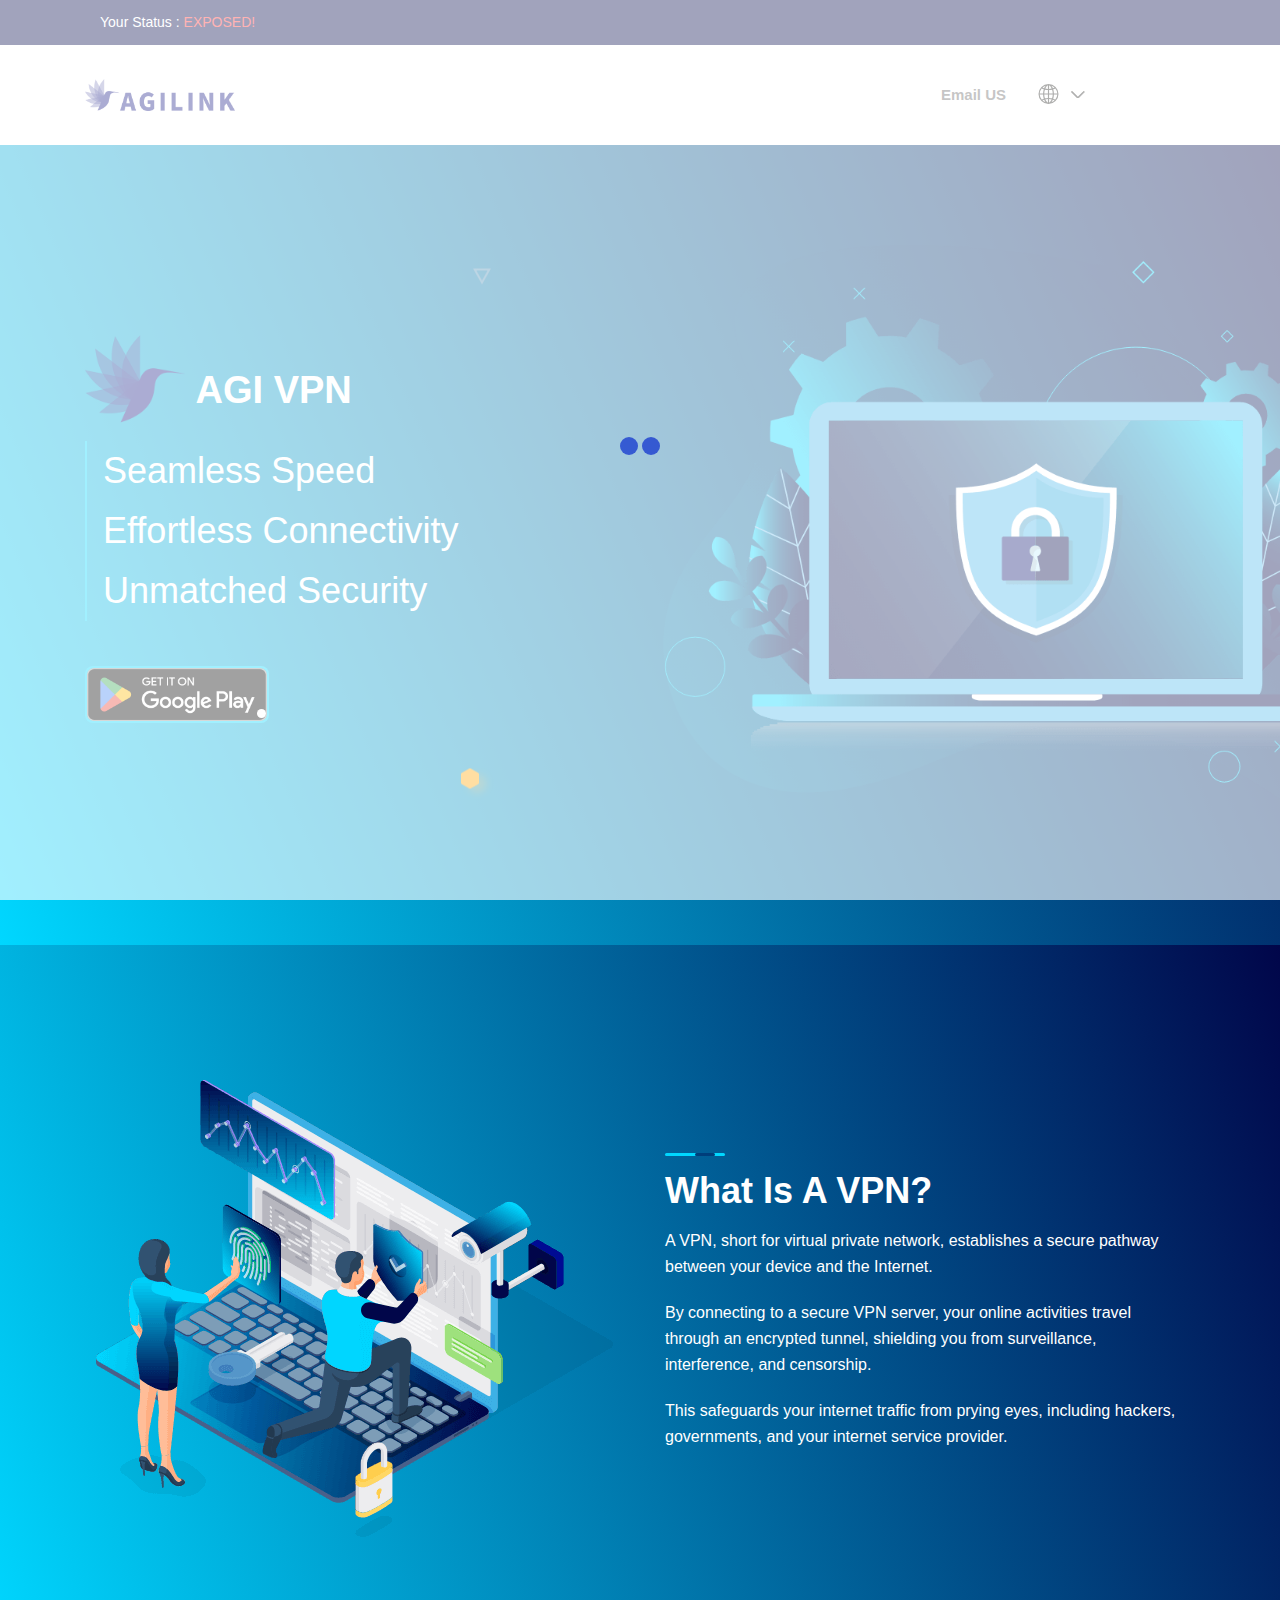
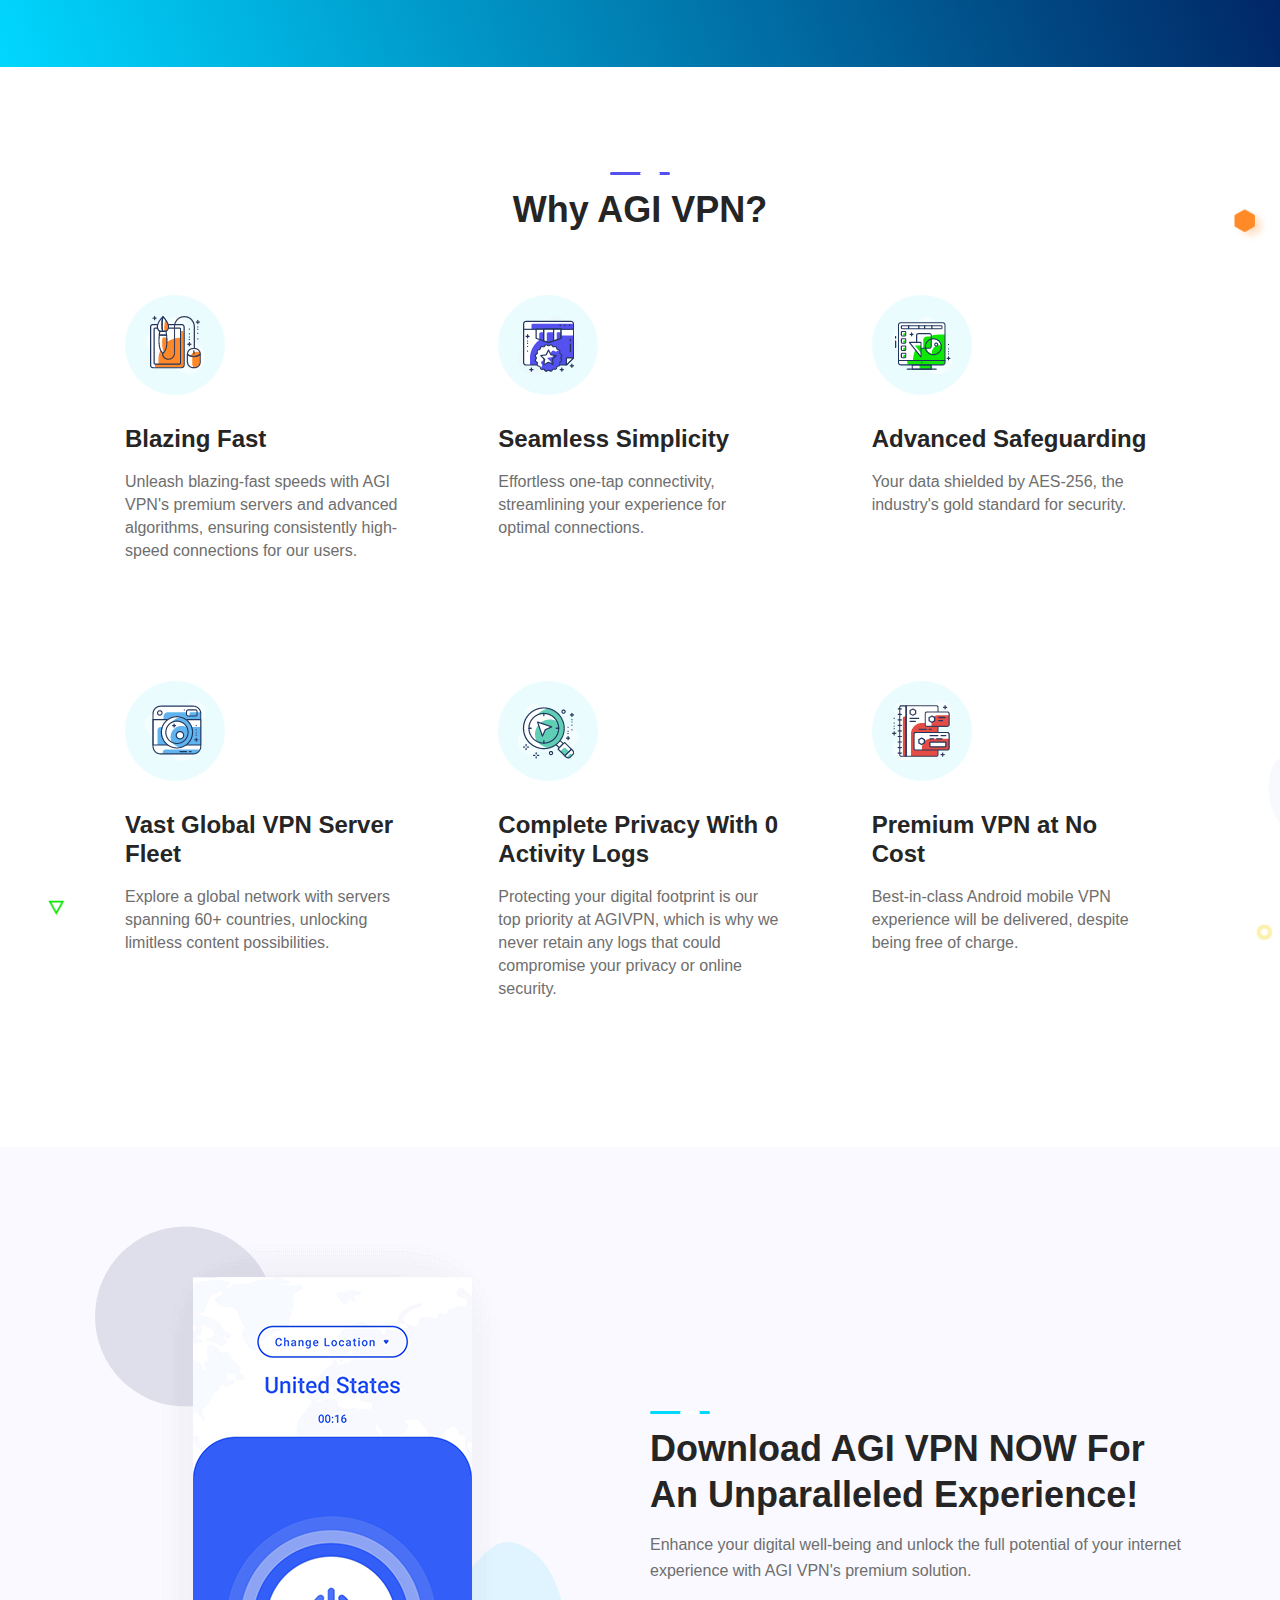
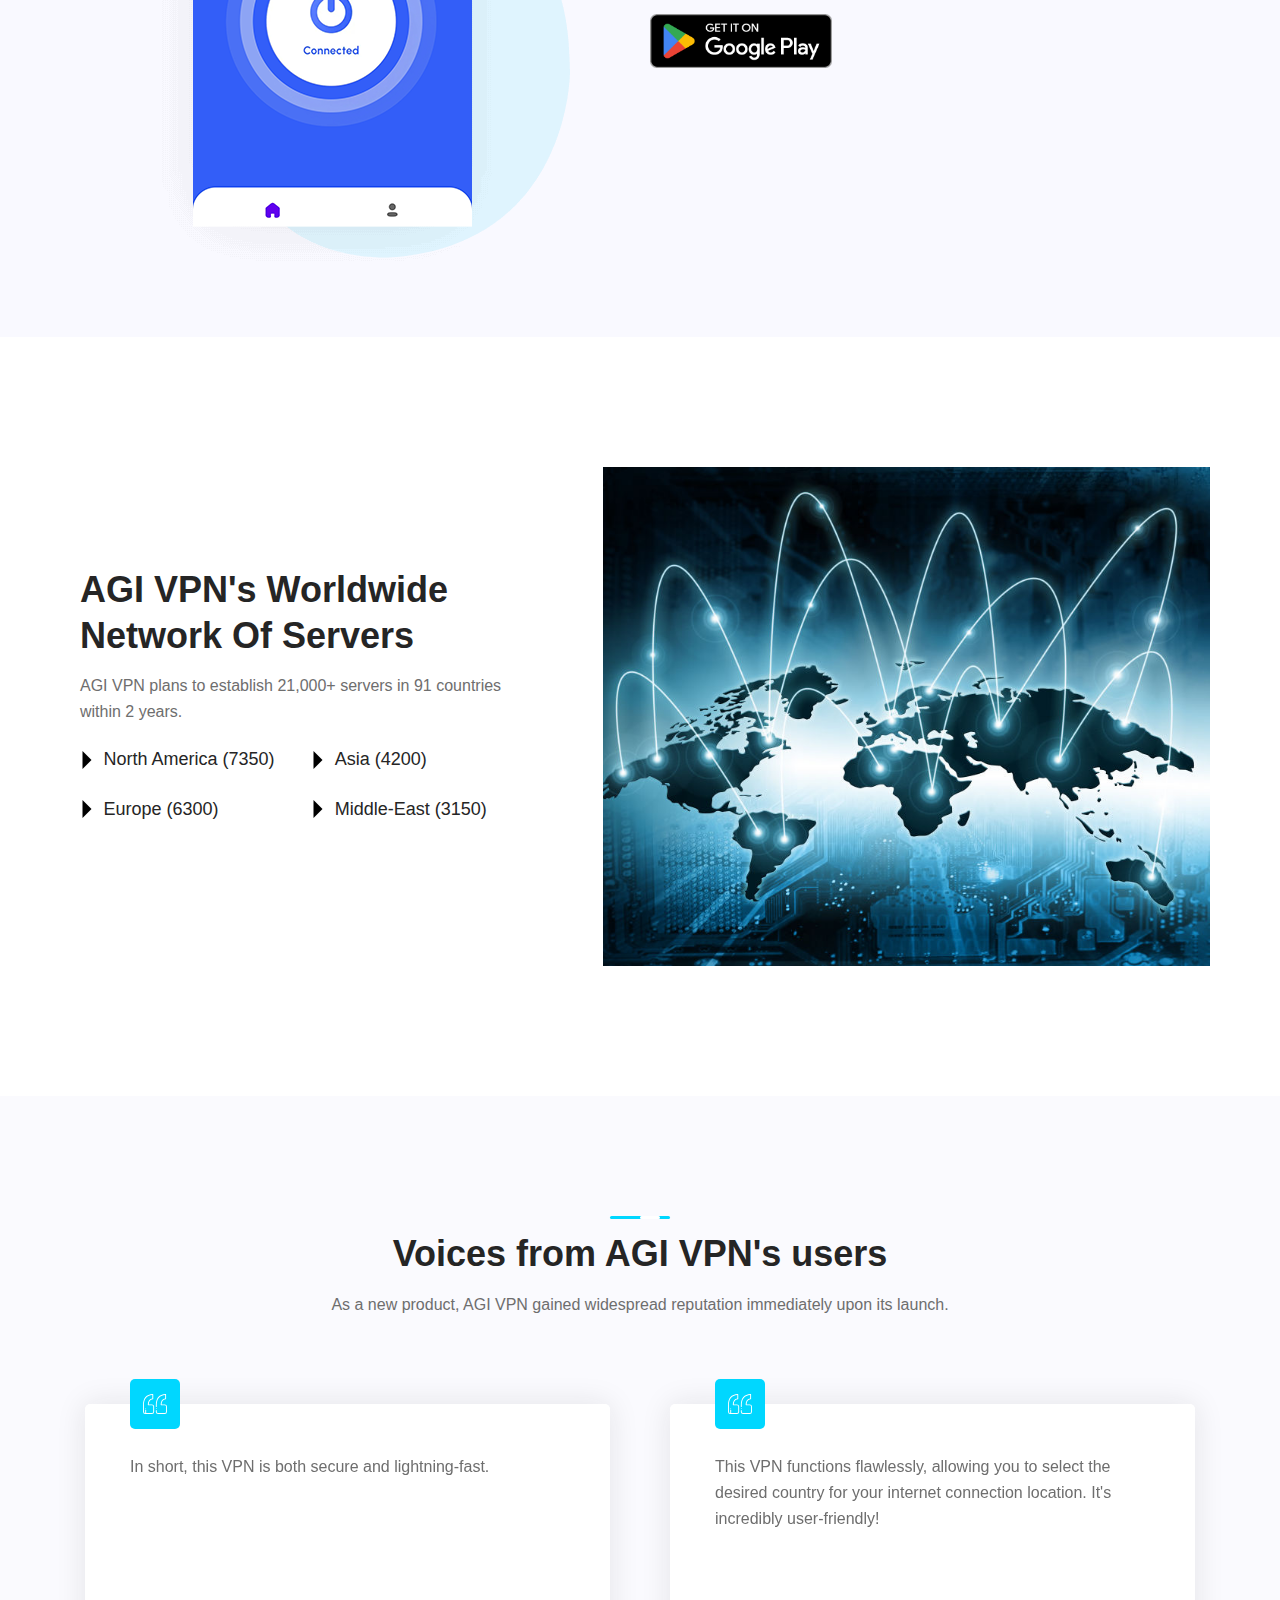
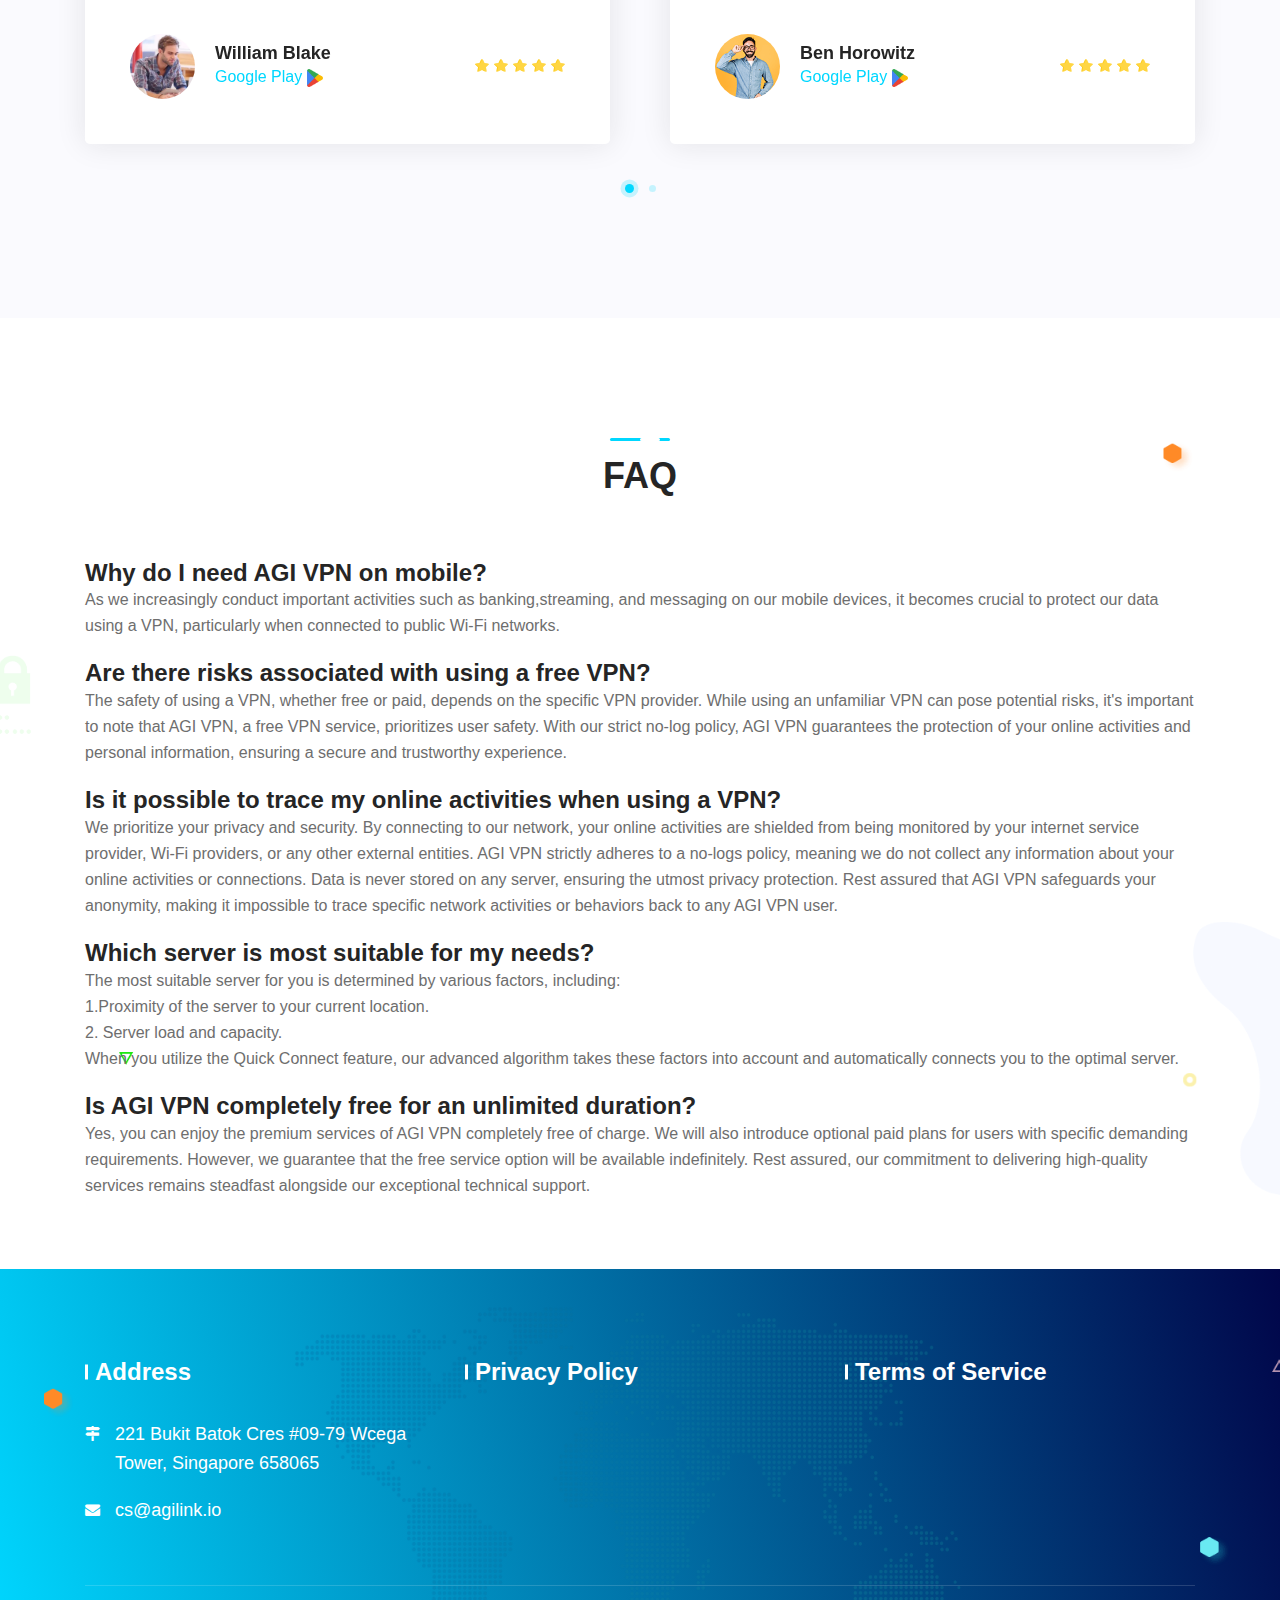
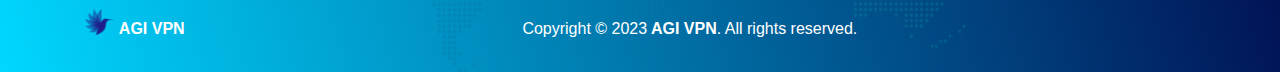
<file: docs/index.html>
<!DOCTYPE html>
<html lang="en-US">

	<head>
		<!-- Meta Data -->
		<meta http-equiv="X-UA-Compatible" content="IE=edge">
		<meta http-equiv="content-type" content="text/html; charset=UTF-8">
		<meta name="viewport" content="width=device-width, initial-scale=1">

		<title>AGILINK</title>
		<link rel="shortcut icon" href="static/images/logo/favicon.png" type="image/x-icon">
		<meta name="robots" content="max-image-preview:large" />
		<link rel="dns-prefetch" href="//maps.googleapis.com" />
		<link rel="dns-prefetch" href="//fonts.googleapis.com" />
		<link rel="dns-prefetch" href="//s.w.org" />

		<link rel="stylesheet" id="wp-block-library-css" href="static/css/style.min.css" type="text/css" media="all" />
		<link rel="stylesheet" id="wc-block-vendors-style-css" href="static/css/vendors-style.css" type="text/css"
			media="all" />
		<link rel="stylesheet" id="wc-block-style-css" href="static/css/style.css" type="text/css" media="all" />
		<link rel="stylesheet" id="contact-form-7-css" href="static/css/styles.css" type="text/css" media="all" />
		<link rel="stylesheet" id="woocommerce-layout-css" href="static/css/woocommerce-layout.css" type="text/css"
			media="all" />
		<link rel="stylesheet" id="woocommerce-smallscreen-css" href="static/css/woocommerce-smallscreen.css"
			type="text/css" media="only screen and (max-width: 768px)" />
		<link rel="stylesheet" id="woocommerce-general-css" href="static/css/woocommerce.css" type="text/css"
			media="all" />

		<link rel="stylesheet" id="bootstrap-css" href="static/css/bootstrap.min.css" type="text/css" media="all" />
		<link rel="stylesheet" id="owl-carousel-css" href="static/css/owl.carousel.min.css" type="text/css"
			media="all" />
		<link rel="stylesheet" id="magnific-popup-css" href="static/css/magnific-popup.css" type="text/css"
			media="all" />
		<link rel="stylesheet" id="dvpn-style-css" href="static/css/style.css" type="text/css" media="all" />
		<link rel="stylesheet" id="dvpn-main-style-css" href="static/css/style.css" type="text/css" media="all" />
		<link rel="stylesheet" id="elementor-icons-css" href="static/css/elementor-icons.min.css" type="text/css"
			media="all" />
		<link rel="stylesheet" id="elementor-frontend-legacy-css" href="static/css/frontend-legacy.min.css"
			type="text/css" media="all" />
		<link rel="stylesheet" id="elementor-frontend-css" href="static/css/frontend.min.css" type="text/css"
			media="all" />
		<link rel="stylesheet" id="swiper-css" href="static/css/swiper.min.css" type="text/css" media="all" />
		<link rel="stylesheet" id="elementor-post-408-css" href="static/css/post-408.css" type="text/css" media="all" />
		<link rel="stylesheet" id="font-awesome-4-shim-css" href="static/css/v4-shims.min.css" type="text/css"
			media="all" />
		<link rel="stylesheet" id="elementor-post-1629-css" href="static/css/post-1629.css" type="text/css"
			media="all" />

		<script type="text/javascript" src="static/js/jquery.min.js" id="jquery-core-js"></script>
		<script type="text/javascript" src="static/js/jquery-migrate.min.js" id="jquery-migrate-js"></script>

		<script type="text/javascript" src="static/js/v4-shims.min.js" id="font-awesome-4-shim-js"></script>
		<meta name="generator" content="WordPress 5.8.7" />
		<meta name="generator" content="WooCommerce 5.5.4" />

		<meta name="framework" content="Redux 4.2.14" /> <noscript>
			<style>
				.woocommerce-product-gallery {
					opacity: 1 !important;
				}
			</style>
		</noscript>
		<meta name="generator"
			content="Elementor 3.11.5; settings: css_print_method-external, google_font-enabled, font_display-auto">
	</head>

	<body
		class="home page-template page-template-template-builder page-template-template-builder-php page page-id-1629 theme-dvpn woocommerce-no-js elementor-default elementor-kit-408 elementor-page elementor-page-1629">
		<!-- Preloader -->
		<div class="preloader">
			<div class="preload-img">
				<div class="spinnerBouncedelay">
					<div class="bounce1"></div>
					<div class="bounce2"></div>
				</div>
			</div>
		</div><!-- End of Preloader --><!-- Header -->
		<header class="header">
			<div data-elementor-type="wp-post" data-elementor-id="1622" class="elementor elementor-1622">
				<div class="elementor-inner">
					<div class="elementor-section-wrap">
						<section
							class="elementor-section elementor-top-section elementor-element elementor-element-3f2a4d6 elementor-section-height-min-height elementor-section-boxed elementor-section-height-default elementor-section-items-middle"
							data-id="3f2a4d6" data-element_type="section"
							data-settings="{&quot;background_background&quot;:&quot;classic&quot;}">
							<div class="elementor-container elementor-column-gap-no">
								<div class="elementor-row">
									<div class="elementor-column elementor-col-100 elementor-top-column elementor-element elementor-element-e21442c"
										data-id="e21442c" data-element_type="column">
										<div class="elementor-column-wrap elementor-element-populated">
											<div class="elementor-widget-wrap">
												<section
													class="elementor-section elementor-inner-section elementor-element elementor-element-84bf68b elementor-section-full_width elementor-section-content-middle elementor-reverse-tablet elementor-reverse-mobile elementor-section-height-default elementor-section-height-default"
													data-id="84bf68b" data-element_type="section">
													<div class="elementor-container elementor-column-gap-no">
														<div class="elementor-row">
															<div class="elementor-column elementor-col-50 elementor-inner-column elementor-element elementor-element-138df39"
																data-id="138df39" data-element_type="column">
																<div
																	class="elementor-column-wrap elementor-element-populated">
																	<div class="elementor-widget-wrap">
																		<div class="elementor-element elementor-element-b53279f elementor-widget elementor-widget-dvpnheadertopbar"
																			data-id="b53279f" data-element_type="widget"
																			data-widget_type="dvpnheadertopbar.default">
																			<div class="elementor-widget-container">
																				<div class="dvpn-header-top">
																					<div
																						class="top-wrapper container d-flex justify-content-lg-start justify-content-md-center justify-content-sm-between flex-column flex-sm-row align-items-center pt-2 pb-2 pt-sm-0 pb-sm-0">
																						<div
																							class="info-bar order-1 order-sm-0">

																							<script
																								type="text/javascript">
																								function getIP(json) {
																									document.write('<span class="ip_address">' + 'Your Ip : ' + json.ip + '</span>' +
																										'<span class="location_address">' + 'Your Location : ' + json.country + '</span>');
																								}
																							</script>
																							<script
																								type="text/javascript"
																								src="https://jsonip.com?callback=getIP">
																							</script>


																							<span class="status">Your
																								Status :
																								<span>EXPOSED!</span></span>



																						</div>
																					</div>
																				</div>
																			</div>
																		</div>
																	</div>
																</div>
															</div>
														</div>
													</div>
												</section>
											</div>
										</div>
									</div>
								</div>
							</div>
						</section>
						<section
							class="elementor-section elementor-top-section elementor-element elementor-element-7bd2376 elementor-section-height-min-height elementor-section-content-middle elementor-hidden-tablet elementor-hidden-phone elementor-section-boxed elementor-section-height-default elementor-section-items-middle"
							data-id="7bd2376" data-element_type="section">
							<div class="elementor-container elementor-column-gap-no">
								<div class="elementor-row">
									<div class="elementor-column elementor-col-100 elementor-top-column elementor-element elementor-element-b8e9885"
										data-id="b8e9885" data-element_type="column">
										<div class="elementor-column-wrap elementor-element-populated">
											<div class="elementor-widget-wrap">
												<section
													class="elementor-section elementor-inner-section elementor-element elementor-element-3b0b25a elementor-section-content-middle elementor-section-boxed elementor-section-height-default elementor-section-height-default"
													data-id="3b0b25a" data-element_type="section">
													<div class="elementor-container elementor-column-gap-no">
														<div class="elementor-row">
															<div class="elementor-column elementor-col-20 elementor-inner-column elementor-element elementor-element-bafdb5f"
																data-id="bafdb5f" data-element_type="column">
																<div
																	class="elementor-column-wrap elementor-element-populated">
																	<div class="elementor-widget-wrap">
																		<div class="elementor-element elementor-element-b2dc43a elementor-widget elementor-widget-image"
																			data-id="b2dc43a" data-element_type="widget"
																			data-widget_type="image.default">
																			<div class="elementor-widget-container">
																				<div class="elementor-image">
																					<a href="">
																						<img width="150"
																							src="static/images/logo/logo.png"
																							class="attachment-large size-large wp-image-1634"
																							alt="" loading="lazy" />
																					</a>
																				</div>
																			</div>
																		</div>
																	</div>
																</div>
															</div>
															<div class="elementor-column elementor-col-20 elementor-inner-column elementor-element elementor-element-7b75bf2"
																data-id="7b75bf2" data-element_type="column">
																<div
																	class="elementor-column-wrap elementor-element-populated">
																	<div class="elementor-widget-wrap">
																		<div class="elementor-element elementor-element-95bae69 elementor-widget elementor-widget-dvpnmenu"
																			data-id="95bae69" data-element_type="widget"
																			data-widget_type="dvpnmenu.default">
																			<div class="elementor-widget-container">
																				<div class="main_dvpn_header d-flex">
																					<div
																						class="main-menu-vertical d-none d-lg-block">
																						<ul id="menu-primary-menu"
																							class="nav dvpn_menu">
																							<li id="menu-item-384"
																								class="menu-item menu-item-type-post_type menu-item-object-page">
																								<a
																									href="mailto:%20cs@agilink.io">Email
																									US<span
																										class="menu-mark"></span></a>
																							</li>
																						</ul>
																					</div>
																				</div>
																			</div>
																		</div>
																	</div>
																</div>
															</div>

															<div class="elementor-column elementor-col-20 elementor-inner-column elementor-element elementor-element-ffcd730"
																data-id="ffcd730" data-element_type="column">
																<div
																	class="elementor-column-wrap elementor-element-populated">
																	<div class="elementor-widget-wrap">
																		<div class="elementor-element elementor-element-b15e2e8 elementor-widget elementor-widget-dvpnheaderflag"
																			data-id="b15e2e8" data-element_type="widget"
																			data-widget_type="dvpnheaderflag.default">
																			<div class="elementor-widget-container">
																				<!-- Language -->
																				<div class="flag-dropdown"><button
																						class="dropdown-btn"
																						data-toggle="dropdown"><svg
																							xmlns="http://www.w3.org/2000/svg"
																							width="25.011"
																							height="25.011"
																							viewBox="0 0 25.011 25.011">
																							<path id="globe"
																								d="M12.506,0A12.506,12.506,0,1,0,25.011,12.506,12.52,12.52,0,0,0,12.506,0Zm-.733,6.138A17.1,17.1,0,0,1,8.5,5.679c.168-.4.351-.782.548-1.145a6.328,6.328,0,0,1,2.724-2.912Zm0,1.467v4.168H7.2A18.416,18.416,0,0,1,8,7.062,18.554,18.554,0,0,0,11.773,7.6Zm0,5.633v4.168A18.554,18.554,0,0,0,8,17.949a18.416,18.416,0,0,1-.8-4.711Zm0,5.635v4.516a6.328,6.328,0,0,1-2.724-2.912c-.2-.363-.38-.746-.548-1.145A17.1,17.1,0,0,1,11.773,18.873Zm1.465,0a17.1,17.1,0,0,1,3.272.459c-.168.4-.351.782-.548,1.145a6.328,6.328,0,0,1-2.724,2.912Zm0-1.467V13.238h4.577a18.416,18.416,0,0,1-.8,4.711A18.554,18.554,0,0,0,13.238,17.406Zm0-5.633V7.6a18.554,18.554,0,0,0,3.777-.543,18.416,18.416,0,0,1,.8,4.711Zm0-5.635V1.622a6.328,6.328,0,0,1,2.724,2.912c.2.363.38.746.548,1.145A17.1,17.1,0,0,1,13.238,6.138Zm4.012-2.3a11.125,11.125,0,0,0-1.186-1.781,11.053,11.053,0,0,1,3.908,2.327,13.847,13.847,0,0,1-2.044.885A14.848,14.848,0,0,0,17.251,3.835Zm-9.49,0a14.847,14.847,0,0,0-.678,1.431,13.867,13.867,0,0,1-2.044-.885A11.053,11.053,0,0,1,8.946,2.054,11.129,11.129,0,0,0,7.761,3.835ZM6.587,6.644a19.624,19.624,0,0,0-.858,5.129H1.49A10.988,10.988,0,0,1,4,5.479,15.073,15.073,0,0,0,6.587,6.644Zm-.858,6.595a19.622,19.622,0,0,0,.858,5.129A15.073,15.073,0,0,0,4,19.532,10.988,10.988,0,0,1,1.49,13.238Zm1.353,6.506a14.847,14.847,0,0,0,.678,1.431,11.138,11.138,0,0,0,1.186,1.781,11.051,11.051,0,0,1-3.908-2.327A13.847,13.847,0,0,1,7.082,19.745Zm10.168,1.431a14.849,14.849,0,0,0,.678-1.431,13.867,13.867,0,0,1,2.044.885,11.053,11.053,0,0,1-3.908,2.327A11.13,11.13,0,0,0,17.251,21.176Zm1.174-2.808a19.624,19.624,0,0,0,.858-5.129h4.238a10.988,10.988,0,0,1-2.506,6.293A15.073,15.073,0,0,0,18.425,18.367Zm.858-6.595a19.623,19.623,0,0,0-.858-5.129,15.073,15.073,0,0,0,2.59-1.164,10.988,10.988,0,0,1,2.506,6.293Zm0,0"
																								fill="#393e5c" />
																						</svg>
																						<img src="static/picture/down-arrow.svg"
																							alt="down arrow"
																							class="arrow svg" /></button>
																					<ul
																						class="dropdown-menu list-unstyled">
																						<li>
																							<div class="gtranslate_wrapper"
																								id="gt-wrapper-22406295">
																							</div>
																						</li>
																					</ul>
																				</div><!-- End Language -->
																			</div>
																		</div>
																	</div>
																</div>
															</div>
															<div class="elementor-column elementor-col-20 elementor-inner-column elementor-element elementor-element-bb33c16"
																data-id="bb33c16" data-element_type="column">
																<div
																	class="elementor-column-wrap elementor-element-populated">
																	<div class="elementor-widget-wrap">
																	</div>
																</div>
															</div>
														</div>
													</div>
												</section>
											</div>
										</div>
									</div>
								</div>
							</div>
						</section>
						<section
							class="elementor-section elementor-top-section elementor-element elementor-element-1fdb897 elementor-section-height-min-height elementor-section-content-middle elementor-hidden-desktop elementor-section-boxed elementor-section-height-default elementor-section-items-middle"
							data-id="1fdb897" data-element_type="section">
							<div class="elementor-container elementor-column-gap-no">
								<div class="elementor-row">
									<div class="elementor-column elementor-col-100 elementor-top-column elementor-element elementor-element-26bffb8"
										data-id="26bffb8" data-element_type="column">
										<div class="elementor-column-wrap elementor-element-populated">
											<div class="elementor-widget-wrap">
												<section
													class="elementor-section elementor-inner-section elementor-element elementor-element-91cb015 elementor-section-content-middle elementor-section-boxed elementor-section-height-default elementor-section-height-default"
													data-id="91cb015" data-element_type="section">
													<div class="elementor-container elementor-column-gap-no">
														<div class="elementor-row">
															<div class="elementor-column elementor-col-20 elementor-inner-column elementor-element elementor-element-0082716"
																data-id="0082716" data-element_type="column">
																<div
																	class="elementor-column-wrap elementor-element-populated">
																	<div class="elementor-widget-wrap">
																		<div class="elementor-element elementor-element-15e7ef0 elementor-widget elementor-widget-image"
																			data-id="15e7ef0" data-element_type="widget"
																			data-widget_type="image.default">
																			<div class="elementor-widget-container">
																				<div class="elementor-image">
																					<a href="#">
																						<img width="150"
																							src="static/images/logo/logo.png"
																							class="attachment-large size-large wp-image-1634"
																							alt="" loading="lazy" />
																					</a>
																				</div>
																			</div>
																		</div>
																	</div>
																</div>
															</div>
															<div class="elementor-column elementor-col-20 elementor-inner-column elementor-element elementor-element-74cf9ac"
																data-id="74cf9ac" data-element_type="column">
																<div
																	class="elementor-column-wrap elementor-element-populated">
																	<div class="elementor-widget-wrap">
																		<div class="elementor-element elementor-element-a71805a elementor-widget elementor-widget-dvpnmobilemenu"
																			data-id="a71805a" data-element_type="widget"
																			data-widget_type="dvpnmobilemenu.default">
																			<div class="elementor-widget-container">
																				<div id="menu-button"
																					class="mobile_menu-button">
																					<span></span>
																				</div>
																				<!-- Mobile Menu -->
																				<div id="mobile_menu"
																					class="offcanvas-panel mobile-menu-panel">
																					<!-- Offcanvas Overlay -->
																					<div class="offcanvas-overlay">
																					</div>
																					<!-- End Offcanvas Overlay --><!-- Panel -->
																					<div class="panel">
																						<!-- Offcanvas Header -->
																						<div
																							class="offcanvas-header d-flex align-items-center justify-content-between">
																							<!-- Offcanvs Logo -->
																							<div
																								class="d-flex align-items-center">
																								<a href="#"><img
																										width="150"
																										src="static/images/logo/logo.png"
																										alt="banner_logo"
																										class="svg" /></a>
																							</div>
																							<!-- End Offcanvs Logo --><!-- Offcanvas Close -->
																							<div
																								class="offcanvas-close">
																								<span></span>
																							</div>
																							<!-- End Offcanvas Close -->
																						</div>
																						<!-- End Offcanvas Header --><!-- Offcanvas Content -->
																						<div class="offcanvas-content">
																							<nav
																								class="mobile_menu offcanvas-menu offcanvas-mobile">
																								<ul id="menu-mobile-menu"
																									class="">
																									<li id="menu-item-1885"
																										class="menu-item menu-item-type-post_type menu-item-object-page menu-item-1885">
																										<a
																											href="mailto:%20cs@agilink.io">Email
																											US</a>
																									</li>
																								</ul>
																							</nav>
																						</div>
																						<!-- End Offcanvas Content -->
																					</div><!-- End Panel -->
																				</div><!-- End Mobile Menu -->
																			</div>
																		</div>
																	</div>
																</div>
															</div>
															<div class="elementor-column elementor-col-20 elementor-inner-column elementor-element elementor-element-638cec8"
																data-id="638cec8" data-element_type="column">
																<div
																	class="elementor-column-wrap elementor-element-populated">
																	<div class="elementor-widget-wrap">
																		<div class="elementor-element elementor-element-e95c68e elementor-widget elementor-widget-dvpnheaderflag"
																			data-id="e95c68e" data-element_type="widget"
																			data-widget_type="dvpnheaderflag.default">
																			<div class="elementor-widget-container">
																				<!-- Language -->
																				<div class="flag-dropdown"><button
																						class="dropdown-btn"
																						data-toggle="dropdown"><svg
																							xmlns="http://www.w3.org/2000/svg"
																							width="25.011"
																							height="25.011"
																							viewBox="0 0 25.011 25.011">
																							<path id="globe_1"
																								d="M12.506,0A12.506,12.506,0,1,0,25.011,12.506,12.52,12.52,0,0,0,12.506,0Zm-.733,6.138A17.1,17.1,0,0,1,8.5,5.679c.168-.4.351-.782.548-1.145a6.328,6.328,0,0,1,2.724-2.912Zm0,1.467v4.168H7.2A18.416,18.416,0,0,1,8,7.062,18.554,18.554,0,0,0,11.773,7.6Zm0,5.633v4.168A18.554,18.554,0,0,0,8,17.949a18.416,18.416,0,0,1-.8-4.711Zm0,5.635v4.516a6.328,6.328,0,0,1-2.724-2.912c-.2-.363-.38-.746-.548-1.145A17.1,17.1,0,0,1,11.773,18.873Zm1.465,0a17.1,17.1,0,0,1,3.272.459c-.168.4-.351.782-.548,1.145a6.328,6.328,0,0,1-2.724,2.912Zm0-1.467V13.238h4.577a18.416,18.416,0,0,1-.8,4.711A18.554,18.554,0,0,0,13.238,17.406Zm0-5.633V7.6a18.554,18.554,0,0,0,3.777-.543,18.416,18.416,0,0,1,.8,4.711Zm0-5.635V1.622a6.328,6.328,0,0,1,2.724,2.912c.2.363.38.746.548,1.145A17.1,17.1,0,0,1,13.238,6.138Zm4.012-2.3a11.125,11.125,0,0,0-1.186-1.781,11.053,11.053,0,0,1,3.908,2.327,13.847,13.847,0,0,1-2.044.885A14.848,14.848,0,0,0,17.251,3.835Zm-9.49,0a14.847,14.847,0,0,0-.678,1.431,13.867,13.867,0,0,1-2.044-.885A11.053,11.053,0,0,1,8.946,2.054,11.129,11.129,0,0,0,7.761,3.835ZM6.587,6.644a19.624,19.624,0,0,0-.858,5.129H1.49A10.988,10.988,0,0,1,4,5.479,15.073,15.073,0,0,0,6.587,6.644Zm-.858,6.595a19.622,19.622,0,0,0,.858,5.129A15.073,15.073,0,0,0,4,19.532,10.988,10.988,0,0,1,1.49,13.238Zm1.353,6.506a14.847,14.847,0,0,0,.678,1.431,11.138,11.138,0,0,0,1.186,1.781,11.051,11.051,0,0,1-3.908-2.327A13.847,13.847,0,0,1,7.082,19.745Zm10.168,1.431a14.849,14.849,0,0,0,.678-1.431,13.867,13.867,0,0,1,2.044.885,11.053,11.053,0,0,1-3.908,2.327A11.13,11.13,0,0,0,17.251,21.176Zm1.174-2.808a19.624,19.624,0,0,0,.858-5.129h4.238a10.988,10.988,0,0,1-2.506,6.293A15.073,15.073,0,0,0,18.425,18.367Zm.858-6.595a19.623,19.623,0,0,0-.858-5.129,15.073,15.073,0,0,0,2.59-1.164,10.988,10.988,0,0,1,2.506,6.293Zm0,0"
																								fill="#393e5c" />
																						</svg>
																						<img src="static/picture/down-arrow.svg"
																							alt="down arrow"
																							class="arrow svg" /></button>
																					<ul
																						class="dropdown-menu list-unstyled">
																						<li>
																							<div class="gtranslate_wrapper"
																								id="gt-wrapper-67519796">
																							</div>
																						</li>
																					</ul>
																				</div><!-- End Language -->
																			</div>
																		</div>
																	</div>
																</div>
															</div>
															<div class="elementor-column elementor-col-20 elementor-inner-column elementor-element elementor-element-6c6dcdc"
																data-id="6c6dcdc" data-element_type="column">
																<div
																	class="elementor-column-wrap elementor-element-populated">
																	<div class="elementor-widget-wrap">
																	</div>
																</div>
															</div>
														</div>
													</div>
												</section>
											</div>
										</div>
									</div>
								</div>
							</div>
						</section>
					</div>
				</div>
			</div>
		</header><!-- End Header -->
		<div class="dvpn-fluid">
			<div class="builder-page-wrapper">
				<div data-elementor-type="wp-page" data-elementor-id="1629" class="elementor elementor-1629">
					<div class="elementor-inner">
						<div class="elementor-section-wrap">
							<section
								class="elementor-section elementor-top-section elementor-element elementor-element-69f77af elementor-section-full_width position-relative banner layer  elementor-section-height-min-height elementor-section-height-default elementor-section-items-middle"
								data-id="69f77af" data-element_type="section"
								data-settings="{&quot;background_background&quot;:&quot;gradient&quot;}">
								<div class="elementor-background-overlay"></div>
								<div class="elementor-container elementor-column-gap-no">
									<div class="elementor-row">
										<div class="elementor-column elementor-col-100 elementor-top-column elementor-element elementor-element-ac318b5"
											data-id="ac318b5" data-element_type="column">
											<div class="elementor-column-wrap elementor-element-populated">
												<div class="elementor-widget-wrap">
													<section
														class="elementor-section elementor-inner-section elementor-element elementor-element-17d84ba elementor-section-content-middle elementor-section-boxed elementor-section-height-default elementor-section-height-default"
														data-id="17d84ba" data-element_type="section">
														<div class="elementor-container elementor-column-gap-no">
															<div class="elementor-row">
																<div class="elementor-column elementor-col-50 elementor-inner-column elementor-element elementor-element-3244151"
																	data-id="3244151" data-element_type="column">
																	<div
																		class="elementor-column-wrap elementor-element-populated">
																		<div class="elementor-widget-wrap">
																			<div class="elementor-element elementor-element-99d2437 elementor-widget elementor-widget-text-editor"
																				data-id="99d2437"
																				data-element_type="widget"
																				data-widget_type="text-editor.default">
																				<div class="elementor-widget-container">
																					<div
																						class="elementor-text-editor elementor-clearfix">
																						<img style="width: 100px; margin-top: -28px;"
																							src="static/images/logo/favicon.png"
																							alt="">
																						<p
																							style="display: inline-block;">
																							AGI VPN</p>
																					</div>
																				</div>
																			</div>

																			<div class="elementor-element elementor-element-35655d5 elementor-widget elementor-widget-text-editor"
																				data-id="35655d5"
																				data-element_type="widget"
																				data-widget_type="text-editor.default">
																				<div class="elementor-widget-container">
																					<div
																						class="elementor-text-editor elementor-clearfix">
																						<p>Seamless Speed <br>
																							Effortless Connectivity <br>
																							Unmatched Security</p>
																					</div>
																				</div>
																			</div>
																			<div class="elementor-element elementor-element-1acb765 elementor-widget elementor-widget-dvpnbuttonwidget"
																				data-id="1acb765"
																				data-element_type="widget"
																				data-widget_type="dvpnbuttonwidget.default">
																				<div class="elementor-widget-container">
																					<div class="button_alignment">
																						<div class="btn-wrap">
																							<span></span><a
																								href="https://play.google.com/store/apps/details?id=free.vpn.unblock.proxy.agivpn"
																								target="_blank"
																								rel="nofollow"
																								class="btn"><img
																									style="width: 180px;"
																									src="static/images/google-play-badge.png"
																									alt="">
																							</a>
																						</div>
																					</div>
																				</div>
																			</div>
																		</div>
																	</div>
																</div>
																<div class="elementor-column elementor-col-50 elementor-inner-column elementor-element elementor-element-6897448"
																	data-id="6897448" data-element_type="column">
																	<div
																		class="elementor-column-wrap elementor-element-populated">
																		<div class="elementor-widget-wrap">
																			<div class="elementor-element elementor-element-4c289d5 elementor-widget elementor-widget-dvpnimage"
																				data-id="4c289d5"
																				data-element_type="widget"
																				data-widget_type="dvpnimage.default">
																				<div class="elementor-widget-container">
																					<div
																						class="image_wrapper img-max-wrapper">
																						<img width="751" height="599"
																							src="static/picture/banner_img_02-1.png"
																							class="attachment-large size-large wp-image-1731"
																							alt="" loading="lazy"
																							sizes="(max-width: 751px) 100vw, 751px" />
																					</div>
																				</div>
																			</div>
																		</div>
																	</div>
																</div>
															</div>
														</div>
													</section>
												</div>
											</div>
										</div>
									</div>
								</div>
							</section>

							<section
								class="elementor-section elementor-top-section elementor-element elementor-element-0932586 layer2 elementor-section-boxed elementor-section-height-default elementor-section-height-default"
								data-id="0932586" data-element_type="section"
								data-settings="{&quot;background_background&quot;:&quot;gradient&quot;}">
								<div class="elementor-background-overlay"></div>
								<div class="elementor-container elementor-column-gap-no">
									<div class="elementor-row">
										<div class="elementor-column elementor-col-100 elementor-top-column elementor-element elementor-element-bad50f4"
											data-id="bad50f4" data-element_type="column">
											<div class="elementor-column-wrap elementor-element-populated">
												<div class="elementor-widget-wrap">
													<section
														class="elementor-section elementor-inner-section elementor-element elementor-element-7f063d9 elementor-section-content-middle elementor-section-boxed elementor-section-height-default elementor-section-height-default"
														data-id="7f063d9" data-element_type="section">
														<div class="elementor-container elementor-column-gap-default">
															<div class="elementor-row">
																<div class="elementor-column elementor-col-50 elementor-inner-column elementor-element elementor-element-025e0b8"
																	data-id="025e0b8" data-element_type="column">
																	<div
																		class="elementor-column-wrap elementor-element-populated">
																		<div class="elementor-widget-wrap">
																			<div class="elementor-element elementor-element-1899b4e elementor-widget elementor-widget-dvpnimage"
																				data-id="1899b4e"
																				data-element_type="widget"
																				data-widget_type="dvpnimage.default">
																				<div class="elementor-widget-container">
																					<div class="image_wrapper "><img
																							width="518" height="457"
																							src="static/picture/about_img.png"
																							class="attachment-large size-large wp-image-1737"
																							alt="" loading="lazy"
																							sizes="(max-width: 518px) 100vw, 518px" />
																					</div>
																				</div>
																			</div>
																		</div>
																	</div>
																</div>
																<div class="elementor-column elementor-col-50 elementor-inner-column elementor-element elementor-element-eab46ab"
																	data-id="eab46ab" data-element_type="column">
																	<div
																		class="elementor-column-wrap elementor-element-populated">
																		<div class="elementor-widget-wrap">
																			<div class="elementor-element elementor-element-7206b85 elementor-widget elementor-widget-dvpnsectiontitle"
																				data-id="7206b85"
																				data-element_type="widget"
																				data-widget_type="dvpnsectiontitle.default">
																				<div class="elementor-widget-container">
																					<!-- Section Title -->
																					<div
																						class="dvpn_section-title text-left title-shape">
																						<h3 class="dvpntitle">What is a
																							VPN?</h3>
																						<p>A VPN, short for virtual
																							private network, establishes
																							a secure pathway between
																							your device and the
																							Internet. </p>
																						<p>By connecting to a secure VPN
																							server, your online
																							activities travel through an
																							encrypted tunnel, shielding
																							you from surveillance,
																							interference, and
																							censorship. </p>
																						<p>This safeguards your internet
																							traffic from prying eyes,
																							including hackers,
																							governments, and your
																							internet service provider.
																						</p>
																					</div><!-- End Section Title -->
																				</div>
																			</div>
																		</div>
																	</div>
																</div>
															</div>
														</div>
													</section>
												</div>
											</div>
										</div>
									</div>
								</div>
							</section>

							<section
								class="elementor-section elementor-top-section elementor-element elementor-element-53b1762 elementor-section-stretched elementor-section-boxed elementor-section-height-default elementor-section-height-default"
								data-id="53b1762" data-element_type="section"
								data-settings="{&quot;stretch_section&quot;:&quot;section-stretched&quot;,&quot;background_background&quot;:&quot;classic&quot;}">
								<div class="elementor-container elementor-column-gap-no">
									<div class="elementor-row">
										<div class="elementor-column elementor-col-100 elementor-top-column elementor-element elementor-element-97c7677"
											data-id="97c7677" data-element_type="column">
											<div class="elementor-column-wrap elementor-element-populated">
												<div class="elementor-widget-wrap">
													<section
														class="elementor-section elementor-inner-section elementor-element elementor-element-cbd6fa1 elementor-section-content-bottom elementor-section-boxed elementor-section-height-default elementor-section-height-default"
														data-id="cbd6fa1" data-element_type="section">
														<div class="elementor-container elementor-column-gap-no">
															<div class="elementor-row">
																<div class="elementor-column elementor-col-100 elementor-inner-column elementor-element elementor-element-3508c2d"
																	data-id="3508c2d" data-element_type="column">
																	<div
																		class="elementor-column-wrap elementor-element-populated">
																		<div class="elementor-widget-wrap">
																			<div class="elementor-element elementor-element-89b8cce elementor-widget elementor-widget-dvpnsectiontitle"
																				data-id="89b8cce"
																				data-element_type="widget"
																				data-widget_type="dvpnsectiontitle.default">
																				<div class="elementor-widget-container">
																					<!-- Section Title -->
																					<div
																						class="dvpn_section-title text-center title-shape">
																						<h3 class="dvpntitle">Why AGI
																							VPN?</h3>

																					</div><!-- End Section Title -->
																				</div>
																			</div>
																		</div>
																	</div>
																</div>
															</div>
														</div>
													</section>
													<section
														class="elementor-section elementor-inner-section elementor-element elementor-element-e4be22b elementor-section-content-middle elementor-section-boxed elementor-section-height-default elementor-section-height-default"
														data-id="e4be22b" data-element_type="section">
														<div class="elementor-container elementor-column-gap-default">
															<div class="elementor-row">
																<div class="elementor-column elementor-col-100 elementor-inner-column elementor-element elementor-element-19e86f3"
																	data-id="19e86f3" data-element_type="column">
																	<div
																		class="elementor-column-wrap elementor-element-populated">
																		<div class="elementor-widget-wrap">

																			<div class="elementor-element elementor-element-cfef715 elementor-widget elementor-widget-dvpnservicewidget"
																				data-id="cfef715"
																				data-element_type="widget"
																				data-widget_type="dvpnservicewidget.default">
																				<div class="elementor-widget-container">
																					<div class="row">
																						<div
																							class="col-lg-4 column col-md-6">
																							<div
																								class="dvpn_single-service-item  text-left">
																								<div class="service-icon d-flex align-items-center justify-content-center"
																									style="background-color:#fff3e9">
																									<img src="static/picture/services_icon1.png"
																										alt="services_icon1"
																										class="normal-img svg" /><img
																										src="static/picture/services_icon1.png"
																										alt="services_icon1"
																										class="hover-img svg" />
																								</div>
																								<div
																									class="service-content">
																									<h4><a>Blazing
																											Fast</a>
																									</h4>
																									<p>Unleash
																										blazing-fast
																										speeds with AGI
																										VPN's premium
																										servers and
																										advanced
																										algorithms,
																										ensuring
																										consistently
																										high-speed
																										connections for
																										our users.</p>
																								</div>
																							</div>
																						</div>
																						<div
																							class="col-lg-4 column col-md-6">
																							<div
																								class="dvpn_single-service-item  text-left">
																								<div class="service-icon d-flex align-items-center justify-content-center"
																									style="background-color:#fff3e9">
																									<img src="static/picture/services_icon2.png"
																										alt="services_icon1"
																										class="normal-img svg" /><img
																										src="static/picture/services_icon2.png"
																										alt="services_icon1"
																										class="hover-img svg" />
																								</div>
																								<div
																									class="service-content">
																									<h4><a>Seamless
																											Simplicity</a>
																									</h4>
																									<p>Effortless
																										one-tap
																										connectivity,
																										streamlining
																										your experience
																										for optimal
																										connections.</p>
																								</div>
																							</div>
																						</div>
																						<div
																							class="col-lg-4 column col-md-6">
																							<div
																								class="dvpn_single-service-item  text-left">
																								<div class="service-icon d-flex align-items-center justify-content-center"
																									style="background-color:#fff3e9">
																									<img src="static/picture/services_icon3.png"
																										alt="services_icon1"
																										class="normal-img svg" /><img
																										src="static/picture/services_icon3.png"
																										alt="services_icon1"
																										class="hover-img svg" />
																								</div>
																								<div
																									class="service-content">
																									<h4><a>Advanced
																											Safeguarding</a>
																									</h4>
																									<p>Your data
																										shielded by
																										AES-256, the
																										industry's gold
																										standard for
																										security.</p>
																								</div>
																							</div>
																						</div>
																						<div
																							class="col-lg-4 column col-md-6">
																							<div
																								class="dvpn_single-service-item  text-left">
																								<div class="service-icon d-flex align-items-center justify-content-center"
																									style="background-color:#fff3e9">
																									<img src="static/picture/services_icon4.png"
																										alt="services_icon1"
																										class="normal-img svg" /><img
																										src="static/picture/services_icon4.png"
																										alt="services_icon1"
																										class="hover-img svg" />
																								</div>
																								<div
																									class="service-content">
																									<h4><a>Vast Global
																											VPN Server
																											Fleet</a>
																									</h4>
																									<p>Explore a global
																										network with
																										servers spanning
																										60+ countries,
																										unlocking
																										limitless
																										content
																										possibilities.
																									</p>
																								</div>
																							</div>
																						</div>
																						<div
																							class="col-lg-4 column col-md-6">
																							<div
																								class="dvpn_single-service-item  text-left">
																								<div class="service-icon d-flex align-items-center justify-content-center"
																									style="background-color:#fff3e9">
																									<img src="static/picture/services_icon6.png"
																										alt="services_icon1"
																										class="normal-img svg" /><img
																										src="static/picture/services_icon6.png"
																										alt="services_icon1"
																										class="hover-img svg" />
																								</div>
																								<div
																									class="service-content">
																									<h4><a>Complete
																											Privacy With
																											0 Activity
																											Logs</a>
																									</h4>
																									<p>Protecting your
																										digital
																										footprint is our
																										top priority at
																										AGIVPN, which is
																										why we never
																										retain any logs
																										that could
																										compromise your
																										privacy or
																										online security.
																									</p>
																								</div>
																							</div>
																						</div>
																						<div
																							class="col-lg-4 column col-md-6">
																							<div
																								class="dvpn_single-service-item  text-left">
																								<div class="service-icon d-flex align-items-center justify-content-center"
																									style="background-color:#fff3e9">
																									<img src="static/picture/services_icon15.png"
																										alt="services_icon1"
																										class="normal-img svg" /><img
																										src="static/picture/services_icon15.png"
																										alt="services_icon1"
																										class="hover-img svg" />
																								</div>
																								<div
																									class="service-content">
																									<h4><a>Premium VPN
																											at No
																											Cost</a>
																									</h4>
																									<p>Best-in-class
																										Android mobile
																										VPN experience
																										will be
																										delivered,
																										despite being
																										free of charge.
																									</p>
																								</div>
																							</div>
																						</div>
																					</div>
																				</div>
																			</div>
																		</div>
																	</div>
																</div>
															</div>
														</div>
													</section>
												</div>
											</div>
										</div>
									</div>
								</div>
							</section>

							<section
								class="elementor-section elementor-top-section elementor-element elementor-element-971f77d elementor-section-boxed elementor-section-height-default elementor-section-height-default"
								data-id="971f77d" data-element_type="section"
								data-settings="{&quot;background_background&quot;:&quot;classic&quot;}">
								<div class="elementor-container elementor-column-gap-no">
									<div class="elementor-row">
										<div class="elementor-column elementor-col-100 elementor-top-column elementor-element elementor-element-880c3f5"
											data-id="880c3f5" data-element_type="column">
											<div class="elementor-column-wrap elementor-element-populated">
												<div class="elementor-widget-wrap">
													<section
														class="elementor-section elementor-inner-section elementor-element elementor-element-ce36aba elementor-section-content-middle elementor-section-boxed elementor-section-height-default elementor-section-height-default"
														data-id="ce36aba" data-element_type="section">
														<div class="elementor-container elementor-column-gap-default">
															<div class="elementor-row">
																<div class="elementor-column elementor-col-50 elementor-inner-column elementor-element elementor-element-f5ee7b6"
																	data-id="f5ee7b6" data-element_type="column">
																	<div
																		class="elementor-column-wrap elementor-element-populated">
																		<div class="elementor-widget-wrap">
																			<div class="elementor-element elementor-element-ce1455e elementor-widget elementor-widget-dvpnimage"
																				data-id="ce1455e"
																				data-element_type="widget"
																				data-widget_type="dvpnimage.default">
																				<div class="elementor-widget-container">
																					<div class="image_wrapper "><img
																							width="475" height="710"
																							src="static/images/download_img.png"
																							class="attachment-large size-large wp-image-1751"
																							alt="" loading="lazy"
																							sizes="(max-width: 475px) 100vw, 475px" />
																					</div>
																				</div>
																			</div>
																		</div>
																	</div>
																</div>
																<div class="elementor-column elementor-col-50 elementor-inner-column elementor-element elementor-element-0d8146a"
																	data-id="0d8146a" data-element_type="column">
																	<div
																		class="elementor-column-wrap elementor-element-populated">
																		<div class="elementor-widget-wrap">
																			<div class="elementor-element elementor-element-ee9eb47 elementor-widget elementor-widget-dvpnsectiontitle"
																				data-id="ee9eb47"
																				data-element_type="widget"
																				data-widget_type="dvpnsectiontitle.default">
																				<div class="elementor-widget-container">
																					<div
																						class="dvpn_section-title text-left title-shape">
																						<h3 class="dvpntitle">Download
																							AGI VPN NOW for an
																							unparalleled experience!
																						</h3>
																						<p>Enhance your digital
																							well-being and unlock the
																							full potential of your
																							internet experience with AGI
																							VPN's premium solution.</p>
																					</div>
																				</div>
																			</div>
																			<section
																				class="elementor-section elementor-inner-section elementor-element elementor-element-f8ef919 elementor-section-content-middle elementor-section-boxed elementor-section-height-default elementor-section-height-default"
																				data-id="f8ef919"
																				data-element_type="section">
																				<div
																					class="elementor-container elementor-column-gap-no">
																					<div class="elementor-row">
																						<div class="elementor-column elementor-col-50 elementor-inner-column elementor-element elementor-element-71640d0"
																							data-id="71640d0"
																							data-element_type="column">
																							<div
																								class="elementor-column-wrap elementor-element-populated">
																								<div
																									class="elementor-widget-wrap">
																									<div class="elementor-element elementor-element-c7de41c elementor-widget elementor-widget-image"
																										data-id="c7de41c"
																										data-element_type="widget"
																										data-widget_type="image.default">
																										<div
																											class="elementor-widget-container">
																											<div
																												class="elementor-image">
																												<a target="_blank"
																													href="https://play.google.com/store/apps/details?id=free.vpn.unblock.proxy.agivpn">
																													<img width="182"
																														height="60"
																														src="static/images/google-play-badge.png"
																														class="attachment-full size-full wp-image-1754"
																														alt=""
																														loading="lazy" />
																												</a>
																											</div>
																										</div>
																									</div>
																								</div>
																							</div>
																						</div>
																					</div>
																				</div>
																			</section>
																		</div>
																	</div>
																</div>
															</div>
														</div>
													</section>
												</div>
											</div>
										</div>
									</div>
								</div>
							</section>
							<section
								class="elementor-section elementor-top-section elementor-element elementor-element-528be99 elementor-section-boxed elementor-section-height-default elementor-section-height-default"
								data-id="528be99" data-element_type="section"
								data-settings="{&quot;background_background&quot;:&quot;classic&quot;}">
								<div class="elementor-container elementor-column-gap-no">
									<div class="elementor-row">
										<div class="elementor-column elementor-col-100 elementor-top-column elementor-element elementor-element-73a9395"
											data-id="73a9395" data-element_type="column">
											<div class="elementor-column-wrap elementor-element-populated">
												<div class="elementor-widget-wrap">
													<section
														class="elementor-section elementor-inner-section elementor-element elementor-element-f55597e elementor-section-boxed elementor-section-height-default elementor-section-height-default"
														data-id="f55597e" data-element_type="section">
														<div class="elementor-container elementor-column-gap-default">
															<div class="elementor-row">
																<div class="elementor-column elementor-col-50 elementor-inner-column elementor-element elementor-element-89a8276"
																	data-id="89a8276" data-element_type="column">
																	<div
																		class="elementor-column-wrap elementor-element-populated">
																		<div class="elementor-widget-wrap">
																			<div class="elementor-element elementor-element-89ebee3 elementor-widget elementor-widget-dvpnsectiontitle"
																				data-id="89ebee3"
																				data-element_type="widget"
																				data-widget_type="dvpnsectiontitle.default">
																				<div class="elementor-widget-container">
																					<!-- Section Title -->
																					<div style="margin-top: 100px;"
																						class="dvpn_section-title text-left">
																						<h3 class="dvpntitle">AGI VPN's
																							Worldwide Network of Servers
																						</h3>
																						<p>AGI VPN plans to establish
																							21,000+ servers in 91
																							countries within 2 years.
																						</p>
																					</div><!-- End Section Title -->
																				</div>
																			</div>
																			<section
																				class="elementor-section elementor-inner-section elementor-element elementor-element-1f2d13d elementor-section-boxed elementor-section-height-default elementor-section-height-default"
																				data-id="1f2d13d"
																				data-element_type="section">
																				<div
																					class="elementor-container elementor-column-gap-no">
																					<div class="elementor-row">
																						<div class="elementor-column elementor-col-50 elementor-inner-column elementor-element elementor-element-8a295c3"
																							data-id="8a295c3"
																							data-element_type="column">
																							<div
																								class="elementor-column-wrap elementor-element-populated">
																								<div
																									class="elementor-widget-wrap">
																									<div class="elementor-element elementor-element-2b96f65 elementor-align-left elementor-icon-list--layout-traditional elementor-list-item-link-full_width elementor-widget elementor-widget-icon-list"
																										data-id="2b96f65"
																										data-element_type="widget"
																										data-widget_type="icon-list.default">
																										<div
																											class="elementor-widget-container">
																											<ul
																												class="elementor-icon-list-items">
																												<li
																													class="elementor-icon-list-item">
																													<span
																														class="elementor-icon-list-icon">
																														<svg xmlns="http://www.w3.org/2000/svg"
																															width="7"
																															height="14"
																															viewBox="0 0 7 14">
																															<g
																																transform="translate(-53.333 14) rotate(-90)">
																																<g
																																	transform="translate(0 53.333)">
																																	<path
																																		d="M0,53.333l7,7,7-7Z"
																																		transform="translate(0 -53.333)">
																																	</path>
																																</g>
																															</g>
																														</svg>
																													</span>
																													<span
																														class="elementor-icon-list-text">North
																														America
																														(7350)</span>
																												</li>
																												<li
																													class="elementor-icon-list-item">
																													<span
																														class="elementor-icon-list-icon">
																														<svg xmlns="http://www.w3.org/2000/svg"
																															width="7"
																															height="14"
																															viewBox="0 0 7 14">
																															<g
																																transform="translate(-53.333 14) rotate(-90)">
																																<g
																																	transform="translate(0 53.333)">
																																	<path
																																		d="M0,53.333l7,7,7-7Z"
																																		transform="translate(0 -53.333)">
																																	</path>
																																</g>
																															</g>
																														</svg>
																													</span>
																													<span
																														class="elementor-icon-list-text">Europe
																														(6300)</span>
																												</li>
																											</ul>
																										</div>
																									</div>
																								</div>
																							</div>
																						</div>
																						<div class="elementor-column elementor-col-50 elementor-inner-column elementor-element elementor-element-ed1000f"
																							data-id="ed1000f"
																							data-element_type="column">
																							<div
																								class="elementor-column-wrap elementor-element-populated">
																								<div
																									class="elementor-widget-wrap">
																									<div class="elementor-element elementor-element-97ae587 elementor-align-left elementor-icon-list--layout-traditional elementor-list-item-link-full_width elementor-widget elementor-widget-icon-list"
																										data-id="97ae587"
																										data-element_type="widget"
																										data-widget_type="icon-list.default">
																										<div
																											class="elementor-widget-container">
																											<ul
																												class="elementor-icon-list-items">
																												<li
																													class="elementor-icon-list-item">
																													<span
																														class="elementor-icon-list-icon">
																														<svg xmlns="http://www.w3.org/2000/svg"
																															width="7"
																															height="14"
																															viewBox="0 0 7 14">
																															<g
																																transform="translate(-53.333 14) rotate(-90)">
																																<g
																																	transform="translate(0 53.333)">
																																	<path
																																		d="M0,53.333l7,7,7-7Z"
																																		transform="translate(0 -53.333)">
																																	</path>
																																</g>
																															</g>
																														</svg>
																													</span>
																													<span
																														class="elementor-icon-list-text">Asia
																														(4200)</span>
																												</li>
																												<li
																													class="elementor-icon-list-item">
																													<span
																														class="elementor-icon-list-icon">
																														<svg xmlns="http://www.w3.org/2000/svg"
																															width="7"
																															height="14"
																															viewBox="0 0 7 14">
																															<g
																																transform="translate(-53.333 14) rotate(-90)">
																																<g
																																	transform="translate(0 53.333)">
																																	<path
																																		d="M0,53.333l7,7,7-7Z"
																																		transform="translate(0 -53.333)">
																																	</path>
																																</g>
																															</g>
																														</svg>
																													</span>
																													<span
																														class="elementor-icon-list-text">Middle-East
																														(3150)</span>
																												</li>
																											</ul>
																										</div>
																									</div>
																								</div>
																							</div>
																						</div>
																					</div>
																				</div>
																			</section>

																		</div>
																	</div>
																</div>
																<div class="elementor-column elementor-col-50 elementor-inner-column elementor-element elementor-element-cc3d593"
																	data-id="cc3d593" data-element_type="column">
																	<div
																		class="elementor-column-wrap elementor-element-populated">
																		<div class="elementor-widget-wrap">
																			<div class="elementor-element elementor-element-8ec14fc elementor-widget elementor-widget-dvpnlocationmap"
																				data-id="8ec14fc"
																				data-element_type="widget"
																				data-widget_type="dvpnlocationmap.default">
																				<div class="elementor-widget-container">
																					<div class="dvpn_map-img"><img style="width: 100%;"
																							src="static/picture/map_image.jpg"
																							alt="map_image" />
																						<!-- <div class="l_info l_info1">
																							<span
																								class="circle-ball"></span>
																							<div
																								class="info-box text-center">
																								<h3>North America</h3>
																								<span>(7350)</span>
																							</div>
																						</div>
																						
																						<div class="l_info l_info2">
																							<span
																								class="circle-ball"></span>
																							<div
																								class="info-box text-center">
																								<h3>Europe</h3>
																								<span>(6300)</span>
																							</div>
																						</div>

																						<div
																							class="l_info l_info4 active">
																							<span
																								class="circle-ball"></span>
																							<div
																								class="info-box text-center">
																								<h3>Asia</h3>
																								<span>(4200)</span>
																							</div>
																						</div>

																						<div class="l_info l_info6">
																							<span
																								class="circle-ball"></span>
																							<div
																								class="info-box text-center">
																								<h3>Middle-East</h3>
																								<span>(3150)</span>
																							</div>
																						</div> -->
																						
																					</div>
																				</div>
																			</div>
																		</div>
																	</div>
																</div>
															</div>
														</div>
													</section>
												</div>
											</div>
										</div>
									</div>
								</div>
							</section>
							<section
								class="elementor-section elementor-top-section elementor-element elementor-element-7cda052 elementor-section-boxed elementor-section-height-default elementor-section-height-default"
								data-id="7cda052" data-element_type="section"
								data-settings="{&quot;background_background&quot;:&quot;classic&quot;}">
								<div class="elementor-container elementor-column-gap-no">
									<div class="elementor-row">
										<div class="elementor-column elementor-col-100 elementor-top-column elementor-element elementor-element-2584ea5"
											data-id="2584ea5" data-element_type="column">
											<div class="elementor-column-wrap elementor-element-populated">
												<div class="elementor-widget-wrap">
													<section
														class="elementor-section elementor-inner-section elementor-element elementor-element-0f4ad6a elementor-section-content-bottom elementor-section-boxed elementor-section-height-default elementor-section-height-default"
														data-id="0f4ad6a" data-element_type="section">
														<div class="elementor-container elementor-column-gap-no">
															<div class="elementor-row">
																<div class="elementor-column elementor-col-100 elementor-inner-column elementor-element elementor-element-29dfa80"
																	data-id="29dfa80" data-element_type="column">
																	<div
																		class="elementor-column-wrap elementor-element-populated">
																		<div class="elementor-widget-wrap">
																			<div class="elementor-element elementor-element-782036b elementor-widget elementor-widget-dvpnsectiontitle"
																				data-id="782036b"
																				data-element_type="widget"
																				data-widget_type="dvpnsectiontitle.default">
																				<div class="elementor-widget-container">
																					<!-- Section Title -->
																					<div
																						class="dvpn_section-title text-center title-shape">
																						<h3 class="dvpntitle">Voices
																							from AGI VPN's users</h3>
																						<p>As a new product, AGI VPN
																							gained widespread reputation
																							immediately upon its launch.
																						</p>
																					</div><!-- End Section Title -->
																				</div>
																			</div>
																		</div>
																	</div>
																</div>
															</div>
														</div>
													</section>
													<section
														class="elementor-section elementor-inner-section elementor-element elementor-element-21fabce elementor-section-content-bottom elementor-section-boxed elementor-section-height-default elementor-section-height-default"
														data-id="21fabce" data-element_type="section">
														<div class="elementor-container elementor-column-gap-no">
															<div class="elementor-row">
																<div class="elementor-column elementor-col-100 elementor-inner-column elementor-element elementor-element-34ce8ed"
																	data-id="34ce8ed" data-element_type="column">
																	<div
																		class="elementor-column-wrap elementor-element-populated">
																		<div class="elementor-widget-wrap">
																			<div class="elementor-element elementor-element-63dca0e elementor-widget elementor-widget-dvpntestimonialwidget"
																				data-id="63dca0e"
																				data-element_type="widget"
																				data-widget_type="dvpntestimonialwidget.default">
																				<div class="elementor-widget-container">
																					<!-- Start Review Slider -->
																					<div
																						class="dvpn_review-slider-wrapper">
																						<div data-owl-loop="true"
																							data-owl-nav="false"
																							data-owl-dots="true"
																							data-owl-autoplay="false"
																							data-mi="1" data-ti="1"
																							data-di="2"
																							data-owl-items="2"
																							data-owl-margin="60"
																							class="dvpn_review-slider owl-carousel">
																							<!-- Start Single Review -->
																							<div
																								class="dvpn_single-review">
																								<!-- Quote -->
																								<div
																									class="quote d-inline-flex align-items-center justify-content-center">
																									<img src="static/picture/quote.svg"
																										alt="quote"
																										class="svg" />
																								</div><!-- End Quote -->
																								<div
																									class="review-content">
																									<p>
																										In short, this
																										VPN is both
																										secure and
																										lightning-fast.
																									</p>
																								</div>
																								<div
																									class="d-flex align-items-center justify-content-between">
																									<div
																										class="media review-info align-items-center">
																										<div
																											class="reviewer-img">
																											<img src="static/picture/WechatIMG72.jpg"
																												alt="testimonial_1 2" />
																										</div>
																										<div
																											class="reviewer-name">
																											<h4>William
																												Blake
																											</h4>
																											<span>Google
																												Play
																												<img style="width: 16px; display: inline-block;"
																													src="static/images/google-play-logo-png.png"
																													alt=""></span>
																										</div>
																									</div>
																									<div class="rating">
																										<i
																											class="fa fa-star"></i><i
																											class="fa fa-star"></i><i
																											class="fa fa-star"></i><i
																											class="fa fa-star"></i><i
																											class="fa fa-star"></i>
																									</div>
																								</div>
																							</div>
																							<div
																								class="dvpn_single-review">
																								<!-- Quote -->
																								<div
																									class="quote d-inline-flex align-items-center justify-content-center">
																									<img src="static/picture/quote.svg"
																										alt="quote"
																										class="svg" />
																								</div><!-- End Quote -->
																								<div
																									class="review-content">
																									<p>
																										This VPN
																										functions
																										flawlessly,
																										allowing you to
																										select the
																										desired country
																										for your
																										internet
																										connection
																										location. It's
																										incredibly
																										user-friendly!
																									</p>
																								</div>
																								<div
																									class="d-flex align-items-center justify-content-between">
																									<div
																										class="media review-info align-items-center">
																										<div
																											class="reviewer-img">
																											<img src="static/picture/testimonial_2-1.png"
																												alt="testimonial_2 1" />
																										</div>
																										<div
																											class="reviewer-name">
																											<h4>Ben
																												Horowitz
																											</h4>
																											<span>Google
																												Play
																												<img style="width: 16px; display: inline-block;"
																													src="static/images/google-play-logo-png.png"
																													alt=""></span>
																										</div>
																									</div>
																									<div class="rating">
																										<i
																											class="fa fa-star"></i><i
																											class="fa fa-star"></i><i
																											class="fa fa-star"></i><i
																											class="fa fa-star"></i><i
																											class="fa fa-star"></i>
																									</div>
																								</div>
																							</div>
																							<div
																								class="dvpn_single-review">
																								<!-- Quote -->
																								<div
																									class="quote d-inline-flex align-items-center justify-content-center">
																									<img src="static/picture/quote.svg"
																										alt="quote"
																										class="svg" />
																								</div><!-- End Quote -->
																								<div
																									class="review-content">
																									<p line-height:
																										20px;">
																										This VPN stands
																										out as one of
																										the finest I've
																										experienced.
																										Connecting is
																										effortless, and
																										the speed is
																										exceptionally
																										fast. An
																										extensive range
																										of countries is
																										also accessible.
																										The user
																										interface is
																										clean and
																										visually
																										appealing. The
																										connection speed
																										remains steady,
																										with only
																										occasional minor
																										fluctuations. I
																										highly recommend
																										its use.</p>
																								</div>
																								<div
																									class="d-flex align-items-center justify-content-between">
																									<div
																										class="media review-info align-items-center">
																										<div
																											class="reviewer-img">
																											<img src="static/picture/testimonial_3-1.jpg"
																												alt="testimonial_3 1" />
																										</div>
																										<div
																											class="reviewer-name">
																											<h4>John
																												Abrahum
																											</h4>
																											<span>Google
																												Play
																												<img style="width: 16px; display: inline-block;"
																													src="static/images/google-play-logo-png.png"
																													alt=""></span>
																										</div>
																									</div>
																									<div class="rating">
																										<i
																											class="fa fa-star"></i><i
																											class="fa fa-star"></i><i
																											class="fa fa-star"></i><i
																											class="fa fa-star"></i><i
																											class="fa fa-star"></i>
																									</div>
																								</div>
																							</div>
																							<div
																								class="dvpn_single-review">
																								<!-- Quote -->
																								<div
																									class="quote d-inline-flex align-items-center justify-content-center">
																									<img src="static/picture/quote.svg"
																										alt="quote"
																										class="svg" />
																								</div><!-- End Quote -->
																								<div
																									class="review-content">
																									<p>
																										I'm really into
																										this app, it
																										makes social
																										media stuff a
																										breeze.
																										Definitely
																										giving you guys
																										a solid five
																										stars.</p>
																								</div>
																								<div
																									class="d-flex align-items-center justify-content-between">
																									<div
																										class="media review-info align-items-center">
																										<div
																											class="reviewer-img">
																											<img src="static/picture/testimonial_1-2.jpg"
																												alt="testimonial_1 2" />
																										</div>
																										<div
																											class="reviewer-name">
																											<h4>Matia
																												Paul
																											</h4>
																											<span>Google
																												Play
																												<img style="width: 16px; display: inline-block;"
																													src="static/images/google-play-logo-png.png"
																													alt=""></span>
																										</div>
																									</div>
																									<div class="rating">
																										<i
																											class="fa fa-star"></i><i
																											class="fa fa-star"></i><i
																											class="fa fa-star"></i><i
																											class="fa fa-star"></i><i
																											class="fa fa-star"></i>
																									</div>
																								</div>
																							</div>

																						</div>
																					</div><!-- End of Review Slider -->
																				</div>
																			</div>
																		</div>
																	</div>
																</div>
															</div>
														</div>
													</section>
												</div>
											</div>
										</div>
									</div>
								</div>
							</section>
							<section
								class="elementor-section elementor-top-section elementor-element elementor-element-53b1762 elementor-section-stretched elementor-section-boxed elementor-section-height-default elementor-section-height-default"
								data-id="7cda052" data-element_type="section"
								data-settings="{&quot;background_background&quot;:&quot;classic&quot;}">
								<div class="elementor-container elementor-column-gap-no">
									<div class="elementor-row">
										<div class="elementor-column elementor-col-100 elementor-top-column elementor-element elementor-element-2584ea5"
											data-id="2584ea5" data-element_type="column">
											<div class="elementor-column-wrap elementor-element-populated">
												<div class="elementor-widget-wrap">
													<section
														class="elementor-section elementor-inner-section elementor-element elementor-element-0f4ad6a elementor-section-content-bottom elementor-section-boxed elementor-section-height-default elementor-section-height-default"
														data-id="0f4ad6a" data-element_type="section">
														<div class="elementor-container elementor-column-gap-no">
															<div class="elementor-row">
																<div class="elementor-column elementor-col-100 elementor-inner-column elementor-element elementor-element-29dfa80"
																	data-id="29dfa80" data-element_type="column">
																	<div
																		class="elementor-column-wrap elementor-element-populated">
																		<div class="elementor-widget-wrap">
																			<div class="elementor-element elementor-element-782036b elementor-widget elementor-widget-dvpnsectiontitle"
																				data-id="782036b"
																				data-element_type="widget"
																				data-widget_type="dvpnsectiontitle.default">
																				<div class="elementor-widget-container">
																					<!-- Section Title -->
																					<div
																						class="dvpn_section-title text-center title-shape">
																						<h3 class="dvpntitle">FAQ</h3>

																					</div><!-- End Section Title -->
																				</div>
																				<div class="elementor-widget-container">
																					<!-- Start News Letter Form Wrapper -->
																					<div style="margin-top: 60px;">
																						<h3>Why do I need AGI VPN on
																							mobile?</h3>
																						<p>As we increasingly conduct
																							important activities such as
																							banking,streaming, and
																							messaging on our mobile
																							devices, it becomes crucial
																							to protect our data using a
																							VPN, particularly when
																							connected to public Wi-Fi
																							networks.</p>
																					</div>
																				</div>

																				<div class="elementor-widget-container">
																					<!-- Start News Letter Form Wrapper -->
																					<div style="margin: 20px auto;">
																						<h3>Are there risks associated
																							with using a free VPN?</h3>
																						<p>The safety of using a VPN,
																							whether free or paid,
																							depends on the specific VPN
																							provider. While using an
																							unfamiliar VPN can pose
																							potential risks, it's
																							important to note that AGI
																							VPN, a free VPN service,
																							prioritizes user safety.
																							With our strict no-log
																							policy, AGI VPN guarantees
																							the protection of your
																							online activities and
																							personal information,
																							ensuring a secure and
																							trustworthy experience.</p>
																					</div>
																				</div>
																				<div class="elementor-widget-container">
																					<!-- Start News Letter Form Wrapper -->
																					<div style="margin: 20px auto;">
																						<h3>Is it possible to trace my
																							online activities when using
																							a VPN?</h3>
																						<p>We prioritize your privacy
																							and security. By connecting
																							to our network, your online
																							activities are shielded from
																							being monitored by your
																							internet service provider,
																							Wi-Fi providers, or any
																							other external entities. AGI
																							VPN strictly adheres to a
																							no-logs policy, meaning we
																							do not collect any
																							information about your
																							online activities or
																							connections. Data is never
																							stored on any server,
																							ensuring the utmost privacy
																							protection. Rest assured
																							that AGI VPN safeguards your
																							anonymity, making it
																							impossible to trace specific
																							network activities or
																							behaviors back to any AGI
																							VPN user.</p>
																					</div>
																				</div>
																				<div class="elementor-widget-container">
																					<!-- Start News Letter Form Wrapper -->
																					<div style="margin: 20px auto;">
																						<h3>Which server is most
																							suitable for my needs?</h3>
																						<p>The most suitable server for
																							you is determined by various
																							factors, including:
																							<br>1.Proximity of the
																							server to your current
																							location.
																							<br>2. Server load and
																							capacity.
																							<br>When you utilize the
																							Quick Connect feature, our
																							advanced algorithm takes
																							these factors into account
																							and automatically connects
																							you to the optimal server.
																						</p>
																					</div>
																				</div>
																				<div class="elementor-widget-container">
																					<!-- Start News Letter Form Wrapper -->
																					<div style="margin: 20px auto;">
																						<h3>Is AGI VPN completely free
																							for an unlimited duration?
																						</h3>
																						<p>Yes, you can enjoy the
																							premium services of AGI VPN
																							completely free of charge.
																							We will also introduce
																							optional paid plans for
																							users with specific
																							demanding requirements.
																							However, we guarantee that
																							the free service option will
																							be available indefinitely.
																							Rest assured, our commitment
																							to delivering high-quality
																							services remains steadfast
																							alongside our exceptional
																							technical support.</p>
																					</div>
																				</div>
																			</div>
																		</div>
																	</div>
																</div>
															</div>
														</div>
													</section>
												</div>
											</div>
										</div>
									</div>
								</div>
							</section>

						</div>
					</div>
				</div>
			</div>
		</div>
		<div data-elementor-type="wp-post" data-elementor-id="1689" class="elementor elementor-1689">
			<div class="elementor-inner">
				<div class="elementor-section-wrap">
					<section
						class="elementor-section elementor-top-section elementor-element elementor-element-df4bbe7 elementor-section-boxed elementor-section-height-default elementor-section-height-default"
						data-id="df4bbe7" data-element_type="section"
						data-settings="{&quot;background_background&quot;:&quot;gradient&quot;}">
						<div class="elementor-background-overlay"></div>
						<div class="elementor-container elementor-column-gap-no">
							<div class="elementor-row">
								<div class="elementor-column elementor-col-100 elementor-top-column elementor-element elementor-element-d2f7a67"
									data-id="d2f7a67" data-element_type="column">
									<div class="elementor-column-wrap elementor-element-populated">
										<div class="elementor-widget-wrap">
											<section
												class="elementor-section elementor-inner-section elementor-element elementor-element-fc3671e elementor-section-boxed elementor-section-height-default elementor-section-height-default"
												data-id="fc3671e" data-element_type="section">
												<div class="elementor-container elementor-column-gap-no">
													<div class="elementor-row">
														<div class="elementor-column elementor-col-25 elementor-inner-column elementor-element elementor-element-fa7649a"
															data-id="fa7649a" data-element_type="column">
															<div
																class="elementor-column-wrap elementor-element-populated">
																<div class="elementor-widget-wrap">
																	<div class="elementor-element elementor-element-32d4c6d elementor-widget elementor-widget-dvpnsectiontitle"
																		data-id="32d4c6d" data-element_type="widget"
																		data-widget_type="dvpnsectiontitle.default">
																		<div class="elementor-widget-container">
																			<!-- Section Title -->
																			<div class="dvpn_section-title text-left">
																				<h3 class=" enable-border-left">Address
																				</h3>
																			</div><!-- End Section Title -->
																		</div>
																	</div>
																	<div class="elementor-element elementor-element-df200aa elementor-widget elementor-widget-dvpnfootercontactinfo"
																		data-id="df200aa" data-element_type="widget"
																		data-widget_type="dvpnfootercontactinfo.default">
																		<div class="elementor-widget-container">
																			<div class="widget widget_contact_info">
																				<ul>
																					<li><span class="icon"><i
																								class="fa fa-map-signs"></i></span>221
																						Bukit Batok Cres #09-79 Wcega
																						Tower, Singapore 658065</li>
																					<li><span class="icon"><i
																								class="fa fa-envelope"></i></span><a
																							href="mailto:cs@agilink.io"
																							target="_blank">cs@agilink.io</a><a
																							href="mailto:"></a></li>
																				</ul>
																			</div>
																		</div>
																	</div>
																</div>
															</div>
														</div>
														<div class="elementor-column elementor-col-25 elementor-inner-column elementor-element elementor-element-fa7649a"
															data-id="3f008d5" data-element_type="column">
															<div
																class="elementor-column-wrap elementor-element-populated">
																<div class="elementor-widget-wrap">
																	<div class="elementor-element elementor-element-11fcda5 elementor-widget elementor-widget-dvpnsectiontitle"
																		data-id="11fcda5" data-element_type="widget"
																		data-widget_type="dvpnsectiontitle.default">
																		<div class="elementor-widget-container">
																			<!-- Section Title -->
																			<div class="dvpn_section-title text-left">
																				<a href="https://agivpn.agilink.io/privacy_policy.html"
																					target="_blank">
																					<h3 class=" enable-border-left">
																						Privacy Policy</h3>
																				</a>
																			</div><!-- End Section Title -->
																		</div>
																	</div>
																</div>
															</div>
														</div>
														<div class="elementor-column elementor-col-25 elementor-inner-column elementor-element elementor-element-fa7649a"
															data-id="40c6c00" data-element_type="column">
															<div
																class="elementor-column-wrap elementor-element-populated">
																<div class="elementor-widget-wrap">
																	<div class="elementor-element elementor-element-3519e8c elementor-widget elementor-widget-dvpnsectiontitle"
																		data-id="3519e8c" data-element_type="widget"
																		data-widget_type="dvpnsectiontitle.default">
																		<div class="elementor-widget-container">
																			<!-- Section Title -->
																			<div class="dvpn_section-title text-left">
																				<a href="https://agivpn.agilink.io/terms_of_service.html"
																					target="_blank">
																					<h3 class=" enable-border-left">
																						Terms of Service</h3>
																				</a>
																			</div><!-- End Section Title -->
																		</div>
																	</div>
																</div>
															</div>
														</div>
													</div>
												</div>
											</section>
											<section
												class="elementor-section elementor-inner-section elementor-element elementor-element-506d361 elementor-section-boxed elementor-section-height-default elementor-section-height-default"
												data-id="506d361" data-element_type="section">
												<div class="elementor-container elementor-column-gap-no">
													<div class="elementor-row">
														<div class="elementor-column elementor-col-100 elementor-inner-column elementor-element elementor-element-ae2491f"
															data-id="ae2491f" data-element_type="column">
															<div
																class="elementor-column-wrap elementor-element-populated">
																<div class="elementor-widget-wrap">
																	<div class="elementor-element elementor-element-40c5add elementor-widget elementor-widget-text-editor"
																		data-id="40c5add" data-element_type="widget"
																		data-widget_type="text-editor.default">
																		<div class="elementor-widget-container">
																			<div
																				class="elementor-text-editor elementor-clearfix">

																				<p style="text-align: center;"><b
																						style="float: left;"><img
																							style="width: 30px; margin-top: -16px;"
																							src="static/images/logo/favicon.png"
																							alt=""> AGI VPN</b>Copyright
																					©
																					2023<span style="color: #ffffff;"><a
																							style="color: #ffffff;"
																							href="#"><strong>
																								AGI
																								VPN</strong></a></span>.
																					All rights reserved.</p>
																			</div>
																		</div>
																	</div>
																</div>
															</div>
														</div>
													</div>
												</div>
											</section>
										</div>
									</div>
								</div>
							</div>
						</div>
					</section>
				</div>
			</div>
		</div>
		<div class="dvpn_backToTop"><a href="#"><img src="static/picture/arrow-up.svg" alt="arrow up" class="svg" /></a>
		</div>
		<script type="text/javascript">
			(function() {
				var c = document.body.className;
				c = c.replace(/woocommerce-no-js/, "woocommerce-js");
				document.body.className = c;
			})();
		</script>
		<link rel="stylesheet" id="elementor-post-1622-css" href="static/css/post-1622.css" type="text/css"
			media="all" />
		<link rel="stylesheet" id="elementor-post-1689-css" href="static/css/post-1689.css" type="text/css"
			media="all" />
		<link rel="stylesheet" id="e-animations-css" href="static/css/animations.min.css" type="text/css" media="all" />
		<link rel="stylesheet" id="font-awesome-style-css" href="static/css/font-awesome.min.css" type="text/css"
			media="all" />

		<link rel="stylesheet" id="elementor-icons-fa-brands-css" href="static/css/brands.min.css" type="text/css"
			media="all" />

		<script type="text/javascript" src="static/js/regenerator-runtime.min.js" id="regenerator-runtime-js"></script>
		<script type="text/javascript" src="static/js/wp-polyfill.min.js" id="wp-polyfill-js"></script>
		<script type="text/javascript" id="contact-form-7-js-extra">
			/* <![CDATA[ */
			var wpcf7 = {
				"api": {
					"root": "",
					"namespace": "contact-form-7\/v1"
				}
			};
			/* ]]> */
		</script>
		<script type="text/javascript" src="static/js/index.js" id="contact-form-7-js"></script>

		<script type="text/javascript" src="static/js/subscribe.js" id="subscribe-main-js"></script>
		<script type="text/javascript" src="static/js/jquery.blockui.min.js" id="jquery-blockui-js"></script>
		<script type="text/javascript" src="static/js/add-to-cart.min.js" id="wc-add-to-cart-js"></script>
		<script type="text/javascript" src="static/js/js.cookie.min.js" id="js-cookie-js"></script>
		<script type="text/javascript" src="static/js/woocommerce.min.js" id="woocommerce-js"></script>
		<script type="text/javascript" src="static/js/cart-fragments.min.js" id="wc-cart-fragments-js"></script>
		<script type="text/javascript" src="static/js/bootstrap.bundle.min.js" id="bootstrap-bundle-js"></script>
		<script type="text/javascript" src="static/js/menu.min.js" id="menu-maker-js"></script>
		<script type="text/javascript" src="static/js/waypoints.js" id="waypoints-js"></script>
		<script type="text/javascript" src="static/js/owl.carousel.min.js" id="owl-carousel-js"></script>
		<script type="text/javascript" src="static/js/isotope.pkgd.min.js" id="isotope-pkgd-js"></script>
		<script type="text/javascript" src="static/js/imagesloaded.pkgd.min.js" id="isotope-imagesloaded-js"></script>
		<script type="text/javascript" src="static/js/jquery.countdown.min.js" id="jquery-countdown-js"></script>
		<script type="text/javascript" src="static/js/jquery.counterup.min.js" id="jquery-counterup-js"></script>
		<script type="text/javascript" src="static/js/jquery.magnific-popup.min.js" id="magnific-popup-js"></script>
		<script type="text/javascript" src="static/js/scripts.js" id="dvpn-main-script-js"></script>
		<script type="text/javascript" id="gt_widget_script_22406295-js-before">
			window.gtranslateSettings = /* document.write */ window.gtranslateSettings || {};
			window.gtranslateSettings["22406295"] = {
				"default_language": "en",
				"languages": ["en"],
				"url_structure": "none",
				"flag_style": "2d",
				"flag_size": 24,
				"wrapper_selector": "#gt-wrapper-22406295",
				"alt_flags": [],
				"horizontal_position": "inline",
				"flags_location": "static\/images\/"
			};
		</script>
		<script src="static/js/flags.js" data-no-optimize="1" data-no-minify="1" data-gt-orig-domain=""
			data-gt-widget-id="22406295" defer></script>
		<script type="text/javascript" id="gt_widget_script_67519796-js-before">
			window.gtranslateSettings = /* document.write */ window.gtranslateSettings || {};
			window.gtranslateSettings["67519796"] = {
				"default_language": "en",
				"languages": ["en"],
				"url_structure": "none",
				"flag_style": "2d",
				"flag_size": 24,
				"wrapper_selector": "#gt-wrapper-67519796",
				"alt_flags": [],
				"horizontal_position": "inline",
				"flags_location": "static\/images\/"
			};
		</script>
		<script src="static/js/flags.js" data-no-optimize="1" data-no-minify="1" data-gt-orig-domain=""
			data-gt-widget-id="67519796" defer></script>
		<script type="text/javascript" src="static/js/webpack.runtime.min.js" id="elementor-webpack-runtime-js">
		</script>
		<script type="text/javascript" src="static/js/frontend-modules.min.js" id="elementor-frontend-modules-js">
		</script>
		<script type="text/javascript" src="static/js/core.min.js" id="jquery-ui-core-js"></script>
		<script type="text/javascript" src="static/js/swiper.min.js" id="swiper-js"></script>
		<script type="text/javascript" src="static/js/share-link.min.js" id="share-link-js"></script>
		<script type="text/javascript" src="static/js/dialog.min.js" id="elementor-dialog-js"></script>
		<script type="text/javascript" id="elementor-frontend-js-before">
			var elementorFrontendConfig = {
				"environmentMode": {
					"edit": false,
					"wpPreview": false,
					"isScriptDebug": false
				},
				"i18n": {
					"shareOnFacebook": "Share on Facebook",
					"shareOnTwitter": "Share on Twitter",
					"pinIt": "Pin it",
					"download": "Download",
					"downloadImage": "Download image",
					"fullscreen": "Fullscreen",
					"zoom": "Zoom",
					"share": "Share",
					"playVideo": "Play Video",
					"previous": "Previous",
					"next": "Next",
					"close": "Close"
				},
				"is_rtl": false,
				"breakpoints": {
					"xs": 0,
					"sm": 480,
					"md": 768,
					"lg": 1025,
					"xl": 1440,
					"xxl": 1600
				},
				"responsive": {
					"breakpoints": {
						"mobile": {
							"label": "Mobile",
							"value": 767,
							"default_value": 767,
							"direction": "max",
							"is_enabled": true
						},
						"mobile_extra": {
							"label": "Mobile Extra",
							"value": 880,
							"default_value": 880,
							"direction": "max",
							"is_enabled": false
						},
						"tablet": {
							"label": "Tablet",
							"value": 1024,
							"default_value": 1024,
							"direction": "max",
							"is_enabled": true
						},
						"tablet_extra": {
							"label": "Tablet Extra",
							"value": 1200,
							"default_value": 1200,
							"direction": "max",
							"is_enabled": false
						},
						"laptop": {
							"label": "Laptop",
							"value": 1366,
							"default_value": 1366,
							"direction": "max",
							"is_enabled": false
						},
						"widescreen": {
							"label": "Widescreen",
							"value": 2400,
							"default_value": 2400,
							"direction": "min",
							"is_enabled": false
						}
					}
				},
				"version": "3.11.5",
				"is_static": false,
				"experimentalFeatures": {
					"landing-pages": true,
					"kit-elements-defaults": true
				},
				"urls": {
					"assets": ""
				},
				"swiperClass": "swiper-container",
				"settings": {
					"page": [],
					"editorPreferences": []
				},
				"kit": {
					"global_image_lightbox": "yes",
					"active_breakpoints": ["viewport_mobile", "viewport_tablet"],
					"lightbox_enable_counter": "yes",
					"lightbox_enable_fullscreen": "yes",
					"lightbox_enable_zoom": "yes",
					"lightbox_enable_share": "yes",
					"lightbox_title_src": "title",
					"lightbox_description_src": "description"
				},
				"post": {
					"id": 1629,
					"title": "DVPN%20%E2%80%93%20Responsive%20VPN%20WordPress%20Theme",
					"excerpt": "",
					"featuredImage": false
				}
			};
		</script>
		<script type="text/javascript" src="static/js/frontend.min.js" id="elementor-frontend-js"></script>
		<script type="text/javascript" src="static/js/preloaded-modules.min.js" id="preloaded-modules-js"></script>
		<script type="text/javascript" src="static/js/builder.js" id="dvpn-builder-js"></script>
		<script type="text/javascript" src="static/js/dvpn-frontend.js" id="dvpn-frontend-script-js"></script>
	</body>

</html>
</file>
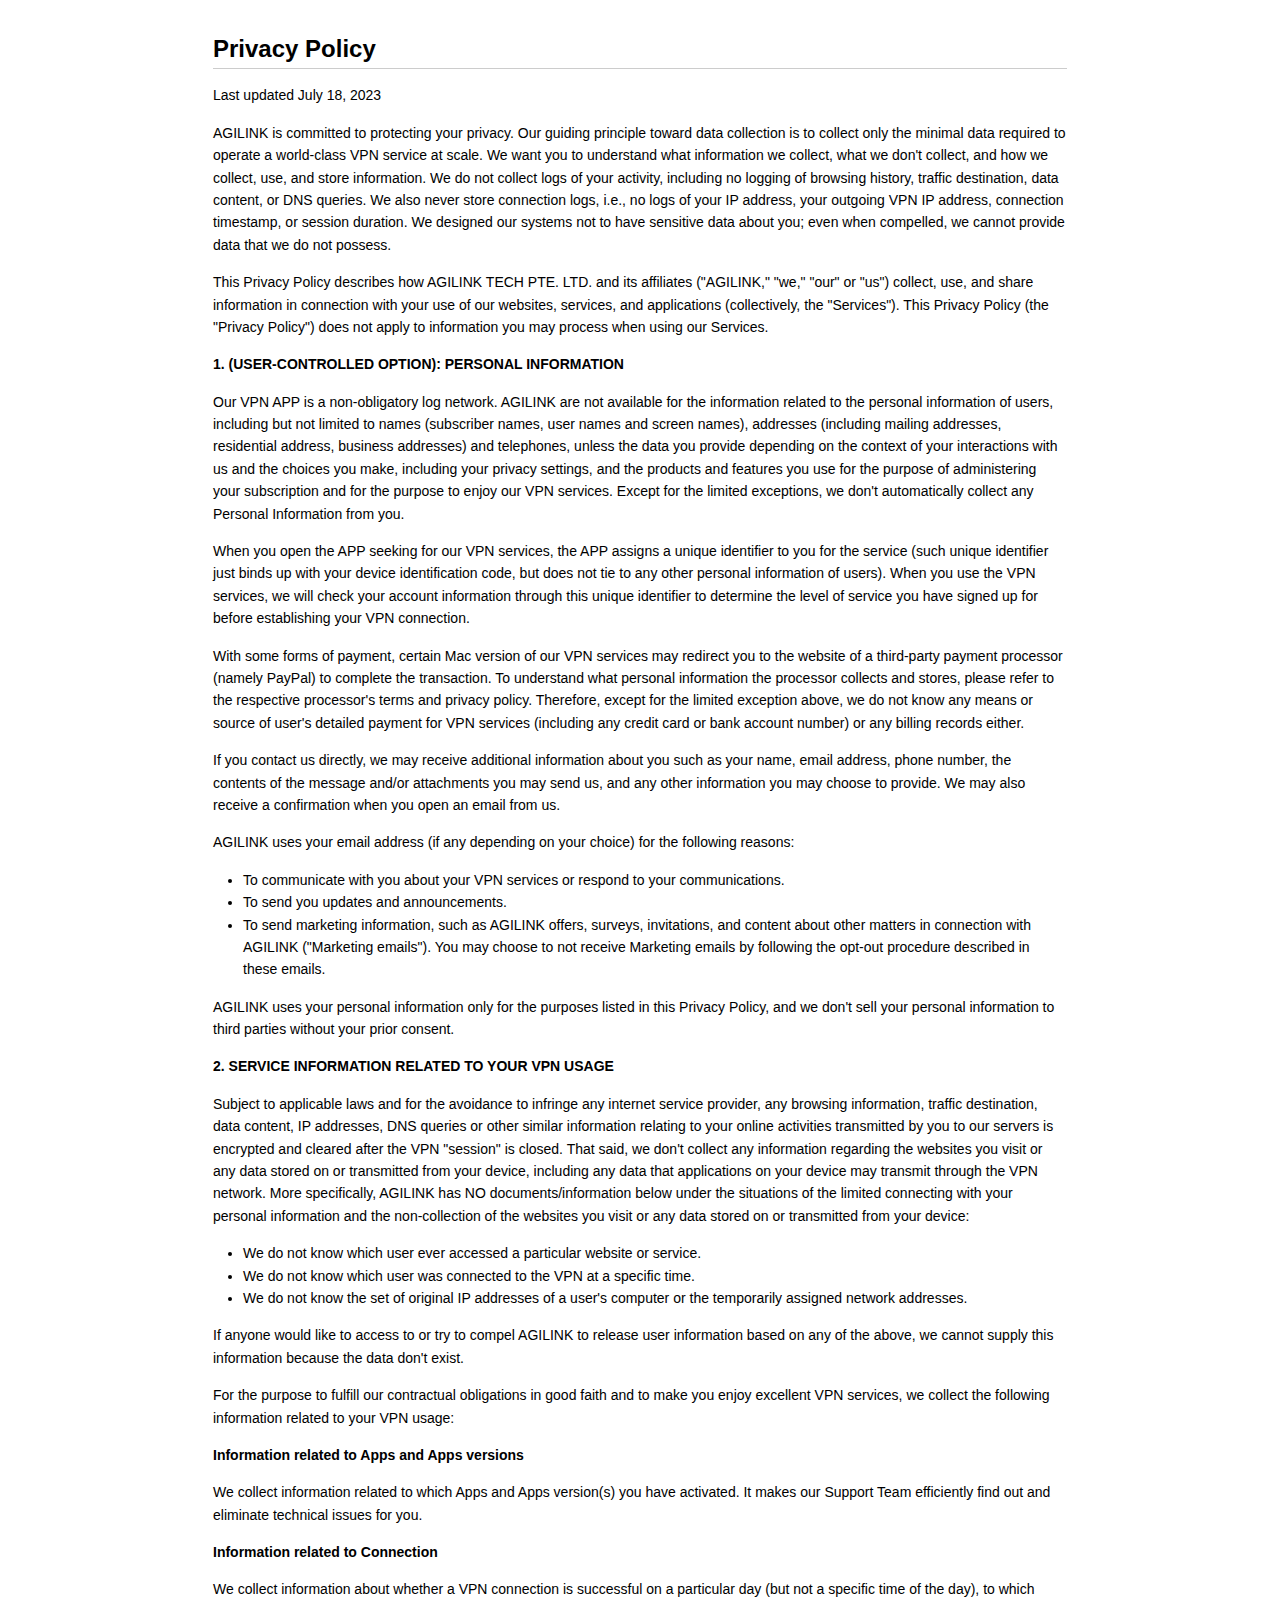
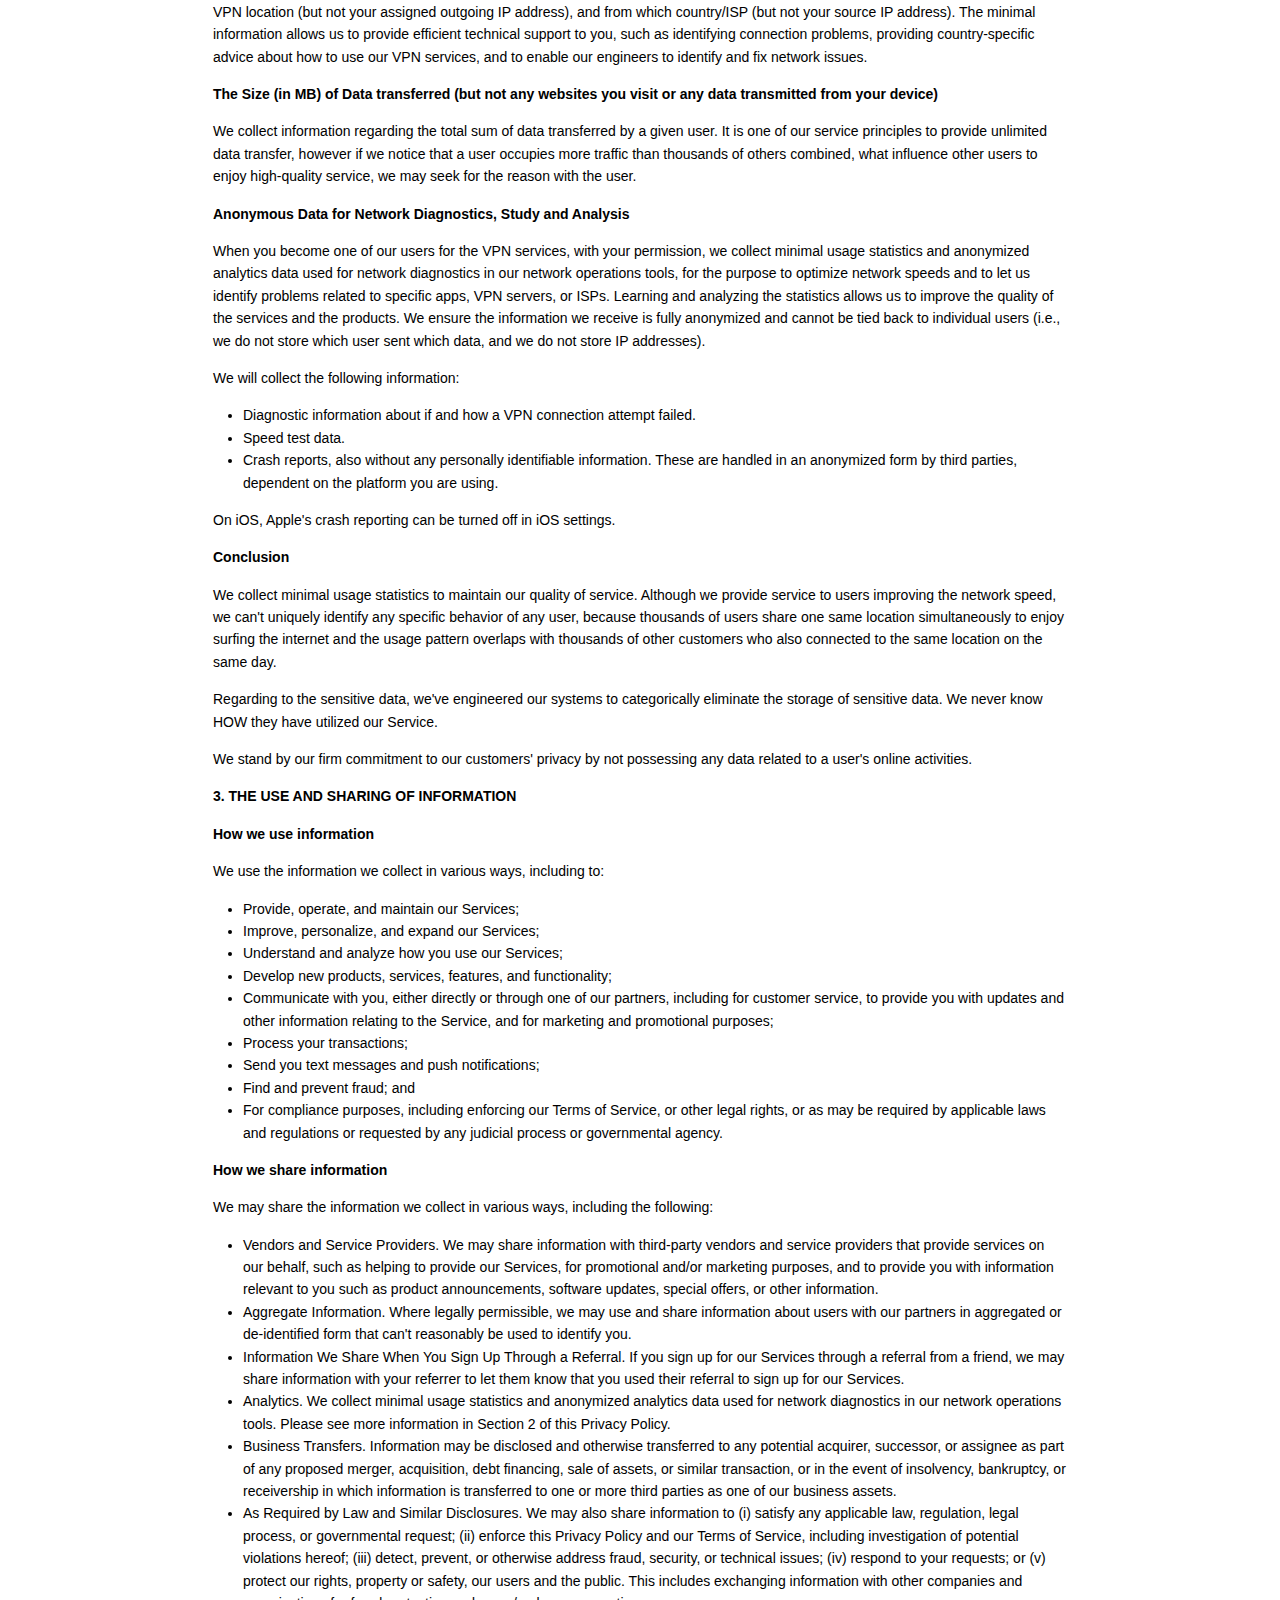
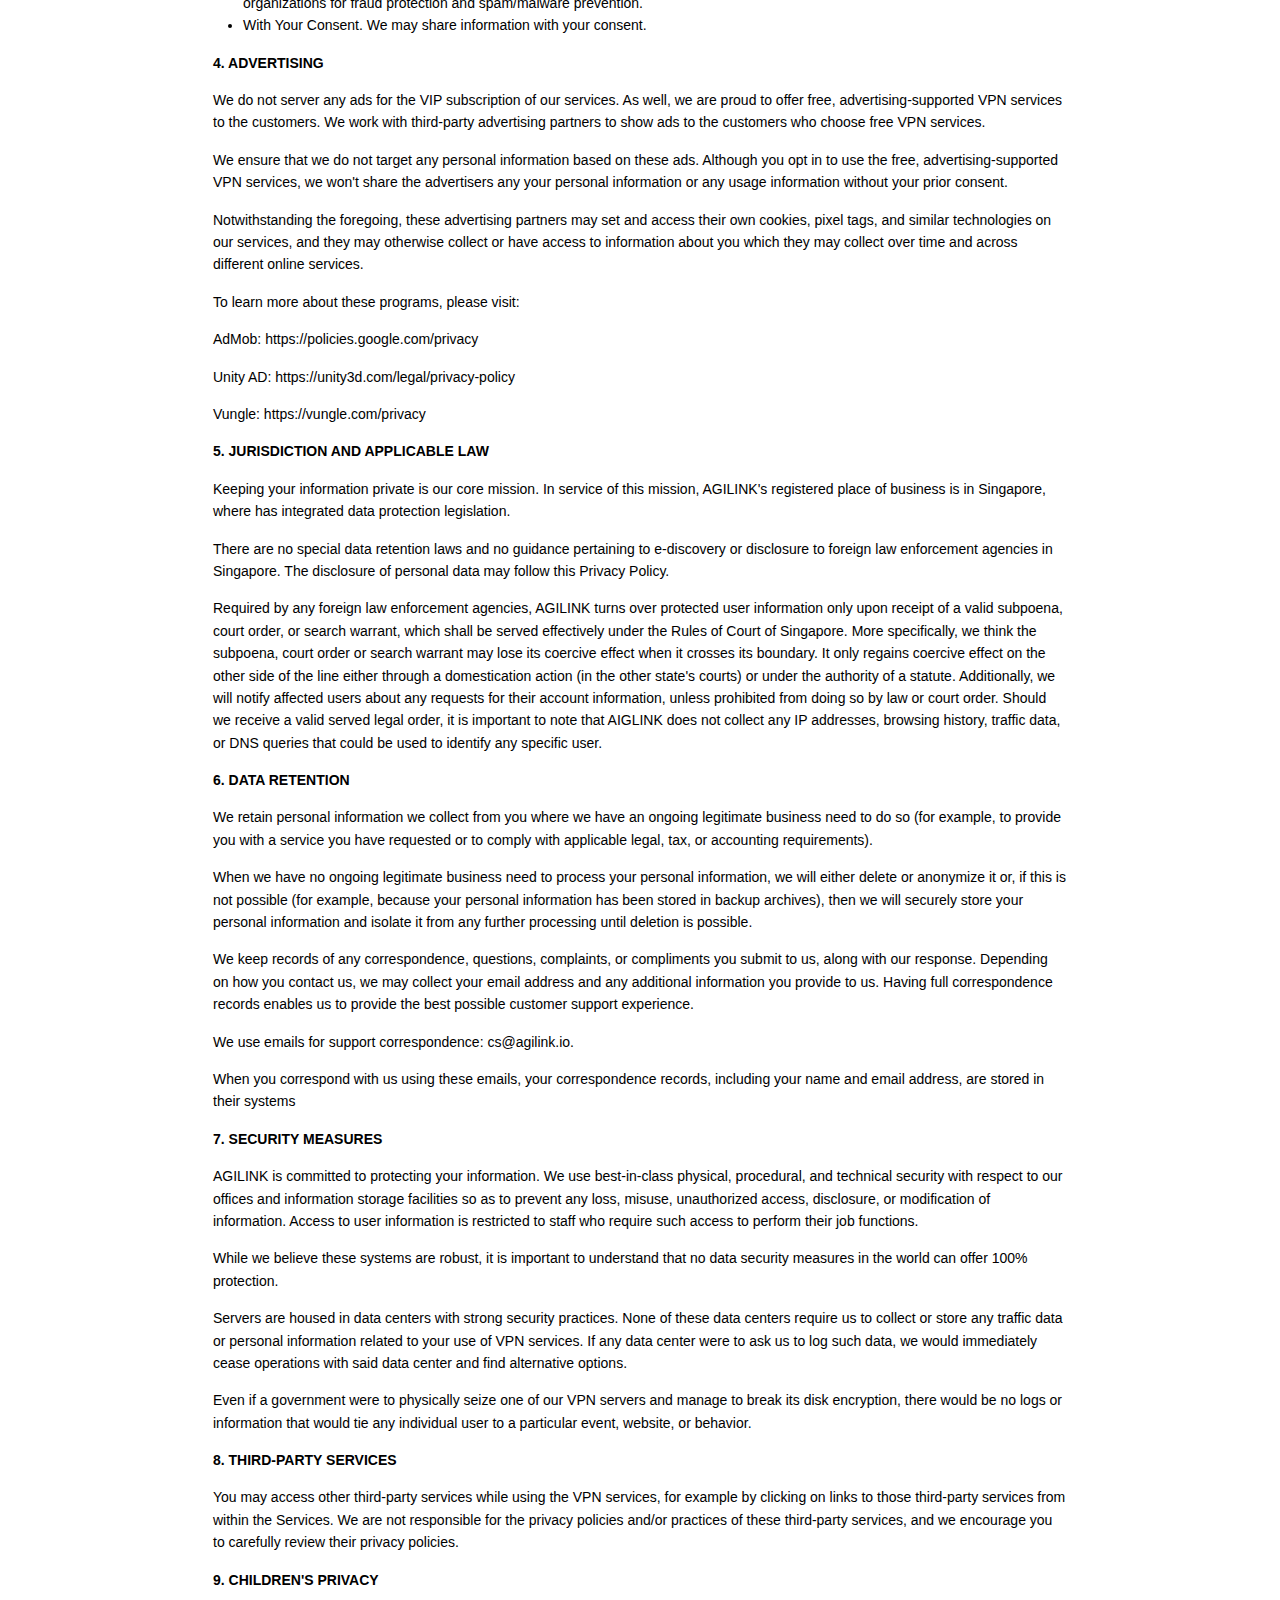
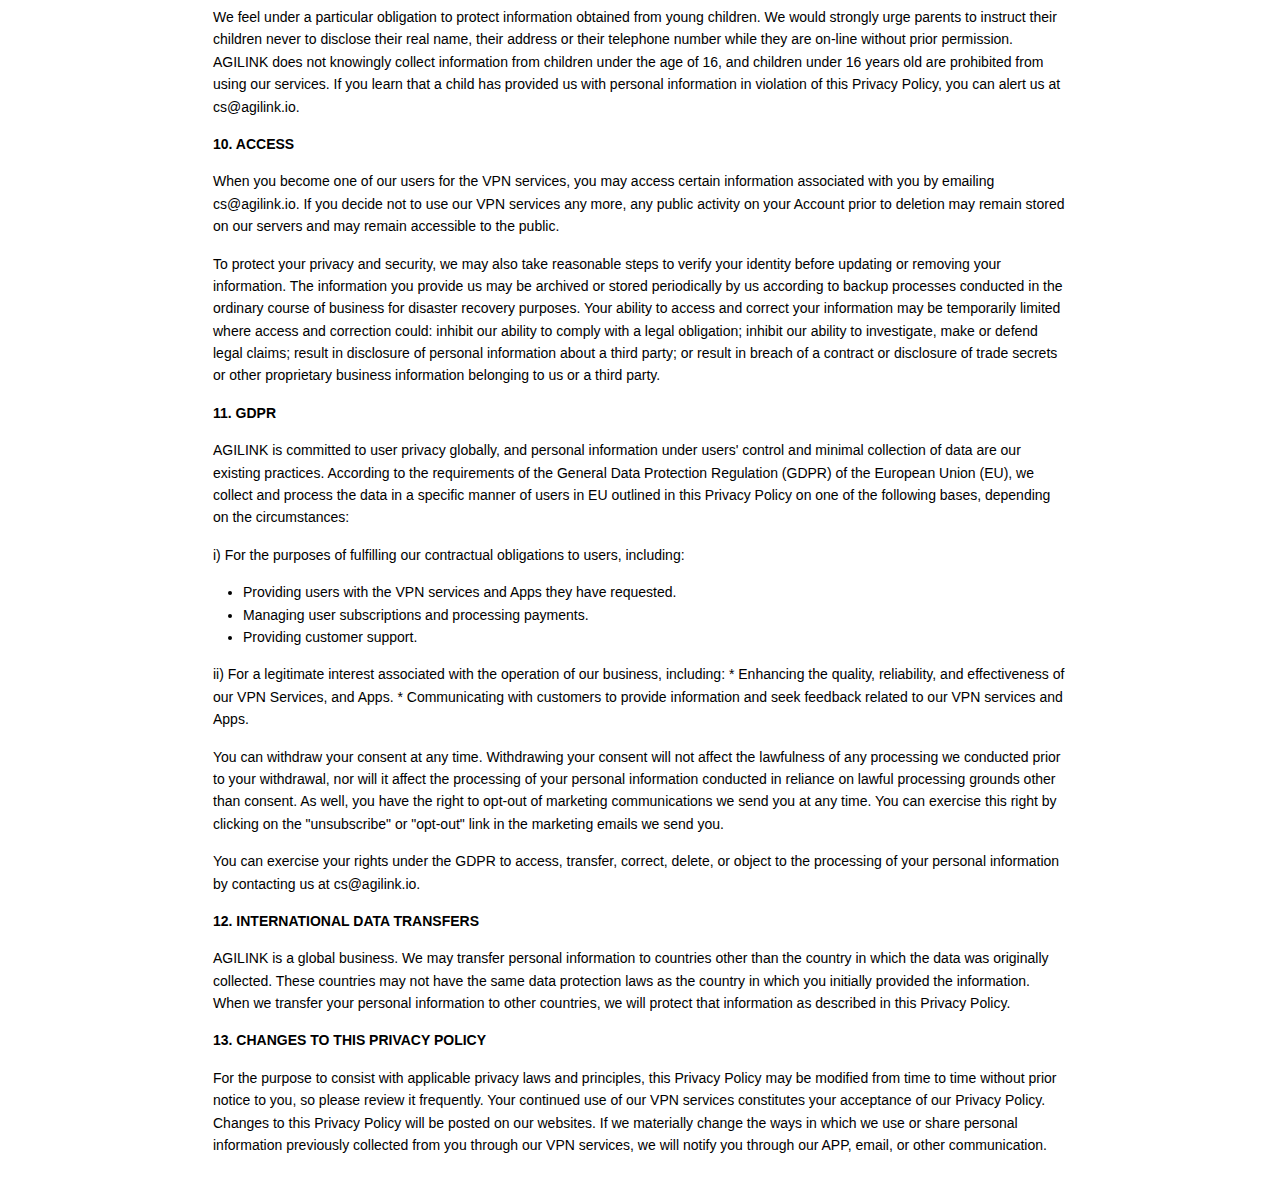
<file: docs/privacy_policy.html>
<!DOCTYPE html>
<html>

<head>

  <meta charset="utf-8">
  <meta name="viewport" content="width=device-width, initial-scale=1.0, user-scalable=yes">
  <title>Privacy_Policy_for_AgiVPN</title>


  <style type="text/css">
    body {
      font-family: Helvetica, arial, sans-serif;
      font-size: 14px;
      line-height: 1.6;
      padding-top: 10px;
      padding-bottom: 10px;
      background-color: white;
      padding: 30px; }

    body > *:first-child {
      margin-top: 0 !important; }
    body > *:last-child {
      margin-bottom: 0 !important; }

    a {
      color: #4183C4; }
    a.absent {
      color: #cc0000; }
    a.anchor {
      display: block;
      padding-left: 30px;
      margin-left: -30px;
      cursor: pointer;
      position: absolute;
      top: 0;
      left: 0;
      bottom: 0; }

    h1, h2, h3, h4, h5, h6 {
      margin: 20px 0 10px;
      padding: 0;
      font-weight: bold;
      -webkit-font-smoothing: antialiased;
      cursor: text;
      position: relative; }

    h1 tt, h1 code {
      font-size: inherit; }

    h2 tt, h2 code {
      font-size: inherit; }

    h3 tt, h3 code {
      font-size: inherit; }

    h4 tt, h4 code {
      font-size: inherit; }

    h5 tt, h5 code {
      font-size: inherit; }

    h6 tt, h6 code {
      font-size: inherit; }

    h1 {
      font-size: 28px;
      color: black; }

    h2 {
      font-size: 24px;
      border-bottom: 1px solid #cccccc;
      color: black; }

    h3 {
      font-size: 18px; }

    h4 {
      font-size: 16px; }

    h5 {
      font-size: 14px; }

    h6 {
      color: #777777;
      font-size: 14px; }

    p, blockquote, ul, ol, dl, li, table, pre {
      margin: 15px 0; }


    body > h2:first-child {
      margin-top: 0;
      padding-top: 0; }
    body > h1:first-child {
      margin-top: 0;
      padding-top: 0; }
    body > h1:first-child + h2 {
      margin-top: 0;
      padding-top: 0; }
    body > h3:first-child, body > h4:first-child, body > h5:first-child, body > h6:first-child {
      margin-top: 0;
      padding-top: 0; }

    a:first-child h1, a:first-child h2, a:first-child h3, a:first-child h4, a:first-child h5, a:first-child h6 {
      margin-top: 0;
      padding-top: 0; }

    h1 p, h2 p, h3 p, h4 p, h5 p, h6 p {
      margin-top: 0; }

    li p.first {
      display: inline-block; }
    li {
      margin: 0; }
    ul, ol {
      padding-left: 30px; }

    ul :first-child, ol :first-child {
      margin-top: 0; }

    dl {
      padding: 0; }
    dl dt {
      font-size: 14px;
      font-weight: bold;
      font-style: italic;
      padding: 0;
      margin: 15px 0 5px; }
    dl dt:first-child {
      padding: 0; }
    dl dt > :first-child {
      margin-top: 0; }
    dl dt > :last-child {
      margin-bottom: 0; }
    dl dd {
      margin: 0 0 15px;
      padding: 0 15px; }
    dl dd > :first-child {
      margin-top: 0; }
    dl dd > :last-child {
      margin-bottom: 0; }

    blockquote {
      border-left: 4px solid #dddddd;
      padding: 0 15px;
      color: #777777; }
    blockquote > :first-child {
      margin-top: 0; }
    blockquote > :last-child {
      margin-bottom: 0; }

    table {
      padding: 0;border-collapse: collapse; }
    table tr {
      border-top: 1px solid #cccccc;
      background-color: white;
      margin: 0;
      padding: 0; }
    table tr:nth-child(2n) {
      background-color: #f8f8f8; }
    table tr th {
      font-weight: bold;
      border: 1px solid #cccccc;
      margin: 0;
      padding: 6px 13px; }
    table tr td {
      border: 1px solid #cccccc;
      margin: 0;
      padding: 6px 13px; }
    table tr th :first-child, table tr td :first-child {
      margin-top: 0; }
    table tr th :last-child, table tr td :last-child {
      margin-bottom: 0; }

    img {
      max-width: 100%; }

    span.frame {
      display: block;
      overflow: hidden; }
    span.frame > span {
      border: 1px solid #dddddd;
      display: block;
      float: left;
      overflow: hidden;
      margin: 13px 0 0;
      padding: 7px;
      width: auto; }
    span.frame span img {
      display: block;
      float: left; }
    span.frame span span {
      clear: both;
      color: #333333;
      display: block;
      padding: 5px 0 0; }
    span.align-center {
      display: block;
      overflow: hidden;
      clear: both; }
    span.align-center > span {
      display: block;
      overflow: hidden;
      margin: 13px auto 0;
      text-align: center; }
    span.align-center span img {
      margin: 0 auto;
      text-align: center; }
    span.align-right {
      display: block;
      overflow: hidden;
      clear: both; }
    span.align-right > span {
      display: block;
      overflow: hidden;
      margin: 13px 0 0;
      text-align: right; }
    span.align-right span img {
      margin: 0;
      text-align: right; }
    span.float-left {
      display: block;
      margin-right: 13px;
      overflow: hidden;
      float: left; }
    span.float-left span {
      margin: 13px 0 0; }
    span.float-right {
      display: block;
      margin-left: 13px;
      overflow: hidden;
      float: right; }
    span.float-right > span {
      display: block;
      overflow: hidden;
      margin: 13px auto 0;
      text-align: right; }

    code, tt {
      margin: 0 2px;
      padding: 0 5px;
      white-space: nowrap;
      border: 1px solid #eaeaea;
      background-color: #f8f8f8;
      border-radius: 3px; }

    pre code {
      margin: 0;
      padding: 0;
      white-space: pre;
      border: none;
      background: transparent; }

    .highlight pre {
      background-color: #f8f8f8;
      border: 1px solid #cccccc;
      font-size: 13px;
      line-height: 19px;
      overflow: auto;
      padding: 6px 10px;
      border-radius: 3px; }

    pre {
      background-color: #f8f8f8;
      border: 1px solid #cccccc;
      font-size: 13px;
      line-height: 19px;
      overflow: auto;
      padding: 6px 10px;
      border-radius: 3px; }
    pre code, pre tt {
      background-color: transparent;
      border: none; }

    sup {
      font-size: 0.83em;
      vertical-align: super;
      line-height: 0;
    }

    kbd {
      display: inline-block;
      padding: 3px 5px;
      font-size: 11px;
      line-height: 10px;
      color: #555;
      vertical-align: middle;
      background-color: #fcfcfc;
      border: solid 1px #ccc;
      border-bottom-color: #bbb;
      border-radius: 3px;
      box-shadow: inset 0 -1px 0 #bbb
    }

    * {
      -webkit-print-color-adjust: exact;
    }
    @media screen and (min-width: 914px) {
      body {
        width: 854px;
        margin:0 auto;
      }
    }
    @media print {
      table, pre {
        page-break-inside: avoid;
      }
      pre {
        word-wrap: break-word;
      }
    }
  </style>


</head>

<body>

<h2 id="toc_0">Privacy Policy</h2>

<p>Last updated July 18, 2023</p>

<p>AGILINK is committed to protecting your privacy. Our guiding principle toward data collection is to collect only the minimal data required to operate a world-class VPN service at scale. We want you to understand what information we collect, what we don&#39;t collect, and how we collect, use, and store information. We do not collect logs of your activity, including no logging of browsing history, traffic destination, data content, or DNS queries. We also never store connection logs, i.e., no logs of your IP address, your outgoing VPN IP address, connection timestamp, or session duration. We designed our systems not to have sensitive data about you; even when compelled, we cannot provide data that we do not possess.</p>

<p>This Privacy Policy describes how AGILINK TECH PTE. LTD. and its affiliates (&quot;AGILINK,&quot; &quot;we,&quot; &quot;our&quot; or &quot;us&quot;) collect, use, and share information in connection with your use of our websites, services, and applications (collectively, the &quot;Services&quot;). This Privacy Policy (the &quot;Privacy Policy&quot;) does not apply to information you may process when using our Services.</p>

<p><strong>1. (USER-CONTROLLED OPTION): PERSONAL INFORMATION</strong></p>

<p>Our VPN APP is a non-obligatory log network. AGILINK are not available for the information related to the personal information of users, including but not limited to names (subscriber names, user names and screen names), addresses (including mailing addresses, residential address, business addresses) and telephones, unless the data you provide depending on the context of your interactions with us and the choices you make, including your privacy settings, and the products and features you use for the purpose of administering your subscription and for the purpose to enjoy our VPN services. Except for the limited exceptions, we don&#39;t automatically collect any Personal Information from you.</p>

<p>When you open the APP seeking for our VPN services, the APP assigns a unique identifier to you for the service (such unique identifier just binds up with your device identification code, but does not tie to any other personal information of users). When you use the VPN services, we will check your account information through this unique identifier to determine the level of service you have signed up for before establishing your VPN connection.</p>

<p>With some forms of payment, certain Mac version of our VPN services may redirect you to the website of a third-party payment processor (namely PayPal) to complete the transaction. To understand what personal information the processor collects and stores, please refer to the respective processor&#39;s terms and privacy policy. Therefore, except for the limited exception above, we do not know any means or source of user&#39;s detailed payment for VPN services (including any credit card or bank account number) or any billing records either.</p>

<p>If you contact us directly, we may receive additional information about you such as your name, email address, phone number, the contents of the message and/or attachments you may send us, and any other information you may choose to provide. We may also receive a confirmation when you open an email from us.</p>

<p>AGILINK uses your email address (if any depending on your choice) for the following reasons:</p>

<ul>
  <li>To communicate with you about your VPN services or respond to your communications.</li>
  <li>To send you updates and announcements.</li>
  <li>To send marketing information, such as AGILINK offers, surveys, invitations, and content about other matters in connection with AGILINK (&quot;Marketing emails&quot;). You may choose to not receive Marketing emails by following the opt-out procedure described in these emails.</li>
</ul>

<p>AGILINK uses your personal information only for the purposes listed in this Privacy Policy, and we don&#39;t sell your personal information to third parties without your prior consent.</p>

<p><strong>2. SERVICE INFORMATION RELATED TO YOUR VPN USAGE</strong></p>

<p>Subject to applicable laws and for the avoidance to infringe any internet service provider, any browsing information, traffic destination, data content, IP addresses, DNS queries or other similar information relating to your online activities transmitted by you to our servers is encrypted and cleared after the VPN &quot;session&quot; is closed. That said, we don&#39;t collect any information regarding the websites you visit or any data stored on or transmitted from your device, including any data that applications on your device may transmit through the VPN network. More specifically, AGILINK has NO documents/information below under the situations of the limited connecting with your personal information and the non-collection of the websites you visit or any data stored on or transmitted from your device:</p>

<ul>
  <li>We do not know which user ever accessed a particular website or service.</li>
  <li>We do not know which user was connected to the VPN at a specific time.</li>
  <li>We do not know the set of original IP addresses of a user&#39;s computer or the temporarily assigned network addresses.</li>
</ul>

<p>If anyone would like to access to or try to compel AGILINK to release user information based on any of the above, we cannot supply this information because the data don&#39;t exist.</p>

<p>For the purpose to fulfill our contractual obligations in good faith and to make you enjoy excellent VPN services, we collect the following information related to your VPN usage:</p>

<p><strong>Information related to Apps and Apps versions</strong></p>

<p>We collect information related to which Apps and Apps version(s) you have activated. It makes our Support Team efficiently find out and eliminate technical issues for you.</p>

<p><strong>Information related to Connection</strong></p>

<p>We collect information about whether a VPN connection is successful on a particular day (but not a specific time of the day), to which VPN location (but not your assigned outgoing IP address), and from which country/ISP (but not your source IP address). The minimal information allows us to provide efficient technical support to you, such as identifying connection problems, providing country-specific advice about how to use our VPN services, and to enable our engineers to identify and fix network issues.</p>

<p><strong>The Size (in MB) of Data transferred (but not any websites you visit or any data transmitted from your device)</strong></p>

<p>We collect information regarding the total sum of data transferred by a given user. It is one of our service principles to provide unlimited data transfer, however if we notice that a user occupies more traffic than thousands of others combined, what influence other users to enjoy high-quality service, we may seek for the reason with the user.</p>

<p><strong>Anonymous Data for Network Diagnostics, Study and Analysis</strong></p>

<p>When you become one of our users for the VPN services, with your permission, we collect minimal usage statistics and anonymized analytics data used for network diagnostics in our network operations tools, for the purpose to optimize network speeds and to let us identify problems related to specific apps, VPN servers, or ISPs. Learning and analyzing the statistics allows us to improve the quality of the services and the products. We ensure the information we receive is fully anonymized and cannot be tied back to individual users (i.e., we do not store which user sent which data, and we do not store IP addresses).</p>

<p>We will collect the following information:</p>

<ul>
  <li>Diagnostic information about if and how a VPN connection attempt failed.</li>
  <li>Speed test data.</li>
  <li>Crash reports, also without any personally identifiable information. These are handled in an anonymized form by third parties, dependent on the platform you are using.</li>
</ul>

<p>On iOS, Apple&#39;s crash reporting can be turned off in iOS settings.</p>

<p><strong>Conclusion</strong></p>

<p>We collect minimal usage statistics to maintain our quality of service. Although we provide service to users improving the network speed, we can&#39;t uniquely identify any specific behavior of any user, because thousands of users share one same location simultaneously to enjoy surfing the internet and the usage pattern overlaps with thousands of other customers who also connected to the same location on the same day.</p>

<p>Regarding to the sensitive data, we&#39;ve engineered our systems to categorically eliminate the storage of sensitive data. We never know HOW they have utilized our Service. </p>

<p>We stand by our firm commitment to our customers&#39; privacy by not possessing any data related to a user&#39;s online activities.</p>

<p><strong>3. THE USE AND SHARING OF INFORMATION</strong></p>

<p><strong>How we use information</strong></p>

<p>We use the information we collect in various ways, including to:</p>

<ul>
  <li>Provide, operate, and maintain our Services;</li>
  <li>Improve, personalize, and expand our Services;</li>
  <li>Understand and analyze how you use our Services;</li>
  <li>Develop new products, services, features, and functionality;</li>
  <li>Communicate with you, either directly or through one of our partners, including for customer service, to provide you with updates and other information relating to the Service, and for marketing and promotional purposes;</li>
  <li>Process your transactions;</li>
  <li>Send you text messages and push notifications;</li>
  <li>Find and prevent fraud; and</li>
  <li>For compliance purposes, including enforcing our Terms of Service, or other legal rights, or as may be required by applicable laws and regulations or requested by any judicial process or governmental agency.</li>
</ul>

<p><strong>How we share information</strong></p>

<p>We may share the information we collect in various ways, including the following:</p>

<ul>
  <li>Vendors and Service Providers. We may share information with third-party vendors and service providers that provide services on our behalf, such as helping to provide our Services, for promotional and/or marketing purposes, and to provide you with information relevant to you such as product announcements, software updates, special offers, or other information.</li>
  <li>Aggregate Information. Where legally permissible, we may use and share information about users with our partners in aggregated or de-identified form that can&#39;t reasonably be used to identify you.</li>
  <li>Information We Share When You Sign Up Through a Referral. If you sign up for our Services through a referral from a friend, we may share information with your referrer to let them know that you used their referral to sign up for our Services.</li>
  <li>Analytics. We collect minimal usage statistics and anonymized analytics data used for network diagnostics in our network operations tools. Please see more information in Section 2 of this Privacy Policy.</li>
  <li>Business Transfers. Information may be disclosed and otherwise transferred to any potential acquirer, successor, or assignee as part of any proposed merger, acquisition, debt financing, sale of assets, or similar transaction, or in the event of insolvency, bankruptcy, or receivership in which information is transferred to one or more third parties as one of our business assets.</li>
  <li>As Required by Law and Similar Disclosures. We may also share information to (i) satisfy any applicable law, regulation, legal process, or governmental request; (ii) enforce this Privacy Policy and our Terms of Service, including investigation of potential violations hereof; (iii) detect, prevent, or otherwise address fraud, security, or technical issues; (iv) respond to your requests; or (v) protect our rights, property or safety, our users and the public. This includes exchanging information with other companies and organizations for fraud protection and spam/malware prevention.</li>
  <li>With Your Consent. We may share information with your consent.</li>
</ul>

<p><strong>4. ADVERTISING</strong></p>

<p>We do not server any ads for the VIP subscription of our services. As well, we are proud to offer free, advertising-supported VPN services to the customers. We work with third-party advertising partners to show ads to the customers who choose free VPN services.</p>

<p>We ensure that we do not target any personal information based on these ads. Although you opt in to use the free, advertising-supported VPN services, we won&#39;t share the advertisers any your personal information or any usage information without your prior consent.</p>

<p>Notwithstanding the foregoing, these advertising partners may set and access their own cookies, pixel tags, and similar technologies on our services, and they may otherwise collect or have access to information about you which they may collect over time and across different online services.</p>

<p>To learn more about these programs, please visit:</p>

<p>AdMob: https://policies.google.com/privacy</p>

<p>Unity AD: https://unity3d.com/legal/privacy-policy</p>

<p>Vungle: https://vungle.com/privacy</p>

<p><strong>5. JURISDICTION AND APPLICABLE LAW</strong></p>

<p>Keeping your information private is our core mission. In service of this mission, AGILINK&#39;s registered place of business is in Singapore, where has integrated data protection legislation.</p>

<p>There are no special data retention laws and no guidance pertaining to e-discovery or disclosure to foreign law enforcement agencies in Singapore. The disclosure of personal data may follow this Privacy Policy.</p>

<p>Required by any foreign law enforcement agencies, AGILINK turns over protected user information only upon receipt of a valid subpoena, court order, or search warrant, which shall be served effectively under the Rules of Court of Singapore. More specifically, we think the subpoena, court order or search warrant may lose its coercive effect when it crosses its boundary. It only regains coercive effect on the other side of the line either through a domestication action (in the other state&#39;s courts) or under the authority of a statute. Additionally, we will notify affected users about any requests for their account information, unless prohibited from doing so by law or court order. Should we receive a valid served legal order, it is important to note that AIGLINK does not collect any IP addresses, browsing history, traffic data, or DNS queries that could be used to identify any specific user.</p>

<p><strong>6. DATA RETENTION</strong></p>

<p>We retain personal information we collect from you where we have an ongoing legitimate business need to do so (for example, to provide you with a service you have requested or to comply with applicable legal, tax, or accounting requirements).</p>

<p>When we have no ongoing legitimate business need to process your personal information, we will either delete or anonymize it or, if this is not possible (for example, because your personal information has been stored in backup archives), then we will securely store your personal information and isolate it from any further processing until deletion is possible.</p>

<p>We keep records of any correspondence, questions, complaints, or compliments you submit to us, along with our response. Depending on how you contact us, we may collect your email address and any additional information you provide to us. Having full correspondence records enables us to provide the best possible customer support experience.</p>

<p>We use emails for support correspondence: cs@agilink.io.</p>

<p>When you correspond with us using these emails, your correspondence records, including your name and email address, are stored in their systems</p>

<p><strong>7. SECURITY MEASURES</strong></p>

<p>AGILINK is committed to protecting your information. We use best-in-class physical, procedural, and technical security with respect to our offices and information storage facilities so as to prevent any loss, misuse, unauthorized access, disclosure, or modification of information. Access to user information is restricted to staff who require such access to perform their job functions.</p>

<p>While we believe these systems are robust, it is important to understand that no data security measures in the world can offer 100% protection.</p>

<p>Servers are housed in data centers with strong security practices. None of these data centers require us to collect or store any traffic data or personal information related to your use of VPN services. If any data center were to ask us to log such data, we would immediately cease operations with said data center and find alternative options.</p>

<p>Even if a government were to physically seize one of our VPN servers and manage to break its disk encryption, there would be no logs or information that would tie any individual user to a particular event, website, or behavior.</p>

<p><strong>8. THIRD-PARTY SERVICES</strong></p>

<p>You may access other third-party services while using the VPN services, for example by clicking on links to those third-party services from within the Services. We are not responsible for the privacy policies and/or practices of these third-party services, and we encourage you to carefully review their privacy policies.</p>

<p><strong>9. CHILDREN&#39;S PRIVACY</strong></p>

<p>We feel under a particular obligation to protect information obtained from young children. We would strongly urge parents to instruct their children never to disclose their real name, their address or their telephone number while they are on-line without prior permission. AGILINK does not knowingly collect information from children under the age of 16, and children under 16 years old are prohibited from using our services. If you learn that a child has provided us with personal information in violation of this Privacy Policy, you can alert us at cs@agilink.io.</p>

<p><strong>10. ACCESS</strong></p>

<p>When you become one of our users for the VPN services, you may access certain information associated with you by emailing cs@agilink.io. If you decide not to use our VPN services any more, any public activity on your Account prior to deletion may remain stored on our servers and may remain accessible to the public.</p>

<p>To protect your privacy and security, we may also take reasonable steps to verify your identity before updating or removing your information. The information you provide us may be archived or stored periodically by us according to backup processes conducted in the ordinary course of business for disaster recovery purposes. Your ability to access and correct your information may be temporarily limited where access and correction could: inhibit our ability to comply with a legal obligation; inhibit our ability to investigate, make or defend legal claims; result in disclosure of personal information about a third party; or result in breach of a contract or disclosure of trade secrets or other proprietary business information belonging to us or a third party.</p>

<p><strong>11. GDPR</strong></p>

<p>AGILINK is committed to user privacy globally, and personal information under users&#39; control and minimal collection of data are our existing practices. According to the requirements of the General Data Protection Regulation (GDPR) of the European Union (EU), we collect and process the data in a specific manner of users in EU outlined in this Privacy Policy on one of the following bases, depending on the circumstances:</p>

<p>i)    For the purposes of fulfilling our contractual obligations to users, including:</p>

<ul>
  <li>Providing users with the VPN services and Apps they have requested.</li>
  <li>Managing user subscriptions and processing payments.</li>
  <li>Providing customer support.</li>
</ul>

<p>ii)   For a legitimate interest associated with the operation of our business, including:
  * Enhancing the quality, reliability, and effectiveness of our VPN Services, and Apps.
  * Communicating with customers to provide information and seek feedback related to our VPN services and Apps.</p>

<p>You can withdraw your consent at any time. Withdrawing your consent will not affect the lawfulness of any processing we conducted prior to your withdrawal, nor will it affect the processing of your personal information conducted in reliance on lawful processing grounds other than consent.
  As well, you have the right to opt-out of marketing communications we send you at any time. You can exercise this right by clicking on the &quot;unsubscribe&quot; or &quot;opt-out&quot; link in the marketing emails we send you. </p>

<p>You can exercise your rights under the GDPR to access, transfer, correct, delete, or object to the processing of your personal information by contacting us at cs@agilink.io.</p>

<p><strong>12. INTERNATIONAL DATA TRANSFERS</strong></p>

<p>AGILINK is a global business. We may transfer personal information to countries other than the country in which the data was originally collected. These countries may not have the same data protection laws as the country in which you initially provided the information. When we transfer your personal information to other countries, we will protect that information as described in this Privacy Policy.</p>

<p><strong>13. CHANGES TO THIS PRIVACY POLICY</strong></p>

<p>For the purpose to consist with applicable privacy laws and principles, this Privacy Policy may be modified from time to time without prior notice to you, so please review it frequently. Your continued use of our VPN services constitutes your acceptance of our Privacy Policy. Changes to this Privacy Policy will be posted on our websites. If we materially change the ways in which we use or share personal information previously collected from you through our VPN services, we will notify you through our APP, email, or other communication.</p>


</body>

</html>
</file>
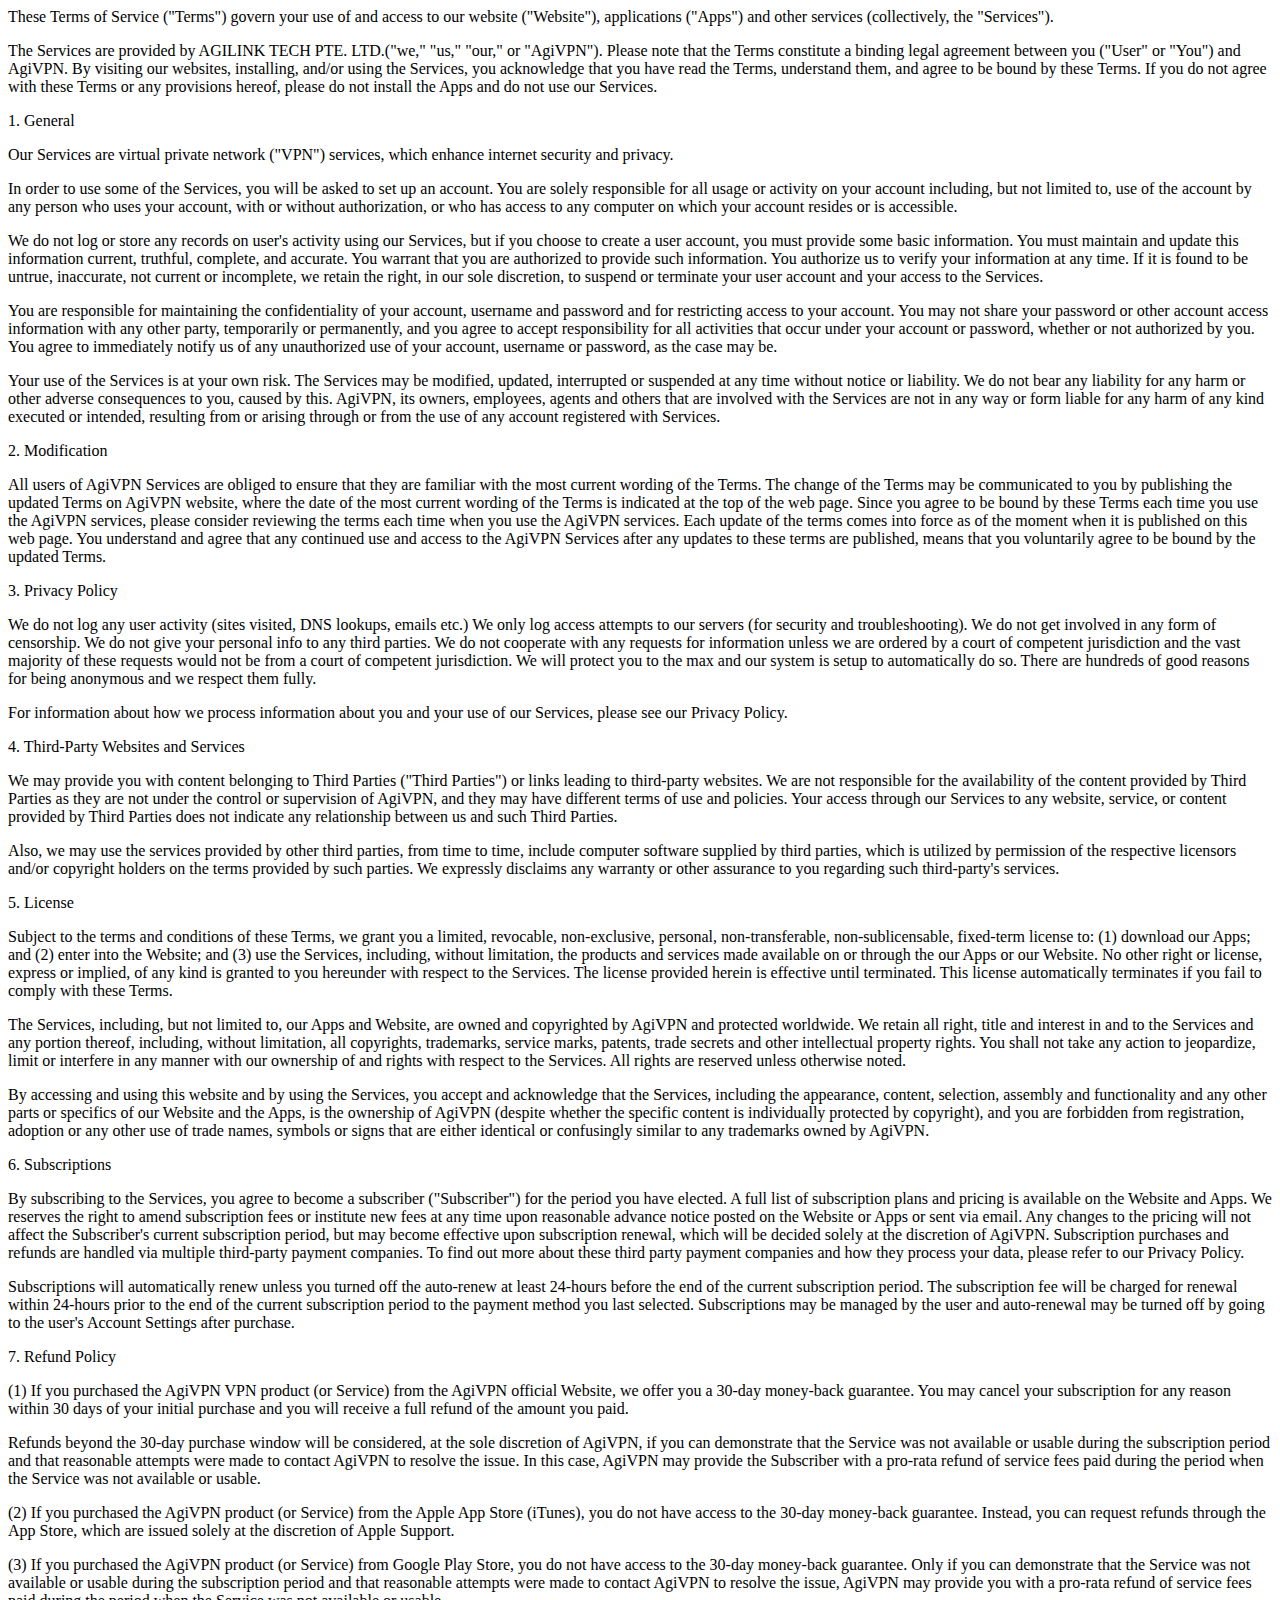
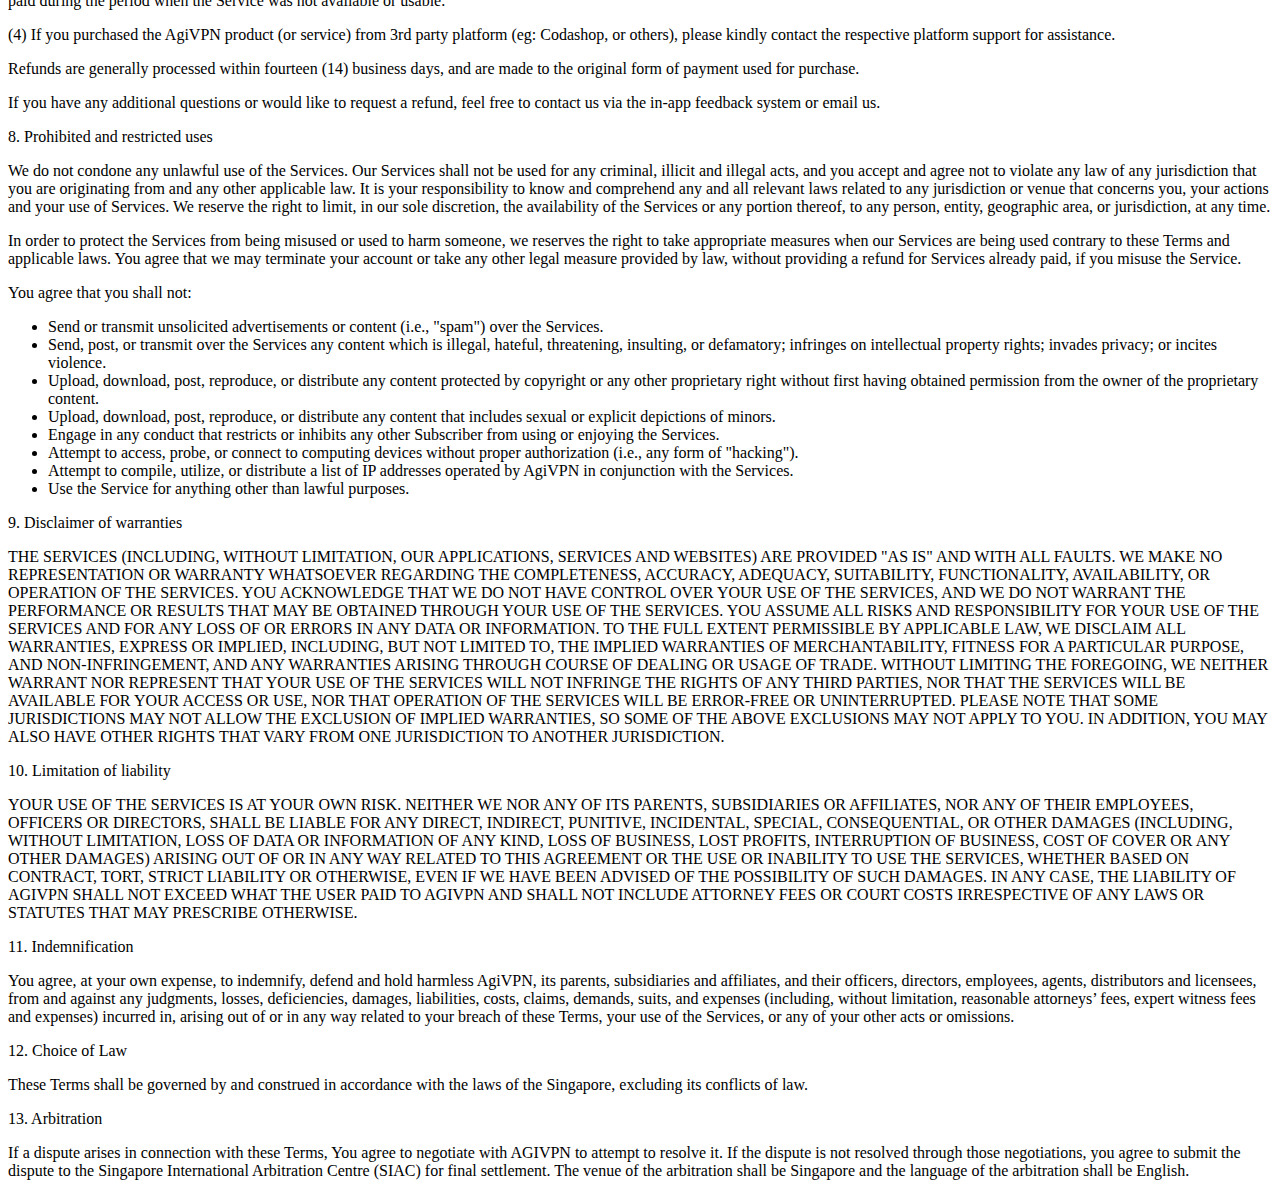
<file: docs/terms_of_service.html>
<body>
<p>
  These Terms of Service (&quot;Terms&quot;) govern your use of and access to our website (&quot;Website&quot;), applications (&quot;Apps&quot;) and other services
  (collectively, the &quot;Services&quot;).
</p>

<p>
  The Services are provided by AGILINK TECH PTE. LTD.(&quot;we,&quot; &quot;us,&quot; &quot;our,&quot; or &quot;AgiVPN&quot;). Please note that the Terms constitute a
  binding legal agreement between you (&quot;User&quot; or &quot;You&quot;) and AgiVPN. By visiting our websites, installing, and/or using the Services, you
  acknowledge that you have read the Terms, understand them, and agree to be bound by these Terms. If you do not agree with these Terms or
  any provisions hereof, please do not install the Apps and do not use our Services.
</p>

<p>1. General</p> <p>Our Services are virtual private network (&quot;VPN&quot;) services, which enhance internet security and privacy.</p> <p>
  In order to use some of the Services, you will be asked to set up an account. You are solely responsible for all usage or activity on your
  account including, but not limited to, use of the account by any person who uses your account, with or without authorization, or who has
  access to any computer on which your account resides or is accessible.
</p> <p>
  We do not log or store any records on user&#39;s activity using our Services, but if you choose to create a user account, you must provide some
  basic information. You must maintain and update this information current, truthful, complete, and accurate. You warrant that you are
  authorized to provide such information. You authorize us to verify your information at any time. If it is found to be untrue, inaccurate,
  not current or incomplete, we retain the right, in our sole discretion, to suspend or terminate your user account and your access to the
  Services.
</p> <p>
  You are responsible for maintaining the confidentiality of your account, username and password and for restricting access to your account.
  You may not share your password or other account access information with any other party, temporarily or permanently, and you agree to
  accept responsibility for all activities that occur under your account or password, whether or not authorized by you. You agree to
  immediately notify us of any unauthorized use of your account, username or password, as the case may be.
</p> <p>
  Your use of the Services is at your own risk. The Services may be modified, updated, interrupted or suspended at any time without notice or
  liability. We do not bear any liability for any harm or other adverse consequences to you, caused by this. AgiVPN, its owners, employees,
  agents and others that are involved with the Services are not in any way or form liable for any harm of any kind executed or intended,
  resulting from or arising through or from the use of any account registered with Services.
</p> <p>2. Modification</p> <p>
  All users of AgiVPN Services are obliged to ensure that they are familiar with the most current wording of the Terms. The change of the Terms
  may be communicated to you by publishing the updated Terms on AgiVPN website, where the date of the most current wording of the Terms is
  indicated at the top of the web page. Since you agree to be bound by these Terms each time you use the AgiVPN services, please consider
  reviewing the terms each time when you use the AgiVPN services. Each update of the terms comes into force as of the moment when it is
  published on this web page. You understand and agree that any continued use and access to the AgiVPN Services after any updates to these
  terms are published, means that you voluntarily agree to be bound by the updated Terms.
</p> <p>3. Privacy Policy</p> <p>
  We do not log any user activity (sites visited, DNS lookups, emails etc.) We only log access attempts to our servers (for security and
  troubleshooting). We do not get involved in any form of censorship. We do not give your personal info to any third parties. We do not
  cooperate with any requests for information unless we are ordered by a court of competent jurisdiction and the vast majority of these
  requests would not be from a court of competent jurisdiction. We will protect you to the max and our system is setup to automatically do so.
  There are hundreds of good reasons for being anonymous and we respect them fully.
</p> <p>For information about how we process information about you and your use of our Services, please see our Privacy Policy.</p> <p>4. Third-Party Websites and Services</p> <p>
  We may provide you with content belonging to Third Parties (&quot;Third Parties&quot;) or links leading to third-party websites. We are not
  responsible for the availability of the content provided by Third Parties as they are not under the control or supervision of AgiVPN, and
  they may have different terms of use and policies. Your access through our Services to any website, service, or content provided by Third
  Parties does not indicate any relationship between us and such Third Parties.
</p> <p>
  Also, we may use the services provided by other third parties, from time to time, include computer software supplied by third parties, which
  is utilized by permission of the respective licensors and/or copyright holders on the terms provided by such parties. We expressly disclaims
  any warranty or other assurance to you regarding such third-party&#39;s services.
</p> <p>5. License</p> <p>
  Subject to the terms and conditions of these Terms, we grant you a limited, revocable, non-exclusive, personal, non-transferable,
  non-sublicensable, fixed-term license to: (1) download our Apps; and (2) enter into the Website; and (3) use the Services, including,
  without limitation, the products and services made available on or through the our Apps or our Website. No other right or license, express
  or implied, of any kind is granted to you hereunder with respect to the Services. The license provided herein is effective until terminated.
  This license automatically terminates if you fail to comply with these Terms.
</p> <p>
  The Services, including, but not limited to, our Apps and Website, are owned and copyrighted by AgiVPN and protected worldwide. We retain all
  right, title and interest in and to the Services and any portion thereof, including, without limitation, all copyrights, trademarks, service
  marks, patents, trade secrets and other intellectual property rights. You shall not take any action to jeopardize, limit or interfere in any
  manner with our ownership of and rights with respect to the Services. All rights are reserved unless otherwise noted.
</p> <p>
  By accessing and using this website and by using the Services, you accept and acknowledge that the Services, including the appearance,
  content, selection, assembly and functionality and any other parts or specifics of our Website and the Apps, is the ownership of AgiVPN
  (despite whether the specific content is individually protected by copyright), and you are forbidden from registration, adoption or any
  other use of trade names, symbols or signs that are either identical or confusingly similar to any trademarks owned by AgiVPN.
</p> <p>6. Subscriptions</p> <p>
  By subscribing to the Services, you agree to become a subscriber (&quot;Subscriber&quot;) for the period you have elected. A full list of subscription
  plans and pricing is available on the Website and Apps. We reserves the right to amend subscription fees or institute new fees at any time
  upon reasonable advance notice posted on the Website or Apps or sent via email. Any changes to the pricing will not affect the Subscriber&#39;s
  current subscription period, but may become effective upon subscription renewal, which will be decided solely at the discretion of AgiVPN.
  Subscription purchases and refunds are handled via multiple third-party payment companies. To find out more about these third party payment
  companies and how they process your data, please refer to our Privacy Policy.
</p> <p>
  Subscriptions will automatically renew unless you turned off the auto-renew at least 24-hours before the end of the current subscription
  period. The subscription fee will be charged for renewal within 24-hours prior to the end of the current subscription period to the payment
  method you last selected. Subscriptions may be managed by the user and auto-renewal may be turned off by going to the user&#39;s Account
  Settings after purchase.
</p> <p>7. Refund Policy</p> <p>
  (1) If you purchased the AgiVPN VPN product (or Service) from the AgiVPN official Website, we offer you a 30-day money-back guarantee. You
  may cancel your subscription for any reason within 30 days of your initial purchase and you will receive a full refund of the amount you
  paid.
</p> <p>
  Refunds beyond the 30-day purchase window will be considered, at the sole discretion of AgiVPN, if you can demonstrate that the Service was
  not available or usable during the subscription period and that reasonable attempts were made to contact AgiVPN to resolve the issue. In this
  case, AgiVPN may provide the Subscriber with a pro-rata refund of service fees paid during the period when the Service was not available or
  usable.
</p> <p>
  (2) If you purchased the AgiVPN product (or Service) from the Apple App Store (iTunes), you do not have access to the 30-day money-back
  guarantee. Instead, you can request refunds through the App Store, which are issued solely at the discretion of Apple Support.
</p> <p>
  (3) If you purchased the AgiVPN product (or Service) from Google Play Store, you do not have access to the 30-day money-back guarantee.
  Only if you can demonstrate that the Service was not available or usable during the subscription period and that reasonable attempts were
  made to contact AgiVPN to resolve the issue, AgiVPN may provide you with a pro-rata refund of service fees paid during the period when the
  Service was not available or usable.
</p> <p>
  (4) If you purchased the AgiVPN product (or service) from 3rd party platform (eg: Codashop, or others), please kindly contact the
  respective platform support for assistance.
</p> <p>Refunds are generally processed within fourteen (14) business days, and are made to the original form of payment used for purchase.</p> <p>
  If you have any additional questions or would like to request a refund, feel free to contact us via the in-app feedback system or email us.
</p> <p>8. Prohibited and restricted uses</p> <p>
  We do not condone any unlawful use of the Services. Our Services shall not be used for any criminal, illicit and illegal acts, and you
  accept and agree not to violate any law of any jurisdiction that you are originating from and any other applicable law. It is your
  responsibility to know and comprehend any and all relevant laws related to any jurisdiction or venue that concerns you, your actions and
  your use of Services. We reserve the right to limit, in our sole discretion, the availability of the Services or any portion thereof, to any
  person, entity, geographic area, or jurisdiction, at any time.
</p> <p>
  In order to protect the Services from being misused or used to harm someone, we reserves the right to take appropriate measures when our
  Services are being used contrary to these Terms and applicable laws. You agree that we may terminate your account or take any other legal
  measure provided by law, without providing a refund for Services already paid, if you misuse the Service.
</p> <p>You agree that you shall not:</p> <ul type="disc"><li>Send or transmit unsolicited advertisements or content (i.e., &quot;spam&quot;) over the Services.</li> <li>
  Send, post, or transmit over the Services any content which is illegal, hateful, threatening, insulting, or defamatory; infringes on
  intellectual property rights; invades privacy; or incites violence.
</li> <li>
  Upload, download, post, reproduce, or distribute any content protected by copyright or any other proprietary right without first having
  obtained permission from the owner of the proprietary content.
</li> <li>Upload, download, post, reproduce, or distribute any content that includes sexual or explicit depictions of minors.</li>
  <li>Engage in any conduct that restricts or inhibits any other Subscriber from using or enjoying the Services.</li>
  <li>Attempt to access, probe, or connect to computing devices without proper authorization (i.e., any form of &quot;hacking&quot;).</li>
  <li>Attempt to compile, utilize, or distribute a list of IP addresses operated by AgiVPN in conjunction with the Services.</li>
  <li>Use the Service for anything other than lawful purposes.</li></ul>

<p>9. Disclaimer of warranties</p> <p>
  THE SERVICES (INCLUDING, WITHOUT LIMITATION, OUR APPLICATIONS, SERVICES AND WEBSITES) ARE PROVIDED &quot;AS IS&quot; AND WITH ALL FAULTS. WE MAKE NO
  REPRESENTATION OR WARRANTY WHATSOEVER REGARDING THE COMPLETENESS, ACCURACY, ADEQUACY, SUITABILITY, FUNCTIONALITY, AVAILABILITY, OR OPERATION
  OF THE SERVICES. YOU ACKNOWLEDGE THAT WE DO NOT HAVE CONTROL OVER YOUR USE OF THE SERVICES, AND WE DO NOT WARRANT THE PERFORMANCE OR RESULTS
  THAT MAY BE OBTAINED THROUGH YOUR USE OF THE SERVICES. YOU ASSUME ALL RISKS AND RESPONSIBILITY FOR YOUR USE OF THE SERVICES AND FOR ANY LOSS
  OF OR ERRORS IN ANY DATA OR INFORMATION. TO THE FULL EXTENT PERMISSIBLE BY APPLICABLE LAW, WE DISCLAIM ALL WARRANTIES, EXPRESS OR IMPLIED,
  INCLUDING, BUT NOT LIMITED TO, THE IMPLIED WARRANTIES OF MERCHANTABILITY, FITNESS FOR A PARTICULAR PURPOSE, AND NON-INFRINGEMENT, AND ANY
  WARRANTIES ARISING THROUGH COURSE OF DEALING OR USAGE OF TRADE. WITHOUT LIMITING THE FOREGOING, WE NEITHER WARRANT NOR REPRESENT THAT YOUR
  USE OF THE SERVICES WILL NOT INFRINGE THE RIGHTS OF ANY THIRD PARTIES, NOR THAT THE SERVICES WILL BE AVAILABLE FOR YOUR ACCESS OR USE, NOR
  THAT OPERATION OF THE SERVICES WILL BE ERROR-FREE OR UNINTERRUPTED. PLEASE NOTE THAT SOME JURISDICTIONS MAY NOT ALLOW THE EXCLUSION OF
  IMPLIED WARRANTIES, SO SOME OF THE ABOVE EXCLUSIONS MAY NOT APPLY TO YOU. IN ADDITION, YOU MAY ALSO HAVE OTHER RIGHTS THAT VARY FROM ONE
  JURISDICTION TO ANOTHER JURISDICTION.
</p> <p>10. Limitation of liability</p> <p>
  YOUR USE OF THE SERVICES IS AT YOUR OWN RISK. NEITHER WE NOR ANY OF ITS PARENTS, SUBSIDIARIES OR AFFILIATES, NOR ANY OF THEIR EMPLOYEES,
  OFFICERS OR DIRECTORS, SHALL BE LIABLE FOR ANY DIRECT, INDIRECT, PUNITIVE, INCIDENTAL, SPECIAL, CONSEQUENTIAL, OR OTHER DAMAGES (INCLUDING,
  WITHOUT LIMITATION, LOSS OF DATA OR INFORMATION OF ANY KIND, LOSS OF BUSINESS, LOST PROFITS, INTERRUPTION OF BUSINESS, COST OF COVER OR ANY
  OTHER DAMAGES) ARISING OUT OF OR IN ANY WAY RELATED TO THIS AGREEMENT OR THE USE OR INABILITY TO USE THE SERVICES, WHETHER BASED ON
  CONTRACT, TORT, STRICT LIABILITY OR OTHERWISE, EVEN IF WE HAVE BEEN ADVISED OF THE POSSIBILITY OF SUCH DAMAGES. IN ANY CASE, THE LIABILITY
  OF AGIVPN SHALL NOT EXCEED WHAT THE USER PAID TO AGIVPN AND SHALL NOT INCLUDE ATTORNEY FEES OR COURT COSTS IRRESPECTIVE OF ANY LAWS OR
  STATUTES THAT MAY PRESCRIBE OTHERWISE.
</p> <p>11. Indemnification</p> <p>
  You agree, at your own expense, to indemnify, defend and hold harmless AgiVPN, its parents, subsidiaries and affiliates, and their officers,
  directors, employees, agents, distributors and licensees, from and against any judgments, losses, deficiencies, damages, liabilities, costs,
  claims, demands, suits, and expenses (including, without limitation, reasonable attorneys’ fees, expert witness fees and expenses) incurred
  in, arising out of or in any way related to your breach of these Terms, your use of the Services, or any of your other acts or omissions.
</p> <p>12. Choice of Law</p> <p>These Terms shall be governed by and construed in accordance with the laws of the Singapore, excluding its conflicts of law.</p> <p>13. Arbitration</p> <p>
  If a dispute arises in connection with these Terms, You agree to negotiate with AGIVPN to attempt to resolve it. If the dispute is not
  resolved through those negotiations, you agree to submit the dispute to the Singapore International Arbitration Centre (SIAC) for final
  settlement. The venue of the arbitration shall be Singapore and the language of the arbitration shall be English.
</file>
<file: docs/static/css/vendors-style.css>
.components-custom-select-control{position:relative}.components-custom-select-control__label{display:block;margin-bottom:8px}.components-custom-select-control__button{border:1px solid #757575;border-radius:2px;min-height:30px;min-width:130px;position:relative;text-align:left}.components-custom-select-control__button.components-custom-select-control__button{padding-right:24px}.components-custom-select-control__button:focus:not(:disabled){border-color:var(--wp-admin-theme-color);box-shadow:0 0 0 .5px var(--wp-admin-theme-color)}.components-custom-select-control__button .components-custom-select-control__button-icon{height:100%;padding:0;position:absolute;right:0;top:0}.components-custom-select-control__menu{background-color:#fff;max-height:400px;min-width:100%;overflow:auto;padding:0;position:absolute;z-index:1000000}.components-custom-select-control__menu:focus{border:1px solid #1e1e1e;border-radius:2px;outline:none;transition:none}.components-custom-select-control__item{align-items:center;display:flex;list-style-type:none;padding:10px 5px 10px 25px;cursor:default}.components-custom-select-control__item.is-highlighted{background:#ddd}.components-custom-select-control__item-icon{margin-left:-20px;margin-right:0}.components-spinner{display:inline-block;background-color:#949494;width:18px;height:18px;opacity:.7;margin:5px 11px 0;border-radius:100%;position:relative}.components-spinner:before{content:"";position:absolute;background-color:#fff;top:3px;left:3px;width:4px;height:4px;border-radius:100%;transform-origin:6px 6px;-webkit-animation:components-spinner__animation 1s linear infinite;animation:components-spinner__animation 1s linear infinite}@-webkit-keyframes components-spinner__animation{0%{transform:rotate(0deg)}to{transform:rotate(1turn)}}@keyframes components-spinner__animation{0%{transform:rotate(0deg)}to{transform:rotate(1turn)}}.components-snackbar{font-family:-apple-system,BlinkMacSystemFont,Segoe UI,Roboto,Oxygen-Sans,Ubuntu,Cantarell,Helvetica Neue,sans-serif;font-size:13px;background-color:#1e1e1e;border-radius:2px;box-shadow:0 2px 4px rgba(0,0,0,.3);color:#fff;padding:16px 24px;width:100%;max-width:600px;box-sizing:border-box;cursor:pointer}@media(min-width:600px){.components-snackbar{width:-webkit-fit-content;width:-moz-fit-content;width:fit-content}}.components-snackbar:focus{box-shadow:0 0 0 1px #fff,0 0 0 3px var(--wp-admin-theme-color)}.components-snackbar__action.components-button{margin-left:32px;color:#fff;height:auto;flex-shrink:0;line-height:1.4;padding:0}.components-snackbar__action.components-button:not(:disabled):not([aria-disabled=true]):not(.is-secondary){text-decoration:underline;background-color:transparent}.components-snackbar__action.components-button:not(:disabled):not([aria-disabled=true]):not(.is-secondary):focus{color:#fff;box-shadow:none;outline:1px dotted #fff}.components-snackbar__action.components-button:not(:disabled):not([aria-disabled=true]):not(.is-secondary):hover{color:var(--wp-admin-theme-color)}.components-snackbar__content{display:flex;align-items:baseline;justify-content:space-between;line-height:1.4}.components-snackbar-list{position:absolute;z-index:100000;width:100%;box-sizing:border-box}.components-snackbar-list__notice-container{position:relative;padding-top:8px}
</file>
<file: docs/static/css/style.css>
@charset "UTF-8";

/*
	*******************
	Template name:  Dvpn
	Version:        1.0
	Author:         
	Author url:     

	NOTE:
	-----
	Please DO NOT EDIT THIS CSS, you may need to use "custom.css" file for writing your custom css.
	We may release future updates so it will overwrite this file. it's better and safer to use "custom.css".

	01: Reset
	02: Padding/Margin
	03: Animations
	04: Preloader
	05: Header
	06: Footer
	06: Common Styles
	07: DVPN Banner Area
	08: DVPN Feature Area
	09: DVPN About Area
	10: DVPN Service Area
	11: DVPN Single Pricing Table
	12: DVPN Single Team Box
	13: DVPN Review Slider
	14: DVPN Blog
	15: DVPN Page Title
	16: DVPN Counter
	17: DVPN Call To Action
	18: DVPN Case Study
	19: DVPN Contact
	20: DVPN Coming Soon
	21: DVPN 404 page
	22: DVPN Sidebar Weidget
	22: widget
	********************/
/* ************************
   01: Reset
   ********************* */
* {
	outline: none !important;
}

input::-webkit-outer-spin-button,
input::-webkit-inner-spin-button {
	-webkit-appearance: none;
	appearance: none;
	margin: 0;
}

input[type="number"] {
	-moz-appearance: textfield;
}

input:-webkit-autofill,
input:-webkit-autofill:hover,
input:-webkit-autofill:focus,
input:-webkit-autofill:active {
	-webkit-transition: background-color 5000s ease-in-out 0s;
	transition: background-color 5000s ease-in-out 0s;
}

input:focus::-webkit-input-placeholder,
textarea:focus::-webkit-input-placeholder {
	opacity: 0;
	visibility: hidden;
}

input:focus::-moz-placeholder,
textarea:focus::-moz-placeholder {
	opacity: 0;
	visibility: hidden;
}

input:focus:-ms-input-placeholder,
textarea:focus:-ms-input-placeholder {
	opacity: 0;
	visibility: hidden;
}

input:focus::placeholder,
textarea:focus::placeholder {
	opacity: 0;
	visibility: hidden;
}

::-moz-selection {
	text-shadow: none;
	color: #ffffff;
	background: #31333e;
}

::selection {
	text-shadow: none;
	color: #ffffff;
	background: #31333e;
}

::-webkit-input-placeholder {
	opacity: 1 !important;
}

::-moz-placeholder {
	opacity: 1 !important;
}

:-ms-input-placeholder {
	opacity: 1 !important;
}

::-ms-input-placeholder {
	opacity: 1 !important;
}

::-webkit-input-placeholder {
	opacity: 1 !important;
}

::-moz-placeholder {
	opacity: 1 !important;
}

:-ms-input-placeholder {
	opacity: 1 !important;
}

::placeholder {
	opacity: 1 !important;
}

iframe {
	max-width: 100%;
}

button:focus,
input:focus,
select:focus,
textarea:focus {
	outline: none !important;
	box-shadow: none !important;
}

button,
input[type="submit"] {
	border: none;
	background-color: transparent;
	cursor: pointer;
	-webkit-appearance: button;
	-moz-appearance: button;
	appearance: button;
}

.form-control {
	font-size: 14px;
}

pre {
	background-color: #f1f1f1;
	font-size: 15px;
	padding: 20px;
	border-radius: 5px;
}

textarea {
	resize: none;
}

select {
	width: 100%;
	max-width: 100%;
	border: 1px solid #f0f0f0;
	height: 45px;
	padding: 0 10px;
	border-radius: 5px;
}

table {
	width: 100%;
	margin-bottom: 20px;
}

table th,
table td {
	padding: 10px 10px;
	border: 1px solid #f0f0f0;
}

table th,
table a {
	color: #666565;
}

table caption {
	padding-top: 0;
	font-weight: 600;
	caption-side: top;
	color: #232323;
}

img {
	max-width: 100%;
	height: auto;
}

a {
	color: #666565;
}

a:hover {
	color: #5551EF;
}

a,
a:hover,
a:active,
a:focus,
input,
input:hover,
input:focus,
input:active,
select,
textarea {
	text-decoration: none;
	outline: none !important;
}

h1,
h2,
h3,
h4,
h5,
h6 {
	margin-bottom: 0;
	padding: 0;
}

p {
	margin-top: 0;
	margin-bottom: 20px;
}

p:last-child {
	margin-bottom: 0;
}

h1,
h2,
h3,
h4,
h5,
h6 {
	font-weight: 700;
	font-family: "Nunito Sans", sans-serif;
	word-break: break-word;
}

h1 {
	font-size: 48px;
}

h2 {
	font-size: 30px;
}

h3 {
	font-size: 24px;
}

h4 {
	font-size: 18px;
}

h5 {
	font-size: 16px;
}

h6 {
	font-size: 14px;
}

body {
	overflow-x: hidden !important;
	font-size: 16px;
	line-height: calc(26 / 16);
	background-color: #ffffff;
	color: #6E6E6E;
	font-family: "Rubik", sans-serif;
}

/* ************************
   02: Padding/Margin
   ********************* */
.pt-120 {
	padding-top: 120px;
}

.pb-120 {
	padding-bottom: 120px;
}

@media (max-width: 991px) {
	.pt-120 {
		padding-top: 100px;
	}

	.pb-120 {
		padding-bottom: 100px;
	}
}

@media (max-width: 575px) {
	.pt-120 {
		padding-top: 80px;
	}

	.pb-120 {
		padding-bottom: 80px;
	}
}

.mt-60 {
	margin-top: 60px;
}

/* ************************
   03: Animations
   ********************* */
.animated {
	-webkit-animation-duration: 1s;
	animation-duration: 1s;
	-webkit-animation-fill-mode: backwards;
	animation-fill-mode: backwards;
}

.animated.infinite {
	-webkit-animation-iteration-count: infinite;
	animation-iteration-count: infinite;
}

@-webkit-keyframes fadeIn {
	0% {
		opacity: 0;
	}

	100% {
		opacity: 1;
	}
}

@keyframes fadeIn {
	0% {
		opacity: 0;
	}

	100% {
		opacity: 1;
	}
}

.fadeIn {
	-webkit-animation-name: fadeIn;
	animation-name: fadeIn;
}

@-webkit-keyframes fadeOut {
	0% {
		opacity: 1;
	}

	100% {
		opacity: 0;
	}
}

@keyframes fadeOut {
	0% {
		opacity: 1;
	}

	100% {
		opacity: 0;
	}
}

.fadeOut {
	-webkit-animation-name: fadeOut;
	animation-name: fadeOut;
}

@-webkit-keyframes dotline-move {
	40% {
		-webkit-transform: translateX(0px);
		transform: translateX(0px);
		opacity: 0.8;
	}

	100% {
		-webkit-transform: translateX(300px);
		transform: translateX(300px);
		opacity: 0;
	}
}

@keyframes dotline-move {
	40% {
		-webkit-transform: translateX(0px);
		transform: translateX(0px);
		opacity: 0.8;
	}

	100% {
		-webkit-transform: translateX(300px);
		transform: translateX(300px);
		opacity: 0;
	}
}

@-webkit-keyframes fadeInDown {
	0% {
		opacity: 0;
		-webkit-transform: translate3d(0, -40px, 0);
		transform: translate3d(0, -40px, 0);
	}

	to {
		opacity: 1;
		-webkit-transform: translateZ(0);
		transform: translateZ(0);
	}
}

@keyframes fadeInDown {
	0% {
		opacity: 0;
		-webkit-transform: translate3d(0, -40px, 0);
		transform: translate3d(0, -40px, 0);
	}

	to {
		opacity: 1;
		-webkit-transform: translateZ(0);
		transform: translateZ(0);
	}
}

.fadeInDown {
	-webkit-animation-name: fadeInDown;
	animation-name: fadeInDown;
}

@-webkit-keyframes fadeInUp {
	0% {
		opacity: 0;
		-webkit-transform: translate3d(0, 40px, 0);
		transform: translate3d(0, 40px, 0);
	}

	to {
		opacity: 1;
		-webkit-transform: translateZ(0);
		transform: translateZ(0);
	}
}

@keyframes fadeInUp {
	0% {
		opacity: 0;
		-webkit-transform: translate3d(0, 40px, 0);
		transform: translate3d(0, 40px, 0);
	}

	to {
		opacity: 1;
		-webkit-transform: translateZ(0);
		transform: translateZ(0);
	}
}

.fadeInUp {
	-webkit-animation-name: fadeInUp;
	animation-name: fadeInUp;
}

@-webkit-keyframes spin {
	0% {
		-webkit-transform: rotate(0deg);
		transform: rotate(0deg);
	}

	100% {
		-webkit-transform: rotate(360deg);
		transform: rotate(360deg);
	}
}

@keyframes spin {
	0% {
		-webkit-transform: rotate(0deg);
		transform: rotate(0deg);
	}

	100% {
		-webkit-transform: rotate(360deg);
		transform: rotate(360deg);
	}
}

.spin {
	-webkit-animation: spin 2s linear infinite;
	animation: spin 1s linear infinite;
}

@-webkit-keyframes bounce {
	0% {
		-webkit-transform: translateY(0px);
		transform: translateY(0px);
	}

	100% {
		-webkit-transform: translateY(0px);
		transform: translateY(0px);
	}
}

@keyframes bounce {
	0% {
		-webkit-transform: translateY(0px);
		transform: translateY(0px);
	}

	100% {
		-webkit-transform: translateY(-30px);
		transform: translateY(-30px);
	}
}

.bounce {
	-webkit-animation: bounce 1s ease-in-out 0s infinite alternate;
	animation: bounce 1s ease-in-out 0s infinite alternate;
}

@-webkit-keyframes bounce2 {
	0% {
		-webkit-transform: translateY(3px);
		transform: translateY(3px);
	}

	50% {
		-webkit-transform: translateY(-10px);
		transform: translateY(-10px);
	}

	100% {
		-webkit-transform: translateY(3px);
		transform: translateY(3px);
	}
}

@keyframes bounce2 {
	0% {
		-webkit-transform: translateY(3px);
		transform: translateY(3px);
	}

	50% {
		-webkit-transform: translateY(-10px);
		transform: translateY(-10px);
	}

	100% {
		-webkit-transform: translateY(3px);
		transform: translateY(3px);
	}
}

@-webkit-keyframes rotate2d {
	0% {
		-webkit-transform: rotate(0deg);
		transform: rotate(0deg);
	}

	100% {
		-webkit-transform: rotate(360deg);
		transform: rotate(360deg);
	}
}

@keyframes rotate2d {
	0% {
		-webkit-transform: rotate(0deg);
		transform: rotate(0deg);
	}

	100% {
		-webkit-transform: rotate(360deg);
		transform: rotate(360deg);
	}
}

.rotate2d {
	-webkit-animation: rotate2d 2s linear infinite;
	animation: rotate2d 1s linear infinite;
}

@-webkit-keyframes rotate-2d {
	0% {
		-webkit-transform: rotate(0deg);
		transform: rotate(0deg);
	}

	100% {
		-webkit-transform: rotate(-360deg);
		transform: rotate(-360deg);
	}
}

@keyframes rotate-2d {
	0% {
		-webkit-transform: rotate(0deg);
		transform: rotate(0deg);
	}

	100% {
		-webkit-transform: rotate(-360deg);
		transform: rotate(-360deg);
	}
}

.rotate-2d {
	-webkit-animation: rotate-2d 2s linear infinite;
	animation: rotate-2d 1s linear infinite;
}

@-webkit-keyframes rotate3d {
	0% {
		-webkit-transform: rotateY(0deg);
		transform: rotateY(0deg);
	}

	100% {
		-webkit-transform: rotateY(360deg);
		transform: rotateY(360deg);
	}
}

@keyframes rotate3d {
	0% {
		-webkit-transform: rotateY(0deg);
		transform: rotateY(0deg);
	}

	100% {
		-webkit-transform: rotateY(360deg);
		transform: rotateY(360deg);
	}
}

.rotate3d {
	-webkit-animation: rotate3d 2s linear infinite;
	animation: rotate3d 1s linear infinite;
}

@-webkit-keyframes sk-rotateplane {
	0% {
		-webkit-transform: perspective(120px);
	}

	50% {
		-webkit-transform: perspective(120px) rotateY(180deg);
	}

	100% {
		-webkit-transform: perspective(120px) rotateY(180deg) rotateX(180deg);
	}
}

@keyframes sk-rotateplane {
	0% {
		transform: perspective(120px) rotateX(0deg) rotateY(0deg);
		-webkit-transform: perspective(120px) rotateX(0deg) rotateY(0deg);
	}

	50% {
		transform: perspective(120px) rotateX(-180.1deg) rotateY(0deg);
		-webkit-transform: perspective(120px) rotateX(-180.1deg) rotateY(0deg);
	}

	100% {
		transform: perspective(120px) rotateX(-180deg) rotateY(-179.9deg);
		-webkit-transform: perspective(120px) rotateX(-180deg) rotateY(-179.9deg);
	}
}

@-webkit-keyframes sk-bounce {

	0%,
	100% {
		-webkit-transform: scale(0);
	}

	50% {
		-webkit-transform: scale(1);
	}
}

@keyframes sk-bounce {

	0%,
	100% {
		transform: scale(0);
		-webkit-transform: scale(0);
	}

	50% {
		transform: scale(1);
		-webkit-transform: scale(1);
	}
}

@-webkit-keyframes sk-stretchdelay {

	0%,
	40%,
	100% {
		-webkit-transform: scaleY(0.4);
	}

	20% {
		-webkit-transform: scaleY(1);
	}
}

@keyframes sk-stretchdelay {

	0%,
	40%,
	100% {
		transform: scaleY(0.4);
		-webkit-transform: scaleY(0.4);
	}

	20% {
		transform: scaleY(1);
		-webkit-transform: scaleY(1);
	}
}

@-webkit-keyframes sk-cubemove {
	25% {
		-webkit-transform: translateX(42px) rotate(-90deg) scale(0.5);
	}

	50% {
		-webkit-transform: translateX(42px) translateY(42px) rotate(-180deg);
	}

	75% {
		-webkit-transform: translateX(0px) translateY(42px) rotate(-270deg) scale(0.5);
	}

	100% {
		-webkit-transform: rotate(-360deg);
	}
}

@keyframes sk-cubemove {
	25% {
		transform: translateX(42px) rotate(-90deg) scale(0.5);
		-webkit-transform: translateX(42px) rotate(-90deg) scale(0.5);
	}

	50% {
		transform: translateX(42px) translateY(42px) rotate(-179deg);
		-webkit-transform: translateX(42px) translateY(42px) rotate(-179deg);
	}

	50.1% {
		transform: translateX(42px) translateY(42px) rotate(-180deg);
		-webkit-transform: translateX(42px) translateY(42px) rotate(-180deg);
	}

	75% {
		transform: translateX(0px) translateY(42px) rotate(-270deg) scale(0.5);
		-webkit-transform: translateX(0px) translateY(42px) rotate(-270deg) scale(0.5);
	}

	100% {
		transform: rotate(-360deg);
		-webkit-transform: rotate(-360deg);
	}
}

@-webkit-keyframes sk-scaleout {
	0% {
		-webkit-transform: scale(0);
	}

	100% {
		-webkit-transform: scale(1);
		opacity: 0;
	}
}

@keyframes sk-scaleout {
	0% {
		-webkit-transform: scale(0);
		transform: scale(0);
	}

	100% {
		-webkit-transform: scale(1);
		transform: scale(1);
		opacity: 0;
	}
}

@-webkit-keyframes sk-rotate {
	100% {
		-webkit-transform: rotate(360deg);
	}
}

@keyframes sk-rotate {
	100% {
		transform: rotate(360deg);
		-webkit-transform: rotate(360deg);
	}
}

@-webkit-keyframes sk-bouncedelay {

	0%,
	80%,
	100% {
		-webkit-transform: scale(0);
	}

	40% {
		-webkit-transform: scale(1);
	}
}

@keyframes sk-bouncedelay {

	0%,
	80%,
	100% {
		-webkit-transform: scale(0);
		transform: scale(0);
	}

	40% {
		-webkit-transform: scale(1);
		transform: scale(1);
	}
}

@-webkit-keyframes sk-circleBounceDelay {

	0%,
	80%,
	100% {
		-webkit-transform: scale(0);
		transform: scale(0);
	}

	40% {
		-webkit-transform: scale(1);
		transform: scale(1);
	}
}

@keyframes sk-circleBounceDelay {

	0%,
	80%,
	100% {
		-webkit-transform: scale(0);
		transform: scale(0);
	}

	40% {
		-webkit-transform: scale(1);
		transform: scale(1);
	}
}

@-webkit-keyframes sk-cubeGridScaleDelay {

	0%,
	70%,
	100% {
		-webkit-transform: scale3D(1, 1, 1);
		transform: scale3D(1, 1, 1);
	}

	35% {
		-webkit-transform: scale3D(0, 0, 1);
		transform: scale3D(0, 0, 1);
	}
}

@keyframes sk-cubeGridScaleDelay {

	0%,
	70%,
	100% {
		-webkit-transform: scale3D(1, 1, 1);
		transform: scale3D(1, 1, 1);
	}

	35% {
		-webkit-transform: scale3D(0, 0, 1);
		transform: scale3D(0, 0, 1);
	}
}

@-webkit-keyframes fade {
	0% {
		opacity: 1;
	}

	50% {
		opacity: 0.5;
	}

	100% {
		opacity: 0;
	}
}

@keyframes fade {
	0% {
		opacity: 1;
	}

	50% {
		opacity: 0.5;
	}

	100% {
		opacity: 0;
	}
}

/* Gutter 50 */
@media only screen and (min-width: 992px) {
	.gutter-50 {
		margin-left: -25px;
		margin-right: -25px;
	}

	.gutter-50>[class*="col-"] {
		padding-left: 25px;
		padding-right: 25px;
	}
}

/* Container For Header */
@media (max-width: 991px) {
	.dvpn_header .container {
		max-width: 100%;
	}
}

@media (max-width: 576px) {
	.dvpn_header .container {
		max-width: 100%;
	}
}

/* ************************
   04: Preloader
   ********************* */
.preloader {
	z-index: 999999;
	top: 0;
	left: 0;
	background-color: #fff;
	position: fixed;
	width: 100%;
	height: 100%;
}

.preloader .preload-img {
	position: absolute;
	top: 50%;
	left: 50%;
	-webkit-transform: translate(-50%, -50%);
	transform: translate(-50%, -50%);
}

.preloader .spinner {
	width: 40px;
	height: 40px;
	background-color: #5551EF;
	margin: 0 auto;
	-webkit-animation: sk-rotateplane 1.2s infinite ease-in-out;
	animation: sk-rotateplane 1.2s infinite ease-in-out;
}

.preloader .spinnerBounce {
	width: 40px;
	height: 40px;
	position: relative;
	margin: 0 auto;
}

.preloader .spinnerBounce .double-bounce1,
.preloader .spinnerBounce .double-bounce2 {
	width: 100%;
	height: 100%;
	border-radius: 50%;
	background-color: #5551EF;
	opacity: 0.6;
	position: absolute;
	top: 0;
	left: 0;
	-webkit-animation: sk-bounce 2s infinite ease-in-out;
	animation: sk-bounce 2s infinite ease-in-out;
}

.preloader .spinnerBounce .double-bounce2 {
	-webkit-animation-delay: -1s;
	animation-delay: -1s;
}

.preloader .spinnerWave {
	margin: 0 auto;
	width: 50px;
	height: 40px;
	text-align: center;
	font-size: 10px;
}

.preloader .spinnerWave>div {
	background-color: #5551EF;
	height: 100%;
	width: 6px;
	display: inline-block;
	-webkit-animation: sk-stretchdelay 1.2s infinite ease-in-out;
	animation: sk-stretchdelay 1.2s infinite ease-in-out;
}

.preloader .spinnerWave .rect2 {
	-webkit-animation-delay: -1.1s;
	animation-delay: -1.1s;
}

.preloader .spinnerWave .rect3 {
	-webkit-animation-delay: -1s;
	animation-delay: -1s;
}

.preloader .spinnerWave .rect4 {
	-webkit-animation-delay: -0.9s;
	animation-delay: -0.9s;
}

.preloader .spinnerWave .rect5 {
	-webkit-animation-delay: -0.8s;
	animation-delay: -0.8s;
}

.preloader .spinnerCube {
	margin: 0 auto;
	width: 40px;
	height: 40px;
	position: relative;
}

.preloader .spinnerCube .cube1,
.preloader .spinnerCube .cube2 {
	background-color: #5551EF;
	width: 15px;
	height: 15px;
	position: absolute;
	top: 0;
	left: 0;
	-webkit-animation: sk-cubemove 1.8s infinite ease-in-out;
	animation: sk-cubemove 1.8s infinite ease-in-out;
}

.preloader .spinnerCube .cube2 {
	-webkit-animation-delay: -0.9s;
	animation-delay: -0.9s;
}

.preloader .spinnerScaleout {
	width: 40px;
	height: 40px;
	margin: 0 auto;
	background-color: #5551EF;
	border-radius: 100%;
	-webkit-animation: sk-scaleout 1s infinite ease-in-out;
	animation: sk-scaleout 1s infinite ease-in-out;
}

.preloader .spinnerRotate {
	margin: 0 auto;
	width: 40px;
	height: 40px;
	position: relative;
	text-align: center;
	-webkit-animation: sk-rotate 2s infinite linear;
	animation: sk-rotate 2s infinite linear;
}

.preloader .spinnerRotate .dot1,
.preloader .spinnerRotate .dot2 {
	width: 60%;
	height: 60%;
	display: inline-block;
	position: absolute;
	top: 0;
	background-color: #5551EF;
	border-radius: 100%;
	-webkit-animation: sk-bounce 2s infinite ease-in-out;
	animation: sk-bounce 2s infinite ease-in-out;
}

.preloader .spinnerRotate .dot2 {
	top: auto;
	bottom: 0;
	-webkit-animation-delay: -1s;
	animation-delay: -1s;
}

.preloader .spinnerBouncedelay {
	margin: 0 auto;
	width: 70px;
	text-align: center;
}

.preloader .spinnerBouncedelay>div {
	width: 18px;
	height: 18px;
	background-color: #5551EF;
	border-radius: 100%;
	display: inline-block;
	-webkit-animation: sk-bouncedelay 1.4s infinite ease-in-out both;
	animation: sk-bouncedelay 1.4s infinite ease-in-out both;
}

.preloader .spinnerBouncedelay .bounce1 {
	-webkit-animation-delay: -0.32s;
	animation-delay: -0.32s;
}

.preloader .spinnerBouncedelay .bounce2 {
	-webkit-animation-delay: -0.16s;
	animation-delay: -0.16s;
}

.preloader .sk-circle {
	margin: 0 auto;
	width: 40px;
	height: 40px;
	position: relative;
}

.preloader .sk-circle .sk-child {
	width: 100%;
	height: 100%;
	position: absolute;
	left: 0;
	top: 0;
}

.preloader .sk-circle .sk-child:before {
	content: "";
	display: block;
	margin: 0 auto;
	width: 15%;
	height: 15%;
	background-color: #5551EF;
	border-radius: 100%;
	-webkit-animation: sk-circleBounceDelay 1.2s infinite ease-in-out both;
	animation: sk-circleBounceDelay 1.2s infinite ease-in-out both;
}

.preloader .sk-circle .sk-circle2 {
	-webkit-transform: rotate(30deg);
	transform: rotate(30deg);
}

.preloader .sk-circle .sk-circle2:before {
	-webkit-animation-delay: -1.1s;
	animation-delay: -1.1s;
}

.preloader .sk-circle .sk-circle3 {
	-webkit-transform: rotate(60deg);
	transform: rotate(60deg);
}

.preloader .sk-circle .sk-circle3:before {
	-webkit-animation-delay: -1s;
	animation-delay: -1s;
}

.preloader .sk-circle .sk-circle4 {
	-webkit-transform: rotate(90deg);
	transform: rotate(90deg);
}

.preloader .sk-circle .sk-circle4:before {
	-webkit-animation-delay: -0.9s;
	animation-delay: -0.9s;
}

.preloader .sk-circle .sk-circle5 {
	-webkit-transform: rotate(120deg);
	transform: rotate(120deg);
}

.preloader .sk-circle .sk-circle5:before {
	-webkit-animation-delay: -0.8s;
	animation-delay: -0.8s;
}

.preloader .sk-circle .sk-circle6 {
	-webkit-transform: rotate(150deg);
	transform: rotate(150deg);
}

.preloader .sk-circle .sk-circle6:before {
	-webkit-animation-delay: -0.7s;
	animation-delay: -0.7s;
}

.preloader .sk-circle .sk-circle7 {
	-webkit-transform: rotate(180deg);
	transform: rotate(180deg);
}

.preloader .sk-circle .sk-circle7:before {
	-webkit-animation-delay: -0.6s;
	animation-delay: -0.6s;
}

.preloader .sk-circle .sk-circle8 {
	-webkit-transform: rotate(210deg);
	transform: rotate(210deg);
}

.preloader .sk-circle .sk-circle8:before {
	-webkit-animation-delay: -0.5s;
	animation-delay: -0.5s;
}

.preloader .sk-circle .sk-circle9 {
	-webkit-transform: rotate(240deg);
	transform: rotate(240deg);
}

.preloader .sk-circle .sk-circle9:before {
	-webkit-animation-delay: -0.4s;
	animation-delay: -0.4s;
}

.preloader .sk-circle .sk-circle10 {
	-webkit-transform: rotate(270deg);
	transform: rotate(270deg);
}

.preloader .sk-circle .sk-circle10:before {
	-webkit-animation-delay: -0.3s;
	animation-delay: -0.3s;
}

.preloader .sk-circle .sk-circle11 {
	-webkit-transform: rotate(300deg);
	transform: rotate(300deg);
}

.preloader .sk-circle .sk-circle11:before {
	-webkit-animation-delay: -0.2s;
	animation-delay: -0.2s;
}

.preloader .sk-circle .sk-circle12 {
	-webkit-transform: rotate(330deg);
	transform: rotate(330deg);
}

.preloader .sk-circle .sk-circle12:before {
	-webkit-animation-delay: -0.1s;
	animation-delay: -0.1s;
}

.preloader .sk-cube-grid {
	width: 40px;
	height: 40px;
	margin: 100px auto;
}

.preloader .sk-cube-grid .sk-cube {
	width: 33%;
	height: 33%;
	background-color: #5551EF;
	float: left;
	-webkit-animation: sk-cubeGridScaleDelay 1.3s infinite ease-in-out;
	animation: sk-cubeGridScaleDelay 1.3s infinite ease-in-out;
}

.preloader .sk-cube-grid .sk-cube1 {
	-webkit-animation-delay: 0.2s;
	animation-delay: 0.2s;
}

.preloader .sk-cube-grid .sk-cube2 {
	-webkit-animation-delay: 0.3s;
	animation-delay: 0.3s;
}

.preloader .sk-cube-grid .sk-cube3 {
	-webkit-animation-delay: 0.4s;
	animation-delay: 0.4s;
}

.preloader .sk-cube-grid .sk-cube4 {
	-webkit-animation-delay: 0.1s;
	animation-delay: 0.1s;
}

.preloader .sk-cube-grid .sk-cube5 {
	-webkit-animation-delay: 0.2s;
	animation-delay: 0.2s;
}

.preloader .sk-cube-grid .sk-cube6 {
	-webkit-animation-delay: 0.3s;
	animation-delay: 0.3s;
}

.preloader .sk-cube-grid .sk-cube7 {
	-webkit-animation-delay: 0s;
	animation-delay: 0s;
}

.preloader .sk-cube-grid .sk-cube8 {
	-webkit-animation-delay: 0.1s;
	animation-delay: 0.1s;
}

.preloader .sk-cube-grid .sk-cube9 {
	-webkit-animation-delay: 0.2s;
	animation-delay: 0.2s;
}

.preloader .preloader-dotline .dot {
	display: inline-block;
	margin-right: 1px;
	height: 7px;
	width: 7px;
	opacity: 0;
	border-radius: 50%;
	-webkit-animation: dotline-move 4s infinite;
	animation: dotline-move 4s infinite;
	-webkit-transform: translateX(-300px);
	transform: translateX(-300px);
}

.preloader .preloader-dotline .dot:nth-child(1) {
	-webkit-animation-delay: 0.8s;
	animation-delay: 0.8s;
}

.preloader .preloader-dotline .dot:nth-child(2) {
	-webkit-animation-delay: 0.7s;
	animation-delay: 0.7s;
}

.preloader .preloader-dotline .dot:nth-child(3) {
	-webkit-animation-delay: 0.6s;
	animation-delay: 0.6s;
}

.preloader .preloader-dotline .dot:nth-child(4) {
	-webkit-animation-delay: 0.5s;
	animation-delay: 0.5s;
}

.preloader .preloader-dotline .dot:nth-child(5) {
	-webkit-animation-delay: 0.4s;
	animation-delay: 0.4s;
}

.preloader .preloader-dotline .dot:nth-child(6) {
	-webkit-animation-delay: 0.3s;
	animation-delay: 0.3s;
}

.preloader .preloader-dotline .dot:nth-child(7) {
	-webkit-animation-delay: 0.2s;
	animation-delay: 0.2s;
}

.preloader .preloader-dotline .dot:nth-child(8) {
	-webkit-animation-delay: 0.1s;
	animation-delay: 0.1s;
}

/* ************************
   05: Header
   ********************* */
.dvpn_header {
	position: absolute;
	width: 100%;
	left: 0;
	top: 0;
	z-index: 99;
}

.dvpn_header>.dvpn-header-top {
	max-height: initial;
	opacity: 1;
	background-color: #fff;
	transition: 0.5s;
	transform: translateY(0);
}

.dvpn_header.sticky>.dvpn-header-top {
	max-height: 0px;
	opacity: 0;
	transform: translateY(-100%);
	transition: 0.5s;
}

/* DVPN Header Right */
@media only screen and (max-width: 575px) {
	.dvpn_headerRight {
		position: absolute;
		margin-top: 30px;
		position: absolute;
		top: -55px;
		right: 15px;
	}
}

.dvpn_headerRight .social-links {
	position: relative;
}

@media only screen and (max-width: 575px) {
	.dvpn_headerRight .social-links {
		display: none;
	}
}

.dvpn_headerRight .social-links ul li {
	display: inline-block;
	position: relative;
	margin-right: 22px;
	list-style: none;
}

@media only screen and (max-width: 991px) {
	.dvpn_headerRight .social-links ul li {
		margin-right: 18px;
	}
}

.dvpn_headerRight .social-links ul li:last-child:after {
	position: absolute;
	right: -25px;
	top: calc(50% + 2px);
	height: 22px;
	margin-top: -11px;
	width: 1px;
	content: "";
}

@media only screen and (max-width: 1199px) {
	.dvpn_headerRight .social-links ul li:last-child:after {
		right: -45px;
	}
}

@media only screen and (max-width: 991px) {
	.dvpn_headerRight .social-links ul li:last-child:after {
		display: none;
	}
}

@media only screen and (max-width: 575px) {
	.dvpn_headerRight .social-links ul li:last-child:after {
		display: none;
	}
}

.dvpn_headerRight .social-links ul li a {
	font-size: 16px;
	display: -webkit-box;
	display: -ms-flexbox;
	display: flex;
	-webkit-box-align: center;
	-ms-flex-align: center;
	align-items: center;
	margin-top: 5px;
}

.dvpn_headerRight .social-links ul li a:hover {
	opacity: 0.7;
}

@media only screen and (max-width: 575px) {
	.dvpn_headerRight .social-links ul li a {
		color: #ffffff !important;
	}
}

@media only screen and (max-width: 767px) {
	.dvpn_headerRight .social-links ul li a {
		font-size: 18px;
	}
}

.menu-trigger {
	cursor: pointer;
	position: relative;
	height: 25px;
	width: 31px;
	margin-left: 37px;
	z-index: 99;
}

.menu-trigger:after,
.menu-trigger:before {
	position: absolute;
	left: 0;
	top: 2px;
	display: block;
	width: 30px;
	height: 2px;
	background-color: #333;
	content: "";
	opacity: 1;
	visibility: visible;
	-webkit-transition: opacity 0.4s 0.4s, -webkit-transform 0.4s 0.4s;
	transition: opacity 0.4s 0.4s, -webkit-transform 0.4s 0.4s;
	transition: transform 0.4s 0.4s, opacity 0.4s 0.4s;
	transition: transform 0.4s 0.4s, opacity 0.4s 0.4s,
		-webkit-transform 0.4s 0.4s;
	transition: transform 0.4s 0.4s, opacity 0.4s 0.4s,
		-webkit-transform 0.4s 0.4s;
	-webkit-transform: translate3d(0, 0, 0);
	transform: translate3d(0, 0, 0);
}

.menu-trigger:before {
	bottom: 1px;
	top: auto;
}

.menu-trigger span {
	position: relative;
	width: 100%;
	height: 3px;
	display: block;
}

.menu-trigger span:before,
.menu-trigger span:after {
	position: absolute;
	display: block;
	left: -10px;
	border-radius: 1.5px;
	top: 12px;
	width: 30px;
	height: 2px;
	background-color: #333;
	-webkit-transform: rotate(0);
	transform: rotate(0);
	content: "";
	-webkit-transition: -webkit-transform 0.4s;
	transition: -webkit-transform 0.4s;
	transition: transform 0.4s;
	transition: transform 0.4s, -webkit-transform 0.4s;
}

.dvpn_overlay-menu {
	height: 100vh;
	overflow-y: hidden;
}

/* DVPN Main Menu */
.dvpn_menu-wrapper .menu-active-overlay {
	position: fixed;
	top: 0;
	left: 0;
	width: 100%;
	height: 100%;
	background-color: #000;
	opacity: 0;
	visibility: hidden;
	-webkit-transition: 0.4s;
	transition: 0.4s;
	z-index: 9999;
}

.dvpn_menu-wrapper .menu-active-overlay.on {
	opacity: 0.6;
	visibility: visible;
}

.dvpn_menu-wrapper .dvpn_menu-container {
	position: fixed;
	right: -200px;
	top: -200px;
	width: 200px;
	height: 200px;
	z-index: 9999;
	border-radius: 50%;
	overflow-x: hidden;
	opacity: 0;
	visibility: hidden;
}

.dvpn_menu-wrapper .dvpn_menu-container .dvpn_main-menu {
	text-align: center;
	margin-top: 95px;
	height: 100%;
	opacity: 1;
	visibility: visible;
}

@media only screen and (max-width: 575px) {
	.dvpn_menu-wrapper .dvpn_menu-container .dvpn_main-menu {
		margin-top: 0;
	}
}

.dvpn_menu-wrapper .dvpn_menu-container .dvpn_main-menu nav>ul {
	padding: 0 40px;
}

@media only screen and (max-width: 379px) {
	.dvpn_menu-wrapper .dvpn_menu-container .dvpn_main-menu nav>ul {
		padding: 0 30px 0 15px;
	}
}

.dvpn_menu-wrapper .dvpn_menu-container .dvpn_main-menu nav>ul>li .sub-menu {
	padding-left: 15px;
}

.dvpn_menu-wrapper .dvpn_menu-container .dvpn_main-menu ul {
	width: 100%;
	padding: 0;
	margin: 0;
	list-style: none;
}

.dvpn_menu-wrapper .dvpn_menu-container .dvpn_main-menu ul .sub-menu {
	margin-top: 10px;
	margin-bottom: 10px;
}

.dvpn_menu-wrapper .dvpn_menu-container .dvpn_main-menu ul li {
	position: relative;
	list-style-type: none;
	display: block;
	text-align: left;
}

.dvpn_menu-wrapper .dvpn_menu-container .dvpn_main-menu ul li a {
	display: block;
}

.dvpn_menu-wrapper .dvpn_menu-container .dvpn_main-menu ul li.has-sub-menu .submenu-button {
	position: absolute;
	right: 0;
	top: 0;
	width: 30px;
	height: 44px;
	z-index: 999;
	cursor: pointer;
	display: -webkit-inline-box;
	display: -ms-inline-flexbox;
	display: inline-flex;
	-webkit-box-align: center;
	-ms-flex-align: center;
	align-items: center;
	-webkit-box-pack: center;
	-ms-flex-pack: center;
	justify-content: center;
}

@media only screen and (max-width: 575px) {
	.dvpn_menu-wrapper .dvpn_menu-container .dvpn_main-menu ul li.has-sub-menu .submenu-button {
		top: 8px;
	}
}

.dvpn_menu-wrapper .dvpn_menu-container .dvpn_main-menu ul li.has-sub-menu .submenu-button:after {
	content: "\f107";
	font-size: 22px;
	line-height: 44px;
	font-family: "FontAwesome";
	color: #ffffff;
	display: block;
	text-align: center;
}

.dvpn_menu-wrapper .dvpn_menu-container .dvpn_main-menu ul li.has-sub-menu .submenu-button.sub-menu-oppened:after {
	content: "\f106";
}

.dvpn_menu-wrapper .dvpn_menu-container .dvpn_main-menu ul li a {
	font-size: 34px;
	padding: 4px 0;
	font-weight: 600;
	color: #ffffff;
	letter-spacing: 1px;
	line-height: 1.36;
}

@media only screen and (max-width: 575px) {
	.dvpn_menu-wrapper .dvpn_menu-container .dvpn_main-menu ul li a {
		font-size: 32px;
	}
}

.dvpn_menu-wrapper .dvpn_menu-container .dvpn_main-menu ul li>ul {
	display: none;
}

.dvpn_menu-wrapper .dvpn_menu-container .dvpn_main-menu ul li>ul>li>a {
	font-size: 20px;
	font-weight: 500;
	letter-spacing: 1px;
	line-height: 1.4;
}

.dvpn_menu-wrapper.full-menu .dvpn_menu-container {
	position: fixed;
	width: 460px;
	height: 100%;
	border-radius: 0%;
	right: 0;
	top: 0;
	opacity: 1;
	visibility: visible;
	overflow-y: auto;
}

@media only screen and (max-width: 575px) {
	.dvpn_menu-wrapper.full-menu .dvpn_menu-container {
		padding: 65px 0 40px;
	}
}

@media only screen and (max-width: 479px) {
	.dvpn_menu-wrapper.full-menu .dvpn_menu-container {
		width: 100%;
	}
}

.dvpn_menu-wrapper.full-menu .dvpn_menu-container .dvpn_main-menu {
	opacity: 1;
	visibility: visible;
}

@media only screen and (max-width: 991px) {
	.dvpn_header.active .dvpn_logo {
		display: none;
	}
}

.dvpn_header.active .main-header.sticky {
	background-color: transparent;
	box-shadow: 0 0;
}

.dvpn_header.active .main-header .dvpn_logo svg,
.dvpn_header.active .main-header .dvpn_logo img {
	display: inline-block !important;
}

.dvpn_header.active .main-header .dvpn_logo svg+svg,
.dvpn_header.active .main-header .dvpn_logo img+img {
	display: none !important;
}

.dvpn_header.active .main-header .dvpn_headerRight .social-links {
	display: none;
}

.dvpn_header.active .main-header .dvpn_headerRight .search-box-wrap {
	display: block;
	width: 58%;
}

@media only screen and (max-width: 1199px) {
	.dvpn_header.active .main-header .dvpn_headerRight .search-box-wrap {
		width: 70%;
	}
}

@media only screen and (max-width: 991px) {
	.dvpn_header.active .main-header .dvpn_headerRight .search-box-wrap {
		display: none;
	}
}

@media only screen and (max-width: 575px) {
	.dvpn_header.active .main-header .dvpn_headerRight .menu-trigger {
		margin-top: 20px;
	}
}

.dvpn_header.active .main-header .dvpn_headerRight .menu-trigger:after,
.dvpn_header.active .main-header .dvpn_headerRight .menu-trigger:before {
	opacity: 0;
	visibility: hidden;
	-webkit-transform: translate3d(100%, 0, 0);
	transform: translate3d(100%, 0, 0);
	-webkit-transition: all 0.4s;
	transition: all 0.4s;
}

.dvpn_header.active .main-header .dvpn_headerRight .menu-trigger span:before {
	background-color: #ffffff;
	-webkit-transform: rotate(45deg);
	transform: rotate(45deg);
	-webkit-transition: -webkit-transform 0.4s 0.4s;
	transition: -webkit-transform 0.4s 0.4s;
	transition: transform 0.4s 0.4s;
	transition: transform 0.4s 0.4s, -webkit-transform 0.4s 0.4s;
}

.dvpn_header.active .main-header .dvpn_headerRight .menu-trigger span:after {
	background-color: #ffffff;
	-webkit-transform: rotate(-45deg);
	transform: rotate(-45deg);
	-webkit-transition: -webkit-transform 0.4s 0.4s;
	transition: -webkit-transform 0.4s 0.4s;
	transition: transform 0.4s 0.4s;
	transition: transform 0.4s 0.4s, -webkit-transform 0.4s 0.4s;
}

.dvpn_header .main-header {
	position: fixed;
	z-index: 999;
	width: 100%;
	padding: 42px 0;
}

.dvpn_header .dvpn-header-top~.main-header {
	padding: 20px 0;
}

.dvpn_header .main-header .dvpn_logo img+img,
.dvpn_header .main-header .dvpn_logo svg+svg {
	display: none;
}

.dvpn_header .main-header .dvpn_logo h2 a {
	color: #ffffff;
}

.dvpn_header .main-header.sticky {
	position: fixed;
	background-color: #ffffff;
	padding: 20px 0;
	box-shadow: 0 3px 16px rgba(0, 0, 0, 0.1);
}

@media (max-width: 600px) {
	.dvpn_header .main-header.sticky {
		top: 0;
	}
}

@media (max-width: 575px) {
	.page-title {
		padding: 50px 0;
	}
}

.dvpn_header .main-header.sticky .dvpn_logo svg,
.dvpn_header .main-header.sticky .dvpn_logo img {
	display: none;
}

.dvpn_header .main-header.sticky .dvpn_logo svg+svg,
.dvpn_header .main-header.sticky .dvpn_logo img+img {
	display: inline-block;
}

.dvpn_header .main-header.sticky .dvpn_logo h2 a {
	color: #5551EF;
}

/* DVPN Header Style 2 */
.dvpn_header.style-2 .main-header.sticky .dvpn_headerRight .social-links ul li:last-child:after {
	background-color: #252525 !important;
}

.dvpn_header.style-2 .main-header.sticky .dvpn_headerRight .menu-trigger:before,
.dvpn_header.style-2 .main-header.sticky .dvpn_headerRight .menu-trigger:after {
	background-color: #252525 !important;
}

.dvpn_header.style-2 .main-header.sticky .dvpn_headerRight .menu-trigger span:before,
.dvpn_header.style-2 .main-header.sticky .dvpn_headerRight .menu-trigger span:after {
	background-color: #252525 !important;
}

.dvpn_header.style-2.active .main-header.sticky .dvpn_headerRight .menu-trigger span:before,
.dvpn_header.style-2.active .main-header.sticky .dvpn_headerRight .menu-trigger span:after {
	background-color: #ffffff !important;
}

.dvpn_header.style-2 .dvpn_headerRight .social-links ul li:last-child:after {
	background-color: #ffffff !important;
}

.dvpn_header.style-2 .dvpn_headerRight .social-links ul li i {
	color: #ffffff;
}

.dvpn_header.style-2 .dvpn_headerRight .menu-trigger:before,
.dvpn_header.style-2 .dvpn_headerRight .menu-trigger:after {
	background-color: #ffffff !important;
}

.dvpn_header.style-2 .dvpn_headerRight .menu-trigger span:before,
.dvpn_header.style-2 .dvpn_headerRight .menu-trigger span:after {
	background-color: #ffffff !important;
}

.dvpn_menu_close {
	position: absolute;
	height: 60px;
	width: 60px;
	top: 30px;
	right: 20px;
	cursor: pointer;
	z-index: 999;
}

.dvpn_menu_close span {
	position: absolute;
	top: 50%;
	-webkit-transform: translateY(-50%);
	transform: translateY(-50%);
	display: block;
	height: 2px;
	width: 30px;
	background-color: #fff;
}

.dvpn_menu_close span:nth-child(1) {
	-webkit-transform: translateY(-50%) rotate(45deg);
	transform: translateY(-50%) rotate(45deg);
}

.dvpn_menu_close span:nth-child(2) {
	-webkit-transform: translateY(-50%) rotate(-45deg);
	transform: translateY(-50%) rotate(-45deg);
}

/* Vertical Menu */
.main-menu-vertical {
	line-height: 1;
}

.main-menu-vertical #menu-button {
	display: none;
	font-size: 28px;
}

#menu-button {
	cursor: pointer;
}

.main-menu-vertical ul {
	padding: 0;
	margin: 0;
	list-style: none;
}

.main-menu-vertical .nav li {
	position: relative;
}

.main-menu-vertical .nav li a {
	display: block;
	line-height: 1;
	position: relative;
	z-index: 1;
	text-transform: capitalize;
	font-weight: 600;
	color: #666565;
	font-family: "Nunito Sans", sans-serif;
}

.main-menu-vertical .nav li:hover>a,
.main-menu-vertical .nav li.current-menu-parent>a,
.main-menu-vertical .nav li.current-menu-item>a {
	color: #5551EF;
}

.sub-menu ul li:hover .main-menu-vertical .nav li>a {
	color: red !important;
}

.main-menu-vertical .nav li ul {
	position: absolute;
	left: 0;
	top: -2000px;
	opacity: 0;
	visibility: hidden;
	background-color: #ffffff;
	width: 260px;
	box-shadow: 0 5px 20px rgba(0, 0, 0, 0.05);
	-webkit-transform: translate3d(0, -5px, 0);
	transform: translate3d(0, -5px, 0);
	-webkit-transition: -webkit-transform 0.3s ease-out;
	transition: -webkit-transform 0.2s ease-out;
	transition: -webkit-transform 0.3s ease-out;
	transition: transform 0.3s ease-out;
	transition: transform 0.3s ease-out, -webkit-transform 0.3s ease-out;
	z-index: 9;
	border-radius: 5px;
}

.main-menu-vertical .nav li ul li {
	display: block;
	width: 100%;
	line-height: 1;
	font-size: 16px;
}

.main-menu-vertical .nav li ul li:not(:last-child) {
	border-bottom: 1px solid #f0f0f0;
}

.main-menu-vertical .nav li ul li a {
	padding: 17px 22px;
	font-size: 16px;
	font-weight: 500;
}

.main-menu-vertical .nav li ul li a:before {
	position: absolute;
	left: 0;
	top: 50%;
	-webkit-transform: translateY(-50%);
	transform: translateY(-50%);
	height: 18px;
	width: 2px;
	background-color: #5551EF;
	content: "";
	opacity: 0;
	visibility: hidden;
	-webkit-transition: opacity 0.3s ease-out;
	transition: opacity 0.3s ease-out;
}

.main-menu-vertical .nav li ul li.current-menu-item>a:before {
	opacity: 1;
	visibility: visible;
}

.main-menu-vertical .nav li ul li ul {
	top: 0;
	left: 100%;
}

.main-menu-vertical .nav>li {
	padding: 0 20px;
}

.main-menu-vertical .nav>li>a {
	line-height: 50px;
	font-size: 15px;
}

.main-menu-vertical .nav>li:hover>ul,
.main-menu-vertical .nav li ul li:hover>ul {
	opacity: 1;
	visibility: visible;
	top: 100%;
	-webkit-transform: translate3d(0, 0, 0);
	transform: translate3d(0, 0, 0);
}

.main-menu-vertical .nav li ul li:hover>ul {
	top: 0;
}

.main-menu-vertical .nav>li:hover>a>.menu-mark,
.main-menu-vertical .nav>li.current-menu-parent>a>.menu-mark,
.main-menu-vertical .nav>li.current-menu-item>a>.menu-mark {
	opacity: 1;
	visibility: visible;
}

@media (min-width: 992px) {
	.main-header:not(.sticky) .main-menu-vertical .nav>li>a {
		color: #fff;
	}

	.main-header:not(.sticky) .main-menu-vertical .nav>li:hover>a,
	.main-header:not(.sticky) .main-menu-vertical .nav>li.current-menu-parent>a,
	.main-header:not(.sticky) .main-menu-vertical .nav>li.current-menu-item>a {
		color: #fff;
	}

	.main-header:not(.sticky) .menu-mark,
	.main-header:not(.sticky) .menu-mark:after,
	.main-header:not(.sticky) .menu-mark:before {
		background-color: #fff;
	}

	.main-header:not(.sticky) .search-toggle-btn svg path {
		fill: #fff;
	}
}

/* Menu Mark */
.menu-mark {
	bottom: 5px;
	left: 50%;
	-webkit-transform: translateX(-50%);
	transform: translateX(-50%);
	opacity: 0;
	visibility: hidden;
}

.menu-mark,
.menu-mark:after,
.menu-mark:before {
	width: 5px;
	height: 5px;
	background-color: #5551EF;
	border-radius: 50%;
	position: absolute;
	display: block;
}

.menu-mark:after,
.menu-mark:before {
	content: "";
}

.menu-mark:before {
	left: -10px;
}

.menu-mark:after {
	left: 10px;
}

.menu-mark:before {
	-webkit-transition: 0.3s ease-in;
	transition: 0.3s ease-in;
}

.menu-mark {
	-webkit-transition: 0.3s ease-in 0.1s;
	transition: 0.3s ease-in 0.1s;
}

.menu-mark:after {
	-webkit-transition: 0.3s ease-in 0.2s;
	transition: 0.3s ease-in 0.2s;
}

/* Mobile Menu */
@media only screen and (max-width: 991px) {
	.dvpn_header.style-3 .row {
		position: relative;
	}

	.dvpn_header.style-3 .row>div:nth-child(2) {
		position: static;
	}

	.main-menu-vertical {
		text-align: right;
		position: initial;
	}

	.main-menu-vertical #menu-button {
		display: -webkit-inline-box;
		display: -ms-inline-flexbox;
		display: inline-flex;
		height: 25px;
		width: 25px;
		-webkit-box-align: center;
		-ms-flex-align: center;
		align-items: center;
		-webkit-box-pack: center;
		-ms-flex-pack: center;
		justify-content: center;
	}

	.main-menu-vertical ul.nav {
		position: absolute;
		top: calc(100% + 19px);
		left: 50%;
		right: 50%;
		width: calc(100% - 30px);
		background: #fff;
		box-shadow: 0 5px 10px rgba(0, 0, 0, 0.05);
		max-height: 350px;
		overflow-y: auto;
		padding: 15px 20px;
		max-width: 800px;
		-webkit-transform: translateX(-50%);
		transform: translateX(-50%);
		z-index: 99999;
		margin-right: 0;
	}

	.main-menu-vertical ul.nav>li {
		padding: 0;
	}

	.main-menu-vertical ul.nav>li>a {
		font-size: 18px;
	}

	.main-menu-vertical ul.nav ul {
		position: relative;
		left: 0;
		right: auto;
		top: 0 !important;
		width: 100%;
		display: none;
		padding: 0;
		opacity: 1;
		visibility: visible;
		text-align: left;
		z-index: 99999;
		box-shadow: none;
		-webkit-transform: translate3d(0, 0, 0);
		transform: translate3d(0, 0, 0);
	}

	.main-menu-vertical ul.nav ul li {
		overflow: hidden;
	}

	.main-menu-vertical ul.nav ul li:hover>a {
		margin-left: 0;
	}

	.main-menu-vertical ul.nav ul ul {
		position: relative;
		margin-left: 30px;
		left: 0 !important;
		opacity: 1;
		visibility: visible;
	}

	.main-menu-vertical ul {
		text-align: left;
	}

	.main-menu-vertical ul li {
		display: block;
		width: 100%;
	}

	.main-menu-vertical ul li a {
		line-height: 1 !important;
		padding: 12px 15px;
		color: #3f3f3f;
	}

	.main-menu-vertical ul li.current-menu-item>a {
		color: #5551EF !important;
	}

	.main-menu-vertical .submenu-button {
		display: block;
		position: absolute;
		z-index: 9;
		top: 0;
		right: 15px;
		width: 40px;
		height: inherit;
		line-height: 40px;
		text-align: center;
		color: initial;
		background-color: #f3f5f5;
	}

	.main-menu-vertical .submenu-button:before {
		font-family: "Font Awesome\ 5 Free";
		content: "";
		font-weight: 900;
	}

	.main-menu-vertical .submenu-button.submenu-opened:before {
		content: "\f106";
		color: #5551EF;
	}

	.main-menu-vertical .nav>li.current-menu-item>a,
	.main-menu-vertical .nav>li.current-menu-parent>a {
		color: initial !important;
	}

	.main-menu-vertical .menu-mark,
	.main-menu-vertical .nav li ul li.current-menu-item>a:before {
		display: none;
	}

	.main-menu-vertical .nav li ul li:not(:last-child) {
		border: none;
	}

	.main-menu-vertical .nav li ul li a {
		padding: 10px 30px;
	}
}

/* Menu Button */
#menu-button span {
	position: relative;
}

#menu-button span:before,
#menu-button span:after {
	position: absolute;
	content: "";
}

#menu-button span,
#menu-button span:before,
#menu-button span:after {
	display: block;
	width: 25px;
	height: 2px;
	background-color: #ffffff;
}

.main-header.sticky #menu-button span,
.main-header.sticky #menu-button span:before,
.main-header.sticky #menu-button span:after {
	background-color: #393e5c;
}

#menu-button span:before {
	top: -7px;
}

#menu-button span:after {
	top: 7px;
}

#menu-button.menu-opened span {
	background-color: transparent !important;
}

#menu-button.menu-opened span:before {
	-webkit-transform: translateY(7px) rotate(45deg);
	transform: translateY(7px) rotate(45deg);
}

#menu-button.menu-opened span:after {
	-webkit-transform: translateY(-7px) rotate(-45deg);
	transform: translateY(-7px) rotate(-45deg);
}

/* Dvpn Mobile Menu */
.dvpn_mobile-menu {
	background-color: #5551ef;
	margin: 50px 0;
}

.dvpn_mobile-menu .dvpn_logo .sticky-logo {
	display: none;
}

.dvpn_mobile-menu.sticky .dvpn_logo .sticky-logo {
	display: block;
}

.dvpn_mobile-menu.sticky .dvpn_logo .default-logo {
	display: none;
}

/* Mobile Menu */
.mobile-menu-panel {
	position: fixed;
	width: auto;
	height: 100%;
	left: 0;
	top: 0;
	z-index: 10000;
	transition: 0.3s;
}

.mobile-menu-panel.open {
	width: 100%;
}

.mobile-menu-panel .offcanvas-overlay {
	position: absolute;
	top: 0;
	left: 0;
	width: 100%;
	height: 100%;
	cursor: pointer;
	background-color: #000000;
	opacity: .3;
	visibility: visible;
}

.mobile-menu-panel .offcanvas-header .logo {
	margin-right: 10px;
}

.offcanvas-panel.mobile-menu-panel .panel {
	-webkit-transform: translateX(-100%);
	-ms-transform: translateX(-100%);
	transform: translateX(-100%);
	overflow-y: auto;
	padding: 40px 30px;
	padding-bottom: 0 !important;
	background-color: #ffffff;
	position: absolute;
	left: 0;
	top: 0;
	width: 500px;
	height: 100%;
	-webkit-transition: -webkit-transform .5s;
	transition: -webkit-transform .5s;
	-o-transition: transform .5s;
	transition: transform .5s;
	transition: transform .5s,
		-webkit-transform .5s;
}

body.logged-in .offcanvas-panel.mobile-menu-panel .panel {
	padding: 72px 30px 40px;
}

@media only screen and (max-width: 576px) {
	.offcanvas-panel.mobile-menu-panel .panel {
		width: 100%;
	}
}

.offcanvas-panel.mobile-menu-panel.open .panel {
	-webkit-transform: none;
	-ms-transform: none;
	transform: none;
}

.mobile-menu-panel .offcanvas-close {
	width: 30px;
	height: 30px;
	border-radius: 50%;
	cursor: pointer;
	display: -webkit-inline-box;
	display: -ms-inline-flexbox;
	display: inline-flex;
	-webkit-box-align: center;
	-ms-flex-align: center;
	align-items: center;
	-webkit-box-pack: center;
	-ms-flex-pack: center;
	justify-content: center;
	-webkit-box-orient: vertical;
	-webkit-box-direction: normal;
	-ms-flex-flow: column;
	flex-flow: column;
	border: 2px solid #3B3B3B;
}

.mobile-menu-panel .offcanvas-close span {
	width: 14px;
	height: 2px;
}

.mobile-menu-panel .offcanvas-close span {
	width: 12px;
	height: 2px;
	display: block;
	position: relative;
	-webkit-transition: background-color .18s ease .4s, -webkit-transform .2s ease .38s;
	transition: background-color .18s ease .4s, -webkit-transform .2s ease .38s;
	-o-transition: background-color .18s ease .4s, transform .2s ease .38s;
	transition: background-color .18s ease .4s, transform .2s ease .38s;
	transition: background-color .18s ease .4s, transform .2s ease .38s, -webkit-transform .2s ease .38s;
}

.mobile-menu-panel .offcanvas-close span:before,
.mobile-menu-panel .offcanvas-close span:after {
	content: '';
	width: 100%;
	height: 100%;
	display: block;
	background-color: #3B3B3B;
}

.mobile-menu-panel .offcanvas-close span:before {
	-webkit-transform: translateY(1px) rotate(45deg);
	-ms-transform: translateY(1px) rotate(45deg);
	transform: translateY(1px) rotate(45deg);
	border-radius: 10px;
}

.mobile-menu-panel .offcanvas-close span:after {
	-webkit-transform: translateY(-1px) rotate(-45deg);
	-ms-transform: translateY(-1px) rotate(-45deg);
	transform: translateY(-1px) rotate(-45deg);
}

.mobile-menu-panel .panel .offcanvas-header {
	margin-bottom: 50px;
}

.mobile-menu-panel .offcanvas-menu.mobile_menu>ul {
	list-style: none;
	padding: 0;
	margin: 0;
}

.mobile-menu-panel .offcanvas-menu ul li {
	display: block;
	position: static;
	font-size: 18px;
	line-height: 1.25;
	font-weight: 700;
}

.mobile-menu-panel .offcanvas-menu ul li:not(:last-child) {
	margin-bottom: 24px;
}

.mobile-menu-panel .offcanvas-menu.mobile_menu ul li .submenu-button {
	position: absolute;
	right: 0;
	top: 0;
	height: 30px;
	width: 30px;
	color: inherit;
	font-size: 14px;
	z-index: 9999;
	-webkit-transition: 0.2s ease-in-out;
	-o-transition: 0.2s ease-in-out;
	transition: 0.2s ease-in-out;
}

.mobile-menu-panel .offcanvas-menu.mobile_menu ul li.menu-item-has-children {
	position: relative;
}

.mobile-menu-panel .offcanvas-menu.mobile_menu ul li .submenu-button {
	position: absolute;
	right: 0;
	top: 0;
	height: 30px;
	width: 30px;
	color: inherit;
	font-size: 14px;
	z-index: 9;
	cursor: pointer;
}

.mobile-menu-panel .offcanvas-menu.mobile_menu ul li .submenu-button:after {
	font-family: 'FontAwesome';
	content: "";
	text-align: center;
	line-height: 30px;
}

.mobile-menu-panel .offcanvas-menu.mobile_menu ul li .submenu-button.submenu-opened:after {
	content: '\f0d8';
	color: #5551ef;
}

.mobile-menu-panel .offcanvas-menu ul li a {
	display: block;
	white-space: normal;
	color: #252525;
}

.mobile-menu-panel .offcanvas-menu ul li a:hover {
	color: #5551ef;
}

.mobile-menu-panel .offcanvas-menu ul>li>a {
	display: block;
	position: relative;
}

.mobile-menu-panel .offcanvas-menu ul li ul {
	white-space: nowrap;
	position: absolute;
	top: 0;
	left: 100%;
	padding: 0 0 0 30px;
	opacity: 0;
	visibility: hidden;
	-webkit-transition: 0.3s ease;
	-o-transition: 0.3s ease;
	transition: 0.3s ease;
	-webkit-transform: translateX(-30px);
	-ms-transform: translateX(-30px);
	transform: translateX(-30px);
}

.mobile-menu-panel .offcanvas-menu ul li ul li {
	font-size: 16px;
	font-weight: 400;
}

.mobile-menu-panel .offcanvas-menu ul li ul li:not(:last-child) {
	margin-bottom: 20px;
}

.mobile-menu-panel .offcanvas-menu.mobile_menu ul ul.sub-menu {
	margin-top: 30px;
	position: static;
	-webkit-transform: none;
	-ms-transform: none;
	transform: none;
	opacity: 1;
	visibility: visible;
	display: none;
	-webkit-transition: none;
	-o-transition: none;
	transition: none;
}

/* Flag Dropdown */
.flag-dropdown {
	position: relative;
	line-height: 1;
}

.flag-dropdown .dropdown-btn {
	display: -webkit-inline-box;
	display: -ms-inline-flexbox;
	display: inline-flex;
	-webkit-box-align: center;
	-ms-flex-align: center;
	align-items: center;
	padding: 0;
}

.flag-dropdown .dropdown-btn svg.arrow {
	margin-left: 10px;
	margin-top: 2px;
}

.flag-dropdown .dropdown-btn svg.flag {
	width: 20px;
	height: 20px;
	-o-object-fit: cover;
	object-fit: cover;
	border-radius: 50%;
}

.flag-dropdown .dropdown-menu {
	box-shadow: 0 5px 15px rgba(0, 0, 0, 0.1);
	border: none;
	min-width: calc(100% + 30px);
	border-radius: 0 0 5px 5px;
	text-align: center;
	padding: 0;
	margin: 0;
	margin-top: 16px;
	max-height: 300px;
	overflow: auto;
}

.flag-dropdown .dropdown-menu li a {
	display: block;
	padding: 10px 15px;
}

.flag-dropdown .dropdown-menu li a:not(:last-child) {
	border-bottom: 1px solid #f3f3f3;
}

/* Search */
.full-page-search {
	position: fixed;
	height: 100%;
	width: 100%;
	background-color: #fff;
	z-index: 1200;
	top: 0;
	left: 0;
	display: -webkit-box;
	display: -ms-flexbox;
	display: flex;
	-webkit-box-align: center;
	-ms-flex-align: center;
	align-items: center;
	-webkit-box-pack: center;
	-ms-flex-pack: center;
	justify-content: center;
	opacity: 0;
	visibility: hidden;
	-webkit-transition: opacity 0.3s linear;
	transition: opacity 0.3s linear;
}

.full-page-search.show {
	opacity: 1;
	visibility: visible;
}

.full-page-search .search-close-btn {
	position: absolute;
	right: 15%;
	top: 15%;
	font-size: 20px;
}

.full-page-search .search-close-btn:hover {
	color: #5551EF;
}

/* Offcanvas Trigger */
.offcanvas-trigger {
	height: 18px;
	width: 25px;
	display: -webkit-inline-box;
	display: -ms-inline-flexbox;
	display: inline-flex;
	-webkit-box-orient: vertical;
	-webkit-box-direction: normal;
	-ms-flex-direction: column;
	flex-direction: column;
	-webkit-box-pack: justify;
	-ms-flex-pack: justify;
	justify-content: space-between;
	cursor: pointer;
}

.offcanvas-trigger span {
	width: 100%;
	height: 2px;
	background-color: #333333;
}

.offcanvas-trigger span:nth-child(2) {
	-webkit-transform: translateX(-7px);
	transform: translateX(-7px);
	-webkit-transition: -webkit-transform 0.3s ease-in;
	transition: -webkit-transform 0.3s ease-in;
	transition: transform 0.3s ease-in;
	transition: transform 0.3s ease-in, -webkit-transform 0.3s ease-in;
}

.offcanvas-trigger:hover span:nth-child(2) {
	-webkit-transform: translateX(0);
	transform: translateX(0);
}

/* Offcanvas Overlay */
.offcanvas-overlay {
	background-color: rgba(0, 0, 0, 0.9);
	opacity: 0;
	visibility: hidden;
}

.offcanvas-overlay.show {
	opacity: 1;
	visibility: visible;
}

/* Offcanvas */
.offcanvas-wrapper {
	overflow-x: hidden;
	overflow-y: auto;
	max-width: 400px;
	width: 100%;
	right: -100%;
	left: auto;
	-webkit-transition: 0.5s cubic-bezier(0, 0.97, 0.07, -0.11);
	transition: 0.5s cubic-bezier(0, 0.97, 0.07, -0.11);
}

.offcanvas-wrapper.active {
	right: 0;
}

.offcanvas-wrapper .offcanvas-close {
	cursor: pointer;
	z-index: 999;
	top: 30px;
	right: 30px;
}

.offcanvas-wrapper .offcanvas-content {
	padding: 45px;
}

.offcanvas-wrapper .offcanvas-content .widget_logo svg path {
	fill: #5551EF;
}

.offcanvas-wrapper .widget:not(:last-child) {
	padding-bottom: 30px;
	border-bottom: 1px solid rgba(57, 62, 92, 0.09);
}

.offcanvas-wrapper .widget .widget-title {
	margin-bottom: 15px;
}

.offcanvas-wrapper .widget.widget_contact_info {
	font-size: 18px;
	line-height: calc(30 / 18);
}

/* ************************
   05: Footer
   ********************* */
.dvpn_footer {
	color: #fff;
}

.dvpn_footer.gradient-hover:after {
	height: 100%;
}

.dvpn_footer a {
	color: #ffff;
}

.dvpn_footer .footer-bg-shap {
	position: absolute;
	height: 100%;
	width: 100%;
	background-position: center;
	background-size: auto;
}

.dvpn_footer .dvpn_footer-top {
	padding: 80px 0 0px;
}

.dvpn_footer .widget {
	margin-bottom: 60px;
}

.dvpn_footer .widget .widget-title {
	margin-bottom: 30px;
}

.dvpn_footer .widget li {
	font-size: 18px;
	line-height: calc(30 / 18);
}

.widget.widget_recent_entries li .posted-on a {
	font-size: 14px;
	color: #0FE705;
}

.footer-bottom-text {
	padding: 30px 0;
	border-top: 1px solid rgba(255, 255, 255, 0.15);
}

.footer-bottom-text a {
	font-weight: 700;
}

/* ************************
   07: Common
   ********************* */
.trans3,
a,
.dvpn_header .main-header,
.dvpn_footer-top .widget .footer-content .weidget-nav-menu ul li,
.dvpn_sidebar .widget .footer-content .weidget-nav-menu ul li,
.dvpn_siteBtn:before,
.dvpn_more-btn,
.dvpn_backToTop,
.dvpn_single-feature .feature-icon svg,
.dvpn_single-feature .feature-icon img,
.dvpn_single-feature .feature-icon i,
.dvpn_single-service-item .service-icon svg,
.dvpn_single-service-item .service-icon i,
.dvpn_single-service-item .service-icon img,
.dvpn_single-pricing-box .pricing-head .price,
.dvpn_single-pricing-box .pricing-head h2,
.dvpn_single-team .member-img img,
.dvpn_case-study-menu li,
.dvpn_single-case-study:after,
.dvpn_category-weidget ul li,
.dvpn_blog-slider-wrapper .dvpn_blog-slider .owl-dots .owl-dot,
.dvpn_review-slider .owl-nav button,
.dvpn_team-carousel .owl-dots .owl-dot span,
.dvpn_review-slider .owl-dots .owl-dot span {
	-webkit-transition: 0.3s linear;
	transition: 0.3s linear;
}

.trans4,
.dvpn_menu-wrapper .dvpn_menu-container,
.dvpn_single-blog .post-img img,
.dvpn_case-study-hover .case-study-inner .case-text {
	-webkit-transition: 0.4s ease;
	transition: 0.4s ease;
}

.trans7,
.dvpn_single-pricing-box:after,
.dvpn_case-study-hover .case-study-inner .case-icon {
	-webkit-transition: 0.7s ease;
	transition: 0.7s ease;
}

.dvpn_primary-color,
.dvpn_footer-top .widget .footer-content .footer-social-area .footer--social-list li:hover i,
.dvpn_sidebar .widget .footer-content .footer-social-area .footer--social-list li:hover i,
.dvpn_siteBtn:hover {
	color: #fff;
}

.dvpn_primary-color-bg,
.dvpn_footer-top .widget .footer-content .footer-social-area .footer--social-list li,
.dvpn_sidebar .widget .footer-content .footer-social-area .footer--social-list li,
.dvpn_siteBtn:before {
	background-color: #5551EF;
}

.dvpn_heading-color,
h1,
h2,
h3,
h4,
h5,
h6,
.dvpn_headerRight .social-links ul li a,
.dvpn_header.style-2 .main-header.sticky .dvpn_headerRight .social-links ul li a i,
.dvpn_single-pricing-box .pricing-head .price,
.dvpn_single-team .member-social-links ul li a i,
.dvpn_single-blog .post-content h3 a,
.dvpn_project-info-list .dvpn_info-list-inner ul li span:first-child,
.dvpn_contact-weidget .contact-form .dvpn_input-wrapper input {
	color: #252525;
}

.dvpn_heading-color-bg,
.dvpn_headerRight .social-links ul li:last-child:after,
.dvpn_client-brief-details .brief-lists ul li .list-bullet,
.dvpn_about-pro-txt .brief-lists ul li .list-bullet {
	background-color: #252525;
}

.animFadeIn {
	-webkit-animation: fadeIn 0.8s ease 0s 1;
	animation: fadeIn 0.8s ease 0s 1;
}

.animFadeInDown {
	-webkit-animation: fadeInDown 0.8s ease 0s 1;
	animation: fadeInDown 0.8s ease 0s 1;
}

.animFadeInRight {
	-webkit-animation: fadeInRight 0.8s ease 0s 1;
	animation: fadeInRight 0.8s ease 0s 1;
}

.animFadeOutLeft {
	-webkit-animation: fadeOutLeft 1s ease 0s 1;
	animation: fadeOutLeft 1s ease 0s 1;
}

.animMoveLeftRight {
	-webkit-animation: moveLeftRight 3s linear 0s infinite;
	animation: moveLeftRight 3s linear 0s infinite;
}

.moveUpDown,
.dvpn_banner-area-inner .banner-image img:nth-child(2),
.dvpn_banner-area-inner .banner-image img:nth-child(3),
.dvpn_404-content .error-img img:nth-child(2) {
	-webkit-animation: moveUpDown 3s linear 0s infinite;
	animation: moveUpDown 3s linear 0s infinite;
}

.dvpn_backToTop,
.gradient {
	/* Permalink - use to edit and share this gradient: https://colorzilla.com/gradient-editor/#32c2c3+0,00d280+100 */
	background: #32c2c3;
	/* Old browsers */
	/* FF3.6-15 */
	background: -webkit-linear-gradient(left, #32c2c3 0%, #5551EF 100%);
	/* Chrome10-25,Safari5.1-6 */
	background: linear-gradient(to right, #32c2c3 0%, #5551EF 100%);
	/* W3C, IE10+, FF16+, Chrome26+, Opera12+, Safari7+ */
	filter: progid:DXImageTransform.Microsoft.gradient(startColorstr='#32c2c3', endColorstr='#5551EF', GradientType=1);
}

/* Gradient Colors */
.dvpn_blog-slider-wrapper .dvpn_blog-slider .owl-dots .owl-dot,
.dvpn_team-carousel .owl-dots .owl-dot,
.dvpn_review-slider .owl-dots .owl-dot {
	/* Permalink - use to edit and share this gradient: https://colorzilla.com/gradient-editor/#32c2c3+0,00d280+100 */
	background-color: rgba(85, 81, 239, 0.2);
}

.dvpn_page-title-inner {
	background: #5551EF;
	background: transparent -webkit-radial-gradient(closest-side at 50% 50%, #7875F4 0%, #5551EF 100%) 0% 0% no-repeat padding-box;
	background: transparent radial-gradient(closest-side at 50% 50%, #7875F4 0%, #5551EF 100%) 0% 0% no-repeat padding-box;
}

.gradient-vartical {
	/* Permalink - use to edit and share this gradient: https://colorzilla.com/gradient-editor/#32c2c3+0,00d280+100 */
	background: #32c2c3;
	/* Old browsers */
	/* FF3.6-15 */
	background: -webkit-linear-gradient(top, #32c2c3 0%, #5551EF 100%);
	/* Chrome10-25,Safari5.1-6 */
	background: linear-gradient(to bottom, #32c2c3 0%, #5551EF 100%);
	/* W3C, IE10+, FF16+, Chrome26+, Opera12+, Safari7+ */
	filter: progid:DXImageTransform.Microsoft.gradient(startColorstr='#32c2c3', endColorstr='#5551EF', GradientType=0);
	/* IE6-9 */
}

/* Gradient Hover */
.gradient-hover, .gradient-hover.active,
.dvpn_contact-info-list .dvpn_single-contact .contact-icon {
	position: relative;
	z-index: 1;
	overflow: hidden;
}

.gradient-hover.active:after {
	height: 100%;
}

.dvpn_single-service-item.active .service-content h4 a, .dvpn_single-service-item.active .service-content p, .dvpn_single-service-item.active .service-content .dvpn_more-btn {
	color: #fff !important;
}

.dvpn_single-service-item.active .service-content .dvpn_more-btn svg path {
	stroke: #fff !important;
	fill: #fff !important;
}

.dvpn_single-service-item.active .service-icon {
	background-color: #fff !important;
}

.gradient-hover:after,
.dvpn_contact-info-list .dvpn_single-contact .contact-icon:after {
	position: absolute;
	left: 0;
	top: 0;
	height: 0;
	width: 100%;
	content: "";
	/* Permalink - use to edit and share this gradient: https://colorzilla.com/gradient-editor/#32c2c3+0,00d280+100 */
	background: #5551EF;
	/* Old browsers */
	/* FF3.6-15 */
	background: transparent -webkit-radial-gradient(closest-side at 50% 50%, #7875F4 0%, #5551EF 100%) 0% 0% no-repeat;
	/* Chrome10-25,Safari5.1-6 */
	background: transparent radial-gradient(closest-side at 50% 50%, #7875F4 0%, #5551EF 100%) 0% 0% no-repeat;
	/* W3C, IE10+, FF16+, Chrome26+, Opera12+, Safari7+ */
	filter: progid:DXImageTransform.Microsoft.gradient(startColorstr='#32c2c3', endColorstr='#5551EF', GradientType=1);
	/* IE6-9 */
	z-index: -2;
	-webkit-transition: 0.3s cubic-bezier(0.24, 0.27, 0.07, -0.11);
	transition: 0.3s cubic-bezier(0.24, 0.27, 0.07, -0.11);
}

.gradient-hover.vertical:after,
.dvpn_contact-info-list .dvpn_single-contact .contact-icon:after {
	/* Permalink - use to edit and share this gradient: https://colorzilla.com/gradient-editor/#32c2c3+0,00d280+100 */
	background: #5551EF;
	/* Old browsers */
	/* FF3.6-15 */
	background: transparent -webkit-radial-gradient(closest-side at 50% 50%, #7875F4 0%, #5551EF 100%) 0% 0% no-repeat;
	/* Chrome10-25,Safari5.1-6 */
	background: transparent radial-gradient(closest-side at 50% 50%, #7875F4 0%, #5551EF 100%) 0% 0% no-repeat;
	/* W3C, IE10+, FF16+, Chrome26+, Opera12+, Safari7+ */
	filter: progid:DXImageTransform.Microsoft.gradient(startColorstr='#5551EF', endColorstr='#5551EF', GradientType=0);
	/* IE6-9 */
}

.gradient-hover:hover:after {
	height: 100%;
}

/* Button Styles */
.dvpn_siteBtn {
	border: 1px solid transparent !important;
	position: relative;
	display: inline-block;
	color: #ffffff;
	padding: 15px 40px;
	border-radius: 50px;
	font-size: 14px;
	font-weight: 700;
	z-index: 1;
	overflow: hidden;
	line-height: 1.3;
	transition: all 0.3s;
	background: linear-gradient(113deg, #32C2C3 0%, #5551EF 100%);
	font-family: "Nunito Sans", sans-serif;
}

.dvpn_siteBtn:hover {
	background: linear-gradient(113deg, #5551EF 0%, #32C2C3 100%);
}

.dvpn_siteBtn svg, .dvpn_siteBtn img {
	margin-bottom: 2px;
	margin-left: 8px;
	transition: all 0.3s;
	position: relative;
	left: 0;
}

.dvpn_siteBtn:hover svg, .dvpn_siteBtn:hover img {
	left: 5px;
}

.dvpn_more-btn {
	color: #5551EF;
	font-size: 13px;
	font-weight: 700;
	display: inline-block;
	line-height: 19px;
	font-family: "Nunito Sans", sans-serif;
}

.dvpn_more-btn i, .dvpn_more-btn svg {
	margin-left: 5px;
	margin-right: 5px;
	margin-bottom: 2px;
	transition: .3s;
}

.dvpn_more-btn svg path {
	transition: .3s;
}

.dvpn_more-btn:hover {
	letter-spacing: 1px;
}

.dvpn_more-btn:hover svg {
	margin-left: 6px;
}

.dvpn_more-btn:hover svg path {
	stroke: #fff;
	fill: #fff;
}

.dvpn_more-btn i {
	font-weight: 900;
}

.dvpn_backToTop {
	height: 50px;
	width: 50px;
	border-radius: 100px;
	position: fixed;
	bottom: 60px;
	right: 40px;
	text-align: center;
	line-height: 50px;
	cursor: pointer;
	opacity: 0;
	visibility: hidden;
	z-index: 99;
	box-shadow: 0px 0px 30px rgba(34, 34, 34, 0.1);
}

.dvpn_backToTop.show {
	opacity: 1;
	visibility: visible;
}

.dvpn_backToTop .cls-1 {
	fill: #ffffff;
}

/* x.x: DamKe Animation */
[data-animate].animated {
	visibility: visible;
}

[data-animate] {
	visibility: hidden;
	-webkit-animation-duration: 0.6s;
	animation-duration: 0.6s;
}

.animated {
	-webkit-animation-fill-mode: backwards;
	animation-fill-mode: backwards;
}

.ghostwhite-bg-color {
	background-color: #f8f8f8;
}

/* x.x: DamKe Section Pattern */
.dvpn_section-pattern .icon {
	position: absolute;
	animation-name: rotateme;
	-webkit-animation-name: rotateme;
	animation-duration: 2s;
	-webkit-animation-duration: 2s;
	animation-iteration-count: infinite;
	-webkit-animation-iteration-count: infinite;
	animation-timing-function: linear;
	-webkit-animation-timing-function: linear;
}

.dvpn_section-pattern .icon.icon-one {
	left: 10%;
	bottom: 10%;
}

.dvpn_section-pattern .icon.icon-two {
	right: 10%;
	bottom: 2%;
}

.dvpn_section-pattern .icon.icon-three {
	left: 60%;
	top: 20%;
}

/* Section Title */
.dvpn_section-title {
	margin-bottom: 65px;
	margin-top: 15px;
}

.dvpn_section-title h5 {
	font-size: 16px;
	font-weight: 600;
	color: #5551EF;
	position: relative;
	margin-top: -3px;
	text-transform: uppercase;
	margin-bottom: 9px;
	font-family: "Nunito Sans", Sans-serif;
	letter-spacing: 4px;
	line-height: 1;
}

.dvpn_section-title h3 {
	font-size: 36px;
	line-height: 46px;
	margin-bottom: 15px;
	font-weight: 800;
}

.dvpn_section-title h3.enable-border-left {
	position: relative;
	padding-left: 10px;
}

@media only screen and (max-width: 767px) {
	.dvpn_section-title p br {
		display: none;
	}
}

/* .dvpn_section-title.text-right h5 {
    padding-right: 50px;
} */
/* .dvpn_section-title.text-right h5:before {
    left: auto;
    right: 30px;
} */
/* .dvpn_section-title.text-right h5:after {
    right: 0;
    left: auto;
} */
/* .dvpn_section-title.text-center {
    margin: 0 auto;
    margin-bottom: 60px;
} */
.dvpn_section-title.text-center h5 {
	padding-left: 0;
}

/* .dvpn_section-title.text-center h5:after,
.dvpn_section-title.text-center h5:before {
    display: none;
} */
/* DamKe Section Shape */
.dvpn_section-shape.shape-right {
	position: absolute;
	right: 0;
}

.dvpn_section-shape.shape-left {
	position: absolute;
	left: 0;
}

.dvpn_input-wrapper {
	position: relative;
	border-bottom: 1px solid #ddd;
	margin-bottom: 30px;
}

.dvpn_input-wrapper input,
.dvpn_input-wrapper textarea {
	width: 100%;
	font-size: 15px;
	background-color: transparent;
	border: 0;
	padding-left: 35px;
	padding-bottom: 6px;
}

.dvpn_input-wrapper input::-webkit-input-placeholder,
.dvpn_input-wrapper textarea::-webkit-input-placeholder {
	color: #666565;
}

.dvpn_input-wrapper input::-moz-placeholder,
.dvpn_input-wrapper textarea::-moz-placeholder {
	color: #666565;
}

.dvpn_input-wrapper input:-ms-input-placeholder,
.dvpn_input-wrapper textarea:-ms-input-placeholder {
	color: #666565;
}

.dvpn_input-wrapper input::-ms-input-placeholder,
.dvpn_input-wrapper textarea::-ms-input-placeholder {
	color: #666565;
}

.dvpn_input-wrapper input::-webkit-input-placeholder,
.dvpn_input-wrapper textarea::-webkit-input-placeholder {
	color: #666565;
}

.dvpn_input-wrapper input::-moz-placeholder,
.dvpn_input-wrapper textarea::-moz-placeholder {
	color: #666565;
}

.dvpn_input-wrapper input:-ms-input-placeholder,
.dvpn_input-wrapper textarea:-ms-input-placeholder {
	color: #666565;
}

.dvpn_input-wrapper input::placeholder,
.dvpn_input-wrapper textarea::placeholder {
	color: #666565;
}

.dvpn_input-wrapper textarea {
	height: 80px;
}

.dvpn_input-wrapper .input-icon {
	position: absolute;
	left: 10px;
	top: 0px;
}

@media only screen and (max-width: 1199px) {
	.dvpn_input-wrapper .input-icon {
		left: 6px;
	}
}

.dvpn_input-wrapper .input-icon i {
	color: #666565;
}

.dvpn-fluid {
	overflow-x: hidden;
	max-width: 100%;
}

/* Animation */
@keyframes rotateme {
	from {
		-webkit-transform: rotate(0deg);
		transform: rotate(0deg);
	}

	to {
		-webkit-transform: rotate(360deg);
		transform: rotate(360deg);
	}
}

@-webkit-keyframes rotateme {
	from {
		-webkit-transform: rotate(0deg);
	}

	to {
		-webkit-transform: rotate(360deg);
	}
}

@-webkit-keyframes fadeInUp {
	0% {
		opacity: 0;
		-webkit-transform: translateY(20px);
		transform: translateY(20px);
	}

	100% {
		opacity: 1;
		-webkit-transform: translateY(0);
		transform: translateY(0);
	}
}

@keyframes fadeInUp {
	0% {
		opacity: 0;
		-webkit-transform: translateY(20px);
		transform: translateY(20px);
	}

	100% {
		opacity: 1;
		-webkit-transform: translateY(0);
		transform: translateY(0);
	}
}

@-webkit-keyframes fadeInDown {
	0% {
		opacity: 0;
		-webkit-transform: translateY(-20px);
		transform: translateY(-20px);
	}

	100% {
		opacity: 1;
		-webkit-transform: translateY(0);
		transform: translateY(0);
	}
}

@keyframes fadeInDown {
	0% {
		opacity: 0;
		-webkit-transform: translateY(-20px);
		transform: translateY(-20px);
	}

	100% {
		opacity: 1;
		-webkit-transform: translateY(0);
		transform: translateY(0);
	}
}

.fadeInDown {
	-webkit-animation-name: fadeInDown;
	animation-name: fadeInDown;
}

@-webkit-keyframes fadeInRight {
	0% {
		opacity: 0;
		-webkit-transform: translateX(20px);
		transform: translateX(20px);
	}

	100% {
		opacity: 1;
		-webkit-transform: translateX(0);
		transform: translateX(0);
	}
}

@keyframes fadeInRight {
	0% {
		opacity: 0;
		-webkit-transform: translateX(20px);
		transform: translateX(20px);
	}

	100% {
		opacity: 1;
		-webkit-transform: translateX(0);
		transform: translateX(0);
	}
}

.fadeInRight {
	-webkit-animation-name: fadeInRight;
	animation-name: fadeInRight;
}

@-webkit-keyframes fadeInLeft {
	0% {
		opacity: 0;
		-webkit-transform: translateX(-20px);
		transform: translateX(-20px);
	}

	100% {
		opacity: 1;
		-webkit-transform: translateX(0);
		transform: translateX(0);
	}
}

@keyframes fadeInLeft {
	0% {
		opacity: 0;
		-webkit-transform: translateX(-20px);
		transform: translateX(-20px);
	}

	100% {
		opacity: 1;
		-webkit-transform: translateX(0);
		transform: translateX(0);
	}
}

.fadeInLeft {
	-webkit-animation-name: fadeInLeft;
	animation-name: fadeInLeft;
}

@-webkit-keyframes fadeOutLeft {
	0% {
		opacity: 1;
		-webkit-transform: translateX(0);
		transform: translateX(0);
	}

	100% {
		opacity: 0;
		-webkit-transform: translateX(-20px);
		transform: translateX(-20px);
	}
}

@keyframes fadeOutLeft {
	0% {
		opacity: 1;
		-webkit-transform: translateX(0);
		transform: translateX(0);
	}

	100% {
		opacity: 0;
		-webkit-transform: translateX(-20px);
		transform: translateX(-20px);
	}
}

@-webkit-keyframes fadeOutUp {
	0% {
		opacity: 1;
		-webkit-transform: translateY(0);
		transform: translateY(0);
	}

	100% {
		opacity: 0;
		-webkit-transform: translateY(-20px);
		transform: translateY(-20px);
	}
}

@keyframes fadeOutUp {
	0% {
		opacity: 1;
		-webkit-transform: translateY(0);
		transform: translateY(0);
	}

	100% {
		opacity: 0;
		-webkit-transform: translateY(-20px);
		transform: translateY(-20px);
	}
}

@-webkit-keyframes fadeIn {
	0% {
		opacity: 0;
	}

	100% {
		opacity: 1;
	}
}

@keyframes fadeIn {
	0% {
		opacity: 0;
	}

	100% {
		opacity: 1;
	}
}

@-webkit-keyframes moveLeftRight {
	0% {
		-webkit-transform: translateX(0);
		transform: translateX(0);
	}

	50% {
		-webkit-transform: translateX(30px);
		transform: translateX(30px);
	}

	100% {
		-webkit-transform: translateX(0);
		transform: translateX(0);
	}
}

@keyframes moveLeftRight {
	0% {
		-webkit-transform: translateX(0);
		transform: translateX(0);
	}

	50% {
		-webkit-transform: translateX(30px);
		transform: translateX(30px);
	}

	100% {
		-webkit-transform: translateX(0);
		transform: translateX(0);
	}
}

@-webkit-keyframes moveUpDown {
	0% {
		-webkit-transform: translateY(0);
		transform: translateY(0);
	}

	50% {
		-webkit-transform: translateY(20px);
		transform: translateY(20px);
	}

	100% {
		-webkit-transform: translateY(0);
		transform: translateY(0);
	}
}

@keyframes moveUpDown {
	0% {
		-webkit-transform: translateY(0);
		transform: translateY(0);
	}

	50% {
		-webkit-transform: translateY(20px);
		transform: translateY(20px);
	}

	100% {
		-webkit-transform: translateY(0);
		transform: translateY(0);
	}
}

@-webkit-keyframes ripple {
	70% {
		box-shadow: 0 0 0 70px rgba(255, 255, 255, 0);
	}

	100% {
		box-shadow: 0 0 0 0 rgba(255, 255, 255, 0);
	}
}

@keyframes ripple {
	70% {
		box-shadow: 0 0 0 70px rgba(255, 255, 255, 0);
	}

	100% {
		box-shadow: 0 0 0 0 rgba(255, 255, 255, 0);
	}
}

@-webkit-keyframes ripple2 {
	0% {
		transform: scale(1);
		opacity: 0.3;
	}

	100% {
		transform: scale(2);
		opacity: 0;
	}
}

@keyframes ripple2 {
	0% {
		transform: scale(1);
		opacity: 0.3;
	}

	100% {
		transform: scale(2);
		opacity: 0;
	}
}

@-webkit-keyframes dvpn_map-move {
	0% {
		-webkit-transform: translateX(-110px);
		transform: translateX(-110px);
	}

	50% {
		-webkit-transform: translateX(110px);
		transform: translateX(110px);
	}

	100% {
		-webkit-transform: translateX(-110px);
		transform: translateX(-110px);
	}
}

@keyframes dvpn_map-move {
	0% {
		-webkit-transform: translateX(-110px);
		transform: translateX(-110px);
	}

	50% {
		-webkit-transform: translateX(110px);
		transform: translateX(110px);
	}

	100% {
		-webkit-transform: translateX(-110px);
		transform: translateX(-110px);
	}
}

/* ************************
 * 07: DVPN Banner Area
 * ********************* */
/* DVPN Banner */
.dvpn_banner-shape {
	position: absolute;
	right: 30%;
	left: 0;
	top: 0;
}

@media only screen and (max-width: 575px) {
	.dvpn_banner-shape {
		right: 12%;
	}
}

.dvpn_banner-shape.style-2 {
	right: 35%;
}

.dvpn_banner-area-inner {
	padding-top: 107px;
	padding-bottom: 90px;
}

@media only screen and (max-width: 991px) {
	.dvpn_banner-area-inner {
		padding-top: 90px;
	}
}

.dvpn_banner-area-inner .banner-image {
	position: relative;
}

.dvpn_banner-area-inner .banner-image img:nth-child(1) {
	max-width: 90%;
}

.dvpn_banner-area-inner .banner-image img:nth-child(2) {
	position: absolute;
	right: 30%;
	bottom: 40%;
	-webkit-animation-duration: 6s !important;
	animation-duration: 6s !important;
}

@media only screen and (max-width: 1199px) {
	.dvpn_banner-area-inner .banner-image img:nth-child(2) {
		right: 27%;
	}
}

@media only screen and (max-width: 767px) {
	.dvpn_banner-area-inner .banner-image img:nth-child(2) {
		bottom: 38%;
	}
}

@media only screen and (max-width: 479px) {
	.dvpn_banner-area-inner .banner-image img:nth-child(2) {
		width: 6%;
	}
}

@media only screen and (min-width: 0px) and (max-width: 320px) {
	.dvpn_banner-area-inner .banner-image img:nth-child(2) {
		right: 20%;
		bottom: 34%;
	}
}

.dvpn_banner-area-inner .banner-image img:nth-child(3) {
	position: absolute;
	left: 14%;
	bottom: 30%;
	-webkit-animation-duration: 6s !important;
	animation-duration: 6s !important;
}

@media only screen and (max-width: 1199px) {
	.dvpn_banner-area-inner .banner-image img:nth-child(3) {
		left: 12%;
		bottom: 27%;
	}
}

@media only screen and (max-width: 991px) {
	.dvpn_banner-area-inner .banner-image img:nth-child(3) {
		left: 18%;
		bottom: 30%;
	}
}

@media only screen and (max-width: 767px) {
	.dvpn_banner-area-inner .banner-image img:nth-child(3) {
		left: 12%;
		bottom: 26%;
	}
}

@media only screen and (max-width: 575px) {
	.dvpn_banner-area-inner .banner-image img:nth-child(3) {
		bottom: 28%;
	}
}

@media only screen and (max-width: 479px) {
	.dvpn_banner-area-inner .banner-image img:nth-child(3) {
		left: 8%;
		bottom: 32%;
		width: 12%;
	}
}

.dvpn_banner-area-inner .banner-image img:nth-child(4) {
	position: absolute;
	left: 14%;
	bottom: 30%;
}

@media only screen and (max-width: 991px) {
	.dvpn_banner-area-inner .banner-image {
		text-align: center;
		margin-bottom: 15px;
	}
}

.dvpn_banner-area-inner .banner-content h1 {
	font-size: 70px;
	font-weight: 900;
	margin-bottom: 22px;
}

@media only screen and (max-width: 991px) {
	.dvpn_banner-area-inner .banner-content h1 {
		font-size: 52px;
	}
}

@media only screen and (max-width: 479px) {
	.dvpn_banner-area-inner .banner-content h1 {
		font-size: 40px;
	}
}

@media only screen and (max-width: 379px) {
	.dvpn_banner-area-inner .banner-content h1 {
		font-size: 32px;
	}
}

.dvpn_banner-area-inner .banner-content p {
	font-size: 16px;
	font-weight: 400;
	line-height: 1.67;
	margin-bottom: 28px;
}

/* ************************
 * 08: DVPN Feature Area
 * ********************* */
@media only screen and (max-width: 991px) {
	.dvpn_feature-area .dvpn_feature-btn {
		margin-bottom: 30px;
	}
}

/* DVPN Single Feature */
.dvpn_single-feature {
	padding: 60px 45px 53px 45px;
	margin-bottom: 30px;
	-webkit-transition: 0.3s ease-in;
	transition: 0.3s ease-in;
	box-shadow: 0px 0px 30px rgba(34, 34, 34, 0.1);
}

.dvpn_single-feature:hover {
	box-shadow: 0px 0px 30px rgba(34, 34, 34, 0.1);
}

.dvpn_single-feature:hover .feature-icon svg,
.dvpn_single-feature:hover .feature-icon img,
.dvpn_single-feature:hover .feature-icon i {
	-webkit-transform: rotate(20deg);
	transform: rotate(20deg);
}

.dvpn_single-feature .feature-icon {
	margin-bottom: 25px;
}

.dvpn_single-feature .feature-content p {
	margin-top: 13px;
}

/* ************************
 * 09: DVPN About Area
 * ********************* */
@media only screen and (max-width: 991px) {
	.dvpn_aboutUs-area .container-fluid {
		max-width: 540px;
	}
}

.dvpn_aboutUs-area .dvpn_section-shape.shape-left {
	top: 100px;
	z-index: -1;
}

/* DVPN About Area Image */
.dvpn_about-img {
	margin-right: 20px;
	position: relative;
	max-width: 790px;
}

.dvpn_about-img img:nth-child(2) {
	position: absolute;
	top: 4%;
	right: 34%;
}

@media only screen and (max-width: 991px) {
	.dvpn_about-img img:nth-child(2) {
		top: 0%;
		right: 34%;
		width: 18%;
	}
}

@media only screen and (max-width: 479px) {
	.dvpn_about-img img:nth-child(2) {
		max-width: 25%;
		top: 1%;
	}
}

@media only screen and (max-width: 379px) {
	.dvpn_about-img img:nth-child(2) {
		top: 1%;
	}
}

.dvpn_about-img img:nth-child(3) {
	position: absolute;
	top: 15%;
	right: -2%;
}

@media only screen and (max-width: 991px) {
	.dvpn_about-img img:nth-child(3) {
		top: 12%;
		right: -8%;
		width: 10%;
	}
}

@media only screen and (max-width: 575px) {
	.dvpn_about-img img:nth-child(3) {
		right: -6%;
	}
}

@media only screen and (max-width: 479px) {
	.dvpn_about-img img:nth-child(3) {
		max-width: 15%;
	}
}

@media only screen and (min-width: 0px) and (max-width: 320px) {
	.dvpn_about-img img:nth-child(3) {
		top: 6%;
	}
}

.dvpn_about-img img:nth-child(4) {
	position: absolute;
	bottom: 20%;
	right: -2%;
}

@media only screen and (max-width: 991px) {
	.dvpn_about-img img:nth-child(4) {
		bottom: 8%;
		right: -9%;
		width: 14%;
	}
}

@media only screen and (max-width: 575px) {
	.dvpn_about-img img:nth-child(4) {
		right: -4%;
	}
}

@media only screen and (max-width: 479px) {
	.dvpn_about-img img:nth-child(4) {
		max-width: 15%;
		right: 0;
	}
}

.dvpn_about-img img:nth-child(5) {
	position: absolute;
	left: 51%;
	bottom: 20%;
}

@media only screen and (max-width: 991px) {
	.dvpn_about-img img:nth-child(5) {
		left: 50%;
		max-width: 20%;
	}
}

@media only screen and (max-width: 767px) {
	.dvpn_about-img img:nth-child(5) {
		max-width: 16%;
	}
}

.dvpn_about-img img:nth-child(6) {
	position: absolute;
	bottom: 42%;
	left: 0;
	width: 12%;
}

@media only screen and (max-width: 991px) {
	.dvpn_about-img {
		text-align: center;
	}
}

/* DVPN About Area Content */
.dvpn_about-content-wrap {
	max-width: 545px;
}

@media only screen and (max-width: 991px) {
	.dvpn_about-content-wrap {
		max-width: 100%;
		text-align: center;
		margin-top: 30px;
	}
}

.dvpn_about-content-wrap .dvpn_section-title {
	margin-bottom: 30px;
}

@media only screen and (max-width: 991px) {
	.dvpn_about-content-wrap .dvpn_section-title {
		margin: 0px auto 30px auto;
	}

	.dvpn_about-content-wrap .dvpn_section-title h5 {
		padding-left: 0;
	}

	.dvpn_about-content-wrap .dvpn_section-title h5:after,
	.dvpn_about-content-wrap .dvpn_section-title h5:before {
		display: none;
	}
}

.dvpn_about-content-wrap .about-content-text h1,
.dvpn_about-content-wrap .about-content-text h2,
.dvpn_about-content-wrap .about-content-text h3,
.dvpn_about-content-wrap .about-content-text h4,
.dvpn_about-content-wrap .about-content-text h5,
.dvpn_about-content-wrap .about-content-text h6 {
	margin-bottom: 10px;
}

.dvpn_about-content-wrap .about-content-text .dvpn_siteBtn {
	margin-top: 26px;
}

.dvpn_about-content h3 {
	font-size: 35px;
	margin-bottom: 20px;
	font-weight: 600;
	line-height: 1.52;
}

.dvpn_about-content p {
	margin-bottom: 25px;
}

.dvpn_about-content .dvpn_siteBtn {
	margin-top: -4px;
}

/* DVPN About Video */
.dvpn_video-popup-wrap {
	height: 515px;
	width: 515px;
	border-radius: 50%;
}

@media only screen and (max-width: 1199px) {
	.dvpn_video-popup-wrap {
		height: 450px;
		width: 450px;
	}
}

@media only screen and (max-width: 991px) {
	.dvpn_video-popup-wrap {
		margin: 0 auto;
		margin-top: 30px;
	}
}

@media only screen and (max-width: 479px) {
	.dvpn_video-popup-wrap {
		height: 380px;
		width: 380px;
	}
}

@media only screen and (max-width: 379px) {
	.dvpn_video-popup-wrap {
		height: 275px;
		width: 275px;
	}
}

.dvpn_video-popup-wrap .popup-video-bg {
	background-size: cover !important;
	background-repeat: no-repeat;
	width: 100%;
	height: 100%;
	border-radius: 50%;
	display: -webkit-box;
	display: -ms-flexbox;
	display: flex;
	-webkit-box-align: center;
	-ms-flex-align: center;
	align-items: center;
	-webkit-box-pack: center;
	-ms-flex-pack: center;
	justify-content: center;
	position: relative;
	z-index: 2;
}

.dvpn_video-popup-wrap .popup-video-bg:after {
	position: absolute;
	left: 0;
	top: 0;
	width: 100%;
	height: 100%;
	opacity: 0.6;
	border-radius: 50%;
	z-index: -1;
	content: "";
}

.dvpn_video-popup-wrap .popup-video-bg .dvpn_video-btn {
	-webkit-animation: ripple 3s infinite;
	animation: ripple 3s infinite;
	box-shadow: 0 0 0 0 rgba(255, 255, 255, 0.6);
	border-radius: 50%;
	position: relative;
}

.dvpn_video-popup-wrap .popup-video-bg .dvpn_video-btn:after,
.dvpn_video-popup-wrap .popup-video-bg .dvpn_video-btn:before {
	position: absolute;
	height: 100%;
	width: 100%;
	left: 50%;
	top: 50%;
	-webkit-transform: translate(-50%, -50%);
	transform: translate(-50%, -50%);
	-webkit-animation: ripple 3s infinite;
	animation: ripple 3s infinite;
	box-shadow: 0 0 0 0 rgba(255, 255, 255, 0.6);
	border-radius: 50%;
	content: "";
}

.dvpn_video-popup-wrap .popup-video-bg .dvpn_video-btn:after {
	-webkit-animation-delay: 0.9s;
	animation-delay: 0.9s;
}

.dvpn_video-popup-wrap .popup-video-bg .dvpn_video-btn:before {
	-webkit-animation-delay: 0.6s;
	animation-delay: 0.6s;
}

.video-area {
	border-radius: 10px;
	overflow: hidden;
	position: relative;
}

.video-area .video-btn {
	position: absolute;
	left: 50%;
	top: 50%;
	transform: translate(-50%, -50%);
}

.video-area .video-btn i {
	margin: 0;
	background-color: #5551EF;
	color: #fff;
	position: relative;
	z-index: 1;
}

.video-area .video-btn i:after {
	width: 100%;
	height: 100%;
	left: 0;
	top: 0;
	position: absolute;
	content: "";
	background-color: #fff;
	opacity: 0.3;
	border-radius: 50%;
	animation: ripple2 2s 0s infinite;
	z-index: -1;
}

/* ************************
 * 10: DVPN Service Area
 * ********************* */
/* DVPN Single Service */
.dvpn_single-service-item {
	padding: 60px 30px 54px 30px;
	box-shadow: 0px 0px 30px rgba(34, 34, 34, 0.1);
	margin-bottom: 30px;
	background-color: #fff;
	border-radius: 5px;
}

.dvpn_single-service-item:before, .dvpn_single-team:before, .dvpn_single-pricing-box:before {
	position: absolute;
	content: "";
	width: 240px;
	height: 240px;
	background-color: rgba(255, 255, 255, 0.09);
	border-radius: 50%;
	top: 0;
	right: 0;
	-webkit-transform: translateX(50%);
	transform: translateX(50%);
	z-index: -1;
}

.dvpn_single-pricing-box:before {
	width: 300px;
	height: 300px;
}

.dvpn_single-service-item .service-icon .hover-img {
	position: absolute;
	translate: 0.3s ease-in;
	opacity: 0;
	visibility: hidden;
}

.dvpn_single-service-item .service-icon {
	width: 100px;
	height: 100px;
	margin: 0 auto 30px;
	position: relative;
	background-color: rgba(255, 136, 41, .1);
	border-radius: 100%;
	transition: .3s;
}

.dvpn_single-service-item.text-left .service-icon {
	margin: 0 0 30px;
}

.dvpn_single-service-item.text-right .service-icon {
	margin: 0 0 30px auto;
}

.dvpn_single-service-item .service-content {
	line-height: 1;
}

.dvpn_single-service-item .service-content h4 {
	font-size: 24px;
	font-weight: 700;
	margin-bottom: 16px;
}

.dvpn_single-service-item .service-content h4 a {
	color: #252525;
}

.dvpn_single-service-item .service-content p {
	line-height: calc(26 / 18);
	margin-bottom: 25px;
}

.dvpn_single-service-item:hover .service-icon .normal-img {
	opacity: 0;
	visibility: hidden;
}

.dvpn_single-service-item:hover .service-icon .hover-img {
	opacity: 1;
	visibility: visible;
}

.dvpn_single-service-item:hover .service-icon {
	background-color: #fff !important;
}

.dvpn_single-service-item:hover .service-content h4 a,
.dvpn_single-service-item:hover .service-content p,
.dvpn_single-service-item:hover .service-content .dvpn_more-btn {
	color: #fff;
}

.dvpn_single-service-item:hover .service-content .dvpn_more-btn svg path {
	stroke: #fff;
	fill: #fff;
}

/* DVPN Service Details */
.dame_service-content .service-featured-img {
	margin-bottom: 25px;
}

.dame_service-content .service-featured-img img {
	border-radius: 20px 20px 0 0;
	width: 100%;
}

.dame_service-content .analysis-text p:not(:last-child) {
	margin-bottom: 15px;
}

.dvpn_analysis-content {
	margin-top: 25px;
}

.dvpn_analysis-content .analysis-content-text h4 {
	font-size: 24px;
	font-weight: 600;
	margin-bottom: 20px;
}

@media only screen and (max-width: 991px) {
	.dvpn_analysis-content .analysis-img {
		margin-top: 25px;
	}
}

.dvpn_analysis-content .analysis-list {
	margin-top: 16px;
}

.dvpn_analysis-content .analysis-list li {
	font-size: 16px;
}

.dvpn_analysis-content .analysis-list li:not(:last-child) {
	margin-bottom: 15px;
}

.dvpn_analysis-content .service-bottom-text {
	margin-top: 24px;
}

.dvpn_analysis-content .service-bottom-text h4 {
	font-size: 24px;
	margin-bottom: 20px;
	font-weight: 600;
}

.dvpn-servie-inner h1,
.dvpn-servie-inner h2,
.dvpn-servie-inner h3,
.dvpn-servie-inner h4,
.dvpn-servie-inner h5,
.dvpn-servie-inner h6 {
	margin-bottom: 20px;
	font-weight: 600;
}

.dvpn-servie-inner h4 {
	font-size: 20px;
}

.dvpn-servie-inner p {
	margin-bottom: 15px;
}

.dvpn-servie-inner ul {
	font-size: 16px;
	margin-left: 18px;
}

.dvpn-servie-inner ul li {
	margin-bottom: 15px;
}

.dvpn-servie-inner ul li:last-child {
	margin-bottom: 0;
}

.dvpn-servie-inner .dvpn-service-sidebar .dvpn_category-weidget ul {
	margin-left: 0;
}

.dvpn-servie-inner .wp-block-image {
	margin-bottom: 25px;
}

.dvpn-servie-inner .divide-column {
	display: -webkit-box;
	display: -ms-flexbox;
	display: flex;
	-ms-flex-wrap: wrap;
	flex-wrap: wrap;
	-webkit-box-pack: justify;
	-ms-flex-pack: justify;
	justify-content: space-between;
	padding-top: 10px;
	padding-bottom: 10px;
}

.dvpn-servie-inner .divide-column div {
	margin-left: 0;
}

.dvpn-servie-inner .divide-column div:nth-child(1) {
	-ms-flex-preferred-size: calc(66.666667% - 15px);
	flex-basis: calc(66.666667% - 15px);
	max-width: calc(66.666667% - 15px);
}

@media only screen and (max-width: 991px) {
	.dvpn-servie-inner .divide-column div:nth-child(1) {
		-ms-flex-preferred-size: 100%;
		flex-basis: 100%;
		max-width: 100%;
	}
}

.dvpn-servie-inner .divide-column div:nth-child(2) {
	-ms-flex-preferred-size: calc(33.333333% - 15px);
	flex-basis: calc(33.333333% - 15px);
	max-width: calc(33.333333% - 15px);
}

@media only screen and (max-width: 991px) {
	.dvpn-servie-inner .divide-column div:nth-child(2) {
		-ms-flex-preferred-size: 100%;
		flex-basis: 100%;
		max-width: 100%;
	}
}

/* DVPN Service Details Pricing */
@media only screen and (max-width: 991px) {
	.dvpn_pricing-inner {
		margin-bottom: 20px;
	}
}

@media only screen and (max-width: 767px) {
	.dvpn_pricing-inner {
		margin-bottom: 30px;
	}
}

.dvpn_pricing-inner .pricing-title {
	margin-bottom: 30px;
}

.dvpn_pricing-inner .pricing-title h2 {
	font-size: 30px;
	margin-top: -10px;
	font-weight: 600;
}

/* ************************
 * 11: DVPN Single Pricing Table
 * ********************* */
/* DVPN Single Pricing Box */
.dvpn_single-pricing-box {
	padding: 54px 0 52px;
	margin-bottom: 30px;
	background-color: #fff;
	box-shadow: 10px 10px 60px #00000012;
	border-radius: 5px;
	z-index: 2;
	overflow: hidden;
	position: relative;
}

.dvpn_single-pricing-box .ribbon {
	background-color: #0FE705;
	position: absolute;
	height: 50px;
	color: #fff;
	display: inline-flex;
	justify-content: center;
	align-items: center;
	width: 200px;
	top: 28px;
	right: -48px;
	transform: rotate(45deg);
}

.dvpn_single-pricing-box .pricing-head {
	padding-bottom: 30px;
	position: relative;
	margin-bottom: 10px;
	line-height: 1;
}

.dvpn_single-pricing-box .pricing-head h2 {
	font-size: 18px;
	color: #393E5C;
	font-weight: 700;
	line-height: 25px;
	margin-bottom: 4px;
}

.dvpn_single-pricing-box .pricing-head .price .currency,
.dvpn_single-pricing-box .pricing-head .price .value {
	font-weight: 600;
	font-family: "Nunito Sans", sans-serif;
}

.dvpn_single-pricing-box .pricing-head .price .currency {
	font-size: 28px;
	display: inline-block;
	vertical-align: top;
	line-height: calc(32 / 16);
}

.dvpn_single-pricing-box .pricing-head .price .value {
	font-size: 48px;
	line-height: 80px;
}

.dvpn_single-pricing-box .pricing-head .price .duration {
	display: inline-block;
	vertical-align: baseline;
	font-size: 15px;
	font-weight: 400;
}

.dvpn_single-pricing-box .pricing-head:after {
	content: "";
	position: absolute;
	bottom: 0;
	left: 0;
	right: 0;
	margin: auto;
	height: 1px;
	width: 225px;
	/* Permalink - use to edit and share this gradient: https://colorzilla.com/gradient-editor/#666565+0,1c1f2d+20,31354f+20,282b40+40,1c1f2d+60,13151f+80,0b0c12+100&0+0,0.75+20,1+40,1+60,0.75+80,0+100 */
	/* FF3.6-15 */
	background: -webkit-linear-gradient(left,
			rgba(57, 62, 92, 0) 0%,
			rgba(49, 53, 79, 0.75) 20%,
			rgba(40, 43, 64, 1) 40%,
			rgba(28, 31, 45, 1) 60%,
			rgba(19, 21, 31, 0.75) 80%,
			rgba(11, 12, 18, 0) 100%);
	/* Chrome10-25,Safari5.1-6 */
	background: linear-gradient(to right,
			rgba(57, 62, 92, 0) 0%,
			rgba(49, 53, 79, 0.75) 20%,
			rgba(40, 43, 64, 1) 40%,
			rgba(28, 31, 45, 1) 60%,
			rgba(19, 21, 31, 0.75) 80%,
			rgba(11, 12, 18, 0) 100%);
	/* W3C, IE10+, FF16+, Chrome26+, Opera12+, Safari7+ */
	filter: progid:DXImageTransform.Microsoft.gradient(startColorstr='#00666565', endColorstr='#000b0c12', GradientType=1);
	/* IE6-9 */
	opacity: 0.09;
}

.dvpn_single-pricing-box.text-left .pricing-head {
	padding-left: 30px;
}

.dvpn_single-pricing-box.text-right .pricing-head {
	padding-right: 30px;
}

.dvpn_single-pricing-box:hover,
.dvpn_single-pricing-box:hover .pricing-head .price,
.dvpn_single-pricing-box:hover .pricing-head h2,
.dvpn_single-pricing-box:hover .pricing-head .saving {
	color: #ffffff;
}

.dvpn_single-pricing-box:hover:after {
	height: 100%;
	opacity: 1;
	visibility: visible;
}

/* .dvpn_single-pricing-box:hover .pricing-head:after {
    background: red;
} */
.dvpn_single-pricing-box .pricing-head .price {
	font-weight: 500;
	margin-bottom: 3px;
}

.dvpn_single-pricing-box .pricing-head .price .currency, .dvpn_single-pricing-box .pricing-head .price .value, .dvpn_single-pricing-box .pricing-head .price .duration {
	transition: all 0.3s;
}

.dvpn_single-pricing-box:hover .pricing-head .price .currency, .dvpn_single-pricing-box:hover .pricing-head .price .value, .dvpn_single-pricing-box:hover .pricing-head .price .duration {
	color: #5551EF;
}

.dvpn_single-pricing-box .pricing-head .saving {
	color: #393E5C;
	font-weight: 500;
	font-size: 14px;
	-webkit-transition: 0.2s ease-in;
	transition: 0.2s ease-in;
}

.dvpn_single-pricing-box .pricing-head p {
	font-size: 16px;
	margin-bottom: 25px;
}

.dvpn_single-pricing-box .pricing-content {
	padding: 0 30px;
	padding-top: 16px;
}

.dvpn_single-pricing-box .pricing-content ul {
	padding: 0;
	margin: 0;
}

.dvpn_single-pricing-box .pricing-content ul li {
	list-style: none;
	-webkit-transition: 0.2s ease-in;
	transition: 0.2s ease-in;
}

.dvpn_single-pricing-box .pricing-content ul li strong {
	color: #5551EF;
}

.dvpn_single-pricing-box .pricing-content ul li:not(:last-child) {
	margin-bottom: 15px;
}

.dvpn_single-pricing-box .pricing-content .dvpn_siteBtn {
	margin-top: 25px;
	color: #5551EF;
	box-shadow: 5px 5px 30px rgba(0, 0, 0, 0.1);
}

.dvpn_single-pricing-box .pricing-content .dvpn_siteBtn:hover {
	color: #ffffff;
}

.dvpn_single-pricing-box .pricing-content .dvpn_siteBtn:before {
	background-color: #ffffff;
}

.dvpn_single-pricing-box .pricing-content .dvpn_siteBtn:after {
	border-color: #ffffff;
}

.dvpn_single-pricing-box .pricing-shape {
	position: absolute;
	bottom: 0;
	left: 0;
	height: 100%;
	width: 100%;
	background-repeat: no-repeat;
	background-position: bottom center;
	background-size: contain;
	z-index: -1;
}

.dvpn_single-pricing-box .pricing-shape.hover {
	opacity: 0;
	visibility: hidden;
	-webkit-transition: 0.3s ease-in;
	transition: 0.3s ease-in;
}

.dvpn_single-pricing-box:hover .pricing-shape.hover {
	opacity: 1;
	visibility: visible;
}

/* ************************
 * 12: DVPN Single Team Box
 * ********************* */
.dvpn_team-carousel .owl-stage-outer,
.dvpn_review-slider .owl-stage-outer {
	padding: 30px;
	margin: -30px;
}

.dvpn_team-carousel .owl-dots,
.dvpn_review-slider .owl-dots {
	text-align: center;
	line-height: 1;
}

.dvpn_team-carousel .owl-dots .owl-dot,
.dvpn_review-slider .owl-dots .owl-dot {
	margin: 0 7.5px;
	width: 7px;
	height: 7px;
	display: block;
	border-radius: 50%;
	display: -webkit-inline-box;
	display: -ms-inline-flexbox;
	display: inline-flex;
	-webkit-box-align: center;
	-ms-flex-align: center;
	align-items: center;
	-webkit-box-pack: center;
	-ms-flex-pack: center;
	justify-content: center;
	position: relative;
}

.dvpn_team-carousel .owl-dots .owl-dot.active,
.dvpn_review-slider .owl-dots .owl-dot.active {
	background-color: rgba(85, 81, 239, 1);
	width: 9px;
	height: 9px;
}

.dvpn_team-carousel .owl-dots .owl-dot.active:after,
.dvpn_review-slider .owl-dots .owl-dot.active:after {
	content: "";
	position: absolute;
	background-color: rgba(85, 81, 239, 0.2);
	top: 0;
	left: 0;
	width: 100%;
	height: 100%;
	border-radius: 50%;
	transform: scale(2);
}

/* DVPN Single Team Box */
.dvpn_single-team {
	padding: 60px;
	border-radius: 5px;
	margin-bottom: 30px;
	box-shadow: 0px 0px 30px rgba(34, 34, 34, 0.1);
	line-height: 1;
}

@media (max-width: 575px) {
	.dvpn_single-team {
		padding: 15px 30px;
	}
}

.dvpn_single-team .member-img {
	background-color: #ffffff;
	box-shadow: 10px 10px 20px rgba(0, 0, 0, 0.07);
	border-radius: 50%;
	width: auto;
	width: 170px;
	width: 170px;
	border: 5px solid #fff;
	display: inline-block;
	position: relative;
}

.dvpn_single-team .member-img>a {
	position: absolute;
	width: 44px;
	height: 44px;
	border-radius: 100%;
	background-color: #fff;
	bottom: 15px;
	right: -8px;
	display: flex;
	align-items: center;
	justify-content: center;
}

.dvpn_single-team .member-img img {
	width: 100%;
	height: 100%;
	border-radius: inherit;
}

.dvpn_single-team .member-detail {
	margin: 20px 0 26px;
}

.dvpn_single-team .member-detail h3 {
	line-height: 33px;
	margin-bottom: 14px;
	-webkit-transition: 0.2s ease-in;
	transition: 0.2s ease-in;
}

.dvpn_single-team .member-detail p {
	font-size: 16px;
	line-height: 18px;
	-webkit-transition: 0.2s ease-in;
	transition: 0.2s ease-in;
	color: #666565;
}

.dvpn_single-team .member-social-links {
	margin-bottom: 0px;
}

.dvpn_single-team .member-social-links li {
	display: inline-block;
	font-size: 15px;
	line-height: 1;
}

.dvpn_single-team .member-social-links li:not(:last-child) {
	margin-right: 7px;
}

.dvpn_single-team .member-social-links li a {
	display: flex;
	justify-content: center;
	align-items: center;
	width: 40px;
	height: 40px;
	font-size: 15px;
	background-color: rgba(85, 81, 239, .1);
	border-radius: 100%;
	color: #5551EF;
}

.dvpn_single-team:hover .member-detail h3,
.dvpn_single-team:hover .member-detail p {
	color: #fff;
}

.dvpn_single-team:hover .member-social-links li a {
	background-color: rgba(255, 255, 255, .1);
	color: #fff;
}

.dvpn_single-team .member-social-links li a:hover {
	background-color: #0FE705;
}

/* ************************
 * 13: DVPN Review Slider
 * ********************* */
.dvpn_client-section .dvpn_section-shape.shape-left {
	top: 50%;
	-webkit-transform: translateY(-50%);
	transform: translateY(-50%);
	z-index: -1;
}

@media only screen and (max-width: 1199px) {
	.dvpn_client-section .dvpn_section-shape.shape-left {
		left: -175px;
	}
}

.dvpn_review-slider .owl-nav {
	position: absolute;
	right: -30px;
	top: 50%;
	-webkit-transform: translateY(-50%);
	transform: translateY(-50%);
	font-size: 15px;
	font-weight: 600;
	line-height: 19px;
}

.dvpn_review-slider .owl-nav .owl-prev {
	margin-right: 20px;
}

.dvpn_review-slider .owl-nav button svg {
	fill: currentColor;
	stroke: currentColor;
}

.dvpn_review-slider .owl-nav button:hover {
	color: #5551EF;
}

.dvpn_review-slider .owl-nav .owl-prev i {
	margin-right: 6px;
}

.dvpn_review-slider .owl-nav .owl-next i {
	margin-left: 6px;
}

@media only screen and (max-width: 767px) {
	.dvpn_review-slider .owl-nav {
		position: static;
		-webkit-transform: none;
		transform: none;
		text-align: center;
	}
}

/* DVPN Single Review */
.dvpn_single-review {
	position: relative;
	background-color: #ffffff;
	box-shadow: 0px 0px 30px rgba(34, 34, 34, 0.1);
	margin-bottom: 30px;
	padding: 0 45px 45px;
	border-radius: 5px;
	background-image: url("../fonts/quote-watermark.svg");
	background-size: auto;
	background-repeat: no-repeat;
	background-position: calc(100% - 10px) 100%;
}

@media (max-width: 575px) {
	.dvpn_single-review {
		padding: 0 15px 20px;
	}
}

.dvpn_single-review .quote {
	width: 50px;
	height: 50px;
	border-radius: 5px;
	background-color: #5551EF;
	-webkit-transform: translateY(-50%);
	transform: translateY(-50%);
}

.dvpn_single-review .review-content {
	margin-bottom: 20px;
}

.dvpn_single-review .reviewer-img {
	height: 65px;
	width: 65px;
	border-radius: 50%;
	margin-right: 20px;
}

@media (max-width: 480px) {
	.dvpn_single-review .reviewer-img {
		height: 60px;
		width: 60px;
		min-width: 60px;
		margin-right: 10px;
	}
}

.dvpn_single-review .reviewer-img img {
	width: 100%;
	height: 100%;
	border-radius: inherit;
	-o-object-fit: cover;
	object-fit: cover;
}

.dvpn_single-review .reviewer-name span {
	font-size: 16px;
	color: #5551EF;
}

.dvpn_single-review .rating {
	font-size: 14px;
	color: #ffd643;
	text-shadow: -1px 0 #fdcb19;
}

.dvpn_single-review .rating i:not(:last-child) {
	margin-right: 6px;
}

/* ************************
 * 14: DVPN Blog
 * ********************* */
.dvpn_blog-slider-wrapper {
	background-color: #ffffff;
	box-shadow: 0px 0px 30px rgba(34, 34, 34, 0.1);
	border-radius: 5px;
	position: relative;
}

.dvpn_blog-slider-wrapper .dvpn_blog-item {
	box-shadow: none;
	margin-bottom: 0;
}

.dvpn_blog-slider-wrapper .dvpn_blog-slider.owl-carousel {
	padding-right: 40px;
	position: relative;
}

.dvpn_blog-slider-wrapper .dvpn_blog-slider img {
	width: auto;
}

.dvpn_blog-slider-wrapper .dvpn_blog-slider .owl-dots {
	position: absolute;
	right: 14px;
	top: 50%;
	-webkit-transform: translateY(-50%);
	transform: translateY(-50%);
}

.dvpn_blog-slider-wrapper .dvpn_blog-slider .owl-dots .owl-dot {
	width: 8px;
	height: 8px;
	border-radius: 4px;
	display: block;
}

.dvpn_blog-slider-wrapper .dvpn_blog-slider .owl-dots .owl-dot:not(:last-child) {
	margin-bottom: 5px;
}

.dvpn_blog-slider-wrapper .dvpn_blog-slider .owl-dots .owl-dot.active {
	height: 40px;
}

/* DVPN News Letter */
.dvpn_news-letter-form-wrapper {
	box-shadow: 0px 0px 30px rgba(34, 34, 34, 0.1);
	padding: 58px 39px;
	border-radius: 5px;
}

.dvpn_news-letter-form-wrapper h3 {
	line-height: 33px;
	position: relative;
	padding-bottom: 20px;
	margin-bottom: 20px;
}

.dvpn_news-letter-form-wrapper h3:after {
	position: absolute;
	content: "";
	width: 45px;
	height: 1px;
	background-color: #fff;
	left: 0;
	bottom: 0;
}

.dvpn_news-letter-form-wrapper.text-center h3:after {
	left: 50%;
	-webkit-transform: translateX(-50%);
	transform: translateX(-50%);
}

.dvpn_news-letter-form-wrapper.text-right h3:after {
	left: auto;
	right: 0;
}

.dvpn_news-letter-form-wrapper p {
	margin-bottom: 33px;
}

.dvpn_news-letter-form-wrapper .newsletter-form {
	max-width: 250px;
	width: 100%;
}

.dvpn_news-letter-form-wrapper .dvpn_input-wrapper {
	border: none;
	margin-bottom: 11px;
}

.dvpn_news-letter-form-wrapper .dvpn_input-wrapper input {
	border-radius: 50px;
	background-color: rgba(57, 62, 92, 0.6);
	padding: 0 15px;
	height: 50px;
	line-height: 50px;
	text-align: center;
	color: #fff;
}

.dvpn_news-letter-form-wrapper .dvpn_siteBtn {
	color: #5551EF;
}

.dvpn_news-letter-form-wrapper .dvpn_siteBtn:before {
	background-color: #fff;
}

.dvpn_news-letter-form-wrapper .dvpn_siteBtn i {
	margin-left: 6px;
}

.dvpn_news-letter-form-wrapper .dvpn_siteBtn:after {
	border-color: #ffffff;
}

.dvpn_news-letter-form-wrapper .dvpn_siteBtn:hover {
	color: #ffffff;
}

/* Blog Item */
.dvpn_blog-item {
	background-color: #fff;
	border-radius: 5px;
	box-shadow: 0px 0px 30px rgba(34, 34, 34, 0.1);
	margin-bottom: 30px;
}

.dvpn_blog-item.sticky {
	border: 3px dotted #5551EF;
}

.dvpn_blog-item .dvpn_blog-info {
	padding: 23px 25px 40px 45px;
	line-height: 1;
	position: relative;
}

.dvpn_blog-item .dvpn_post-thumb {
	border-radius: 5px 5px 0px 0px;
}

.blog-audio {
	width: 100%;
}

.box-shadow-wrapper .dvpn_blog-item .dvpn_post-thumb {
	height: 195px;
	width: 100%;
}

.dvpn_blog-item .dvpn_blog-meta {
	font-weight: 400;
	position: absolute;
	top: 0px;
	left: 45px;
	background: #5551EF;
	padding: 10px 15px;
	border-radius: 50px;
	transform: translateY(-50%);
}

.dvpn_blog-item .dvpn_blog-meta ul {
	margin: 0;
}

.dvpn_blog-item .dvpn_blog-meta ul li a {
	color: #fff;
	font-size: 14px;
}

.dvpn_blog-item .dvpn_blog-info h3 {
	line-height: calc(32 / 24);
	margin: 13px 0;
}

.dvpn_blog-item .dvpn_blog-info h3 a {
	color: #252525;
}

.blog-masonary .dvpn_blog-item .dvpn_blog-info h3 {
	font-size: 30px;
}

.dvpn_blog-item .dvpn_blog-info a.dvpn_more-btn {
	font-size: 13px;
}

.dvpn_blog-item .dvpn_blog-info a.dvpn_more-btn svg path {
	stroke: #5551EF;
}

.dvpn_blog-item .dvpn_blog-info a.dvpn_more-btn:hover {
	color: #0FE705;
}

.dvpn_blog-item .dvpn_blog-info a.dvpn_more-btn:hover svg path {
	stroke: #0FE705;
}

.dvpn_blog-item .dvpn_blog-info h3 a:hover {
	color: #5551EF;
}

.dvpn_blog-item .dvpn_blog-info p {
	line-height: calc(26 / 16);
	margin-bottom: 18px;
}

.dvpn_pagination span,
.dvpn_pagination a {
	height: 50px;
	width: 50px;
	line-height: 50px;
	border-radius: 50%;
	text-align: center;
	background-color: rgba(85, 81, 239, 0.1);
	display: inline-block;
	color: #5551EF;
	-webkit-transition: 0.3s;
	transition: 0.3s;
	margin-right: 4px;
}

.dvpn_pagination span:hover,
.dvpn_pagination a:hover {
	background-color: #0FE705;
	color: #ffffff;
}

.dvpn_pagination a svg path {
	stroke: #5551EF;
}

.dvpn_pagination a:hover svg path {
	stroke: #fff;
}

.dvpn_pagination span.current,
.dvpn_pagination a.current {
	background-color: #0FE705;
	color: #ffffff;
	border-color: transparent;
}

.page-links {
	clear: both;
}

.page-links span,
.page-links a {
	height: 40px;
	width: 40px;
	line-height: 40px;
	border-radius: 50%;
	text-align: center;
	border: 1px solid #f1f1f1 !important;
	display: inline-block;
	color: #5551EF;
	-webkit-transition: 0.3s;
	transition: 0.3s;
	margin-right: 4px;
	text-decoration: none;
}

.page-links span.page-links-title,
.page-links a.page-links-title {
	border: 0px !important;
	border-radius: 0px;
	margin-right: 10px;
	width: auto;
}

.page-links span.page-links-title:hover,
.page-links a.page-links-title:hover {
	background-color: transparent;
	color: #5551EF;
}

.page-links span.current span,
.page-links a.current span {
	background-color: #5551EF;
	color: #ffffff;
}

.page-links span span,
.page-links span a,
.page-links a span,
.page-links a a {
	border: 0px !important;
}

.page-links span:hover,
.page-links a:hover {
	background-color: #5551EF;
	border-color: transparent;
	color: #ffffff;
}

.box-shadow-wrapper .dvpn_blog-item {
	box-shadow: 0px 0px 30px rgba(34, 34, 34, 0.1);
}

.post-details-cover .post-thumb-cover img {
	border-radius: 5px;
}

.post-meta-info {
	z-index: 9;
	margin-bottom: 30px;
}

.post-meta-info .cats {
	margin-bottom: 6px;
}

.post-meta-info .cats a {
	color: #5551EF;
	font-size: 16px;
	font-weight: 400;
}

.post-meta-info .cats a:after {
	content: ",";
	color: #8c889e;
}

.post-meta-info .cats a:last-child:after {
	display: none;
}

.post-meta-info .title h2 {
	font-weight: 800;
	font-size: 42px;
	line-height: 1.28;
}

@media only screen and (max-width: 379px) {
	.post-meta-info .title h2 {
		font-size: 30px;
	}
}

.post-meta-info .meta {
	margin-bottom: 40px;
	margin-top: 14px;
}

.post-meta-info .meta li {
	margin-right: 36px;
	position: relative;
	color: #505050;
	font-size: 14px;
}

@media only screen and (max-width: 379px) {
	.post-meta-info .meta li {
		line-height: 2.5;
	}
}

.post-meta-info .meta li:after {
	content: "";
	position: absolute;
	top: 50%;
	-webkit-transform: translateY(-50%);
	transform: translateY(-50%);
	left: 100%;
	height: 4px;
	width: 4px;
	background-color: #505050;
	border-radius: 50%;
	margin-left: 16px;
}

.post-meta-info .meta li:last-child {
	margin-right: 0px;
}

.post-meta-info .meta li:last-child:after {
	display: none;
}

.post-meta-info .meta li a {
	color: #8c889e;
	font-size: 14px;
}

.post-meta-info .meta li a:hover {
	color: #5551EF;
}

.post-meta-info .meta li.meta-author img {
	border-radius: 50%;
	height: 30px;
	width: 30px;
	margin-right: 6px;
}

.post-details-cover .post-thumb-cover .post-thumb {
	margin-bottom: 40px;
}

.post-details-cover .post-thumb-cover .post-thumb iframe {
	width: 100%;
	height: 500px;
}

@media only screen and (max-width: 991px) {
	.post-details-cover .post-thumb-cover .post-thumb iframe {
		height: 250px;
	}
}

.post-details-cover .post-content-cover p {
	margin-bottom: 22px;
	line-height: 1.66;
}

.post-details-cover .post-content-cover p.wp-block-cover-text {
	color: #fff;
}

.post-details-cover .post-content-cover .post-my-gallery-images {
	padding-top: 20px;
}

.post-details-cover .post-content-cover .post-my-gallery-images h3 {
	margin-bottom: 30px;
	font-weight: 600;
}

.post-details-cover .post-content-cover .post-my-gallery-images img,
.post-details-cover .post-content-cover .post-my-gallery-images iframe,
.post-details-cover .post-content-cover .post-my-gallery-images video,
.post-details-cover .post-content-cover .post-my-gallery-images audio,
.post-details-cover .post-content-cover .wp-block-button {
	margin-bottom: 30px;
}

.post-details-cover .post-content-cover iframe {
	height: 505px;
	width: 100%;
}

@media only screen and (max-width: 1199px) {
	.post-details-cover .post-content-cover iframe {
		height: 250px;
	}
}

.post-details-cover .post-content-cover.my-drop-cap>p:first-child:first-letter {
	font-size: 52px;
	float: left;
	line-height: 40px;
	font-weight: 600;
	padding-right: 10px;
}

.post-details-cover .post-all-tags {
	margin-top: 40px;
}

.post-details-cover .post-all-tags a {
	display: inline-block;
	padding: 6px 10px;
	background-color: #f9f9f9;
	margin-right: 2px;
	margin-bottom: 6px;
	font-size: 13px;
	color: #8c889e;
}

.post-details-cover .post-all-tags a:hover {
	background-color: #5551EF;
	color: #fff;
}

.post-details-cover .post-about-author-box {
	display: -webkit-box;
	display: -ms-flexbox;
	display: flex;
	padding: 40px;
	background-color: #f9f9f9;
	margin-top: 60px;
}

@media only screen and (max-width: 479px) {
	.post-details-cover .post-about-author-box {
		-ms-flex-wrap: wrap;
		flex-wrap: wrap;
	}
}

.post-details-cover .post-about-author-box .author-avatar {
	-webkit-box-flex: 0;
	-ms-flex: 0 0 130px;
	flex: 0 0 130px;
	width: 130px;
}

@media only screen and (max-width: 479px) {
	.post-details-cover .post-about-author-box .author-avatar {
		-webkit-box-flex: 0;
		-ms-flex: 0 0 120px;
		flex: 0 0 120px;
		max-width: 120px;
		margin: 0 auto;
		margin-bottom: 20px;
	}
}

.post-details-cover .post-about-author-box .author-desc {
	margin-left: 30px;
}

@media only screen and (max-width: 479px) {
	.post-details-cover .post-about-author-box .author-desc {
		margin-left: 0;
	}

	.post-details-cover .post-about-author-box .author-desc h5 a,
	.post-details-cover .post-about-author-box .author-desc .description,
	.post-details-cover .post-about-author-box .author-desc .social-icons {
		text-align: center;
	}
}

.post-details-cover .post-about-author-box .author-desc h5 a {
	font-weight: 600;
	font-size: 17px;
	margin-bottom: 16px;
	display: block;
	color: #8c889e;
}

.post-details-cover .post-about-author-box .author-desc h5 a:hover {
	color: #5551EF;
}

.post-details-cover .post-about-author-box .author-desc .description {
	font-size: 14px;
	color: #505050;
	margin-bottom: 16px;
}

.post-details-cover .post-about-author-box .author-desc .social-icons a {
	color: #8c889e;
	margin-right: 10px;
	font-size: 14px;
}

.post-details-cover .post-about-author-box .author-desc .social-icons a:hover {
	color: #5551EF;
}

/* Comments */
.post-all-comments {
	padding: 60px 40px 30px 40px;
	background-color: #f9f9f9;
}

@media only screen and (max-width: 767px) {
	.post-all-comments {
		padding: 20px;
	}
}

.post-all-comments .single-comment-wrapper {
	list-style: none;
}

.post-all-comments .single-comment-wrapper .single-post-comment {
	margin-bottom: 24px;
	display: -webkit-box;
	display: -ms-flexbox;
	display: flex;
	-ms-flex-wrap: wrap;
	flex-wrap: wrap;
	padding-top: 30px;
	margin-top: 24px;
	border-top: 1px solid #f3f3f3;
}

.post-all-comments>.single-comment-wrapper:first-child>.single-post-comment {
	border-top: 0;
	padding-top: 0;
	margin-top: 0;
}

.single-comment-wrapper .single-post-comment .comment-author-image {
	min-width: 70px;
	margin-right: 20px;
}

.single-comment-wrapper .single-post-comment .comment-content {
	max-width: calc(100% - 95px);
	width: 100%;
}

@media only screen and (max-width: 575px) {
	.single-comment-wrapper .single-post-comment {
		-webkit-box-orient: vertical;
		-webkit-box-direction: normal;
		-ms-flex-direction: column;
		flex-direction: column;
	}

	.single-comment-wrapper .single-post-comment .comment-author-image {
		margin-bottom: 20px;
	}

	.single-comment-wrapper .single-post-comment .comment-content {
		max-width: 100%;
	}
}

.single-post-comment .comment-content .comment-author-name {
	margin-bottom: 12px;
}

.single-post-comment .comment-content .comment-author-name h6 {
	font-size: 16px;
	font-weight: 700;
	display: inline-block;
	margin-right: 12px;
	margin-bottom: 0;
}

.single-post-comment .comment-content .comment-author-name span {
	font-size: 16px;
	font-weight: 400;
	color: #666565;
}

.single-comment-wrapper .single-post-comment .comment-content p {
	font-size: 14px;
	line-height: 1.7;
	margin-bottom: 10px;
}

.single-comment-wrapper .single-post-comment .reply-btn {
	display: inline-block;
	font-weight: 500;
	border: 0px;
	font-size: 13px;
	color: #666565;
}

.single-comment-wrapper .single-post-comment .comment-content .reply-btn:hover {
	color: #5551EF;
}

.single-comment-wrapper .comment-edit-link {
	border: 0px;
}

.post-all-comments .single-comment-wrapper .children {
	margin-left: 40px;
}

@media (max-width: 767px) {
	.post-all-comments .single-comment-wrapper .children {
		padding-left: 0;
	}
}

.comment-respond {
	margin-top: 45px;
}

.comment-respond h3 {
	margin-bottom: 14px;
	font-weight: 800;
	font-size: 36px;
	line-height: 54px;
}

.comment-respond h3 small {
	font-size: 14px;
}

.post-comment-form-cover .logged-in-as a {
	font-weight: 600;
}

@media only screen and (max-width: 575px) {
	.post-comment-form-cover form .form-control {
		margin-bottom: 20px;
	}
}

blockquote,
.wp-block-quote {
	padding: 40px;
	background-color: #f9f9f9;
	border-left: 4px solid #222;
	position: relative;
	z-index: auto;
}

blockquote:before,
.wp-block-quote:before {
	content: "“";
	position: absolute;
	top: -15px;
	left: 25px;
	font-size: 150px;
	color: #505050;
	z-index: 1;
	opacity: 0.1;
}

blockquote p,
.wp-block-quote p {
	line-height: 1.3;
	font-style: italic;
	font-size: 20px;
	margin-bottom: 10px;
	z-index: 9;
}

blockquote cite,
.wp-block-quote cite {
	font-size: 16px;
	font-style: normal;
	color: #505050;
}

blockquote.wp-block-quote.is-style-large,
.wp-block-quote.wp-block-quote.is-style-large {
	border-left: 4px solid #222;
	padding: 16px 40px;
}

.wp-block-pullquote p {
	font-size: 20px;
}

.wp-block-pullquote.is-style-solid-color blockquote p {
	font-size: 20px;
}

.comment-form .form-control {
	margin-bottom: 30px;
	border-radius: 5px;
	height: 50px;
	padding: 0px 20px;
}

.comment-form .form-control:focus {
	border-color: #5551EF;
	caret-color: #5551EF;
}

.comment-form textarea.form-control {
	height: 160px;
	padding: 20px 20px;
}

.comment-form .btn {
	margin-top: 10px;
}

@media only screen and (max-width: 991px) {
	.bizagn--sidebar {
		margin-top: 60px;
	}
}

.comment-title {
	margin-bottom: 30px;
}

.comment-title h3 {
	font-weight: 600;
}

/* ************************
 * 15: DVPN Page Title
 * ********************* */
.dvpn_page-title-inner {
	padding: 217px 0;
}

@media only screen and (max-width: 575px) {
	.dvpn_page-title-inner {
		padding: 100px 0;
	}
}

.dvpn_page-title-inner .page-titleShape {
	position: absolute;
	left: 0;
	top: 0;
	height: 100%;
	width: 100%;
	background-size: cover;
	background-position: center;
}

.dvpn_page-title-inner .page-title h1 {
	font-size: 48px;
	color: #ffffff;
	line-height: calc(67 / 48);
	font-weight: 800;
	margin-bottom: 5px;
	word-break: break-word;
}

@media only screen and (max-width: 767px) {
	.dvpn_page-title-inner .page-title h1 {
		font-size: 40px;
	}
}

@media only screen and (max-width: 379px) {
	.dvpn_page-title-inner .page-title h1 {
		font-size: 32px;
	}
}

.dvpn_page-title-inner .page-title ul li {
	font-size: 18px;
	font-weight: 700;
	color: #ffffff;
	display: -webkit-box;
	display: -ms-flexbox;
	display: flex;
	-webkit-box-align: center;
	-ms-flex-align: center;
	align-items: center;
	line-height: calc(22 / 18);
	font-family: "Nunito Sans", sans-serif;
}

.dvpn_page-title-inner .page-title ul li a {
	color: #fff;
}

.dvpn_page-title-inner .page-title ul li a:hover {
	opacity: 0.8;
}

.dvpn_page-title-inner .page-title ul li:not(.active):after {
	content: "";
	height: 6px;
	width: 6px;
	display: inline-block;
	margin: 0 10px 0;
	background-color: #ffffff;
	border-radius: 50%;
}

.dvpn_page-title-inner .page-title ul li.active span {
	position: relative;
	line-height: 1;
	z-index: 1;
}

.dvpn_page-title-inner .page-title ul li.active span:after {
	width: 100%;
	height: 3px;
	background-color: #0FE705;
	content: "";
	position: absolute;
	z-index: -1;
	left: 0;
	bottom: 1px;
}

/* ************************
 * 16: DVPN Counter
 * ********************* */
.dvpn_counter-area-inner {
	-ms-flex-pack: distribute;
	justify-content: space-around;
}

@media only screen and (max-width: 991px) {
	.dvpn_counter-area-inner {
		-ms-flex-wrap: wrap;
		flex-wrap: wrap;
		margin-bottom: -30px;
	}

	.dvpn_counter-area-inner>.dvpn_single-counter {
		-webkit-box-flex: 0;
		-ms-flex: 0 0 50%;
		flex: 0 0 50%;
		max-width: 50%;
		margin-bottom: 30px;
	}
}

@media only screen and (max-width: 479px) {
	.dvpn_counter-area-inner>.dvpn_single-counter {
		-webkit-box-flex: 0;
		-ms-flex: 0 0 100%;
		flex: 0 0 100%;
		max-width: 100%;
	}
}

/* 16.1: Single Counter */
.dvpn_single-counter .dvpn_single-counter-inner .dvpn_counter-icon {
	margin-top: 3px;
}

.dvpn_single-counter .dvpn_single-counter-inner .dvpn_counter-content .count {
	font-size: 48px;
	font-weight: 800;
	color: #ffffff;
	margin-top: -2px;
}

@media only screen and (max-width: 479px) {
	.dvpn_single-counter .dvpn_single-counter-inner .dvpn_counter-content .count {
		font-size: 34px;
	}
}

.dvpn_single-counter .dvpn_single-counter-inner .dvpn_counter-content span {
	font-size: 16px;
	color: #ffffff;
}

@media only screen and (max-width: 479px) {
	.dvpn_single-counter .dvpn_single-counter-inner .dvpn_counter-content span {
		font-size: 14px;
	}
}

/* ************************
 * 17: DVPN Call To Action
 * ********************* */
.dvpn_call-to-action {
	max-width: 600px;
	margin: 0 auto;
}

.dvpn_call-to-action .call-top-action-content p {
	font-size: 25px;
	font-weight: 500;
	color: #5c5c5c;
	line-height: 1.52;
	margin-bottom: 35px;
	margin-top: -8px;
}

/* ************************
 * 18: DVPN Case Study
 * ********************* */
/* 18.1: DVPN Case Study Menu */
.dvpn_case-study-menu {
	text-align: center;
	margin-bottom: 35px;
}

@media only screen and (max-width: 767px) {
	.dvpn_case-study-menu {
		margin-bottom: 18px;
	}
}

.dvpn_case-study-menu li {
	display: inline-block;
	border: 2px solid transparent;
	padding: 6px 35px;
	border-radius: 23.5px;
	cursor: pointer;
	color: #100505;
	font-size: 18px;
	font-weight: 400;
	margin-bottom: 30px;
}

@media only screen and (max-width: 379px) {
	.dvpn_case-study-menu li {
		padding: 8px 30px;
		font-size: 16px;
	}
}

.dvpn_case-study-menu li:not(:last-child) {
	margin-right: 10px;
}

@media only screen and (max-width: 379px) {
	.dvpn_case-study-menu li:not(:last-child) {
		margin-right: 6px;
	}
}

.dvpn_case-study-menu li:hover {
	border-color: #3fd9d5;
}

.dvpn_case-study-menu li.active {
	border-color: #3fd9d5;
}

/* 18.2: DVPN Signle Case Study */
.dvpn_single-case-study {
	position: relative;
	z-index: 3;
	overflow: hidden;
	margin-bottom: 30px;
}

@media only screen and (max-width: 767px) {
	.dvpn_single-case-study {
		margin-bottom: 15px;
	}
}

.dvpn_single-case-study:after {
	position: absolute;
	width: calc(100% - 30px);
	bottom: 0;
	height: 0%;
	content: "";
	opacity: 0;
	visibility: hidden;
	z-index: 2;
	border-radius: 20px;
}

.dvpn_single-case-study:hover:after {
	top: 0;
	height: 100%;
	opacity: 0.8;
	visibility: visible;
}

.dvpn_single-case-study:hover .dvpn_case-study-hover .case-study-inner .case-text {
	opacity: 1;
	visibility: visible;
	bottom: 22px;
}

.dvpn_single-case-study:hover .dvpn_case-study-hover .case-study-inner .case-icon {
	right: 25px;
	opacity: 1;
	visibility: visible;
}

.dvpn_single-case-study .case-study-img img {
	width: 100%;
	border-radius: 20px;
}

.dvpn_case-study-hover .case-study-inner {
	position: relative;
	z-index: 3;
}

.dvpn_case-study-hover .case-study-inner .case-text {
	position: absolute;
	left: 25px;
	bottom: 10px;
	opacity: 0;
	visibility: hidden;
}

.dvpn_case-study-hover .case-study-inner .case-text h4 {
	font-size: 25px;
	font-weight: 600;
	margin-bottom: 6px;
}

@media only screen and (max-width: 1199px) {
	.dvpn_case-study-hover .case-study-inner .case-text h4 {
		font-size: 22px;
	}
}

.dvpn_case-study-hover .case-study-inner .case-text h4 a {
	color: #ffffff;
	font-weight: 500;
}

.dvpn_case-study-hover .case-study-inner .case-text span {
	font-size: 15px;
	color: #ffffff;
}

.dvpn_case-study-hover .case-study-inner .case-icon {
	position: absolute;
	right: 10px;
	bottom: 20px;
	opacity: 0;
	visibility: hidden;
}

.dvpn_case-study-hover .case-study-inner .case-icon i {
	color: #ffffff;
}

/* 18.3: DVPN Case Study Details */
.dvpn_brief-section-inner .dvpn_section-title {
	margin-bottom: 30px;
}

.dvpn_client-brief-details .brief-lists,
.dvpn_about-pro-txt .brief-lists {
	margin-top: 25px;
}

.dvpn_client-brief-details .brief-lists ul li,
.dvpn_about-pro-txt .brief-lists ul li {
	display: inline-block;
	width: 49%;
	position: relative;
	padding-left: 18px;
	margin-bottom: 16px;
}

@media only screen and (max-width: 379px) {

	.dvpn_client-brief-details .brief-lists ul li,
	.dvpn_about-pro-txt .brief-lists ul li {
		width: 100%;
	}
}

.dvpn_client-brief-details .brief-lists ul li .list-bullet,
.dvpn_about-pro-txt .brief-lists ul li .list-bullet {
	position: absolute;
	left: 0;
	top: 50%;
	width: 8px;
	height: 8px;
	border-radius: 50%;
	-webkit-transform: translateY(-50%);
	transform: translateY(-50%);
}

.dvpn_project-info-list {
	background-color: #f8f8f8;
	border-radius: 20px;
	padding: 50px 55px;
}

@media only screen and (max-width: 991px) {
	.dvpn_project-info-list {
		margin-top: 10px;
	}
}

.dvpn_project-info-list h4 {
	font-size: 25px;
	font-weight: 600;
}

.dvpn_project-info-list .dvpn_info-list-inner {
	margin-top: 30px;
}

.dvpn_project-info-list .dvpn_info-list-inner ul li {
	display: -webkit-box;
	display: -ms-flexbox;
	display: flex;
	-webkit-box-pack: justify;
	-ms-flex-pack: justify;
	justify-content: space-between;
}

.dvpn_project-info-list .dvpn_info-list-inner ul li:not(:last-child) {
	margin-bottom: 18px;
}

.dvpn_project-info-list .dvpn_info-list-inner ul li span:first-child {
	font-size: 16px;
	font-weight: 600;
}

/* 18.4: DVPN About Project */
.dvpn_pro-about-inner .dvpn_section-title,
.dvpn_pro-result-inner .dvpn_section-title {
	margin-bottom: 35px;
}

.dvpn_pro-about-inner .dvpn_pro-about-img {
	text-align: center;
}

@media only screen and (max-width: 991px) {
	.dvpn_pro-about-inner .dvpn_pro-about-img {
		margin-bottom: 30px;
	}
}

.dvpn_about-pro-txt p:not(:last-child) {
	margin-bottom: 30px;
}

/* 18.5: DVPN Project Result */
.dvpn_pro-result-inner .pro-result-text p:not(:last-child) {
	margin-bottom: 22px;
}

@media only screen and (max-width: 575px) {
	.dvpn_pro-result-inner .pro-result-absolute {
		display: none;
	}
}

.dvpn_pro-result-inner .pro-result-absolute img {
	position: absolute;
	left: 5%;
	bottom: 10%;
	animation-name: rotateme;
	-webkit-animation-name: rotateme;
	animation-duration: 8s;
	-webkit-animation-duration: 8s;
	animation-iteration-count: infinite;
	-webkit-animation-iteration-count: infinite;
	animation-timing-function: linear;
	-webkit-animation-timing-function: linear;
}

@media only screen and (max-width: 1199px) {
	.dvpn_pro-result-inner .pro-result-absolute img {
		left: 0;
	}
}

@media only screen and (max-width: 991px) {
	.dvpn_pro-result-inner .pro-result-absolute img {
		left: 14%;
	}
}

@media only screen and (max-width: 767px) {
	.dvpn_pro-result-inner .pro-result-absolute img {
		left: 4%;
	}
}

.dvpn_pro-result-inner .pro-result-absolute img+img {
	position: absolute;
	right: 0;
	left: auto;
	bottom: 48%;
}

@media only screen and (max-width: 1199px) {
	.dvpn_pro-result-inner .pro-result-absolute img+img {
		bottom: 50%;
	}
}

@media only screen and (max-width: 991px) {
	.dvpn_pro-result-inner .pro-result-absolute img+img {
		bottom: 44%;
	}
}

@media only screen and (max-width: 767px) {
	.dvpn_pro-result-inner .pro-result-absolute img+img {
		bottom: 48%;
	}
}

.dvpn_pro-result-inner .pro-result-img {
	text-align: center;
	margin-top: 30px;
}

.dvpn_result-calc-inner {
	margin-top: 40px;
}

.dvpn_single-result h2 {
	font-size: 25px;
	line-height: 1.2;
	font-weight: 500;
	margin-top: 22px;
}

@media only screen and (max-width: 479px) {
	.dvpn_single-result h2 {
		font-size: 22px;
	}
}

/* ************************
 * 19: DVPN Contact
 * ********************* */
/* 19.1: Dvpn Contact Form */
.dvpn_contact-form {
	background-color: #ffffff;
	padding: 0px 50px 0px 0px;
}

@media only screen and (max-width: 991px) {
	.dvpn_contact-form {
		margin-bottom: 30px;
	}
}

.dvpn_contact-form .dvpn_input-wrapper {
	border-color: rgba(0, 0, 0, 0.09);
	margin-bottom: 53px;
}

.dvpn_contact-form .dvpn_input-wrapper input,
.dvpn_contact-form .dvpn_input-wrapper textarea {
	padding-left: 0;
}

.dvpn_contact-form .dvpn_input-wrapper textarea {
	height: 139px;
}

.dvpn_contact-form .dvpn_input-wrapper input::-webkit-input-placeholder,
.dvpn_contact-form .dvpn_input-wrapper textarea::-webkit-input-placeholder {
	color: #cccccc;
}

.dvpn_contact-form .dvpn_input-wrapper input::-moz-placeholder,
.dvpn_contact-form .dvpn_input-wrapper textarea::-moz-placeholder {
	color: #cccccc;
}

.dvpn_contact-form .dvpn_input-wrapper input:-ms-input-placeholder,
.dvpn_contact-form .dvpn_input-wrapper textarea:-ms-input-placeholder {
	color: #cccccc;
}

.dvpn_contact-form .dvpn_input-wrapper input::placeholder,
.dvpn_contact-form .dvpn_input-wrapper textarea::placeholder {
	color: #cccccc;
}

/* 19.2: DamKe Contact Info */
.dvpn_contact-info-list .dvpn_single-contact {
	-webkit-box-align: center;
	-ms-flex-align: center;
	-ms-grid-row-align: center;
	align-items: center;
}

.dvpn_contact-info-list .dvpn_single-contact:not(:last-child) {
	margin-bottom: 30px;
}

.dvpn_contact-info-list .dvpn_single-contact .contact-icon {
	min-width: 60px;
	min-height: 60px;
	display: -webkit-box;
	display: -ms-flexbox;
	display: flex;
	-webkit-box-align: center;
	-ms-flex-align: center;
	align-items: center;
	-webkit-box-pack: center;
	-ms-flex-pack: center;
	justify-content: center;
	border-radius: 50%;
}

.dvpn_contact-info-list .dvpn_single-contact .contact-icon:after {
	height: 100%;
	opacity: 0.7;
}

.dvpn_contact-info-list .dvpn_single-contact .contact-icon i {
	font-size: 25px;
	color: #fff;
}

.dvpn_contact-info-list .dvpn_single-contact .contact-text {
	padding-left: 20px;
}

.dvpn_contact-info-list .dvpn_single-contact .contact-text p {
	font-size: 16px;
}

.dvpn_contact-info-list .dvpn_single-contact .contact-text p:not(:last-child) {
	margin-bottom: 5px;
}

/* 19.3: DamKe Google Map */
#dvpn_google-map {
	min-height: 670px;
	width: 100%;
}

/* ************************
 * 21: DVPN Coming Soon
 * ********************* */
.dvpn_coming-soon-content .coming-soon-title {
	margin: 5px 0 44px;
}

.dvpn_coming-soon-content .coming-soon-title h1 {
	font-size: 72px;
	line-height: calc(84 / 70);
	font-weight: 800;
	color: #fff;
}

.dvpn_coming-soon-content .coming-soon-title span {
	color: #5551EF;
}

.dvpn_coming-soon-content .countdown_text {
	margin: 15px 0 25px;
	color: #fff;
}

/* Countdown */
@media (max-width: 575px) {
	.dvpn_coming-soon-content .coming-soon-title h1 {
		font-size: 45px;
	}

	.dvpn_countdown ul {
		-ms-flex-wrap: wrap;
		flex-wrap: wrap;
	}

	.dvpn_countdown li {
		-webkit-box-flex: 0;
		-ms-flex: 0 0 calc(50% - 30px);
		flex: 0 0 calc(50% - 30px);
		max-width: calc(50% - 30px);
		/* margin: 0 15px; */
	}
}

.dvpn_countdown ul {
	padding: 0px;
}

.dvpn_countdown ul li {
	height: 100px;
	width: 100px;
	box-shadow: 0px 0px 30px rgba(34, 34, 34, 0.1);
	border-radius: 3px;
	display: -webkit-inline-box;
	display: -ms-inline-flexbox;
	display: inline-flex;
	-webkit-box-align: center;
	-ms-flex-align: center;
	align-items: center;
	-webkit-box-pack: center;
	-ms-flex-pack: center;
	justify-content: center;
	-webkit-box-orient: vertical;
	-webkit-box-direction: normal;
	-ms-flex-direction: column;
	flex-direction: column;
	margin-bottom: 25px;
	margin-right: 30px;
	font-size: 12px;
	background-color: #fff;
}

.dvpn_countdown ul li span {
	color: #5551EF;
	font-size: 42px;
	font-family: "Nunito Sans", sans-serif;
	font-weight: 800;
	line-height: 1;
	display: block;
	margin-bottom: 4px;
}

/* Newsletter */
.coming-soon-newsletter .input-group {
	border-radius: 50px;
}

.coming-soon-newsletter .input-group .form-control {
	border-radius: 50px 0 0 50px;
	border: none;
	height: 60px;
	padding: 0 15px 0 30px;
	background-color: transparent;
	border: 1px solid #fff;
	border-right: 0px solid;
	color: #fff;
}

.coming-soon-newsletter .input-group .form-control::placeholder {
	color: rgba(255, 255, 255, 0.3);
}

.coming-soon-newsletter .input-group button {
	background-color: #0FE705;
	border-radius: 0 50px 50px 0;
	color: #fff;
	font-size: 14px;
	font-weight: 700;
	text-transform: uppercase;
	border: 1px solid #0FE705;
	padding: 22px 30px;
	font-family: "Nunito Sans", sans-serif;
	transition: all 0.5s;
}

.coming-soon-newsletter .input-group .btn:after, .coming-soon-newsletter .input-group .btn-wrap span {
	background-color: #fff;
}

.coming-soon-newsletter .input-group .btn-wrap span {
	right: 4px;
	bottom: 6px;
}

.coming-soon-newsletter .input-group .btn:hover {
	color: #0FE705;
	border: 1px solid #fff;
}

/* ************************
 * 22: DVPN 404 page
 * ********************* */
.dvpn_404-content .error-img {
	margin-bottom: 20px;
}

.dvpn_404-content .search-form-wrap h2 {
	font-size: 42px;
	line-height: calc(67 / 48);
	margin-bottom: 20px;
}

.dvpn_404-content .search-form-wrap p {
	font-size: 18px;
	margin-bottom: 40px;
}

.dvpn_404-content .search-form {
	max-width: 500px;
	display: inline-block;
	width: 100%;
}

.dvpn_404-content .search-form form {
	position: relative;
	display: -ms-flexbox;
	display: -webkit-box;
	display: flex;
	-ms-flex-wrap: wrap;
	flex-wrap: wrap;
	-ms-flex-align: stretch;
	-webkit-box-align: stretch;
	align-items: stretch;
	width: 100%;
	background-color: #5551EF;
	border-radius: 50px;
	margin-bottom: 26px;
}

.dvpn_404-content .search-form form input {
	position: relative;
	-ms-flex: 1 1 auto;
	-webkit-box-flex: 1;
	flex: 1 1 auto;
	width: 1%;
	background-color: transparent;
	border: none;
	border-radius: 50px 0 0 50px;
	height: 60px;
	color: #fff;
	padding-left: 30px;
}

.dvpn_404-content .search-form form button {
	border-radius: 0 50px 50px 0;
	padding-right: 30px;
	padding-left: 15px;
	color: #fff;
}

.dvpn_404-content .search-form form input::-webkit-input-placeholder {
	color: rgba(255, 255, 255, 0.7);
}

.dvpn_404-content .search-form form input::-moz-placeholder {
	color: rgba(255, 255, 255, 0.7);
}

.dvpn_404-content .search-form form input:-ms-input-placeholder {
	color: rgba(255, 255, 255, 0.7);
}

.dvpn_404-content .search-form form input::placeholder {
	color: rgba(255, 255, 255, 0.7);
}

.dvpn_404-content .dvpn_more-btn {
	text-transform: uppercase;
}

.dvpn_404-content .dvpn_more-btn svg path {
	stroke: #5551EF;
}

/* ************************
 * 23: DVPN Sidebar Weidget
 * ********************* */
.dvpn_sidebar {
	position: -webkit-sticky;
	position: sticky;
	top: 150px;
}

.dvpn_sidebar .widget {
	color: rgba(0, 0, 0, 0.5);
}

.dvpn_sidebar .widget.dvpn_contact_widget {
	padding: 45px 0px 0px 0px;
}

.dvpn_sidebar .widget_nav_menu>ul,
.dvpn_sidebar .widget_categories>ul {
	padding: 0 10px;
}

.dvpn_sidebar .widget_nav_menu ul li a,
.dvpn_sidebar .widget_categories ul li a {
	display: -webkit-box;
	display: -ms-flexbox;
	display: flex;
}

.dvpn_sidebar .widget_nav_menu ul li a:before,
.dvpn_sidebar .widget_categories ul li a:before {
	content: "\f105";
	font-family: "FontAwesome";
	width: 25px;
}

.dvpn_sidebar .widget_nav_menu ul ul,
.dvpn_sidebar .widget_categories ul ul {
	padding-left: 20px;
	-webkit-box-flex: 0;
	-ms-flex: 0 0 100%;
	flex: 0 0 100%;
}

.dvpn_sidebar .widget_categories li,
.dvpn_sidebar .widget_archive li {
	display: -webkit-box;
	display: -ms-flexbox;
	display: flex;
	-webkit-box-pack: justify;
	-ms-flex-pack: justify;
	justify-content: space-between;
	-ms-flex-wrap: wrap;
	flex-wrap: wrap;
}

.dvpn_sidebar .widget_search form {
	border: none;
}

.dvpn_sidebar .widget_search form .input-group {
	border: 1px solid #5551EF;
	border-radius: 5px;
}

.dvpn_sidebar .widget_search form .input-group button {
	padding: 10px;
	padding-right: 15px;
}

.page--content>*:last-child,
.comment-content>*:last-child,
.post-content-cover>*:last-child {
	margin-bottom: 0 !important;
}

.page--content h1,
.page--content h2,
.page--content h3,
.page--content h4,
.page--content h5,
.page--content h6,
.comment-content h1,
.comment-content h2,
.comment-content h3,
.comment-content h4,
.comment-content h5,
.comment-content h6,
.post-content-cover h1,
.post-content-cover h2,
.post-content-cover h3,
.post-content-cover h4,
.post-content-cover h5,
.post-content-cover h6 {
	line-height: 1.36;
	margin-bottom: 15px;
}

/* .page--content a, */
.comment-content a,
.post-content-cover a {
	color: #5551EF;
}

.page--content a:hover,
.comment-content a:hover,
.post-content-cover a:hover {
	color: #252525;
}

.wp-block-cover-text a, .wp-block-cover-text a:hover {
	color: #fff;
}

.page--content a.comment-edit-link,
.comment-content a.comment-edit-link,
.post-content-cover a.comment-edit-link {
	font-size: 12px;
}

.page--content p,
.comment-content p,
.post-content-cover p {
	margin-bottom: 20px;
	line-height: 1.66;
}

.page--content code,
.comment-content code,
.post-content-cover code {
	background-color: #f0f0f0;
	padding: 2px 6px;
}

.page--content blockquote p,
.comment-content blockquote p,
.post-content-cover blockquote p {
	margin-bottom: 10px;
}

.page--content .wp-block-media-text,
.comment-content .wp-block-media-text,
.post-content-cover .wp-block-media-text {
	margin-bottom: 40px;
}

.page--content figure figcaption,
.comment-content figure figcaption,
.post-content-cover figure figcaption {
	color: #7f7f7f;
}

h3.comments-off {
	margin-top: 55px;
}

.has-drop-cap:not(:focus):first-letter {
	font-size: 52px !important;
	color: #8c889e !important;
	float: left;
	font-family: "Nunito Sans", serif !important;
	line-height: 50px;
	font-weight: 600;
	padding-right: 6px;
	line-height: 0.75;
}

.has-drop-cap:after {
	padding-top: 0 !important;
}

.post-password-form input {
	margin-bottom: 0;
	height: 40px;
}

.post-password-form input[type="submit"] {
	background-color: #ff7372;
	color: #fff;
}

#commentform #wp-comment-cookies-consent {
	margin-right: 10px;
}

.wp-block-button__link {
	color: #fff !important;
}

.wp-block-button.is-style-outline .wp-block-button__link, .wp-block-button__link.is-style-outline {
	color: #32373c !important;
}

.wp-block-button__link:active,
.wp-block-button__link:hover,
.wp-block-button__link:focus,
.wp-block-button__link:visited {
	color: inherit;
}

.alignleft {
	float: left;
	margin-right: 30px !important;
	margin-bottom: 15px;
}

.alignwide {
	width: 100%;
}

.alignfull {
	margin: 0 calc(50% - 50vw) 40px calc(50% - 50vw) !important;
	max-width: 100vw;
	width: 100vw;
}

.wp-block-gallery.alignfull {
	margin: 0 calc(50% - 50vw) 40px calc(50% - 50vw) !important;
}

figure.wp-block-pullquote {
	border: 0px;
	margin: 0;
	margin-bottom: 30px;
	padding: 20px 0px;
}

figure.wp-block-pullquote.alignfull {
	margin: 0 calc(50% - 50vw) 40px calc(50% - 50vw) !important;
}

figure.wp-block-pullquote .wp-block-pullquote__citation {
	font-size: 16px;
}

figure.wp-block-pullquote cite {
	font-size: 16px;
	color: #7f7f7f;
}

figure.wp-block-pullquote.alignleft blockquote p,
figure.wp-block-pullquote.alignright blockquote p {
	font-size: 28px;
}

figure.wp-block-pullquote.alignfull {
	margin: 0 calc(50% - 50vw) 40px calc(50% - 50vw + 8px) !important;
}

.wp-block-quote.is-large {
	border-left: 2px solid #ff7171;
	padding: 40px;
}

.wp-block-quote.is-large cite {
	font-size: 16px;
	color: #7f7f7f;
}

.alignright {
	float: right;
	margin-left: 30px !important;
	margin-bottom: 15px;
}

.aligncenter {
	display: block;
	margin-left: auto;
	margin-right: auto;
}

.alignleft:after,
.alignright:after,
.page-links:after {
	display: block;
	clear: both;
	content: "";
}

ul.aligncenter {
	text-align: center;
}

.wp-caption {
	max-width: 100%;
}

.wp-caption img[class*="wp-image-"] {
	display: block;
	margin-left: auto;
	margin-right: auto;
}

.wp-caption-text {
	text-align: center;
	padding-top: 15px;
}

.bypostauthor {
	display: block;
}

.single-format-chat .post-content-cover p:nth-child(even) {
	background-color: #f0f0f0;
	padding: 10px;
}

.gallery-item {
	display: inline-block;
	text-align: center;
	vertical-align: top;
	width: 100%;
	margin-bottom: 20px;
	margin-left: 2.5px;
	margin-right: 2.5px;
}

.gallery-columns-2 .gallery-item {
	max-width: calc(50% - 5px);
}

.gallery-columns-3 .gallery-item {
	max-width: calc(33.33% - 5px);
}

.gallery-columns-4 .gallery-item {
	max-width: calc(25% - 5px);
}

.gallery-columns-5 .gallery-item {
	max-width: calc(20% - 5px);
}

.gallery-columns-6 .gallery-item {
	max-width: calc(16.66% - 5px);
}

.gallery-columns-7 .gallery-item {
	max-width: calc(14.28% - 5px);
}

.gallery-columns-8 .gallery-item {
	max-width: calc(12.5% - 5px);
}

.gallery-columns-9 .gallery-item {
	max-width: calc(11.11% - 5px);
}

.gallery-caption {
	display: block;
}

.col-lg-8 .post-details-cover .alignfull,
.col-md-8 .post-details-cover .alignfull {
	margin-left: 0 !important;
	margin-right: 0 !important;
	max-width: 100%;
	width: 100%;
}

.screen-reader-text {
	border: 0;
	clip: rect(1px, 1px, 1px, 1px);
	-webkit-clip-path: inset(50%);
	clip-path: inset(50%);
	height: 1px;
	margin: -1px;
	overflow: hidden;
	padding: 0;
	position: absolute;
	width: 1px;
	word-wrap: normal !important;
}

/* ************************
 * 24: widget
 * ********************* */
.widget:not(:last-child) {
	margin-bottom: 45px;
}

.dvpn_footer .widget.widget_contact_info {
	margin-bottom: 20px;
}

.widget .widget-title {
	line-height: calc(33 / 24);
	padding-left: 10px;
	position: relative;
	margin-bottom: 25px;
}

.widget .widget-title.title_sm {
	font-size: 18px;
}

.widget .widget-title:before, .dvpn_section-title .enable-border-left:before {
	position: absolute;
	left: 0;
	top: 50%;
	width: 3px;
	height: 15px;
	background-color: #5551EF;
	content: "";
	-webkit-transform: translateY(-50%);
	transform: translateY(-50%);
}

.widget .widget-title.text-white:before {
	background-color: #fff;
}

.widget ul {
	padding: 0;
	margin: 0;
	list-style: none;
}

.widget ul ul {
	padding-left: 15px;
	margin-top: 20px;
}

.widget ul li {
	display: block;
}

@media (max-width: 991px) {
	.widget ul li br {
		display: none;
	}
}

.widget ul li:not(:last-child) {
	margin-bottom: 18px;
}

.widget.widget_nav_menu ul li:not(:last-child) {
	margin-bottom: 16px;
}

.widget.widget_contact_info ul li {
	display: -webkit-box;
	display: -ms-flexbox;
	display: flex;
}

.widget ul li .icon {
	min-width: 30px;
	font-size: 15px;
	position: relative;
	top: 2px;
}

.widget_social_icon a {
	height: 40px;
	width: 40px;
	border-radius: 50%;
	background-color: rgba(255, 255, 255, 0.1);
	margin-right: 10px;
	margin-bottom: 10px;
}

.dvpn_offcanvas .widget_social_icon a {
	background-color: rgba(0, 0, 0, 0.05);
}

.widget_social_icon a:hover {
	background-color: #0FE705;
}

.widget_social_icon .social-icon-list {
	margin-bottom: -10px;
}

.widget_social_icon .social-icon-list.text-white a:hover {
	color: #5551EF;
	background-color: #fff;
}

.widget_social_icon.text-white a:hover {
	background-color: #fff;
}

.widget_recent_entries li .posted-on i {
	margin-right: 10px;
	font-size: 15px;
	color: #0FE705;
}

.widget_recent_entries li .post-title {
	margin-top: 7px;
	font-weight: 700;
	line-height: calc(30 / 18);
	color: #252525;
}

.widget_tag_cloud .tagcloud {
	margin-left: -5px;
	margin-bottom: -5px;
}

.widget_tag_cloud .tagcloud a {
	background-color: #f9f9f9;
	display: -webkit-inline-box;
	display: -ms-inline-flexbox;
	display: inline-flex;
	margin-right: 2px;
	margin-bottom: 5px;
	padding: 8px 12px;
	font-size: 13px;
	line-height: calc(16 / 13);
	font-weight: 500;
}

.widget_tag_cloud .tagcloud a:hover {
	color: #fff;
	background-color: #5551EF;
}

.widget_search form {
	border: 1px solid rgba(0, 0, 0, 0.3);
	border-radius: 5px;
	background-color: #ffffff;
	-webkit-transition: 0.3s linear;
	transition: 0.3s linear;
}

.widget_search form:focus-within {
	border-color: #5551EF;
}

.widget_search form .form-control {
	height: 50px;
	border: none;
}

.widget_search .input-group .btn {
	padding: 0 15px;
	color: #5551EF;
}

.widget .rss-date {
	display: block;
	font-size: 14px;
}

/* Box Style */
.dvpn-box-style .box {
	position: absolute;
	content: "";
	height: 100%;
	left: 33.3333333333%;
	position: absolute;
	-webkit-transform: translate3d(0, 0, 0);
	transform: translate3d(0, 0, 0);
	-webkit-transition: left 500ms cubic-bezier(0.694, 0, 0.335, 1);
	transition: left 500ms cubic-bezier(0.694, 0, 0.335, 1);
	width: 33.3333333333%;
	z-index: -1;
	box-shadow: 0px 0px 30px rgba(34, 34, 34, 0.1);
	background-color: #ffffff;
}

.dvpn-box-style .elementor-row>div:nth-child(1):hover~.box {
	left: 0;
}

.dvpn-box-style .elementor-row>div:nth-child(3):hover~.box {
	left: 66.6666666%;
}

.dvpn-box-style .elementor-row>div:nth-child(3):hover~.box {
	left: 66.6666666%;
}

@media (min-width: 1024px) {
	.img-max-wrapper img {
		max-width: -webkit-max-content !important;
		max-width: -moz-max-content !important;
		max-width: max-content !important;
	}

	.dvpn-box-style .dvpn_single-feature {
		margin-bottom: 0;
		box-shadow: none;
	}
}

@media (max-width: 1023px) {
	.dvpn-box-style .box {
		display: none;
	}
}

.post-details-cover .wp-block-calendar,
.post-details-cover select {
	margin-bottom: 22px;
}

.post-content-cover .widget_search form {
	border: none;
}

.theme-input-group {
	position: relative;
	display: -ms-flexbox;
	display: -webkit-box;
	display: flex;
	-ms-flex-wrap: wrap;
	flex-wrap: wrap;
	-ms-flex-align: stretch;
	-webkit-box-align: stretch;
	align-items: stretch;
	width: 100%;
	border: 1px solid #ddd;
	border-radius: 50px;
}

.theme-input-group input {
	-webkit-box-flex: 1;
	-ms-flex: 1 1 0%;
	flex: 1 1 0%;
	min-width: 0;
	margin-bottom: 0;
	height: 58px;
	padding: 0 25px;
	border-radius: 50px 0 0 50px;
	border: none;
}

.wp-block-search {
	margin-bottom: 20px;
}

.wp-block-search input {
	border: 1px solid #5551EF;
	height: 40px;
	border-radius: 5px;
	padding: 0 15px;
}

.wp-block-search button {
	background-color: #5551EF;
	padding: 0 15px;
	color: #fff;
	border-radius: 5px;
}

.wp-calendar-nav {
	display: -webkit-box;
	display: -ms-flexbox;
	display: flex;
	-ms-flex-pack: distribute;
	justify-content: space-around;
	border: 1px solid #f0f0f0;
	margin-top: 5px;
}

.wp-calendar-nav>* {
	padding: 5px;
	display: block;
	width: 100%;
	text-align: center;
}

.wp-calendar-nav>*:not(:last-child) {
	border-right: 1px solid #f0f0f0;
}

.custom-checkbox-2 {
	margin-bottom: 20px;
}

/* Banner Img */
.banner-img {
	position: relative;
	margin-right: -150px;
}

@media only screen and (max-width: 1199px) {
	.banner-img {
		margin-top: 50px;
	}
}

@media only screen and (max-width: 1024px) {
	.solution-left {
		margin-right: 10px;
		margin-bottom: 50px;
	}
}

@media only screen and (max-width: 575px) {

	.s_woman,
	.s_man {
		display: none;
	}
}

.banner-img .setting-img,
.banner-img .sheild-img,
.banner-img .lock-img,
.banner-img .box-img,
.banner-img .setting2-img,
.banner-img .card-img,
.banner-img .check-img {
	position: absolute;
	left: 126px;
	top: 70px;
	transition: .1s;
}

.banner-img .setting-img {
	left: -23px;
	top: 278px;
	animation: slideLeft 1.3s ease 0s 1 forwards;
}

.banner-img .sheild-img {
	animation: slideInTop 1s ease 0s 1 forwards;
}

.banner-img .lock-img {
	top: auto;
	left: 250px;
	bottom: 47px;
	animation: matrix 5s ease infinite;
}

.banner-img .card-img {
	top: auto;
	left: 400px;
	bottom: -30px;
	max-width: 255px;
	animation: slideInBottom 1.2s ease 0s 1 forwards;
}

.banner-img .setting2-img {
	top: auto;
	left: auto;
	right: 100px;
	bottom: 230px;
	animation: slideRight 1.1s ease 0s 1 forwards;
}

.banner-img .check-img {
	top: 170px;
	left: 440px;
	animation: slideInTop2 1.1s ease 0s 1 forwards;
}

.banner-img .box-img {
	top: 390px;
	left: 40px;
	animation: slideInBottom 1s ease 0s 1 forwards;
}

@keyframes spin {
	from {
		transform: rotate(0deg);
	}

	to {
		transform: rotate(360deg);
	}
}

@keyframes upDown {
	0% {
		transform: translateY(0px);
	}

	50% {
		transform: translateY(-10px);
	}

	100% {
		transform: translateY(0px);
	}
}

@-webkit-keyframes matrix {
	0% {
		-webkit-transform: matrix(1, 0, 0, 1, 0, 0);
		transform: matrix(1, 0, 0, 1, 0, 0)
	}

	25% {
		-webkit-transform: matrix(1, 0, 0, 1, 10, 15);
		transform: matrix(1, 0, 0, 1, 15, 15)
	}

	50% {
		-webkit-transform: matrix(1, 0, 0, 1, 0, 20);
		transform: matrix(1, 0, 0, 1, 0, 20)
	}

	75% {
		-webkit-transform: matrix(1, 0, 0, 1, -10, 10);
		transform: matrix(1, 0, 0, 1, -10, 10)
	}

	100% {
		-webkit-transform: matrix(1, 0, 0, 1, 0, 0);
		transform: matrix(1, 0, 0, 1, 0, 0)
	}
}

@keyframes matrix {
	0% {
		-webkit-transform: matrix(1, 0, 0, 1, 0, 0);
		transform: matrix(1, 0, 0, 1, 0, 0)
	}

	25% {
		-webkit-transform: matrix(1, 0, 0, 1, 10, 15);
		transform: matrix(1, 0, 0, 1, 15, 15)
	}

	50% {
		-webkit-transform: matrix(1, 0, 0, 1, 0, 20);
		transform: matrix(1, 0, 0, 1, 0, 20)
	}

	75% {
		-webkit-transform: matrix(1, 0, 0, 1, -10, 10);
		transform: matrix(1, 0, 0, 1, -10, 10)
	}

	100% {
		-webkit-transform: matrix(1, 0, 0, 1, 0, 0);
		transform: matrix(1, 0, 0, 1, 0, 0)
	}
}

@keyframes slideLeft {
	0% {
		left: -2000px;
	}

	100% {
		left: -23px;
	}
}

@keyframes slideRight {
	0% {
		right: -2000px;
	}

	100% {
		right: 100px;
	}
}

@keyframes slideInTop {
	0% {
		top: -2000px;
	}

	100% {
		top: 70px;
	}
}

@keyframes slideInTop2 {
	0% {
		top: -2000px;
	}

	100% {
		top: 170px;
	}
}

@keyframes slideInBottom {
	0% {
		top: 2390px;
	}

	100% {
		top: 390px;
	}
}

@keyframes slideInBottom2 {
	0% {
		bottom: -2000px;
	}

	100% {
		bottom: -30px;
	}
}

/* Btn */
.btn-wrap {
	display: inline-block;
	position: relative;
	border-radius: 50px;
}

.btn-wrap span {
	display: inline-block;
	background-color: #0FE705;
	position: absolute;
	content: "";
	width: 9px;
	height: 9px;
	border-radius: 50%;
	right: 3px;
	bottom: 5px;
	transition: all 1.5s ease;
	opacity: 1;
	z-index: 9;
}

.btn-wrap:hover span {
	opacity: 0;
	transition: all .5s ease;
}

.btn {
	font-size: 16px;
	text-transform: uppercase;
	color: #fff;
	position: relative;
	z-index: 1;
	font-weight: 700;
	background-color: #5551EF;
	border-radius: 8px;
	line-height: 1;
	font-family: "Nunito Sans", sans-serif;
	padding: 2px 2px;
	transition: .7s;
	border: none;
	overflow: hidden;
}

.btn:after {
	background-color: #0FE705;
	position: absolute;
	content: "";
	z-index: -1;
	width: 9px;
	height: 9px;
	border-radius: 50%;
	right: 3px;
	bottom: 5px;
	transition: all .7s ease;
	transform: scale(1);
	transition-delay: .1s;
}

.btn:hover {
	color: #fff;
}

.btn:hover:after {
	transform: scale(60);
}

.video-btn {
	font-size: 16px;
	text-transform: uppercase;
	font-family: "Nunito Sans", sans-serif;
	line-height: 1;
	color: #fff;
	font-weight: 700;
	display: inline-flex;
	align-items: center;
}

.video-btn:hover {
	color: #fff;
}

.video-btn i {
	width: 65px;
	height: 65px;
	border-radius: 50%;
	background-color: #0FE705;
	color: #fff;
	display: inline-flex;
	justify-content: center;
	align-items: center;
	margin-right: 16px;
	transition: .3s;
}

.video-btn:hover i {
	color: #5551EF;
}

.btn-comment {
	padding: 20px 0;
}

/* Section Title Shape Style */
.title-shape {
	position: relative;
}

.title-shape:before, .title-shape:after {
	position: absolute;
	left: 0;
	top: -15px;
	width: 60px;
	height: 3px;
	border-radius: 50px;
	content: "";
	background-color: #5551EF;
}

.title-shape.text-center:before, .title-shape.text-center:after {
	left: 50%;
	margin-left: -30px;
}

.title-shape.text-center:after {
	margin-left: 0px;
}

.title-shape.text-right:before, .title-shape.text-right:after {
	right: 0px;
	left: auto;
}

.title-shape.text-right:after {
	margin-right: 10px;
}

.title-shape:after {
	width: 20px;
	left: 30px;
	background-color: #fff;
}

/* Solution */
.solution:not(:last-child) {
	margin-bottom: 30px;
}

.solution .img {
	background-color: rgba(85, 81, 239, .1);
	width: 90px;
	height: 90px;
	border-radius: 100%;
	margin-right: 30px;
	display: flex;
	align-items: center;
	justify-content: center;
}

.solution .img.style--two {
	background-color: rgba(15, 231, 5, .1);
}

.solution .content h3 {
	margin-bottom: 14px;
}

.solution-left {
	position: relative;
}

.solution-left .s_man {
	position: absolute;
	left: 0;
	top: 130px;
	transition: .1s;
}

.solution-left .s_woman {
	position: absolute;
	left: auto;
	right: 60px;
	top: 150px;
	transition: .1s;
}

#goog-gt-tt {
	display: none !important;
}

.goog-te-banner-frame {
	display: none !important;
}

.goog-te-menu-value:hover {
	text-decoration: none !important;
}

.goog-text-highlight {
	background-color: transparent !important;
	box-shadow: none !important;
}

body {
	top: 0 !important;
}

#google_translate_element2 {
	display: none !important;
}

/* Responsive */
@media only screen and (max-width: 1199px) {
	.banner-img .setting-img, .banner-img .sheild-img, .banner-img .lock-img, .banner-img .box-img, .banner-img .setting2-img, .banner-img .card-img, .banner-img .check-img {
		display: none;
	}
}

.button_alignment .btn-wrap,
.button_alignment .video-btn {
	margin-bottom: 10px;
}

.dvpn_blog-info.style--two {
	padding: 40px 40px 40px 45px;
}

@media (max-width: 575px) {
	.dvpn_blog-item .dvpn_blog-info.style--two {
		padding: 20px 20px 20px 25px;
	}

	.dvpn_blog-item .dvpn_blog-info {
		padding: 20px;
	}

	.dvpn_blog-item .dvpn_blog-meta {
		left: 20px;
	}
}

.dvpn_blog-info.style--two .dvpn_blog-meta {
	position: static;
	display: inline-block;
	transform: initial;
	margin-bottom: 5px;
}

.widget.widget_calendar table th, .widget.widget_calendar table td {
	text-align: center;
}

.dvpn_map-img {
	position: relative;
}

@media only screen and (min-width: 1199px) {
	.dvpn_map-img {
		left: 25px;
	}

	.dvpn_map-img img {
		max-width: initial !important;
	}
}

.dvpn_map-img .l_info {
	position: absolute;
	left: 45px;
	top: 35px;
}

.dvpn_map-img .l_info.l_info2 {
	left: 34%;
	top: auto;
	bottom: 32%;
}

.dvpn_map-img .l_info.l_info3 {
	left: 41%;
	top: 10px;
}

.dvpn_map-img .l_info.l_info4 {
	left: 57%;
	top: 46%;
}

.dvpn_map-img .l_info.l_info5 {
	left: auto;
	right: -15px;
	top: 25px;
}

.dvpn_map-img .l_info.l_info6 {
	left: auto;
	top: auto;
	right: -5%;
	bottom: 23%;
}

@media only screen and (max-width: 1199px) {
	.dvpn_map-img {
		display: inline-block;
	}

	.dvpn_map-img .l_info {
		position: absolute;
		left: 35px;
		top: 30px;
	}

	.dvpn_map-img .l_info.l_info2 {
		left: 30%;
		top: auto;
		bottom: 32%;
	}

	.dvpn_map-img .l_info.l_info3 {
		left: 35%;
		top: 3px;
	}

	.dvpn_map-img .l_info.l_info4 {
		left: 50%;
		top: 45%;
	}

	.dvpn_map-img .l_info.l_info5 {
		left: auto;
		right: 60px;
		top: 22px;
	}

	.dvpn_map-img .l_info.l_info6 {
		left: auto;
		top: auto;
		right: 10%;
		bottom: 23%;
	}
}

.dvpn_map-img .l_info .circle-ball {
	display: inline-block;
	width: 10px;
	height: 10px;
	background-color: #00D7FF;
	border-radius: 50%;
	z-index: 1;
	position: relative;
	cursor: pointer;
}

.dvpn_map-img .l_info .circle-ball:after {
	position: absolute;
	content: "";
	width: 100%;
	height: 100%;
	left: 0;
	top: 0;
	background-color: #00D7FF;
	border-radius: 50%;
	z-index: -1;
	transform: scale(1);
	animation: ripple2 2s 0s infinite;
}

.dvpn_map-img .l_info .info-box {
	background-color: #fff;
	padding: 20px 60px;
	border-radius: 5px;
	box-shadow: 10px 10px 60px rgba(0, 0, 0, 0.1);
	position: absolute;
	width: max-content;
	transform: translateX(-50%);
	left: 0;
	bottom: 20px;
	transition: .4s;
	opacity: 0;
	visibility: hidden;
	z-index: 9;
	min-width: 240px;
}

.dvpn_map-img .l_info .info-box h3 {
	margin-bottom: 6px;
}

.dvpn_map-img .l_info .info-box span {
	color: #00D7FF;
}

.dvpn_map-img .l_info:hover .info-box {
	opacity: 1;
	visibility: visible;
	bottom: 30px;
}

.dvpn_map-img .l_info.active .info-box {
	opacity: 1;
	visibility: visible;
	bottom: 30px;
}

.dvpn-header-top .info-bar {
	text-align: center;
}

.dvpn-header-top .info-bar span {
	display: inline-block;
	line-height: 45px;
	font-size: 14px;
}

.dvpn-header-top .info-bar span.status span {
	color: #FF3333;
}

.dvpn-header-top .info-bar span:not(:last-child) {
	margin-right: 25px;
	padding-right: 25px;
	position: relative;
}

@media only screen and (max-width: 1199px) {
	.dvpn-header-top .info-bar span:not(:last-child) {
		margin-right: 15px;
		padding-right: 15px;
	}
}

@media only screen and (max-width: 576px) {
	.dvpn-header-top .info-bar span:not(:last-child) {
		margin-right: 0px;
		padding-right: 0px;
	}

	.dvpn-header-top .info-bar {
		display: flex;
		flex-direction: column;
		justify-content: center;
	}

	.dvpn-header-top .info-bar span {
		line-height: 32px;
	}
}

.dvpn-header-top .info-bar span:not(:last-child):after {
	position: absolute;
	right: 0;
	top: 0;
	width: 1px;
	height: 100%;
	background-color: rgba(255, 255, 255, 0.3);
	content: "";
}

@media only screen and (max-width: 1199px) {
	.dvpn-header-top .info-bar span:not(:last-child):after {
		display: none;
	}
}

.social_icon_list {
	list-style-type: none;
	margin-bottom: 0;
	padding: 0;
}

.social_icon_list li a {
	padding: 10px;
}

/* Woocommerce */
.woocommerce #respond input#submit,
.woocommerce a.button,
.woocommerce button.button,
.woocommerce input.button {
	overflow: hidden;
	padding: 10px 18px;
	border-radius: 50px;
	color: #fff;
	background-color: #5551EF;
	overflow: hidden;
	text-transform: uppercase;
	font-size: 12px;
	z-index: 1;
}

.woocommerce #respond input#submit:after,
.woocommerce a.button:after,
.woocommerce button.button:after,
.woocommerce input.button:after {
	background-color: #0FE705;
	position: absolute;
	content: "";
	z-index: -1;
	width: 7px;
	height: 7px;
	border-radius: 50%;
	right: 2px;
	bottom: 4px;
	transition: all .7s ease;
	transform: scale(1);
	transition-delay: .1s;
}

.woocommerce #respond input#submit:hover,
.woocommerce a.button:hover,
.woocommerce button.button:hover,
.woocommerce input.button:hover {
	color: #fff;
	background-color: #5551EF;
}

.woocommerce #respond input#submit:hover:after,
.woocommerce a.button:hover:after,
.woocommerce button.button:hover:after,
.woocommerce input.button:hover:after {
	transform: scale(100);
}

.woocommerce span.onsale {
	padding: 0 .202em;
	background-color: #0FE705;
}

.woocommerce .widget_price_filter .ui-slider .ui-slider-range {
	background-color: #5551EF;
}

.woocommerce .widget_price_filter .ui-slider .ui-slider-handle {
	background-color: #5551EF;
}

.woocommerce .star-rating {
	font-size: 12px;
	color: #FFE539;
	margin-top: 2px;
	letter-spacing: 2px;
	width: 75px;
}

.widget ul.product_list_widget li {
	padding: 0;
}

.woocommerce .widget_price_filter .price_slider_amount .button {
	font-size: 12px;
}

.woocommerce .widget_rating_filter ul li a {
	font-size: 14px;
}

.woocommerce .widget_shopping_cart .total, .woocommerce.widget_shopping_cart .total {
	padding: 10px 0 0;
	margin-top: 10px;
}

.woocommerce ul.products li.product .star-rating {
	font-size: 12px;
}

.woocommerce #respond input#submit.alt,
.woocommerce a.button.alt,
.woocommerce button.button.alt,
.woocommerce input.button.alt,
.woocommerce #respond input#submit.alt:hover,
.woocommerce a.button.alt:hover,
.woocommerce button.button.alt:hover,
.woocommerce input.button.alt:hover {
	background-color: #5551EF;
}

.woocommerce #respond input#submit.alt.disabled, .woocommerce #respond input#submit.alt.disabled:hover, .woocommerce #respond input#submit.alt:disabled, .woocommerce #respond input#submit.alt:disabled:hover, .woocommerce #respond input#submit.alt:disabled[disabled], .woocommerce #respond input#submit.alt:disabled[disabled]:hover, .woocommerce a.button.alt.disabled, .woocommerce a.button.alt.disabled:hover, .woocommerce a.button.alt:disabled, .woocommerce a.button.alt:disabled:hover, .woocommerce a.button.alt:disabled[disabled], .woocommerce a.button.alt:disabled[disabled]:hover, .woocommerce button.button.alt.disabled, .woocommerce button.button.alt.disabled:hover, .woocommerce button.button.alt:disabled, .woocommerce button.button.alt:disabled:hover, .woocommerce button.button.alt:disabled[disabled], .woocommerce button.button.alt:disabled[disabled]:hover, .woocommerce input.button.alt.disabled, .woocommerce input.button.alt.disabled:hover, .woocommerce input.button.alt:disabled, .woocommerce input.button.alt:disabled:hover, .woocommerce input.button.alt:disabled[disabled], .woocommerce input.button.alt:disabled[disabled]:hover {
	background-color: #5551EF;
}

.woocommerce-product-details__short-description {
	margin-bottom: 10px;
}

.woocommerce ul.products li.product .price {
	color: #252525;
}

.woocommerce div.product p.price, .woocommerce div.product span.price {
	color: #5551EF;
}

.woocommerce div.product .woocommerce-tabs .panel h2 {
	margin-bottom: 24px;
}

.product .related.products h2 {
	margin-bottom: 24px;
}

.woocommerce-variation-price {
	margin-bottom: 10px;
}

.woocommerce #reviews #comments ol.commentlist {
	padding-left: 0;
}

.woocommerce-MyAccount-navigation {
	padding: 30px 0;
	background-color: #fcfcfc;
}

.woocommerce-MyAccount-navigation ul {
	list-style-type: none;
	margin: 0;
	padding: 0;
}

.woocommerce-MyAccount-navigation .woocommerce-MyAccount-navigation-link {
	position: relative;
}

.woocommerce-MyAccount-navigation .woocommerce-MyAccount-navigation-link a {
	padding: 19px 30px;
	display: -webkit-box;
	display: -ms-flexbox;
	display: flex;
	-webkit-box-align: center;
	-ms-flex-align: center;
	align-items: center;
	font-size: 18px;
	font-weight: 700;
	color: #333333;
	line-height: 1;
	opacity: .7;
}

.woocommerce-MyAccount-navigation .woocommerce-MyAccount-navigation-link:hover>a, .woocommerce-MyAccount-navigation .woocommerce-MyAccount-navigation-link.is-active>a {
	opacity: 1;
}

.woocommerce-MyAccount-navigation .woocommerce-MyAccount-navigation-link a:before {
	width: 20px;
	min-height: 20px;
	content: '';
	display: block;
	background-size: auto;
	background-repeat: no-repeat;
	background-position: center;
	margin-right: 15px;
}

.woocommerce-MyAccount-navigation .woocommerce-MyAccount-navigation-link.woocommerce-MyAccount-navigation-link--dashboard a:before {
	background-image: url(../fonts/dashboard.svg);
}

.woocommerce-MyAccount-navigation .woocommerce-MyAccount-navigation-link.woocommerce-MyAccount-navigation-link--orders a:before {
	background-image: url(../fonts/orders.svg);
}

.woocommerce-MyAccount-navigation .woocommerce-MyAccount-navigation-link.woocommerce-MyAccount-navigation-link--downloads a:before {
	background-image: url(../fonts/downloads.svg);
}

.woocommerce-MyAccount-navigation .woocommerce-MyAccount-navigation-link.woocommerce-MyAccount-navigation-link--edit-address a:before {
	background-image: url(../fonts/edit-address.svg);
}

.woocommerce-MyAccount-navigation .woocommerce-MyAccount-navigation-link.woocommerce-MyAccount-navigation-link--edit-account a:before {
	background-image: url(../fonts/account.svg);
}

.woocommerce-MyAccount-navigation .woocommerce-MyAccount-navigation-link.woocommerce-MyAccount-navigation-link--customer-logout a:before {
	background-image: url(../fonts/logout.svg);
}

.woocommerce-MyAccount-content>p a {
	color: #333333;
	font-weight: 600;
}

@media only screen and (max-width: 768px) {
	.woocommerce-account .woocommerce-MyAccount-content, .woocommerce-account .woocommerce-MyAccount-navigation {
		margin-bottom: 50px;
	}
}

.woocommerce .col2-set, .woocommerce-page .col2-set {
	display: -webkit-box;
	display: -ms-flexbox;
	display: flex;
	-ms-flex-wrap: wrap;
	flex-wrap: wrap;
	margin-left: -15px;
	margin-right: -15px;
	width: auto;
}

.woocommerce .col2-set .col-1,
.woocommerce-page .col2-set .col-1,
.woocommerce .col2-set .col-2,
.woocommerce-page .col2-set .col-2 {
	float: none;
	width: 100%;
	-webkit-box-flex: 0;
	-ms-flex: 0 0 50%;
	flex: 0 0 50%;
	max-width: 50%;
	padding-left: 15px;
	padding-right: 15px;
}

@media only screen and (max-width: 576px) {

	.woocommerce .col2-set .col-1,
	.woocommerce-page .col2-set .col-1,
	.woocommerce .col2-set .col-2,
	.woocommerce-page .col2-set .col-2 {
		-webkit-box-flex: 0;
		-ms-flex: 0 0 100%;
		flex: 0 0 100%;
		max-width: 100%;
	}

	.woocommerce .col2-set .col-1,
	.woocommerce-page .col2-set .col-1 {
		margin-bottom: 30px;
	}
}

.woocommerce-EditAccountForm.edit-account fieldset {
	margin-top: 40px;
}

.woocommerce-EditAccountForm.edit-account p span em {
	font-size: 12px;
}

.woocommerce-EditAccountForm.edit-account p label {
	display: block;
}

.woocommerce-EditAccountForm.edit-account p.form-row {
	flex-direction: column;
}

.woocommerce-EditAccountForm.edit-account p input {
	border: none;
	border-bottom: 1px solid #dddddd;
	padding: 0 5px;
	height: 40px;
}

.woocommerce-EditAccountForm.edit-account p input[type=checkbox],
.woocommerce-EditAccountForm.edit-account p input[type=radio] {
	height: auto;
}

.woocommerce-EditAccountForm.edit-account p button.woocommerce-Button.button {
	margin-top: 20px;
}

.woocommerce .col2-set .col-1 a.edit,
.woocommerce-page .col2-set .col-2 a.edit {
	color: #333333;
}

.woocommerce .col2-set .col-1 a.edit:hover,
.woocommerce-page .col2-set .col-2 a.edit:hover {
	color: #5551EF;
}

.woocommerce form .form-row {
	margin: 0 0 10px;
}

.woocommerce-form.woocommerce-form-login p.form-row {
	flex-direction: column;
}

.woocommerce .woocommerce-form-login .woocommerce-form-login__submit {
	max-width: max-content;
}

.woocommerce-form.woocommerce-form-login p.form-row input,
.woocommerce form .form-row input.input-text {
	border: none;
	border-bottom: 1px solid #dddddd;
	padding: 0 5px;
	height: 40px;
}

.woocommerce-form.woocommerce-form-login p.form-row input[type=checkbox],
.woocommerce-form.woocommerce-form-login p.form-row input[type=radio] {
	height: auto;
}

.woocommerce-cart table.cart td.actions .coupon .input-text,
.woocommerce-checkout table.cart td.actions .coupon .input-text {
	border: none;
	min-width: 120px;
	margin-right: 16px;
	border-bottom: 1px solid #dddddd;
}

.woocommerce button.button:disabled, .woocommerce button.button:disabled[disabled] {
	color: #fff;
}

.woocommerce button.button:disabled:hover,
.woocommerce button.button:disabled[disabled]:hover {
	background-color: #5551EF;
	color: #fff;
}

.woocommerce-cart .wc-proceed-to-checkout a.checkout-button {
	padding: 10px 18px;
	font-size: 12px;
	display: inline-block;
}

.woocommerce .quantity .qty {
	border: 1px solid #dddddd;
}

.woocommerce-billing-fields .woocommerce-billing-fields__field-wrapper p.form-row,
.woocommerce-additional-fields .woocommerce-additional-fields__field-wrapper p.form-row {
	flex-direction: column;
}

.woocommerce-additional-fields .woocommerce-additional-fields__field-wrapper p.form-row textarea {
	border: none;
	border-bottom: 1px solid #ddd;
	height: 120px;
	margin-top: 20px;
}

.select2-container--default .select2-selection--single {
	border: 1px solid #ddd;
}

#customer_details {
	margin-bottom: 30px;
}

.woocommerce ul.order_details {
	padding: 0;
}

.woocommerce ul.order_details li {
	margin-bottom: 16px;
}

@media only screen and (max-width: 767px) {
	.woocommerce ul.order_details li {
		display: block;
		width: 100%;
		border-right: 0 solid #000;
	}
}

.woocommerce ul.products li.product a.added_to_cart{
	display: inline-block;
	position: relative;
	top: -10px;
	
}
</file>
<file: docs/static/css/styles.css>
.wpcf7 .screen-reader-response {
	position: absolute;
	overflow: hidden;
	clip: rect(1px, 1px, 1px, 1px);
	clip-path: inset(50%);
	height: 1px;
	width: 1px;
	margin: -1px;
	padding: 0;
	border: 0;
	word-wrap: normal !important;
}

.wpcf7 form .wpcf7-response-output {
	margin: 2em 0.5em 1em;
	padding: 0.2em 1em;
	border: 2px solid #00a0d2;
	/* Blue */
}

.wpcf7 form.init .wpcf7-response-output,
.wpcf7 form.resetting .wpcf7-response-output,
.wpcf7 form.submitting .wpcf7-response-output {
	display: none;
}

.wpcf7 form.sent .wpcf7-response-output {
	border-color: #46b450;
	/* Green */
}

.wpcf7 form.failed .wpcf7-response-output,
.wpcf7 form.aborted .wpcf7-response-output {
	border-color: #dc3232;
	/* Red */
}

.wpcf7 form.spam .wpcf7-response-output {
	border-color: #f56e28;
	/* Orange */
}

.wpcf7 form.invalid .wpcf7-response-output,
.wpcf7 form.unaccepted .wpcf7-response-output,
.wpcf7 form.payment-required .wpcf7-response-output {
	border-color: #ffb900;
	/* Yellow */
}

.wpcf7-form-control-wrap {
	position: relative;
}

.wpcf7-not-valid-tip {
	color: #dc3232;
	/* Red */
	font-size: 1em;
	font-weight: normal;
	display: block;
}

.use-floating-validation-tip .wpcf7-not-valid-tip {
	position: relative;
	top: -2ex;
	left: 1em;
	z-index: 100;
	border: 1px solid #dc3232;
	background: #fff;
	padding: .2em .8em;
	width: 24em;
}

.wpcf7-list-item {
	display: inline-block;
	margin: 0 0 0 1em;
}

.wpcf7-list-item-label::before,
.wpcf7-list-item-label::after {
	content: " ";
}

.wpcf7-spinner {
	visibility: hidden;
	display: inline-block;
	background-color: #23282d;
	/* Dark Gray 800 */
	opacity: 0.75;
	width: 24px;
	height: 24px;
	border: none;
	border-radius: 100%;
	padding: 0;
	margin: 0 24px;
	position: relative;
}

form.submitting .wpcf7-spinner {
	visibility: visible;
}

.wpcf7-spinner::before {
	content: '';
	position: absolute;
	background-color: #fbfbfc;
	/* Light Gray 100 */
	top: 4px;
	left: 4px;
	width: 6px;
	height: 6px;
	border: none;
	border-radius: 100%;
	transform-origin: 8px 8px;
	animation-name: spin;
	animation-duration: 1000ms;
	animation-timing-function: linear;
	animation-iteration-count: infinite;
}

@media (prefers-reduced-motion: reduce) {
	.wpcf7-spinner::before {
		animation-name: blink;
		animation-duration: 2000ms;
	}
}

@keyframes spin {
	from {
		transform: rotate(0deg);
	}

	to {
		transform: rotate(360deg);
	}
}

@keyframes blink {
	from {
		opacity: 0;
	}

	50% {
		opacity: 1;
	}

	to {
		opacity: 0;
	}
}

.wpcf7 input[type="file"] {
	cursor: pointer;
}

.wpcf7 input[type="file"]:disabled {
	cursor: default;
}

.wpcf7 .wpcf7-submit:disabled {
	cursor: not-allowed;
}

.wpcf7 input[type="url"],
.wpcf7 input[type="email"],
.wpcf7 input[type="tel"] {
	direction: ltr;
}

.review-content p {
	display: block;
	height: 160px;
}

@media only screen and (max-width: 767px) {
	.review-content p {
		height: auto;
	}
}
</file>
<file: docs/static/css/woocommerce-layout.css>
@charset "UTF-8";:root{--woocommerce:#a46497;--wc-green:#7ad03a;--wc-red:#a00;--wc-orange:#ffba00;--wc-blue:#2ea2cc;--wc-primary:#a46497;--wc-primary-text:white;--wc-secondary:#ebe9eb;--wc-secondary-text:#515151;--wc-highlight:#77a464;--wc-highligh-text:white;--wc-content-bg:#fff;--wc-subtext:#767676}.woocommerce .woocommerce-error .button,.woocommerce .woocommerce-info .button,.woocommerce .woocommerce-message .button,.woocommerce-page .woocommerce-error .button,.woocommerce-page .woocommerce-info .button,.woocommerce-page .woocommerce-message .button{float:right}.woocommerce .col2-set,.woocommerce-page .col2-set{width:100%}.woocommerce .col2-set::after,.woocommerce .col2-set::before,.woocommerce-page .col2-set::after,.woocommerce-page .col2-set::before{content:" ";display:table}.woocommerce .col2-set::after,.woocommerce-page .col2-set::after{clear:both}.woocommerce .col2-set .col-1,.woocommerce-page .col2-set .col-1{float:left;width:48%}.woocommerce .col2-set .col-2,.woocommerce-page .col2-set .col-2{float:right;width:48%}.woocommerce img,.woocommerce-page img{height:auto;max-width:100%}.woocommerce #content div.product div.images,.woocommerce div.product div.images,.woocommerce-page #content div.product div.images,.woocommerce-page div.product div.images{float:left;width:48%}.woocommerce #content div.product div.thumbnails::after,.woocommerce #content div.product div.thumbnails::before,.woocommerce div.product div.thumbnails::after,.woocommerce div.product div.thumbnails::before,.woocommerce-page #content div.product div.thumbnails::after,.woocommerce-page #content div.product div.thumbnails::before,.woocommerce-page div.product div.thumbnails::after,.woocommerce-page div.product div.thumbnails::before{content:" ";display:table}.woocommerce #content div.product div.thumbnails::after,.woocommerce div.product div.thumbnails::after,.woocommerce-page #content div.product div.thumbnails::after,.woocommerce-page div.product div.thumbnails::after{clear:both}.woocommerce #content div.product div.thumbnails a,.woocommerce div.product div.thumbnails a,.woocommerce-page #content div.product div.thumbnails a,.woocommerce-page div.product div.thumbnails a{float:left;width:30.75%;margin-right:3.8%;margin-bottom:1em}.woocommerce #content div.product div.thumbnails a.last,.woocommerce div.product div.thumbnails a.last,.woocommerce-page #content div.product div.thumbnails a.last,.woocommerce-page div.product div.thumbnails a.last{margin-right:0}.woocommerce #content div.product div.thumbnails a.first,.woocommerce div.product div.thumbnails a.first,.woocommerce-page #content div.product div.thumbnails a.first,.woocommerce-page div.product div.thumbnails a.first{clear:both}.woocommerce #content div.product div.thumbnails.columns-1 a,.woocommerce div.product div.thumbnails.columns-1 a,.woocommerce-page #content div.product div.thumbnails.columns-1 a,.woocommerce-page div.product div.thumbnails.columns-1 a{width:100%;margin-right:0;float:none}.woocommerce #content div.product div.thumbnails.columns-2 a,.woocommerce div.product div.thumbnails.columns-2 a,.woocommerce-page #content div.product div.thumbnails.columns-2 a,.woocommerce-page div.product div.thumbnails.columns-2 a{width:48%}.woocommerce #content div.product div.thumbnails.columns-4 a,.woocommerce div.product div.thumbnails.columns-4 a,.woocommerce-page #content div.product div.thumbnails.columns-4 a,.woocommerce-page div.product div.thumbnails.columns-4 a{width:22.05%}.woocommerce #content div.product div.thumbnails.columns-5 a,.woocommerce div.product div.thumbnails.columns-5 a,.woocommerce-page #content div.product div.thumbnails.columns-5 a,.woocommerce-page div.product div.thumbnails.columns-5 a{width:16.9%}.woocommerce #content div.product div.summary,.woocommerce div.product div.summary,.woocommerce-page #content div.product div.summary,.woocommerce-page div.product div.summary{float:right;width:48%;clear:none}.woocommerce #content div.product .woocommerce-tabs,.woocommerce div.product .woocommerce-tabs,.woocommerce-page #content div.product .woocommerce-tabs,.woocommerce-page div.product .woocommerce-tabs{clear:both}.woocommerce #content div.product .woocommerce-tabs ul.tabs::after,.woocommerce #content div.product .woocommerce-tabs ul.tabs::before,.woocommerce div.product .woocommerce-tabs ul.tabs::after,.woocommerce div.product .woocommerce-tabs ul.tabs::before,.woocommerce-page #content div.product .woocommerce-tabs ul.tabs::after,.woocommerce-page #content div.product .woocommerce-tabs ul.tabs::before,.woocommerce-page div.product .woocommerce-tabs ul.tabs::after,.woocommerce-page div.product .woocommerce-tabs ul.tabs::before{content:" ";display:table}.woocommerce #content div.product .woocommerce-tabs ul.tabs::after,.woocommerce div.product .woocommerce-tabs ul.tabs::after,.woocommerce-page #content div.product .woocommerce-tabs ul.tabs::after,.woocommerce-page div.product .woocommerce-tabs ul.tabs::after{clear:both}.woocommerce #content div.product .woocommerce-tabs ul.tabs li,.woocommerce div.product .woocommerce-tabs ul.tabs li,.woocommerce-page #content div.product .woocommerce-tabs ul.tabs li,.woocommerce-page div.product .woocommerce-tabs ul.tabs li{display:inline-block}.woocommerce #content div.product #reviews .comment::after,.woocommerce #content div.product #reviews .comment::before,.woocommerce div.product #reviews .comment::after,.woocommerce div.product #reviews .comment::before,.woocommerce-page #content div.product #reviews .comment::after,.woocommerce-page #content div.product #reviews .comment::before,.woocommerce-page div.product #reviews .comment::after,.woocommerce-page div.product #reviews .comment::before{content:" ";display:table}.woocommerce #content div.product #reviews .comment::after,.woocommerce div.product #reviews .comment::after,.woocommerce-page #content div.product #reviews .comment::after,.woocommerce-page div.product #reviews .comment::after{clear:both}.woocommerce #content div.product #reviews .comment img,.woocommerce div.product #reviews .comment img,.woocommerce-page #content div.product #reviews .comment img,.woocommerce-page div.product #reviews .comment img{float:right;height:auto}.woocommerce ul.products,.woocommerce-page ul.products{clear:both}.woocommerce ul.products::after,.woocommerce ul.products::before,.woocommerce-page ul.products::after,.woocommerce-page ul.products::before{content:" ";display:table}.woocommerce ul.products::after,.woocommerce-page ul.products::after{clear:both}.woocommerce ul.products li.product,.woocommerce-page ul.products li.product{float:left;margin:0 3.8% 2.992em 0;padding:0;position:relative;width:22.05%;margin-left:0}.woocommerce ul.products li.first,.woocommerce-page ul.products li.first{clear:both}.woocommerce ul.products li.last,.woocommerce-page ul.products li.last{margin-right:0}.woocommerce ul.products.columns-1 li.product,.woocommerce-page ul.products.columns-1 li.product{width:100%;margin-right:0}.woocommerce ul.products.columns-2 li.product,.woocommerce-page ul.products.columns-2 li.product{width:48%}.woocommerce ul.products.columns-3 li.product,.woocommerce-page ul.products.columns-3 li.product{width:30.75%}.woocommerce ul.products.columns-5 li.product,.woocommerce-page ul.products.columns-5 li.product{width:16.95%}.woocommerce ul.products.columns-6 li.product,.woocommerce-page ul.products.columns-6 li.product{width:13.5%}.woocommerce-page.columns-1 ul.products li.product,.woocommerce.columns-1 ul.products li.product{width:100%;margin-right:0}.woocommerce-page.columns-2 ul.products li.product,.woocommerce.columns-2 ul.products li.product{width:48%}.woocommerce-page.columns-3 ul.products li.product,.woocommerce.columns-3 ul.products li.product{width:30.75%}.woocommerce-page.columns-5 ul.products li.product,.woocommerce.columns-5 ul.products li.product{width:16.95%}.woocommerce-page.columns-6 ul.products li.product,.woocommerce.columns-6 ul.products li.product{width:13.5%}.woocommerce .woocommerce-result-count,.woocommerce-page .woocommerce-result-count{float:left}.woocommerce .woocommerce-ordering,.woocommerce-page .woocommerce-ordering{float:right}.woocommerce .woocommerce-pagination ul.page-numbers::after,.woocommerce .woocommerce-pagination ul.page-numbers::before,.woocommerce-page .woocommerce-pagination ul.page-numbers::after,.woocommerce-page .woocommerce-pagination ul.page-numbers::before{content:" ";display:table}.woocommerce .woocommerce-pagination ul.page-numbers::after,.woocommerce-page .woocommerce-pagination ul.page-numbers::after{clear:both}.woocommerce .woocommerce-pagination ul.page-numbers li,.woocommerce-page .woocommerce-pagination ul.page-numbers li{display:inline-block}.woocommerce #content table.cart img,.woocommerce table.cart img,.woocommerce-page #content table.cart img,.woocommerce-page table.cart img{height:auto}.woocommerce #content table.cart td.actions,.woocommerce table.cart td.actions,.woocommerce-page #content table.cart td.actions,.woocommerce-page table.cart td.actions{text-align:right}.woocommerce #content table.cart td.actions .input-text,.woocommerce table.cart td.actions .input-text,.woocommerce-page #content table.cart td.actions .input-text,.woocommerce-page table.cart td.actions .input-text{width:80px}.woocommerce #content table.cart td.actions .coupon,.woocommerce table.cart td.actions .coupon,.woocommerce-page #content table.cart td.actions .coupon,.woocommerce-page table.cart td.actions .coupon{float:left}.woocommerce #content table.cart td.actions .coupon label,.woocommerce table.cart td.actions .coupon label,.woocommerce-page #content table.cart td.actions .coupon label,.woocommerce-page table.cart td.actions .coupon label{display:none}.woocommerce .cart-collaterals,.woocommerce-page .cart-collaterals{width:100%}.woocommerce .cart-collaterals::after,.woocommerce .cart-collaterals::before,.woocommerce-page .cart-collaterals::after,.woocommerce-page .cart-collaterals::before{content:" ";display:table}.woocommerce .cart-collaterals::after,.woocommerce-page .cart-collaterals::after{clear:both}.woocommerce .cart-collaterals .related,.woocommerce-page .cart-collaterals .related{width:30.75%;float:left}.woocommerce .cart-collaterals .cross-sells,.woocommerce-page .cart-collaterals .cross-sells{width:48%;float:left}.woocommerce .cart-collaterals .cross-sells ul.products,.woocommerce-page .cart-collaterals .cross-sells ul.products{float:none}.woocommerce .cart-collaterals .cross-sells ul.products li,.woocommerce-page .cart-collaterals .cross-sells ul.products li{width:48%}.woocommerce .cart-collaterals .shipping_calculator,.woocommerce-page .cart-collaterals .shipping_calculator{width:48%;clear:right;float:right}.woocommerce .cart-collaterals .shipping_calculator::after,.woocommerce .cart-collaterals .shipping_calculator::before,.woocommerce-page .cart-collaterals .shipping_calculator::after,.woocommerce-page .cart-collaterals .shipping_calculator::before{content:" ";display:table}.woocommerce .cart-collaterals .shipping_calculator::after,.woocommerce-page .cart-collaterals .shipping_calculator::after{clear:both}.woocommerce .cart-collaterals .shipping_calculator .col2-set .col-1,.woocommerce .cart-collaterals .shipping_calculator .col2-set .col-2,.woocommerce-page .cart-collaterals .shipping_calculator .col2-set .col-1,.woocommerce-page .cart-collaterals .shipping_calculator .col2-set .col-2{width:47%}.woocommerce .cart-collaterals .cart_totals,.woocommerce-page .cart-collaterals .cart_totals{float:right;width:48%}.woocommerce ul.cart_list li::after,.woocommerce ul.cart_list li::before,.woocommerce ul.product_list_widget li::after,.woocommerce ul.product_list_widget li::before,.woocommerce-page ul.cart_list li::after,.woocommerce-page ul.cart_list li::before,.woocommerce-page ul.product_list_widget li::after,.woocommerce-page ul.product_list_widget li::before{content:" ";display:table}.woocommerce ul.cart_list li::after,.woocommerce ul.product_list_widget li::after,.woocommerce-page ul.cart_list li::after,.woocommerce-page ul.product_list_widget li::after{clear:both}.woocommerce ul.cart_list li img,.woocommerce ul.product_list_widget li img,.woocommerce-page ul.cart_list li img,.woocommerce-page ul.product_list_widget li img{float:right;height:auto}.woocommerce form .form-row::after,.woocommerce form .form-row::before,.woocommerce-page form .form-row::after,.woocommerce-page form .form-row::before{content:" ";display:table}.woocommerce form .form-row::after,.woocommerce-page form .form-row::after{clear:both}.woocommerce form .form-row label,.woocommerce-page form .form-row label{display:block}.woocommerce form .form-row label.checkbox,.woocommerce-page form .form-row label.checkbox{display:inline}.woocommerce form .form-row select,.woocommerce-page form .form-row select{width:100%}.woocommerce form .form-row .input-text,.woocommerce-page form .form-row .input-text{box-sizing:border-box;width:100%}.woocommerce form .form-row-first,.woocommerce form .form-row-last,.woocommerce-page form .form-row-first,.woocommerce-page form .form-row-last{width:47%;overflow:visible}.woocommerce form .form-row-first,.woocommerce-page form .form-row-first{float:left}.woocommerce form .form-row-last,.woocommerce-page form .form-row-last{float:right}.woocommerce form .form-row-wide,.woocommerce-page form .form-row-wide{clear:both}.woocommerce form .password-input,.woocommerce-page form .password-input{display:-webkit-box;display:flex;-webkit-box-orient:vertical;-webkit-box-direction:normal;flex-direction:column;-webkit-box-pack:center;justify-content:center;position:relative}.woocommerce form .password-input input[type=password],.woocommerce-page form .password-input input[type=password]{padding-right:2.5rem}.woocommerce form .password-input input::-ms-reveal,.woocommerce-page form .password-input input::-ms-reveal{display:none}.woocommerce form .show-password-input,.woocommerce-page form .show-password-input{position:absolute;right:.7em;top:.7em;cursor:pointer}.woocommerce form .show-password-input::after,.woocommerce-page form .show-password-input::after{font-family:WooCommerce;speak:never;font-weight:400;font-variant:normal;text-transform:none;line-height:1;-webkit-font-smoothing:antialiased;margin-left:.618em;content:"";text-decoration:none}.woocommerce form .show-password-input.display-password::after,.woocommerce-page form .show-password-input.display-password::after{color:#585858}.woocommerce #payment .form-row select,.woocommerce-page #payment .form-row select{width:auto}.woocommerce #payment .terms,.woocommerce #payment .wc-terms-and-conditions,.woocommerce-page #payment .terms,.woocommerce-page #payment .wc-terms-and-conditions{text-align:left;padding:0 1em 0 0;float:left}.woocommerce #payment #place_order,.woocommerce-page #payment #place_order{float:right}.woocommerce .woocommerce-billing-fields::after,.woocommerce .woocommerce-billing-fields::before,.woocommerce .woocommerce-shipping-fields::after,.woocommerce .woocommerce-shipping-fields::before,.woocommerce-page .woocommerce-billing-fields::after,.woocommerce-page .woocommerce-billing-fields::before,.woocommerce-page .woocommerce-shipping-fields::after,.woocommerce-page .woocommerce-shipping-fields::before{content:" ";display:table}.woocommerce .woocommerce-billing-fields::after,.woocommerce .woocommerce-shipping-fields::after,.woocommerce-page .woocommerce-billing-fields::after,.woocommerce-page .woocommerce-shipping-fields::after{clear:both}.woocommerce .woocommerce-terms-and-conditions,.woocommerce-page .woocommerce-terms-and-conditions{margin-bottom:1.618em;padding:1.618em}.woocommerce .woocommerce-oembed,.woocommerce-page .woocommerce-oembed{position:relative}.woocommerce-account .woocommerce-MyAccount-navigation{float:left;width:30%}.woocommerce-account .woocommerce-MyAccount-content{float:right;width:68%}.woocommerce-page.left-sidebar #content.twentyeleven{width:58.4%;margin:0 7.6%;float:right}.woocommerce-page.right-sidebar #content.twentyeleven{margin:0 7.6%;width:58.4%;float:left}.twentyfourteen .tfwc{padding:12px 10px 0;max-width:474px;margin:0 auto}.twentyfourteen .tfwc .product .entry-summary{padding:0!important;margin:0 0 1.618em!important}.twentyfourteen .tfwc div.product.hentry.has-post-thumbnail{margin-top:0}@media screen and (min-width:673px){.twentyfourteen .tfwc{padding-right:30px;padding-left:30px}}@media screen and (min-width:1040px){.twentyfourteen .tfwc{padding-right:15px;padding-left:15px}}@media screen and (min-width:1110px){.twentyfourteen .tfwc{padding-right:30px;padding-left:30px}}@media screen and (min-width:1218px){.twentyfourteen .tfwc{margin-right:54px}.full-width .twentyfourteen .tfwc{margin-right:auto}}.twentyfifteen .t15wc{padding-left:7.6923%;padding-right:7.6923%;padding-top:7.6923%;margin-bottom:7.6923%;background:#fff;box-shadow:0 0 1px rgba(0,0,0,.15)}.twentyfifteen .t15wc .page-title{margin-left:0}@media screen and (min-width:38.75em){.twentyfifteen .t15wc{margin-right:7.6923%;margin-left:7.6923%;margin-top:8.3333%}}@media screen and (min-width:59.6875em){.twentyfifteen .t15wc{margin-left:8.3333%;margin-right:8.3333%;padding:10%}.single-product .twentyfifteen .entry-summary{padding:0!important}}.twentysixteen .site-main{margin-right:7.6923%;margin-left:7.6923%}.twentysixteen .entry-summary{margin-right:0;margin-left:0}#content .twentysixteen div.product div.images,#content .twentysixteen div.product div.summary{width:46.42857%}@media screen and (min-width:44.375em){.twentysixteen .site-main{margin-right:23.0769%}}@media screen and (min-width:56.875em){.twentysixteen .site-main{margin-right:0;margin-left:0}.no-sidebar .twentysixteen .site-main{margin-right:15%;margin-left:15%}.no-sidebar .twentysixteen .entry-summary{margin-right:0;margin-left:0}}.rtl .woocommerce .col2-set .col-1,.rtl .woocommerce-page .col2-set .col-1{float:right}.rtl .woocommerce .col2-set .col-2,.rtl .woocommerce-page .col2-set .col-2{float:left}
</file>
<file: docs/static/css/woocommerce-smallscreen.css>
:root{--woocommerce:#a46497;--wc-green:#7ad03a;--wc-red:#a00;--wc-orange:#ffba00;--wc-blue:#2ea2cc;--wc-primary:#a46497;--wc-primary-text:white;--wc-secondary:#ebe9eb;--wc-secondary-text:#515151;--wc-highlight:#77a464;--wc-highligh-text:white;--wc-content-bg:#fff;--wc-subtext:#767676}.woocommerce table.shop_table_responsive thead,.woocommerce-page table.shop_table_responsive thead{display:none}.woocommerce table.shop_table_responsive tbody tr:first-child td:first-child,.woocommerce-page table.shop_table_responsive tbody tr:first-child td:first-child{border-top:0}.woocommerce table.shop_table_responsive tbody th,.woocommerce-page table.shop_table_responsive tbody th{display:none}.woocommerce table.shop_table_responsive tr,.woocommerce-page table.shop_table_responsive tr{display:block}.woocommerce table.shop_table_responsive tr td,.woocommerce-page table.shop_table_responsive tr td{display:block;text-align:right!important}.woocommerce table.shop_table_responsive tr td.order-actions,.woocommerce-page table.shop_table_responsive tr td.order-actions{text-align:left!important}.woocommerce table.shop_table_responsive tr td::before,.woocommerce-page table.shop_table_responsive tr td::before{content:attr(data-title) ": ";font-weight:700;float:left}.woocommerce table.shop_table_responsive tr td.actions::before,.woocommerce table.shop_table_responsive tr td.product-remove::before,.woocommerce-page table.shop_table_responsive tr td.actions::before,.woocommerce-page table.shop_table_responsive tr td.product-remove::before{display:none}.woocommerce table.shop_table_responsive tr:nth-child(2n) td,.woocommerce-page table.shop_table_responsive tr:nth-child(2n) td{background-color:rgba(0,0,0,.025)}.woocommerce table.my_account_orders tr td.order-actions,.woocommerce-page table.my_account_orders tr td.order-actions{text-align:left}.woocommerce table.my_account_orders tr td.order-actions::before,.woocommerce-page table.my_account_orders tr td.order-actions::before{display:none}.woocommerce table.my_account_orders tr td.order-actions .button,.woocommerce-page table.my_account_orders tr td.order-actions .button{float:none;margin:.125em .25em .125em 0}.woocommerce .col2-set .col-1,.woocommerce .col2-set .col-2,.woocommerce-page .col2-set .col-1,.woocommerce-page .col2-set .col-2{float:none;width:100%}.woocommerce ul.products[class*=columns-] li.product,.woocommerce-page ul.products[class*=columns-] li.product{width:48%;float:left;clear:both;margin:0 0 2.992em}.woocommerce ul.products[class*=columns-] li.product:nth-child(2n),.woocommerce-page ul.products[class*=columns-] li.product:nth-child(2n){float:right;clear:none!important}.woocommerce #content div.product div.images,.woocommerce #content div.product div.summary,.woocommerce div.product div.images,.woocommerce div.product div.summary,.woocommerce-page #content div.product div.images,.woocommerce-page #content div.product div.summary,.woocommerce-page div.product div.images,.woocommerce-page div.product div.summary{float:none;width:100%}.woocommerce #content table.cart .product-thumbnail,.woocommerce table.cart .product-thumbnail,.woocommerce-page #content table.cart .product-thumbnail,.woocommerce-page table.cart .product-thumbnail{display:none}.woocommerce #content table.cart td.actions,.woocommerce table.cart td.actions,.woocommerce-page #content table.cart td.actions,.woocommerce-page table.cart td.actions{text-align:left}.woocommerce #content table.cart td.actions .coupon,.woocommerce table.cart td.actions .coupon,.woocommerce-page #content table.cart td.actions .coupon,.woocommerce-page table.cart td.actions .coupon{float:none;padding-bottom:.5em}.woocommerce #content table.cart td.actions .coupon::after,.woocommerce #content table.cart td.actions .coupon::before,.woocommerce table.cart td.actions .coupon::after,.woocommerce table.cart td.actions .coupon::before,.woocommerce-page #content table.cart td.actions .coupon::after,.woocommerce-page #content table.cart td.actions .coupon::before,.woocommerce-page table.cart td.actions .coupon::after,.woocommerce-page table.cart td.actions .coupon::before{content:" ";display:table}.woocommerce #content table.cart td.actions .coupon::after,.woocommerce table.cart td.actions .coupon::after,.woocommerce-page #content table.cart td.actions .coupon::after,.woocommerce-page table.cart td.actions .coupon::after{clear:both}.woocommerce #content table.cart td.actions .coupon .button,.woocommerce #content table.cart td.actions .coupon .input-text,.woocommerce #content table.cart td.actions .coupon input,.woocommerce table.cart td.actions .coupon .button,.woocommerce table.cart td.actions .coupon .input-text,.woocommerce table.cart td.actions .coupon input,.woocommerce-page #content table.cart td.actions .coupon .button,.woocommerce-page #content table.cart td.actions .coupon .input-text,.woocommerce-page #content table.cart td.actions .coupon input,.woocommerce-page table.cart td.actions .coupon .button,.woocommerce-page table.cart td.actions .coupon .input-text,.woocommerce-page table.cart td.actions .coupon input{width:48%;box-sizing:border-box}.woocommerce #content table.cart td.actions .coupon .button.alt,.woocommerce #content table.cart td.actions .coupon .input-text+.button,.woocommerce table.cart td.actions .coupon .button.alt,.woocommerce table.cart td.actions .coupon .input-text+.button,.woocommerce-page #content table.cart td.actions .coupon .button.alt,.woocommerce-page #content table.cart td.actions .coupon .input-text+.button,.woocommerce-page table.cart td.actions .coupon .button.alt,.woocommerce-page table.cart td.actions .coupon .input-text+.button{float:right}.woocommerce #content table.cart td.actions .button,.woocommerce table.cart td.actions .button,.woocommerce-page #content table.cart td.actions .button,.woocommerce-page table.cart td.actions .button{display:block;width:100%}.woocommerce .cart-collaterals .cart_totals,.woocommerce .cart-collaterals .cross-sells,.woocommerce .cart-collaterals .shipping_calculator,.woocommerce-page .cart-collaterals .cart_totals,.woocommerce-page .cart-collaterals .cross-sells,.woocommerce-page .cart-collaterals .shipping_calculator{width:100%;float:none;text-align:left}.woocommerce-page.woocommerce-checkout form.login .form-row,.woocommerce.woocommerce-checkout form.login .form-row{width:100%;float:none}.woocommerce #payment .terms,.woocommerce-page #payment .terms{text-align:left;padding:0}.woocommerce #payment #place_order,.woocommerce-page #payment #place_order{float:none;width:100%;box-sizing:border-box;margin-bottom:1em}.woocommerce .lost_reset_password .form-row-first,.woocommerce .lost_reset_password .form-row-last,.woocommerce-page .lost_reset_password .form-row-first,.woocommerce-page .lost_reset_password .form-row-last{width:100%;float:none;margin-right:0}.woocommerce-account .woocommerce-MyAccount-content,.woocommerce-account .woocommerce-MyAccount-navigation{float:none;width:100%}.single-product .twentythirteen .panel{padding-left:20px!important;padding-right:20px!important}
</file>
<file: docs/static/css/woocommerce.css>
@charset "UTF-8";:root{--woocommerce:#a46497;--wc-green:#7ad03a;--wc-red:#a00;--wc-orange:#ffba00;--wc-blue:#2ea2cc;--wc-primary:#a46497;--wc-primary-text:white;--wc-secondary:#ebe9eb;--wc-secondary-text:#515151;--wc-highlight:#77a464;--wc-highligh-text:white;--wc-content-bg:#fff;--wc-subtext:#767676}@-webkit-keyframes spin{100%{-webkit-transform:rotate(360deg);transform:rotate(360deg)}}@keyframes spin{100%{-webkit-transform:rotate(360deg);transform:rotate(360deg)}}@font-face{font-family:star;src:url(../fonts/star.eot);src:url(../fonts/star.eot) format("embedded-opentype"),url(../fonts/star.woff) format("woff"),url(../fonts/star.ttf) format("truetype"),url(../fonts/star.svg#star) format("svg");font-weight:400;font-style:normal}@font-face{font-family:WooCommerce;src:url(../fonts/woocommerce.eot);src:url(../fonts/woocommerce.eot) format("embedded-opentype"),url(../fonts/woocommerce.woff) format("woff"),url(../fonts/woocommerce.ttf) format("truetype"),url(../fonts/woocommerce.svg#woocommerce) format("svg");font-weight:400;font-style:normal}.woocommerce-store-notice,p.demo_store{position:absolute;top:0;left:0;right:0;margin:0;width:100%;font-size:1em;padding:1em 0;text-align:center;background-color:#a46497;color:#fff;z-index:99998;box-shadow:0 1px 1em rgba(0,0,0,.2);display:none}.woocommerce-store-notice a,p.demo_store a{color:#fff;text-decoration:underline}.screen-reader-text{clip:rect(1px,1px,1px,1px);height:1px;overflow:hidden;position:absolute!important;width:1px;word-wrap:normal!important}.admin-bar p.demo_store{top:32px}.clear{clear:both}.woocommerce .blockUI.blockOverlay{position:relative}.woocommerce .blockUI.blockOverlay::before{height:1em;width:1em;display:block;position:absolute;top:50%;left:50%;margin-left:-.5em;margin-top:-.5em;content:"";-webkit-animation:spin 1s ease-in-out infinite;animation:spin 1s ease-in-out infinite;background:url(../fonts/loader.svg) center center;background-size:cover;line-height:1;text-align:center;font-size:2em;color:rgba(0,0,0,.75)}.woocommerce .loader::before{height:1em;width:1em;display:block;position:absolute;top:50%;left:50%;margin-left:-.5em;margin-top:-.5em;content:"";-webkit-animation:spin 1s ease-in-out infinite;animation:spin 1s ease-in-out infinite;background:url(../fonts/loader.svg) center center;background-size:cover;line-height:1;text-align:center;font-size:2em;color:rgba(0,0,0,.75)}.woocommerce a.remove{display:block;font-size:1.5em;height:1em;width:1em;text-align:center;line-height:1;border-radius:100%;color:red!important;text-decoration:none;font-weight:700;border:0}.woocommerce a.remove:hover{color:#fff!important;background:red}.woocommerce small.note{display:block;color:#767676;font-size:.857em;margin-top:10px}.woocommerce .woocommerce-breadcrumb{margin:0 0 1em;padding:0;font-size:.92em;color:#767676}.woocommerce .woocommerce-breadcrumb::after,.woocommerce .woocommerce-breadcrumb::before{content:" ";display:table}.woocommerce .woocommerce-breadcrumb::after{clear:both}.woocommerce .woocommerce-breadcrumb a{color:#767676}.woocommerce .quantity .qty{width:3.631em;text-align:center}.woocommerce div.product{margin-bottom:0;position:relative}.woocommerce div.product .product_title{clear:none;margin-top:0;padding:0}.woocommerce div.product p.price,.woocommerce div.product span.price{color:#77a464;font-size:1.25em}.woocommerce div.product p.price ins,.woocommerce div.product span.price ins{background:inherit;font-weight:700;display:inline-block}.woocommerce div.product p.price del,.woocommerce div.product span.price del{opacity:.5;display:inline-block}.woocommerce div.product p.stock{font-size:.92em}.woocommerce div.product .stock{color:#77a464}.woocommerce div.product .out-of-stock{color:red}.woocommerce div.product .woocommerce-product-rating{margin-bottom:1.618em}.woocommerce div.product div.images{margin-bottom:2em}.woocommerce div.product div.images img{display:block;width:100%;height:auto;box-shadow:none}.woocommerce div.product div.images div.thumbnails{padding-top:1em}.woocommerce div.product div.images.woocommerce-product-gallery{position:relative}.woocommerce div.product div.images .woocommerce-product-gallery__wrapper{-webkit-transition:all cubic-bezier(.795,-.035,0,1) .5s;transition:all cubic-bezier(.795,-.035,0,1) .5s;margin:0;padding:0}.woocommerce div.product div.images .woocommerce-product-gallery__wrapper .zoomImg{background-color:#fff;opacity:0}.woocommerce div.product div.images .woocommerce-product-gallery__image--placeholder{border:1px solid #f2f2f2}.woocommerce div.product div.images .woocommerce-product-gallery__image:nth-child(n+2){width:25%;display:inline-block}.woocommerce div.product div.images .woocommerce-product-gallery__trigger{position:absolute;top:.5em;right:.5em;font-size:2em;z-index:9;width:36px;height:36px;background:#fff;text-indent:-9999px;border-radius:100%;box-sizing:content-box}.woocommerce div.product div.images .woocommerce-product-gallery__trigger::before{content:"";display:block;width:10px;height:10px;border:2px solid #000;border-radius:100%;position:absolute;top:9px;left:9px;box-sizing:content-box}.woocommerce div.product div.images .woocommerce-product-gallery__trigger::after{content:"";display:block;width:2px;height:8px;background:#000;border-radius:6px;position:absolute;top:19px;left:22px;-webkit-transform:rotate(-45deg);-ms-transform:rotate(-45deg);transform:rotate(-45deg);box-sizing:content-box}.woocommerce div.product div.images .flex-control-thumbs{overflow:hidden;zoom:1;margin:0;padding:0}.woocommerce div.product div.images .flex-control-thumbs li{width:25%;float:left;margin:0;list-style:none}.woocommerce div.product div.images .flex-control-thumbs li img{cursor:pointer;opacity:.5;margin:0}.woocommerce div.product div.images .flex-control-thumbs li img.flex-active,.woocommerce div.product div.images .flex-control-thumbs li img:hover{opacity:1}.woocommerce div.product .woocommerce-product-gallery--columns-3 .flex-control-thumbs li:nth-child(3n+1){clear:left}.woocommerce div.product .woocommerce-product-gallery--columns-4 .flex-control-thumbs li:nth-child(4n+1){clear:left}.woocommerce div.product .woocommerce-product-gallery--columns-5 .flex-control-thumbs li:nth-child(5n+1){clear:left}.woocommerce div.product div.summary{margin-bottom:2em}.woocommerce div.product div.social{text-align:right;margin:0 0 1em}.woocommerce div.product div.social span{margin:0 0 0 2px}.woocommerce div.product div.social span span{margin:0}.woocommerce div.product div.social span .stButton .chicklets{padding-left:16px;width:0}.woocommerce div.product div.social iframe{float:left;margin-top:3px}.woocommerce div.product .woocommerce-tabs ul.tabs{list-style:none;padding:0 0 0 1em;margin:0 0 1.618em;overflow:hidden;position:relative}.woocommerce div.product .woocommerce-tabs ul.tabs li{border:1px solid #d3ced2;background-color:#ebe9eb;display:inline-block;position:relative;z-index:0;border-radius:4px 4px 0 0;margin:0 -5px;padding:0 1em}.woocommerce div.product .woocommerce-tabs ul.tabs li a{display:inline-block;padding:.5em 0;font-weight:700;color:#515151;text-decoration:none}.woocommerce div.product .woocommerce-tabs ul.tabs li a:hover{text-decoration:none;color:#6b6a6b}.woocommerce div.product .woocommerce-tabs ul.tabs li.active{background:#fff;z-index:2;border-bottom-color:#fff}.woocommerce div.product .woocommerce-tabs ul.tabs li.active a{color:inherit;text-shadow:inherit}.woocommerce div.product .woocommerce-tabs ul.tabs li.active::before{box-shadow:2px 2px 0 #fff}.woocommerce div.product .woocommerce-tabs ul.tabs li.active::after{box-shadow:-2px 2px 0 #fff}.woocommerce div.product .woocommerce-tabs ul.tabs li::after,.woocommerce div.product .woocommerce-tabs ul.tabs li::before{border:1px solid #d3ced2;position:absolute;bottom:-1px;width:5px;height:5px;content:" ";box-sizing:border-box}.woocommerce div.product .woocommerce-tabs ul.tabs li::before{left:-5px;border-bottom-right-radius:4px;border-width:0 1px 1px 0;box-shadow:2px 2px 0 #ebe9eb}.woocommerce div.product .woocommerce-tabs ul.tabs li::after{right:-5px;border-bottom-left-radius:4px;border-width:0 0 1px 1px;box-shadow:-2px 2px 0 #ebe9eb}.woocommerce div.product .woocommerce-tabs ul.tabs::before{position:absolute;content:" ";width:100%;bottom:0;left:0;border-bottom:1px solid #d3ced2;z-index:1}.woocommerce div.product .woocommerce-tabs .panel{margin:0 0 2em;padding:0}.woocommerce div.product p.cart{margin-bottom:2em}.woocommerce div.product p.cart::after,.woocommerce div.product p.cart::before{content:" ";display:table}.woocommerce div.product p.cart::after{clear:both}.woocommerce div.product form.cart{margin-bottom:2em}.woocommerce div.product form.cart::after,.woocommerce div.product form.cart::before{content:" ";display:table}.woocommerce div.product form.cart::after{clear:both}.woocommerce div.product form.cart div.quantity{float:left;margin:0 4px 0 0}.woocommerce div.product form.cart table{border-width:0 0 1px}.woocommerce div.product form.cart table td{padding-left:0}.woocommerce div.product form.cart table div.quantity{float:none;margin:0}.woocommerce div.product form.cart table small.stock{display:block;float:none}.woocommerce div.product form.cart .variations{margin-bottom:1em;border:0;width:100%}.woocommerce div.product form.cart .variations td,.woocommerce div.product form.cart .variations th{border:0;vertical-align:top;line-height:2em}.woocommerce div.product form.cart .variations label{font-weight:700}.woocommerce div.product form.cart .variations select{max-width:100%;min-width:75%;display:inline-block;margin-right:1em}.woocommerce div.product form.cart .variations td.label{padding-right:1em}.woocommerce div.product form.cart .woocommerce-variation-description p{margin-bottom:1em}.woocommerce div.product form.cart .reset_variations{visibility:hidden;font-size:.83em}.woocommerce div.product form.cart .wc-no-matching-variations{display:none}.woocommerce div.product form.cart .button{vertical-align:middle;float:left}.woocommerce div.product form.cart .group_table td.woocommerce-grouped-product-list-item__label{padding-right:1em;padding-left:1em}.woocommerce div.product form.cart .group_table td{vertical-align:top;padding-bottom:.5em;border:0}.woocommerce div.product form.cart .group_table td:first-child{width:4em;text-align:center}.woocommerce div.product form.cart .group_table .wc-grouped-product-add-to-cart-checkbox{display:inline-block;width:auto;margin:0 auto;-webkit-transform:scale(1.5,1.5);-ms-transform:scale(1.5,1.5);transform:scale(1.5,1.5)}.woocommerce span.onsale{min-height:3.236em;min-width:3.236em;padding:.202em;font-size:1em;font-weight:700;position:absolute;text-align:center;line-height:3.236;top:-.5em;left:-.5em;margin:0;border-radius:100%;background-color:#77a464;color:#fff;font-size:.857em;z-index:9}.woocommerce .products ul,.woocommerce ul.products{margin:0 0 1em;padding:0;list-style:none outside;clear:both}.woocommerce .products ul::after,.woocommerce .products ul::before,.woocommerce ul.products::after,.woocommerce ul.products::before{content:" ";display:table}.woocommerce .products ul::after,.woocommerce ul.products::after{clear:both}.woocommerce .products ul li,.woocommerce ul.products li{list-style:none outside}.woocommerce ul.products li.product .onsale{top:0;right:0;left:auto;margin:-.5em -.5em 0 0}.woocommerce ul.products li.product .woocommerce-loop-category__title,.woocommerce ul.products li.product .woocommerce-loop-product__title,.woocommerce ul.products li.product h3{padding:.5em 0;margin:0;font-size:1em}.woocommerce ul.products li.product a{text-decoration:none}.woocommerce ul.products li.product a img{width:100%;height:auto;display:block;margin:0 0 1em;box-shadow:none}.woocommerce ul.products li.product strong{display:block}.woocommerce ul.products li.product .woocommerce-placeholder{border:1px solid #f2f2f2}.woocommerce ul.products li.product .star-rating{font-size:.857em}.woocommerce ul.products li.product .button{margin-top:1em}.woocommerce ul.products li.product .price{color:#77a464;display:block;font-weight:400;margin-bottom:.5em;font-size:.857em}.woocommerce ul.products li.product .price del{color:inherit;opacity:.5;display:inline-block}.woocommerce ul.products li.product .price ins{background:0 0;font-weight:700;display:inline-block}.woocommerce ul.products li.product .price .from{font-size:.67em;margin:-2px 0 0 0;text-transform:uppercase;color:rgba(132,132,132,.5)}.woocommerce .woocommerce-result-count{margin:0 0 1em}.woocommerce .woocommerce-ordering{margin:0 0 1em}.woocommerce .woocommerce-ordering select{vertical-align:top}.woocommerce nav.woocommerce-pagination{text-align:center}.woocommerce nav.woocommerce-pagination ul{display:inline-block;white-space:nowrap;padding:0;clear:both;border:1px solid #d3ced2;border-right:0;margin:1px}.woocommerce nav.woocommerce-pagination ul li{border-right:1px solid #d3ced2;padding:0;margin:0;float:left;display:inline;overflow:hidden}.woocommerce nav.woocommerce-pagination ul li a,.woocommerce nav.woocommerce-pagination ul li span{margin:0;text-decoration:none;padding:0;line-height:1;font-size:1em;font-weight:400;padding:.5em;min-width:1em;display:block}.woocommerce nav.woocommerce-pagination ul li a:focus,.woocommerce nav.woocommerce-pagination ul li a:hover,.woocommerce nav.woocommerce-pagination ul li span.current{background:#ebe9eb;color:#8a7e88}.woocommerce #respond input#submit,.woocommerce a.button,.woocommerce button.button,.woocommerce input.button{font-size:100%;margin:0;line-height:1;cursor:pointer;position:relative;text-decoration:none;overflow:visible;padding:.618em 1em;font-weight:700;border-radius:3px;left:auto;color:#515151;background-color:#ebe9eb;border:0;display:inline-block;background-image:none;box-shadow:none;text-shadow:none}.woocommerce #respond input#submit.loading,.woocommerce a.button.loading,.woocommerce button.button.loading,.woocommerce input.button.loading{opacity:.25;padding-right:2.618em}.woocommerce #respond input#submit.loading::after,.woocommerce a.button.loading::after,.woocommerce button.button.loading::after,.woocommerce input.button.loading::after{font-family:WooCommerce;content:"\e01c";vertical-align:top;font-weight:400;position:absolute;top:.618em;right:1em;-webkit-animation:spin 2s linear infinite;animation:spin 2s linear infinite}.woocommerce #respond input#submit.added::after,.woocommerce a.button.added::after,.woocommerce button.button.added::after,.woocommerce input.button.added::after{font-family:WooCommerce;content:"\e017";margin-left:.53em;vertical-align:bottom}.woocommerce #respond input#submit:hover,.woocommerce a.button:hover,.woocommerce button.button:hover,.woocommerce input.button:hover{background-color:#dfdcde;text-decoration:none;background-image:none;color:#515151}.woocommerce #respond input#submit.alt,.woocommerce a.button.alt,.woocommerce button.button.alt,.woocommerce input.button.alt{background-color:#a46497;color:#fff;-webkit-font-smoothing:antialiased}.woocommerce #respond input#submit.alt:hover,.woocommerce a.button.alt:hover,.woocommerce button.button.alt:hover,.woocommerce input.button.alt:hover{background-color:#96588a;color:#fff}.woocommerce #respond input#submit.alt.disabled,.woocommerce #respond input#submit.alt.disabled:hover,.woocommerce #respond input#submit.alt:disabled,.woocommerce #respond input#submit.alt:disabled:hover,.woocommerce #respond input#submit.alt:disabled[disabled],.woocommerce #respond input#submit.alt:disabled[disabled]:hover,.woocommerce a.button.alt.disabled,.woocommerce a.button.alt.disabled:hover,.woocommerce a.button.alt:disabled,.woocommerce a.button.alt:disabled:hover,.woocommerce a.button.alt:disabled[disabled],.woocommerce a.button.alt:disabled[disabled]:hover,.woocommerce button.button.alt.disabled,.woocommerce button.button.alt.disabled:hover,.woocommerce button.button.alt:disabled,.woocommerce button.button.alt:disabled:hover,.woocommerce button.button.alt:disabled[disabled],.woocommerce button.button.alt:disabled[disabled]:hover,.woocommerce input.button.alt.disabled,.woocommerce input.button.alt.disabled:hover,.woocommerce input.button.alt:disabled,.woocommerce input.button.alt:disabled:hover,.woocommerce input.button.alt:disabled[disabled],.woocommerce input.button.alt:disabled[disabled]:hover{background-color:#a46497;color:#fff}.woocommerce #respond input#submit.disabled,.woocommerce #respond input#submit:disabled,.woocommerce #respond input#submit:disabled[disabled],.woocommerce a.button.disabled,.woocommerce a.button:disabled,.woocommerce a.button:disabled[disabled],.woocommerce button.button.disabled,.woocommerce button.button:disabled,.woocommerce button.button:disabled[disabled],.woocommerce input.button.disabled,.woocommerce input.button:disabled,.woocommerce input.button:disabled[disabled]{color:inherit;cursor:not-allowed;opacity:.5;padding:.618em 1em}.woocommerce #respond input#submit.disabled:hover,.woocommerce #respond input#submit:disabled:hover,.woocommerce #respond input#submit:disabled[disabled]:hover,.woocommerce a.button.disabled:hover,.woocommerce a.button:disabled:hover,.woocommerce a.button:disabled[disabled]:hover,.woocommerce button.button.disabled:hover,.woocommerce button.button:disabled:hover,.woocommerce button.button:disabled[disabled]:hover,.woocommerce input.button.disabled:hover,.woocommerce input.button:disabled:hover,.woocommerce input.button:disabled[disabled]:hover{color:inherit;background-color:#ebe9eb}.woocommerce .cart .button,.woocommerce .cart input.button{float:none}.woocommerce a.added_to_cart{padding-top:.5em;display:inline-block}.woocommerce #reviews h2 small{float:right;color:#767676;font-size:15px;margin:10px 0 0}.woocommerce #reviews h2 small a{text-decoration:none;color:#767676}.woocommerce #reviews h3{margin:0}.woocommerce #reviews #respond{margin:0;border:0;padding:0}.woocommerce #reviews #comment{height:75px}.woocommerce #reviews #comments .add_review::after,.woocommerce #reviews #comments .add_review::before{content:" ";display:table}.woocommerce #reviews #comments .add_review::after{clear:both}.woocommerce #reviews #comments h2{clear:none}.woocommerce #reviews #comments ol.commentlist{margin:0;width:100%;background:0 0;list-style:none}.woocommerce #reviews #comments ol.commentlist::after,.woocommerce #reviews #comments ol.commentlist::before{content:" ";display:table}.woocommerce #reviews #comments ol.commentlist::after{clear:both}.woocommerce #reviews #comments ol.commentlist li{padding:0;margin:0 0 20px;border:0;position:relative;background:0;border:0}.woocommerce #reviews #comments ol.commentlist li .meta{color:#767676;font-size:.75em}.woocommerce #reviews #comments ol.commentlist li img.avatar{float:left;position:absolute;top:0;left:0;padding:3px;width:32px;height:auto;background:#ebe9eb;border:1px solid #e4e1e3;margin:0;box-shadow:none}.woocommerce #reviews #comments ol.commentlist li .comment-text{margin:0 0 0 50px;border:1px solid #e4e1e3;border-radius:4px;padding:1em 1em 0}.woocommerce #reviews #comments ol.commentlist li .comment-text::after,.woocommerce #reviews #comments ol.commentlist li .comment-text::before{content:" ";display:table}.woocommerce #reviews #comments ol.commentlist li .comment-text::after{clear:both}.woocommerce #reviews #comments ol.commentlist li .comment-text p{margin:0 0 1em}.woocommerce #reviews #comments ol.commentlist li .comment-text p.meta{font-size:.83em}.woocommerce #reviews #comments ol.commentlist ul.children{list-style:none outside;margin:20px 0 0 50px}.woocommerce #reviews #comments ol.commentlist ul.children .star-rating{display:none}.woocommerce #reviews #comments ol.commentlist #respond{border:1px solid #e4e1e3;border-radius:4px;padding:1em 1em 0;margin:20px 0 0 50px}.woocommerce #reviews #comments .commentlist>li::before{content:""}.woocommerce .star-rating{float:right;overflow:hidden;position:relative;height:1em;line-height:1;font-size:1em;width:5.4em;font-family:star}.woocommerce .star-rating::before{content:"\73\73\73\73\73";color:#d3ced2;float:left;top:0;left:0;position:absolute}.woocommerce .star-rating span{overflow:hidden;float:left;top:0;left:0;position:absolute;padding-top:1.5em}.woocommerce .star-rating span::before{content:"\53\53\53\53\53";top:0;position:absolute;left:0}.woocommerce .woocommerce-product-rating{line-height:2;display:block}.woocommerce .woocommerce-product-rating::after,.woocommerce .woocommerce-product-rating::before{content:" ";display:table}.woocommerce .woocommerce-product-rating::after{clear:both}.woocommerce .woocommerce-product-rating .star-rating{margin:.5em 4px 0 0;float:left}.woocommerce .products .star-rating{display:block;margin:0 0 .5em;float:none}.woocommerce .hreview-aggregate .star-rating{margin:10px 0 0}.woocommerce #review_form #respond{position:static;margin:0;width:auto;padding:0;background:transparent none;border:0}.woocommerce #review_form #respond::after,.woocommerce #review_form #respond::before{content:" ";display:table}.woocommerce #review_form #respond::after{clear:both}.woocommerce #review_form #respond p{margin:0 0 10px}.woocommerce #review_form #respond .form-submit input{left:auto}.woocommerce #review_form #respond textarea{box-sizing:border-box;width:100%}.woocommerce p.stars a{position:relative;height:1em;width:1em;text-indent:-999em;display:inline-block;text-decoration:none}.woocommerce p.stars a::before{display:block;position:absolute;top:0;left:0;width:1em;height:1em;line-height:1;font-family:WooCommerce;content:"\e021";text-indent:0}.woocommerce p.stars a:hover~a::before{content:"\e021"}.woocommerce p.stars:hover a::before{content:"\e020"}.woocommerce p.stars.selected a.active::before{content:"\e020"}.woocommerce p.stars.selected a.active~a::before{content:"\e021"}.woocommerce p.stars.selected a:not(.active)::before{content:"\e020"}.woocommerce table.shop_attributes{border:0;border-top:1px dotted rgba(0,0,0,.1);margin-bottom:1.618em;width:100%}.woocommerce table.shop_attributes th{width:150px;font-weight:700;padding:8px;border-top:0;border-bottom:1px dotted rgba(0,0,0,.1);margin:0;line-height:1.5}.woocommerce table.shop_attributes td{font-style:italic;padding:0;border-top:0;border-bottom:1px dotted rgba(0,0,0,.1);margin:0;line-height:1.5}.woocommerce table.shop_attributes td p{margin:0;padding:8px 0}.woocommerce table.shop_attributes tr:nth-child(even) td,.woocommerce table.shop_attributes tr:nth-child(even) th{background:rgba(0,0,0,.025)}.woocommerce table.shop_table{border:1px solid rgba(0,0,0,.1);margin:0 -1px 24px 0;text-align:left;width:100%;border-collapse:separate;border-radius:5px}.woocommerce table.shop_table th{font-weight:700;padding:9px 12px;line-height:1.5em}.woocommerce table.shop_table td{border-top:1px solid rgba(0,0,0,.1);padding:9px 12px;vertical-align:middle;line-height:1.5em}.woocommerce table.shop_table td small{font-weight:400}.woocommerce table.shop_table td del{font-weight:400}.woocommerce table.shop_table tbody:first-child tr:first-child td,.woocommerce table.shop_table tbody:first-child tr:first-child th{border-top:0}.woocommerce table.shop_table tbody th,.woocommerce table.shop_table tfoot td,.woocommerce table.shop_table tfoot th{font-weight:700;border-top:1px solid rgba(0,0,0,.1)}.woocommerce table.my_account_orders{font-size:.85em}.woocommerce table.my_account_orders td,.woocommerce table.my_account_orders th{padding:4px 8px;vertical-align:middle}.woocommerce table.my_account_orders .button{white-space:nowrap}.woocommerce table.woocommerce-MyAccount-downloads td,.woocommerce table.woocommerce-MyAccount-downloads th{vertical-align:top;text-align:center}.woocommerce table.woocommerce-MyAccount-downloads td:first-child,.woocommerce table.woocommerce-MyAccount-downloads th:first-child{text-align:left}.woocommerce table.woocommerce-MyAccount-downloads td:last-child,.woocommerce table.woocommerce-MyAccount-downloads th:last-child{text-align:left}.woocommerce table.woocommerce-MyAccount-downloads td .woocommerce-MyAccount-downloads-file::before,.woocommerce table.woocommerce-MyAccount-downloads th .woocommerce-MyAccount-downloads-file::before{content:"\2193";display:inline-block}.woocommerce td.product-name .wc-item-meta,.woocommerce td.product-name dl.variation{list-style:none outside}.woocommerce td.product-name .wc-item-meta .wc-item-meta-label,.woocommerce td.product-name .wc-item-meta dt,.woocommerce td.product-name dl.variation .wc-item-meta-label,.woocommerce td.product-name dl.variation dt{float:left;clear:both;margin-right:.25em;display:inline-block;list-style:none outside}.woocommerce td.product-name .wc-item-meta dd,.woocommerce td.product-name dl.variation dd{margin:0}.woocommerce td.product-name .wc-item-meta p,.woocommerce td.product-name .wc-item-meta:last-child,.woocommerce td.product-name dl.variation p,.woocommerce td.product-name dl.variation:last-child{margin-bottom:0}.woocommerce td.product-name p.backorder_notification{font-size:.83em}.woocommerce td.product-quantity{min-width:80px}.woocommerce ul.cart_list,.woocommerce ul.product_list_widget{list-style:none outside;padding:0;margin:0}.woocommerce ul.cart_list li,.woocommerce ul.product_list_widget li{padding:4px 0;margin:0;list-style:none}.woocommerce ul.cart_list li::after,.woocommerce ul.cart_list li::before,.woocommerce ul.product_list_widget li::after,.woocommerce ul.product_list_widget li::before{content:" ";display:table}.woocommerce ul.cart_list li::after,.woocommerce ul.product_list_widget li::after{clear:both}.woocommerce ul.cart_list li a,.woocommerce ul.product_list_widget li a{display:block;font-weight:700}.woocommerce ul.cart_list li img,.woocommerce ul.product_list_widget li img{float:right;margin-left:4px;width:32px;height:auto;box-shadow:none}.woocommerce ul.cart_list li dl,.woocommerce ul.product_list_widget li dl{margin:0;padding-left:1em;border-left:2px solid rgba(0,0,0,.1)}.woocommerce ul.cart_list li dl::after,.woocommerce ul.cart_list li dl::before,.woocommerce ul.product_list_widget li dl::after,.woocommerce ul.product_list_widget li dl::before{content:" ";display:table}.woocommerce ul.cart_list li dl::after,.woocommerce ul.product_list_widget li dl::after{clear:both}.woocommerce ul.cart_list li dl dd,.woocommerce ul.cart_list li dl dt,.woocommerce ul.product_list_widget li dl dd,.woocommerce ul.product_list_widget li dl dt{display:inline-block;float:left;margin-bottom:1em}.woocommerce ul.cart_list li dl dt,.woocommerce ul.product_list_widget li dl dt{font-weight:700;padding:0 0 .25em;margin:0 4px 0 0;clear:left}.woocommerce ul.cart_list li dl dd,.woocommerce ul.product_list_widget li dl dd{padding:0 0 .25em}.woocommerce ul.cart_list li dl dd p:last-child,.woocommerce ul.product_list_widget li dl dd p:last-child{margin-bottom:0}.woocommerce ul.cart_list li .star-rating,.woocommerce ul.product_list_widget li .star-rating{float:none}.woocommerce .widget_shopping_cart .total,.woocommerce.widget_shopping_cart .total{border-top:3px double #ebe9eb;padding:4px 0 0}.woocommerce .widget_shopping_cart .total strong,.woocommerce.widget_shopping_cart .total strong{min-width:40px;display:inline-block}.woocommerce .widget_shopping_cart .cart_list li,.woocommerce.widget_shopping_cart .cart_list li{padding-left:2em;position:relative;padding-top:0}.woocommerce .widget_shopping_cart .cart_list li a.remove,.woocommerce.widget_shopping_cart .cart_list li a.remove{position:absolute;top:0;left:0}.woocommerce .widget_shopping_cart .buttons::after,.woocommerce .widget_shopping_cart .buttons::before,.woocommerce.widget_shopping_cart .buttons::after,.woocommerce.widget_shopping_cart .buttons::before{content:" ";display:table}.woocommerce .widget_shopping_cart .buttons::after,.woocommerce.widget_shopping_cart .buttons::after{clear:both}.woocommerce .widget_shopping_cart .buttons a,.woocommerce.widget_shopping_cart .buttons a{margin-right:5px;margin-bottom:5px}.woocommerce form .form-row{padding:3px;margin:0 0 6px}.woocommerce form .form-row [placeholder]:focus::-webkit-input-placeholder{-webkit-transition:opacity .5s .5s ease;transition:opacity .5s .5s ease;opacity:0}.woocommerce form .form-row label{line-height:2}.woocommerce form .form-row label.hidden{visibility:hidden}.woocommerce form .form-row label.inline{display:inline}.woocommerce form .form-row .woocommerce-input-wrapper .description{background:#1e85be;color:#fff;border-radius:3px;padding:1em;margin:.5em 0 0;clear:both;display:none;position:relative}.woocommerce form .form-row .woocommerce-input-wrapper .description a{color:#fff;text-decoration:underline;border:0;box-shadow:none}.woocommerce form .form-row .woocommerce-input-wrapper .description::before{left:50%;top:0;margin-top:-4px;-webkit-transform:translateX(-50%) rotate(180deg);-ms-transform:translateX(-50%) rotate(180deg);transform:translateX(-50%) rotate(180deg);content:"";position:absolute;border-width:4px 6px 0 6px;border-style:solid;border-color:#1e85be transparent transparent transparent;z-index:100;display:block}.woocommerce form .form-row select{cursor:pointer;margin:0}.woocommerce form .form-row .required{color:red;font-weight:700;border:0!important;text-decoration:none;visibility:hidden}.woocommerce form .form-row .optional{visibility:visible}.woocommerce form .form-row .input-checkbox{display:inline;margin:-2px 8px 0 0;text-align:center;vertical-align:middle}.woocommerce form .form-row input.input-text,.woocommerce form .form-row textarea{box-sizing:border-box;width:100%;margin:0;outline:0;line-height:normal}.woocommerce form .form-row textarea{height:4em;line-height:1.5;display:block;box-shadow:none}.woocommerce form .form-row .select2-container{width:100%;line-height:2em}.woocommerce form .form-row.woocommerce-invalid label{color:#a00}.woocommerce form .form-row.woocommerce-invalid .select2-container,.woocommerce form .form-row.woocommerce-invalid input.input-text,.woocommerce form .form-row.woocommerce-invalid select{border-color:#a00}.woocommerce form .form-row.woocommerce-validated .select2-container,.woocommerce form .form-row.woocommerce-validated input.input-text,.woocommerce form .form-row.woocommerce-validated select{border-color:#6dc22e}.woocommerce form .form-row ::-webkit-input-placeholder{line-height:normal}.woocommerce form .form-row :-moz-placeholder{line-height:normal}.woocommerce form .form-row :-ms-input-placeholder{line-height:normal}.woocommerce form.checkout_coupon,.woocommerce form.login,.woocommerce form.register{border:1px solid #d3ced2;padding:20px;margin:2em 0;text-align:left;border-radius:5px}.woocommerce ul#shipping_method{list-style:none outside;margin:0;padding:0}.woocommerce ul#shipping_method li{margin:0 0 .5em;line-height:1.5em;list-style:none outside}.woocommerce ul#shipping_method li input{margin:3px .4375em 0 0;vertical-align:top}.woocommerce ul#shipping_method li label{display:inline}.woocommerce ul#shipping_method .amount{font-weight:700}.woocommerce p.woocommerce-shipping-contents{margin:0}.woocommerce ul.order_details{margin:0 0 3em;list-style:none}.woocommerce ul.order_details::after,.woocommerce ul.order_details::before{content:" ";display:table}.woocommerce ul.order_details::after{clear:both}.woocommerce ul.order_details li{float:left;margin-right:2em;text-transform:uppercase;font-size:.715em;line-height:1;border-right:1px dashed #d3ced2;padding-right:2em;margin-left:0;padding-left:0;list-style-type:none}.woocommerce ul.order_details li strong{display:block;font-size:1.4em;text-transform:none;line-height:1.5}.woocommerce ul.order_details li:last-of-type{border:none}.woocommerce .wc-bacs-bank-details-account-name{font-weight:700}.woocommerce .woocommerce-customer-details,.woocommerce .woocommerce-order-details,.woocommerce .woocommerce-order-downloads{margin-bottom:2em}.woocommerce .woocommerce-customer-details :last-child,.woocommerce .woocommerce-order-details :last-child,.woocommerce .woocommerce-order-downloads :last-child{margin-bottom:0}.woocommerce .woocommerce-customer-details address{font-style:normal;margin-bottom:0;border:1px solid rgba(0,0,0,.1);border-bottom-width:2px;border-right-width:2px;text-align:left;width:100%;border-radius:5px;padding:6px 12px}.woocommerce .woocommerce-customer-details .woocommerce-customer-details--email,.woocommerce .woocommerce-customer-details .woocommerce-customer-details--phone{margin-bottom:0;padding-left:1.5em}.woocommerce .woocommerce-customer-details .woocommerce-customer-details--phone::before{font-family:WooCommerce;speak:never;font-weight:400;font-variant:normal;text-transform:none;line-height:1;-webkit-font-smoothing:antialiased;margin-right:.618em;content:"";text-decoration:none;margin-left:-1.5em;line-height:1.75;position:absolute}.woocommerce .woocommerce-customer-details .woocommerce-customer-details--email::before{font-family:WooCommerce;speak:never;font-weight:400;font-variant:normal;text-transform:none;line-height:1;-webkit-font-smoothing:antialiased;margin-right:.618em;content:"";text-decoration:none;margin-left:-1.5em;line-height:1.75;position:absolute}.woocommerce .woocommerce-widget-layered-nav-list{margin:0;padding:0;border:0;list-style:none outside}.woocommerce .woocommerce-widget-layered-nav-list .woocommerce-widget-layered-nav-list__item{padding:0 0 1px;list-style:none}.woocommerce .woocommerce-widget-layered-nav-list .woocommerce-widget-layered-nav-list__item::after,.woocommerce .woocommerce-widget-layered-nav-list .woocommerce-widget-layered-nav-list__item::before{content:" ";display:table}.woocommerce .woocommerce-widget-layered-nav-list .woocommerce-widget-layered-nav-list__item::after{clear:both}.woocommerce .woocommerce-widget-layered-nav-list .woocommerce-widget-layered-nav-list__item a,.woocommerce .woocommerce-widget-layered-nav-list .woocommerce-widget-layered-nav-list__item span{padding:1px 0}.woocommerce .woocommerce-widget-layered-nav-list .woocommerce-widget-layered-nav-list__item--chosen a::before{font-family:WooCommerce;speak:never;font-weight:400;font-variant:normal;text-transform:none;line-height:1;-webkit-font-smoothing:antialiased;margin-right:.618em;content:"";text-decoration:none;color:#a00}.woocommerce .woocommerce-widget-layered-nav-dropdown__submit{margin-top:1em}.woocommerce .widget_layered_nav_filters ul{margin:0;padding:0;border:0;list-style:none outside;overflow:hidden;zoom:1}.woocommerce .widget_layered_nav_filters ul li{float:left;padding:0 1em 1px 1px;list-style:none}.woocommerce .widget_layered_nav_filters ul li a{text-decoration:none}.woocommerce .widget_layered_nav_filters ul li a::before{font-family:WooCommerce;speak:never;font-weight:400;font-variant:normal;text-transform:none;line-height:1;-webkit-font-smoothing:antialiased;margin-right:.618em;content:"";text-decoration:none;color:#a00;vertical-align:inherit;margin-right:.5em}.woocommerce .widget_price_filter .price_slider{margin-bottom:1em}.woocommerce .widget_price_filter .price_slider_amount{text-align:right;line-height:2.4;font-size:.8751em}.woocommerce .widget_price_filter .price_slider_amount .button{font-size:1.15em;float:left}.woocommerce .widget_price_filter .ui-slider{position:relative;text-align:left;margin-left:.5em;margin-right:.5em}.woocommerce .widget_price_filter .ui-slider .ui-slider-handle{position:absolute;z-index:2;width:1em;height:1em;background-color:#a46497;border-radius:1em;cursor:ew-resize;outline:0;top:-.3em;margin-left:-.5em}.woocommerce .widget_price_filter .ui-slider .ui-slider-range{position:absolute;z-index:1;font-size:.7em;display:block;border:0;border-radius:1em;background-color:#a46497}.woocommerce .widget_price_filter .price_slider_wrapper .ui-widget-content{border-radius:1em;background-color:#462940;border:0}.woocommerce .widget_price_filter .ui-slider-horizontal{height:.5em}.woocommerce .widget_price_filter .ui-slider-horizontal .ui-slider-range{top:0;height:100%}.woocommerce .widget_price_filter .ui-slider-horizontal .ui-slider-range-min{left:-1px}.woocommerce .widget_price_filter .ui-slider-horizontal .ui-slider-range-max{right:-1px}.woocommerce .widget_rating_filter ul{margin:0;padding:0;border:0;list-style:none outside}.woocommerce .widget_rating_filter ul li{padding:0 0 1px;list-style:none}.woocommerce .widget_rating_filter ul li::after,.woocommerce .widget_rating_filter ul li::before{content:" ";display:table}.woocommerce .widget_rating_filter ul li::after{clear:both}.woocommerce .widget_rating_filter ul li a{padding:1px 0;text-decoration:none}.woocommerce .widget_rating_filter ul li .star-rating{float:none;display:inline-block}.woocommerce .widget_rating_filter ul li.chosen a::before{font-family:WooCommerce;speak:never;font-weight:400;font-variant:normal;text-transform:none;line-height:1;-webkit-font-smoothing:antialiased;margin-right:.618em;content:"";text-decoration:none;color:#a00}.woocommerce .woocommerce-form-login .woocommerce-form-login__submit{float:left;margin-right:1em}.woocommerce .woocommerce-form-login .woocommerce-form-login__rememberme{display:inline-block}.woocommerce-no-js form.woocommerce-form-coupon,.woocommerce-no-js form.woocommerce-form-login{display:block!important}.woocommerce-no-js .showcoupon,.woocommerce-no-js .woocommerce-form-coupon-toggle,.woocommerce-no-js .woocommerce-form-login-toggle{display:none!important}.woocommerce-error,.woocommerce-info,.woocommerce-message{padding:1em 2em 1em 3.5em;margin:0 0 2em;position:relative;background-color:#f7f6f7;color:#515151;border-top:3px solid #a46497;list-style:none outside;width:auto;word-wrap:break-word}.woocommerce-error::after,.woocommerce-error::before,.woocommerce-info::after,.woocommerce-info::before,.woocommerce-message::after,.woocommerce-message::before{content:" ";display:table}.woocommerce-error::after,.woocommerce-info::after,.woocommerce-message::after{clear:both}.woocommerce-error::before,.woocommerce-info::before,.woocommerce-message::before{font-family:WooCommerce;content:"\e028";display:inline-block;position:absolute;top:1em;left:1.5em}.woocommerce-error .button,.woocommerce-info .button,.woocommerce-message .button{float:right}.woocommerce-error li,.woocommerce-info li,.woocommerce-message li{list-style:none outside!important;padding-left:0!important;margin-left:0!important}.rtl.woocommerce .price_label,.rtl.woocommerce .price_label span{direction:ltr;unicode-bidi:embed}.woocommerce-message{border-top-color:#8fae1b}.woocommerce-message::before{content:"\e015";color:#8fae1b}.woocommerce-info{border-top-color:#1e85be}.woocommerce-info::before{color:#1e85be}.woocommerce-error{border-top-color:#b81c23}.woocommerce-error::before{content:"\e016";color:#b81c23}.woocommerce-account .woocommerce::after,.woocommerce-account .woocommerce::before{content:" ";display:table}.woocommerce-account .woocommerce::after{clear:both}.woocommerce-account .addresses .title::after,.woocommerce-account .addresses .title::before{content:" ";display:table}.woocommerce-account .addresses .title::after{clear:both}.woocommerce-account .addresses .title h3{float:left}.woocommerce-account .addresses .title .edit{float:right}.woocommerce-account ol.commentlist.notes li.note p.meta{font-weight:700;margin-bottom:0}.woocommerce-account ol.commentlist.notes li.note .description p:last-child{margin-bottom:0}.woocommerce-account ul.digital-downloads{margin-left:0;padding-left:0}.woocommerce-account ul.digital-downloads li{list-style:none;margin-left:0;padding-left:0}.woocommerce-account ul.digital-downloads li::before{font-family:WooCommerce;speak:never;font-weight:400;font-variant:normal;text-transform:none;line-height:1;-webkit-font-smoothing:antialiased;margin-right:.618em;content:"";text-decoration:none}.woocommerce-account ul.digital-downloads li .count{float:right}#add_payment_method table.cart .product-thumbnail,.woocommerce-cart table.cart .product-thumbnail,.woocommerce-checkout table.cart .product-thumbnail{min-width:32px}#add_payment_method table.cart img,.woocommerce-cart table.cart img,.woocommerce-checkout table.cart img{width:32px;box-shadow:none}#add_payment_method table.cart td,#add_payment_method table.cart th,.woocommerce-cart table.cart td,.woocommerce-cart table.cart th,.woocommerce-checkout table.cart td,.woocommerce-checkout table.cart th{vertical-align:middle}#add_payment_method table.cart td.actions .coupon .input-text,.woocommerce-cart table.cart td.actions .coupon .input-text,.woocommerce-checkout table.cart td.actions .coupon .input-text{float:left;box-sizing:border-box;border:1px solid #d3ced2;padding:6px 6px 5px;margin:0 4px 0 0;outline:0}#add_payment_method table.cart input,.woocommerce-cart table.cart input,.woocommerce-checkout table.cart input{margin:0;vertical-align:middle}#add_payment_method .wc-proceed-to-checkout,.woocommerce-cart .wc-proceed-to-checkout,.woocommerce-checkout .wc-proceed-to-checkout{padding:1em 0}#add_payment_method .wc-proceed-to-checkout::after,#add_payment_method .wc-proceed-to-checkout::before,.woocommerce-cart .wc-proceed-to-checkout::after,.woocommerce-cart .wc-proceed-to-checkout::before,.woocommerce-checkout .wc-proceed-to-checkout::after,.woocommerce-checkout .wc-proceed-to-checkout::before{content:" ";display:table}#add_payment_method .wc-proceed-to-checkout::after,.woocommerce-cart .wc-proceed-to-checkout::after,.woocommerce-checkout .wc-proceed-to-checkout::after{clear:both}#add_payment_method .wc-proceed-to-checkout a.checkout-button,.woocommerce-cart .wc-proceed-to-checkout a.checkout-button,.woocommerce-checkout .wc-proceed-to-checkout a.checkout-button{display:block;text-align:center;margin-bottom:1em;font-size:1.25em;padding:1em}#add_payment_method .cart-collaterals .shipping-calculator-button,.woocommerce-cart .cart-collaterals .shipping-calculator-button,.woocommerce-checkout .cart-collaterals .shipping-calculator-button{float:none;margin-top:.5em;display:inline-block}#add_payment_method .cart-collaterals .shipping-calculator-button::after,.woocommerce-cart .cart-collaterals .shipping-calculator-button::after,.woocommerce-checkout .cart-collaterals .shipping-calculator-button::after{font-family:WooCommerce;speak:never;font-weight:400;font-variant:normal;text-transform:none;line-height:1;-webkit-font-smoothing:antialiased;margin-left:.618em;content:"";text-decoration:none}#add_payment_method .cart-collaterals .shipping-calculator-form,.woocommerce-cart .cart-collaterals .shipping-calculator-form,.woocommerce-checkout .cart-collaterals .shipping-calculator-form{margin:1em 0 0 0}#add_payment_method .cart-collaterals .cart_totals p small,.woocommerce-cart .cart-collaterals .cart_totals p small,.woocommerce-checkout .cart-collaterals .cart_totals p small{color:#767676;font-size:.83em}#add_payment_method .cart-collaterals .cart_totals table,.woocommerce-cart .cart-collaterals .cart_totals table,.woocommerce-checkout .cart-collaterals .cart_totals table{border-collapse:separate;margin:0 0 6px;padding:0}#add_payment_method .cart-collaterals .cart_totals table tr:first-child td,#add_payment_method .cart-collaterals .cart_totals table tr:first-child th,.woocommerce-cart .cart-collaterals .cart_totals table tr:first-child td,.woocommerce-cart .cart-collaterals .cart_totals table tr:first-child th,.woocommerce-checkout .cart-collaterals .cart_totals table tr:first-child td,.woocommerce-checkout .cart-collaterals .cart_totals table tr:first-child th{border-top:0}#add_payment_method .cart-collaterals .cart_totals table th,.woocommerce-cart .cart-collaterals .cart_totals table th,.woocommerce-checkout .cart-collaterals .cart_totals table th{width:35%}#add_payment_method .cart-collaterals .cart_totals table td,#add_payment_method .cart-collaterals .cart_totals table th,.woocommerce-cart .cart-collaterals .cart_totals table td,.woocommerce-cart .cart-collaterals .cart_totals table th,.woocommerce-checkout .cart-collaterals .cart_totals table td,.woocommerce-checkout .cart-collaterals .cart_totals table th{vertical-align:top;border-left:0;border-right:0;line-height:1.5em}#add_payment_method .cart-collaterals .cart_totals table small,.woocommerce-cart .cart-collaterals .cart_totals table small,.woocommerce-checkout .cart-collaterals .cart_totals table small{color:#767676}#add_payment_method .cart-collaterals .cart_totals table select,.woocommerce-cart .cart-collaterals .cart_totals table select,.woocommerce-checkout .cart-collaterals .cart_totals table select{width:100%}#add_payment_method .cart-collaterals .cart_totals .discount td,.woocommerce-cart .cart-collaterals .cart_totals .discount td,.woocommerce-checkout .cart-collaterals .cart_totals .discount td{color:#77a464}#add_payment_method .cart-collaterals .cart_totals tr td,#add_payment_method .cart-collaterals .cart_totals tr th,.woocommerce-cart .cart-collaterals .cart_totals tr td,.woocommerce-cart .cart-collaterals .cart_totals tr th,.woocommerce-checkout .cart-collaterals .cart_totals tr td,.woocommerce-checkout .cart-collaterals .cart_totals tr th{border-top:1px solid #ebe9eb}#add_payment_method .cart-collaterals .cart_totals .woocommerce-shipping-destination,.woocommerce-cart .cart-collaterals .cart_totals .woocommerce-shipping-destination,.woocommerce-checkout .cart-collaterals .cart_totals .woocommerce-shipping-destination{margin-bottom:0}#add_payment_method .cart-collaterals .cross-sells ul.products li.product,.woocommerce-cart .cart-collaterals .cross-sells ul.products li.product,.woocommerce-checkout .cart-collaterals .cross-sells ul.products li.product{margin-top:0}#add_payment_method .checkout .col-2 h3#ship-to-different-address,.woocommerce-cart .checkout .col-2 h3#ship-to-different-address,.woocommerce-checkout .checkout .col-2 h3#ship-to-different-address{float:left;clear:none}#add_payment_method .checkout .col-2 .notes,.woocommerce-cart .checkout .col-2 .notes,.woocommerce-checkout .checkout .col-2 .notes{clear:left}#add_payment_method .checkout .col-2 .form-row-first,.woocommerce-cart .checkout .col-2 .form-row-first,.woocommerce-checkout .checkout .col-2 .form-row-first{clear:left}#add_payment_method .checkout .create-account small,.woocommerce-cart .checkout .create-account small,.woocommerce-checkout .checkout .create-account small{font-size:11px;color:#767676;font-weight:400}#add_payment_method .checkout div.shipping-address,.woocommerce-cart .checkout div.shipping-address,.woocommerce-checkout .checkout div.shipping-address{padding:0;clear:left;width:100%}#add_payment_method .checkout .shipping_address,.woocommerce-cart .checkout .shipping_address,.woocommerce-checkout .checkout .shipping_address{clear:both}#add_payment_method #payment,.woocommerce-cart #payment,.woocommerce-checkout #payment{background:#ebe9eb;border-radius:5px}#add_payment_method #payment ul.payment_methods,.woocommerce-cart #payment ul.payment_methods,.woocommerce-checkout #payment ul.payment_methods{text-align:left;padding:1em;border-bottom:1px solid #d3ced2;margin:0;list-style:none outside}#add_payment_method #payment ul.payment_methods::after,#add_payment_method #payment ul.payment_methods::before,.woocommerce-cart #payment ul.payment_methods::after,.woocommerce-cart #payment ul.payment_methods::before,.woocommerce-checkout #payment ul.payment_methods::after,.woocommerce-checkout #payment ul.payment_methods::before{content:" ";display:table}#add_payment_method #payment ul.payment_methods::after,.woocommerce-cart #payment ul.payment_methods::after,.woocommerce-checkout #payment ul.payment_methods::after{clear:both}#add_payment_method #payment ul.payment_methods li,.woocommerce-cart #payment ul.payment_methods li,.woocommerce-checkout #payment ul.payment_methods li{line-height:2;text-align:left;margin:0;font-weight:400}#add_payment_method #payment ul.payment_methods li input,.woocommerce-cart #payment ul.payment_methods li input,.woocommerce-checkout #payment ul.payment_methods li input{margin:0 1em 0 0}#add_payment_method #payment ul.payment_methods li img,.woocommerce-cart #payment ul.payment_methods li img,.woocommerce-checkout #payment ul.payment_methods li img{vertical-align:middle;margin:-2px 0 0 .5em;padding:0;position:relative;box-shadow:none}#add_payment_method #payment ul.payment_methods li img+img,.woocommerce-cart #payment ul.payment_methods li img+img,.woocommerce-checkout #payment ul.payment_methods li img+img{margin-left:2px}#add_payment_method #payment ul.payment_methods li:not(.woocommerce-notice)::after,#add_payment_method #payment ul.payment_methods li:not(.woocommerce-notice)::before,.woocommerce-cart #payment ul.payment_methods li:not(.woocommerce-notice)::after,.woocommerce-cart #payment ul.payment_methods li:not(.woocommerce-notice)::before,.woocommerce-checkout #payment ul.payment_methods li:not(.woocommerce-notice)::after,.woocommerce-checkout #payment ul.payment_methods li:not(.woocommerce-notice)::before{content:" ";display:table}#add_payment_method #payment ul.payment_methods li:not(.woocommerce-notice)::after,.woocommerce-cart #payment ul.payment_methods li:not(.woocommerce-notice)::after,.woocommerce-checkout #payment ul.payment_methods li:not(.woocommerce-notice)::after{clear:both}#add_payment_method #payment div.form-row,.woocommerce-cart #payment div.form-row,.woocommerce-checkout #payment div.form-row{padding:1em}#add_payment_method #payment div.payment_box,.woocommerce-cart #payment div.payment_box,.woocommerce-checkout #payment div.payment_box{position:relative;box-sizing:border-box;width:100%;padding:1em;margin:1em 0;font-size:.92em;border-radius:2px;line-height:1.5;background-color:#dfdcde;color:#515151}#add_payment_method #payment div.payment_box input.input-text,#add_payment_method #payment div.payment_box textarea,.woocommerce-cart #payment div.payment_box input.input-text,.woocommerce-cart #payment div.payment_box textarea,.woocommerce-checkout #payment div.payment_box input.input-text,.woocommerce-checkout #payment div.payment_box textarea{border-color:#c7c1c6;border-top-color:#bbb3b9}#add_payment_method #payment div.payment_box ::-webkit-input-placeholder,.woocommerce-cart #payment div.payment_box ::-webkit-input-placeholder,.woocommerce-checkout #payment div.payment_box ::-webkit-input-placeholder{color:#bbb3b9}#add_payment_method #payment div.payment_box :-moz-placeholder,.woocommerce-cart #payment div.payment_box :-moz-placeholder,.woocommerce-checkout #payment div.payment_box :-moz-placeholder{color:#bbb3b9}#add_payment_method #payment div.payment_box :-ms-input-placeholder,.woocommerce-cart #payment div.payment_box :-ms-input-placeholder,.woocommerce-checkout #payment div.payment_box :-ms-input-placeholder{color:#bbb3b9}#add_payment_method #payment div.payment_box .woocommerce-SavedPaymentMethods,.woocommerce-cart #payment div.payment_box .woocommerce-SavedPaymentMethods,.woocommerce-checkout #payment div.payment_box .woocommerce-SavedPaymentMethods{list-style:none outside;margin:0}#add_payment_method #payment div.payment_box .woocommerce-SavedPaymentMethods .woocommerce-SavedPaymentMethods-new,#add_payment_method #payment div.payment_box .woocommerce-SavedPaymentMethods .woocommerce-SavedPaymentMethods-token,.woocommerce-cart #payment div.payment_box .woocommerce-SavedPaymentMethods .woocommerce-SavedPaymentMethods-new,.woocommerce-cart #payment div.payment_box .woocommerce-SavedPaymentMethods .woocommerce-SavedPaymentMethods-token,.woocommerce-checkout #payment div.payment_box .woocommerce-SavedPaymentMethods .woocommerce-SavedPaymentMethods-new,.woocommerce-checkout #payment div.payment_box .woocommerce-SavedPaymentMethods .woocommerce-SavedPaymentMethods-token{margin:0 0 .5em}#add_payment_method #payment div.payment_box .woocommerce-SavedPaymentMethods .woocommerce-SavedPaymentMethods-new label,#add_payment_method #payment div.payment_box .woocommerce-SavedPaymentMethods .woocommerce-SavedPaymentMethods-token label,.woocommerce-cart #payment div.payment_box .woocommerce-SavedPaymentMethods .woocommerce-SavedPaymentMethods-new label,.woocommerce-cart #payment div.payment_box .woocommerce-SavedPaymentMethods .woocommerce-SavedPaymentMethods-token label,.woocommerce-checkout #payment div.payment_box .woocommerce-SavedPaymentMethods .woocommerce-SavedPaymentMethods-new label,.woocommerce-checkout #payment div.payment_box .woocommerce-SavedPaymentMethods .woocommerce-SavedPaymentMethods-token label{cursor:pointer}#add_payment_method #payment div.payment_box .woocommerce-SavedPaymentMethods .woocommerce-SavedPaymentMethods-tokenInput,.woocommerce-cart #payment div.payment_box .woocommerce-SavedPaymentMethods .woocommerce-SavedPaymentMethods-tokenInput,.woocommerce-checkout #payment div.payment_box .woocommerce-SavedPaymentMethods .woocommerce-SavedPaymentMethods-tokenInput{vertical-align:middle;margin:-3px 1em 0 0;position:relative}#add_payment_method #payment div.payment_box .wc-credit-card-form,.woocommerce-cart #payment div.payment_box .wc-credit-card-form,.woocommerce-checkout #payment div.payment_box .wc-credit-card-form{border:0;padding:0;margin:1em 0 0}#add_payment_method #payment div.payment_box .wc-credit-card-form-card-cvc,#add_payment_method #payment div.payment_box .wc-credit-card-form-card-expiry,#add_payment_method #payment div.payment_box .wc-credit-card-form-card-number,.woocommerce-cart #payment div.payment_box .wc-credit-card-form-card-cvc,.woocommerce-cart #payment div.payment_box .wc-credit-card-form-card-expiry,.woocommerce-cart #payment div.payment_box .wc-credit-card-form-card-number,.woocommerce-checkout #payment div.payment_box .wc-credit-card-form-card-cvc,.woocommerce-checkout #payment div.payment_box .wc-credit-card-form-card-expiry,.woocommerce-checkout #payment div.payment_box .wc-credit-card-form-card-number{font-size:1.5em;padding:8px;background-repeat:no-repeat;background-position:right .618em center;background-size:32px 20px}#add_payment_method #payment div.payment_box .wc-credit-card-form-card-cvc.visa,#add_payment_method #payment div.payment_box .wc-credit-card-form-card-expiry.visa,#add_payment_method #payment div.payment_box .wc-credit-card-form-card-number.visa,.woocommerce-cart #payment div.payment_box .wc-credit-card-form-card-cvc.visa,.woocommerce-cart #payment div.payment_box .wc-credit-card-form-card-expiry.visa,.woocommerce-cart #payment div.payment_box .wc-credit-card-form-card-number.visa,.woocommerce-checkout #payment div.payment_box .wc-credit-card-form-card-cvc.visa,.woocommerce-checkout #payment div.payment_box .wc-credit-card-form-card-expiry.visa,.woocommerce-checkout #payment div.payment_box .wc-credit-card-form-card-number.visa{background-image:url(../fonts/visa.svg)}#add_payment_method #payment div.payment_box .wc-credit-card-form-card-cvc.mastercard,#add_payment_method #payment div.payment_box .wc-credit-card-form-card-expiry.mastercard,#add_payment_method #payment div.payment_box .wc-credit-card-form-card-number.mastercard,.woocommerce-cart #payment div.payment_box .wc-credit-card-form-card-cvc.mastercard,.woocommerce-cart #payment div.payment_box .wc-credit-card-form-card-expiry.mastercard,.woocommerce-cart #payment div.payment_box .wc-credit-card-form-card-number.mastercard,.woocommerce-checkout #payment div.payment_box .wc-credit-card-form-card-cvc.mastercard,.woocommerce-checkout #payment div.payment_box .wc-credit-card-form-card-expiry.mastercard,.woocommerce-checkout #payment div.payment_box .wc-credit-card-form-card-number.mastercard{background-image:url(../fonts/mastercard.svg)}#add_payment_method #payment div.payment_box .wc-credit-card-form-card-cvc.laser,#add_payment_method #payment div.payment_box .wc-credit-card-form-card-expiry.laser,#add_payment_method #payment div.payment_box .wc-credit-card-form-card-number.laser,.woocommerce-cart #payment div.payment_box .wc-credit-card-form-card-cvc.laser,.woocommerce-cart #payment div.payment_box .wc-credit-card-form-card-expiry.laser,.woocommerce-cart #payment div.payment_box .wc-credit-card-form-card-number.laser,.woocommerce-checkout #payment div.payment_box .wc-credit-card-form-card-cvc.laser,.woocommerce-checkout #payment div.payment_box .wc-credit-card-form-card-expiry.laser,.woocommerce-checkout #payment div.payment_box .wc-credit-card-form-card-number.laser{background-image:url(../fonts/laser.svg)}#add_payment_method #payment div.payment_box .wc-credit-card-form-card-cvc.dinersclub,#add_payment_method #payment div.payment_box .wc-credit-card-form-card-expiry.dinersclub,#add_payment_method #payment div.payment_box .wc-credit-card-form-card-number.dinersclub,.woocommerce-cart #payment div.payment_box .wc-credit-card-form-card-cvc.dinersclub,.woocommerce-cart #payment div.payment_box .wc-credit-card-form-card-expiry.dinersclub,.woocommerce-cart #payment div.payment_box .wc-credit-card-form-card-number.dinersclub,.woocommerce-checkout #payment div.payment_box .wc-credit-card-form-card-cvc.dinersclub,.woocommerce-checkout #payment div.payment_box .wc-credit-card-form-card-expiry.dinersclub,.woocommerce-checkout #payment div.payment_box .wc-credit-card-form-card-number.dinersclub{background-image:url(../fonts/diners.svg)}#add_payment_method #payment div.payment_box .wc-credit-card-form-card-cvc.maestro,#add_payment_method #payment div.payment_box .wc-credit-card-form-card-expiry.maestro,#add_payment_method #payment div.payment_box .wc-credit-card-form-card-number.maestro,.woocommerce-cart #payment div.payment_box .wc-credit-card-form-card-cvc.maestro,.woocommerce-cart #payment div.payment_box .wc-credit-card-form-card-expiry.maestro,.woocommerce-cart #payment div.payment_box .wc-credit-card-form-card-number.maestro,.woocommerce-checkout #payment div.payment_box .wc-credit-card-form-card-cvc.maestro,.woocommerce-checkout #payment div.payment_box .wc-credit-card-form-card-expiry.maestro,.woocommerce-checkout #payment div.payment_box .wc-credit-card-form-card-number.maestro{background-image:url(../fonts/maestro.svg)}#add_payment_method #payment div.payment_box .wc-credit-card-form-card-cvc.jcb,#add_payment_method #payment div.payment_box .wc-credit-card-form-card-expiry.jcb,#add_payment_method #payment div.payment_box .wc-credit-card-form-card-number.jcb,.woocommerce-cart #payment div.payment_box .wc-credit-card-form-card-cvc.jcb,.woocommerce-cart #payment div.payment_box .wc-credit-card-form-card-expiry.jcb,.woocommerce-cart #payment div.payment_box .wc-credit-card-form-card-number.jcb,.woocommerce-checkout #payment div.payment_box .wc-credit-card-form-card-cvc.jcb,.woocommerce-checkout #payment div.payment_box .wc-credit-card-form-card-expiry.jcb,.woocommerce-checkout #payment div.payment_box .wc-credit-card-form-card-number.jcb{background-image:url(../fonts/jcb.svg)}#add_payment_method #payment div.payment_box .wc-credit-card-form-card-cvc.amex,#add_payment_method #payment div.payment_box .wc-credit-card-form-card-expiry.amex,#add_payment_method #payment div.payment_box .wc-credit-card-form-card-number.amex,.woocommerce-cart #payment div.payment_box .wc-credit-card-form-card-cvc.amex,.woocommerce-cart #payment div.payment_box .wc-credit-card-form-card-expiry.amex,.woocommerce-cart #payment div.payment_box .wc-credit-card-form-card-number.amex,.woocommerce-checkout #payment div.payment_box .wc-credit-card-form-card-cvc.amex,.woocommerce-checkout #payment div.payment_box .wc-credit-card-form-card-expiry.amex,.woocommerce-checkout #payment div.payment_box .wc-credit-card-form-card-number.amex{background-image:url(../fonts/amex.svg)}#add_payment_method #payment div.payment_box .wc-credit-card-form-card-cvc.discover,#add_payment_method #payment div.payment_box .wc-credit-card-form-card-expiry.discover,#add_payment_method #payment div.payment_box .wc-credit-card-form-card-number.discover,.woocommerce-cart #payment div.payment_box .wc-credit-card-form-card-cvc.discover,.woocommerce-cart #payment div.payment_box .wc-credit-card-form-card-expiry.discover,.woocommerce-cart #payment div.payment_box .wc-credit-card-form-card-number.discover,.woocommerce-checkout #payment div.payment_box .wc-credit-card-form-card-cvc.discover,.woocommerce-checkout #payment div.payment_box .wc-credit-card-form-card-expiry.discover,.woocommerce-checkout #payment div.payment_box .wc-credit-card-form-card-number.discover{background-image:url(../fonts/discover.svg)}#add_payment_method #payment div.payment_box span.help,.woocommerce-cart #payment div.payment_box span.help,.woocommerce-checkout #payment div.payment_box span.help{font-size:.857em;color:#767676;font-weight:400}#add_payment_method #payment div.payment_box .form-row,.woocommerce-cart #payment div.payment_box .form-row,.woocommerce-checkout #payment div.payment_box .form-row{margin:0 0 1em}#add_payment_method #payment div.payment_box p:last-child,.woocommerce-cart #payment div.payment_box p:last-child,.woocommerce-checkout #payment div.payment_box p:last-child{margin-bottom:0}#add_payment_method #payment div.payment_box::before,.woocommerce-cart #payment div.payment_box::before,.woocommerce-checkout #payment div.payment_box::before{content:"";display:block;border:1em solid #dfdcde;border-right-color:transparent;border-left-color:transparent;border-top-color:transparent;position:absolute;top:-.75em;left:0;margin:-1em 0 0 2em}#add_payment_method #payment .payment_method_paypal .about_paypal,.woocommerce-cart #payment .payment_method_paypal .about_paypal,.woocommerce-checkout #payment .payment_method_paypal .about_paypal{float:right;line-height:52px;font-size:.83em}#add_payment_method #payment .payment_method_paypal img,.woocommerce-cart #payment .payment_method_paypal img,.woocommerce-checkout #payment .payment_method_paypal img{max-height:52px;vertical-align:middle}.woocommerce-terms-and-conditions{border:1px solid rgba(0,0,0,.2);box-shadow:inset 0 1px 2px rgba(0,0,0,.1);background:rgba(0,0,0,.05)}.woocommerce-invalid #terms{outline:2px solid red;outline-offset:2px}.woocommerce-password-strength{text-align:center;font-weight:600;padding:3px .5em;font-size:1em}.woocommerce-password-strength.strong{background-color:#c1e1b9;border-color:#83c373}.woocommerce-password-strength.short{background-color:#f1adad;border-color:#e35b5b}.woocommerce-password-strength.bad{background-color:#fbc5a9;border-color:#f78b53}.woocommerce-password-strength.good{background-color:#ffe399;border-color:#ffc733}.woocommerce-password-hint{margin:.5em 0 0;display:block}#content.twentyeleven .woocommerce-pagination a{font-size:1em;line-height:1}.single-product .twentythirteen #reply-title,.single-product .twentythirteen #respond #commentform,.single-product .twentythirteen .entry-summary{padding:0}.single-product .twentythirteen p.stars{clear:both}.twentythirteen .woocommerce-breadcrumb{padding-top:40px}.twentyfourteen ul.products li.product{margin-top:0!important}body:not(.search-results) .twentysixteen .entry-summary{color:inherit;font-size:inherit;line-height:inherit}.twentysixteen .price ins{background:inherit;color:inherit}
</file>
<file: docs/static/css/post-408.css>
.elementor-kit-408{--e-global-color-primary:#6EC1E4;--e-global-color-secondary:#54595F;--e-global-color-text:#7A7A7A;--e-global-color-accent:#61CE70;--e-global-color-28344202:#4054B2;--e-global-color-1165e03c:#23A455;--e-global-color-5365e98c:#000;--e-global-color-12631474:#FFF;--e-global-typography-primary-font-family:"Roboto";--e-global-typography-primary-font-weight:600;--e-global-typography-secondary-font-family:"Roboto Slab";--e-global-typography-secondary-font-weight:400;--e-global-typography-text-font-family:"Roboto";--e-global-typography-text-font-weight:400;--e-global-typography-accent-font-family:"Roboto";--e-global-typography-accent-font-weight:500;}.elementor-section.elementor-section-boxed > .elementor-container{max-width:1140px;}.elementor-widget:not(:last-child){margin-bottom:20px;}{}h1.entry-title{display:var(--page-title-display);}@media(max-width:1024px){.elementor-section.elementor-section-boxed > .elementor-container{max-width:1024px;}}@media(max-width:767px){.elementor-section.elementor-section-boxed > .elementor-container{max-width:767px;}}
</file>
<file: docs/static/css/post-1629.css>
.elementor-1629 .elementor-element.elementor-element-69f77af>.elementor-container {
	min-height: 800px;
}

.elementor-1629 .elementor-element.elementor-element-69f77af:not(.elementor-motion-effects-element-type-background),
.elementor-1629 .elementor-element.elementor-element-69f77af>.elementor-motion-effects-container>.elementor-motion-effects-layer {
	background-color: transparent;
	background-image: linear-gradient(67deg, #00D7FF 0%, #01064A 100%);
}

.elementor-1629 .elementor-element.elementor-element-69f77af>.elementor-background-overlay {
	background-image: url("../images/banner_elements.png");
	background-position: center center;
	background-repeat: no-repeat;
	background-size: auto;
	opacity: 1;
	transition: background 0.3s, border-radius 0.3s, opacity 0.3s;
}

.elementor-1629 .elementor-element.elementor-element-69f77af {
	transition: background 0.3s, border 0.3s, border-radius 0.3s, box-shadow 0.3s;
}

.elementor-1629 .elementor-element.elementor-element-17d84ba>.elementor-container>.elementor-row>.elementor-column>.elementor-column-wrap>.elementor-widget-wrap {
	align-content: center;
	align-items: center;
}

.elementor-1629 .elementor-element.elementor-element-3244151>.elementor-element-populated {
	padding: 0px 15px 0px 15px;
}

.elementor-1629 .elementor-element.elementor-element-99d2437 {
	color: #FFFFFF;
	font-family: "Nunito Sans", Sans-serif;
	font-size: 38px;
	font-weight: 700;
	text-transform: uppercase;
}

.elementor-1629 .elementor-element.elementor-element-99d2437>.elementor-widget-container {
	margin: 0px 0px -8px 0px;
}

.elementor-1629 .elementor-element.elementor-element-02532d5 {
	color: #FFFFFF;
	font-family: "Nunito Sans", Sans-serif;
	font-size: 72px;
	font-weight: 800;
	text-transform: capitalize;
	line-height: 78px;
	letter-spacing: -2.52px;
}

.elementor-1629 .elementor-element.elementor-element-02532d5>.elementor-widget-container {
	margin: 0px 0px 8px 0px;
}

.elementor-1629 .elementor-element.elementor-element-35655d5 {
	color: #FFFFFF;
	font-family: "Rubik", Sans-serif;
	font-size: 36px;
	line-height: 1.666em;
}

.elementor-1629 .elementor-element.elementor-element-35655d5>.elementor-widget-container {
	margin: 0px 0px 25px 0px;
	padding: 0px 0px 0px 16px;
	border-style: solid;
	border-width: 0px 0px 0px 2px;
	border-color: #00D7FF;
}

.elementor-1629 .elementor-element.elementor-element-1acb765 .button_alignment {
	text-align: left;
}

.elementor-1629 .elementor-element.elementor-element-1acb765 .btn,
.elementor-1629 .elementor-element.elementor-element-1acb765 .dvpn_more-btn {
	color: #FFFFFF;
	background-color: transparent;
	background-image: linear-gradient(224deg, #00D7FF 0%, #00D7FF 100%);
}

.elementor-1629 .elementor-element.elementor-element-1acb765 .btn-wrap span,
.elementor-1629 .elementor-element.elementor-element-1acb765 .btn:after {
	right: 3px;
	bottom: 5px;
}

.elementor-1629 .elementor-element.elementor-element-1acb765 .btn:hover,
.elementor-1629 .elementor-element.elementor-element-1acb765 .dvpn_more-btn:hover {
	color: #00D7FF;
}

.elementor-1629 .elementor-element.elementor-element-1acb765 .btn-wrap span,
.elementor-1629 .elementor-element.elementor-element-1acb765 .btn-wrap .btn:after,
.elementor-1629 .elementor-element.elementor-element-1acb765 .dvpn_more-btn:hover {
	background-color: #FFFFFF;
}

.elementor-1629 .elementor-element.elementor-element-4c289d5 .image_wrapper {
	margin: 0px 0px 0px 0px;
}

.elementor-1629 .elementor-element.elementor-element-b811cae {
	padding: 60px 0px 60px 0px;
}

.elementor-1629 .elementor-element.elementor-element-5300ce0>.elementor-element-populated {
	padding: 0px 15px 0px 15px;
}

.elementor-1629 .elementor-element.elementor-element-778e4c2>.elementor-background-overlay {
	background-image: url("../images/pricing_elements_bg_img.png");
	background-position: center center;
	background-repeat: no-repeat;
	background-size: cover;
	opacity: 1;
}

.elementor-1629 .elementor-element.elementor-element-778e4c2 {
	padding: 0px 0px 90px 0px;
}

.elementor-1629 .elementor-element.elementor-element-036ad86>.elementor-container>.elementor-row>.elementor-column>.elementor-column-wrap>.elementor-widget-wrap {
	align-content: flex-end;
	align-items: flex-end;
}

.elementor-1629 .elementor-element.elementor-element-e3a9854>.elementor-element-populated {
	padding: 0px 15px 0px 15px;
}

.elementor-1629 .elementor-element.elementor-element-a804729 .dvpn_section-title h5 {
	color: #FFFFFF;
}

.elementor-1629 .elementor-element.elementor-element-a804729 .dvpn_section-title h3 {
	color: #252525;
}

.elementor-1629 .elementor-element.elementor-element-a804729 .title-shape:before {
	background-color: #00D7FF;
}

.elementor-1629 .elementor-element.elementor-element-a804729 .title-shape:after {
	background-color: #FFFFFF;
}

.elementor-1629 .elementor-element.elementor-element-a804729 .dvpn_section-title p {
	color: #6E6E6E;
	margin: 15px 0px 0px 0px;
}

.elementor-1629 .elementor-element.elementor-element-30c360f>.elementor-container>.elementor-row>.elementor-column>.elementor-column-wrap>.elementor-widget-wrap {
	align-content: flex-end;
	align-items: flex-end;
}

.elementor-1629 .elementor-element.elementor-element-10639d1>.elementor-element-populated {
	padding: 0px 15px 0px 15px;
}

.elementor-1629 .elementor-element.elementor-element-b1a1432 .dvpn_single-pricing-box:hover,
.elementor-1629 .elementor-element.elementor-element-b1a1432 .dvpn_single-pricing-box:hover .pricing-head span.saving,
.elementor-1629 .elementor-element.elementor-element-b1a1432 .dvpn_single-pricing-box:hover .pricing-head .price,
.elementor-1629 .elementor-element.elementor-element-b1a1432 .dvpn_single-pricing-box:hover .pricing-head h2,
.elementor-1629 .elementor-element.elementor-element-b1a1432 .dvpn_single-pricing-box:hover .pricing-content ul li strong {
	color: #393E5C !important;
}

.elementor-1629 .elementor-element.elementor-element-b1a1432 .dvpn_single-pricing-box:hover .pricing-head .price .currency,
.elementor-1629 .elementor-element.elementor-element-b1a1432 .dvpn_single-pricing-box:hover .pricing-head .price .value,
.elementor-1629 .elementor-element.elementor-element-b1a1432 .dvpn_single-pricing-box:hover .pricing-head .price .duration {
	color: #00D7FF !important;
}

.elementor-1629 .elementor-element.elementor-element-b1a1432 .dvpn_single-pricing-box .pricing-head .price .currency {
	color: #01064A;
}

.elementor-1629 .elementor-element.elementor-element-b1a1432 .dvpn_single-pricing-box .pricing-head .price .value {
	color: #01064A;
}

.elementor-1629 .elementor-element.elementor-element-b1a1432 .dvpn_single-pricing-box .pricing-head .price .duration {
	color: #01064A;
}

.elementor-1629 .elementor-element.elementor-element-b1a1432 .dvpn_single-pricing-box .pricing-content ul li strong {
	color: #393E5C;
}

.elementor-1629 .elementor-element.elementor-element-b1a1432 .pricing-content .btn,
.elementor-1629 .elementor-element.elementor-element-b1a1432 .pricing-content .dvpn_more-btn {
	color: #FFFFFF;
	font-family: "Barlow", Sans-serif;
	font-size: 12px;
	font-weight: bold;
	margin: 25px 0px 0px 0px;
	padding: 16px 28px 16px 28px;
}

.elementor-1629 .elementor-element.elementor-element-b1a1432 .btn,
.elementor-1629 .elementor-element.elementor-element-b1a1432 .dvpn_more-btn {
	background-color: #01064A;
}

.elementor-1629 .elementor-element.elementor-element-b1a1432 .btn-wrap span,
.elementor-1629 .elementor-element.elementor-element-b1a1432 .btn:after {
	right: 0px;
	bottom: 5px;
}

.elementor-1629 .elementor-element.elementor-element-b1a1432 .btn-wrap span,
.elementor-1629 .elementor-element.elementor-element-b1a1432 .btn:after,
.elementor-1629 .elementor-element.elementor-element-b1a1432 .dvpn_more-btn:hover {
	background-color: #00D7FF;
}

.elementor-1629 .elementor-element.elementor-element-4d311e0>.elementor-element-populated {
	padding: 0px 15px 0px 15px;
}

.elementor-1629 .elementor-element.elementor-element-cc65910 .dvpn_single-pricing-box:hover,
.elementor-1629 .elementor-element.elementor-element-cc65910 .dvpn_single-pricing-box:hover .pricing-head span.saving,
.elementor-1629 .elementor-element.elementor-element-cc65910 .dvpn_single-pricing-box:hover .pricing-head .price,
.elementor-1629 .elementor-element.elementor-element-cc65910 .dvpn_single-pricing-box:hover .pricing-head h2,
.elementor-1629 .elementor-element.elementor-element-cc65910 .dvpn_single-pricing-box:hover .pricing-content ul li strong {
	color: #393E5C !important;
}

.elementor-1629 .elementor-element.elementor-element-cc65910 .dvpn_single-pricing-box:hover .pricing-head .price .currency,
.elementor-1629 .elementor-element.elementor-element-cc65910 .dvpn_single-pricing-box:hover .pricing-head .price .value,
.elementor-1629 .elementor-element.elementor-element-cc65910 .dvpn_single-pricing-box:hover .pricing-head .price .duration {
	color: #00D7FF !important;
}

.elementor-1629 .elementor-element.elementor-element-cc65910 .dvpn_single-pricing-box .ribbon {
	background-color: #00D7FF;
}

.elementor-1629 .elementor-element.elementor-element-cc65910 .dvpn_single-pricing-box .pricing-head .price .currency {
	color: #01064A;
}

.elementor-1629 .elementor-element.elementor-element-cc65910 .dvpn_single-pricing-box .pricing-head .price .value {
	color: #01064A;
}

.elementor-1629 .elementor-element.elementor-element-cc65910 .dvpn_single-pricing-box .pricing-head .price .duration {
	color: #01064A;
}

.elementor-1629 .elementor-element.elementor-element-cc65910 .dvpn_single-pricing-box .pricing-content ul li strong {
	color: #393E5C;
}

.elementor-1629 .elementor-element.elementor-element-cc65910 .pricing-content .btn,
.elementor-1629 .elementor-element.elementor-element-cc65910 .pricing-content .dvpn_more-btn {
	color: #FFFFFF;
	font-family: "Barlow", Sans-serif;
	font-size: 12px;
	font-weight: bold;
	margin: 25px 0px 0px 0px;
	padding: 16px 28px 16px 28px;
}

.elementor-1629 .elementor-element.elementor-element-cc65910 .btn,
.elementor-1629 .elementor-element.elementor-element-cc65910 .dvpn_more-btn {
	background-color: #01064A;
}

.elementor-1629 .elementor-element.elementor-element-cc65910 .btn-wrap span,
.elementor-1629 .elementor-element.elementor-element-cc65910 .btn:after {
	right: 0px;
	bottom: 5px;
}

.elementor-1629 .elementor-element.elementor-element-cc65910 .btn-wrap span,
.elementor-1629 .elementor-element.elementor-element-cc65910 .btn:after,
.elementor-1629 .elementor-element.elementor-element-cc65910 .dvpn_more-btn:hover {
	background-color: #00D7FF;
}

.elementor-1629 .elementor-element.elementor-element-a023fcf>.elementor-element-populated {
	padding: 0px 15px 0px 15px;
}

.elementor-1629 .elementor-element.elementor-element-e31738a .dvpn_single-pricing-box:hover,
.elementor-1629 .elementor-element.elementor-element-e31738a .dvpn_single-pricing-box:hover .pricing-head span.saving,
.elementor-1629 .elementor-element.elementor-element-e31738a .dvpn_single-pricing-box:hover .pricing-head .price,
.elementor-1629 .elementor-element.elementor-element-e31738a .dvpn_single-pricing-box:hover .pricing-head h2,
.elementor-1629 .elementor-element.elementor-element-e31738a .dvpn_single-pricing-box:hover .pricing-content ul li strong {
	color: #393E5C !important;
}

.elementor-1629 .elementor-element.elementor-element-e31738a .dvpn_single-pricing-box:hover .pricing-head .price .currency,
.elementor-1629 .elementor-element.elementor-element-e31738a .dvpn_single-pricing-box:hover .pricing-head .price .value,
.elementor-1629 .elementor-element.elementor-element-e31738a .dvpn_single-pricing-box:hover .pricing-head .price .duration {
	color: #00D7FF !important;
}

.elementor-1629 .elementor-element.elementor-element-e31738a .dvpn_single-pricing-box .pricing-head .price .currency {
	color: #01064A;
}

.elementor-1629 .elementor-element.elementor-element-e31738a .dvpn_single-pricing-box .pricing-head .price .value {
	color: #01064A;
}

.elementor-1629 .elementor-element.elementor-element-e31738a .dvpn_single-pricing-box .pricing-head .price .duration {
	color: #01064A;
}

.elementor-1629 .elementor-element.elementor-element-e31738a .dvpn_single-pricing-box .pricing-content ul li strong {
	color: #393E5C;
}

.elementor-1629 .elementor-element.elementor-element-e31738a .pricing-content .btn,
.elementor-1629 .elementor-element.elementor-element-e31738a .pricing-content .dvpn_more-btn {
	color: #FFFFFF;
	font-family: "Barlow", Sans-serif;
	font-size: 12px;
	font-weight: bold;
	margin: 25px 0px 0px 0px;
	padding: 16px 28px 16px 28px;
}

.elementor-1629 .elementor-element.elementor-element-e31738a .btn,
.elementor-1629 .elementor-element.elementor-element-e31738a .dvpn_more-btn {
	background-color: #01064A;
}

.elementor-1629 .elementor-element.elementor-element-e31738a .btn-wrap span,
.elementor-1629 .elementor-element.elementor-element-e31738a .btn:after {
	right: 0px;
	bottom: 5px;
}

.elementor-1629 .elementor-element.elementor-element-e31738a .btn-wrap span,
.elementor-1629 .elementor-element.elementor-element-e31738a .btn:after,
.elementor-1629 .elementor-element.elementor-element-e31738a .dvpn_more-btn:hover {
	background-color: #00D7FF;
}

.elementor-1629 .elementor-element.elementor-element-0932586:not(.elementor-motion-effects-element-type-background),
.elementor-1629 .elementor-element.elementor-element-0932586>.elementor-motion-effects-container>.elementor-motion-effects-layer {
	background-color: transparent;
	background-image: linear-gradient(70deg, #00D7FF 0%, #01064A 100%);
}

.elementor-1629 .elementor-element.elementor-element-0932586>.elementor-background-overlay {
	background-image: url("../images/about_bg_elements_img.png");
	background-position: center center;
	background-repeat: no-repeat;
	background-size: cover;
	opacity: 1;
	transition: background 0.3s, border-radius 0.3s, opacity 0.3s;
}

.elementor-1629 .elementor-element.elementor-element-0932586 {
	transition: background 0.3s, border 0.3s, border-radius 0.3s, box-shadow 0.3s;
	padding: 125px 0px 120px 0px;
}

.elementor-1629 .elementor-element.elementor-element-7f063d9>.elementor-container>.elementor-row>.elementor-column>.elementor-column-wrap>.elementor-widget-wrap {
	align-content: center;
	align-items: center;
}

.elementor-1629 .elementor-element.elementor-element-025e0b8>.elementor-element-populated {
	padding: 0px 15px 0px 15px;
}

.elementor-1629 .elementor-element.elementor-element-1899b4e .image_wrapper {
	text-align: center;
}

.elementor-1629 .elementor-element.elementor-element-eab46ab>.elementor-element-populated {
	padding: 0px 15px 0px 15px;
}

.elementor-1629 .elementor-element.elementor-element-7206b85 .dvpn_section-title {
	margin: 0px 0px 0px 0px;
}

.elementor-1629 .elementor-element.elementor-element-7206b85 .dvpn_section-title h5 {
	margin: 0px 0px 13px 0px;
}

.elementor-1629 .elementor-element.elementor-element-7206b85 .dvpn_section-title h3 {
	color: #FFFFFF;
	text-transform: capitalize;
	margin: 0px 0px 14px 0px;
}

.elementor-1629 .elementor-element.elementor-element-7206b85 .title-shape:before {
	background-color: #00D7FF;
}

.elementor-1629 .elementor-element.elementor-element-7206b85 .title-shape:after {
	background-color: #003E7B;
}

.elementor-1629 .elementor-element.elementor-element-7206b85 .dvpn_section-title p {
	color: #FFFFFF;
}

.elementor-1629 .elementor-element.elementor-element-3ae0e74 .solution .content h3 {
	color: #FFFFFF;
}

.elementor-1629 .elementor-element.elementor-element-3ae0e74 .solution .content p {
	color: #FFFFFF;
}

.elementor-1629 .elementor-element.elementor-element-3ae0e74>.elementor-widget-container {
	margin: 20px 0px 0px 0px;
}

.elementor-1629 .elementor-element.elementor-element-53b1762:not(.elementor-motion-effects-element-type-background),
.elementor-1629 .elementor-element.elementor-element-53b1762>.elementor-motion-effects-container>.elementor-motion-effects-layer {
	background-image: url("../images/services_bg_img.png");
	background-position: center center;
	background-repeat: no-repeat;
	background-size: cover;
}

.elementor-1629 .elementor-element.elementor-element-53b1762 {
	transition: background 0.3s, border 0.3s, border-radius 0.3s, box-shadow 0.3s;
	padding: 120px 0px 50px 0px;
}

.elementor-1629 .elementor-element.elementor-element-53b1762>.elementor-background-overlay {
	transition: background 0.3s, border-radius 0.3s, opacity 0.3s;
}

.elementor-1629 .elementor-element.elementor-element-cbd6fa1>.elementor-container>.elementor-row>.elementor-column>.elementor-column-wrap>.elementor-widget-wrap {
	align-content: flex-end;
	align-items: flex-end;
}

.elementor-1629 .elementor-element.elementor-element-3508c2d>.elementor-element-populated {
	padding: 0px 15px 0px 15px;
}

.elementor-1629 .elementor-element.elementor-element-89b8cce .dvpn_section-title {
	margin: 0px 0px 20px 0px;
}

.elementor-1629 .elementor-element.elementor-element-e4be22b>.elementor-container>.elementor-row>.elementor-column>.elementor-column-wrap>.elementor-widget-wrap {
	align-content: center;
	align-items: center;
}

.elementor-1629 .elementor-element.elementor-element-19e86f3>.elementor-element-populated {
	padding: 0px 15px 0px 15px;
}

.elementor-1629 .elementor-element.elementor-element-cfef715 .dvpn_single-service-item .service-icon {
	background-color: #00D7FF14 !important;
}

.elementor-1629 .elementor-element.elementor-element-cfef715 .dvpn_single-service-item {
	box-shadow: -16px 0px 10px 0px rgba(0, 0, 0, 0);
	padding: 32px 30px 32px 30px;
}

.elementor-1629 .elementor-element.elementor-element-cfef715 .dvpn_single-service-item:hover .service-content h4 a {
	color: #252525;
}

.elementor-1629 .elementor-element.elementor-element-cfef715 .dvpn_single-service-item:hover .service-content p {
	color: #6E6E6E;
}

.elementor-1629 .elementor-element.elementor-element-cfef715 .dvpn_single-service-item .service-content .dvpn_more-btn {
	color: #252525;
}

.elementor-1629 .elementor-element.elementor-element-cfef715 .dvpn_single-service-item .service-content .dvpn_more-btn svg path {
	stroke: #252525;
}

.elementor-1629 .elementor-element.elementor-element-cfef715 .dvpn_single-service-item:hover .service-content .dvpn_more-btn {
	color: #00D7FF;
}

.elementor-1629 .elementor-element.elementor-element-cfef715 .dvpn_single-service-item:hover .service-content .dvpn_more-btn svg path {
	stroke: #00D7FF;
}

.elementor-1629 .elementor-element.elementor-element-971f77d:not(.elementor-motion-effects-element-type-background),
.elementor-1629 .elementor-element.elementor-element-971f77d>.elementor-motion-effects-container>.elementor-motion-effects-layer {
	background-color: #F9F9FF;
	background-image: url("../images/app_download_bg_elements_img.png");
	background-position: center center;
	background-repeat: no-repeat;
	background-size: auto;
}

.elementor-1629 .elementor-element.elementor-element-971f77d {
	transition: background 0.3s, border 0.3s, border-radius 0.3s, box-shadow 0.3s;
	padding: 40px 0px 20px 0px;
}

.elementor-1629 .elementor-element.elementor-element-971f77d>.elementor-background-overlay {
	transition: background 0.3s, border-radius 0.3s, opacity 0.3s;
}

.elementor-1629 .elementor-element.elementor-element-ce36aba>.elementor-container>.elementor-row>.elementor-column>.elementor-column-wrap>.elementor-widget-wrap {
	align-content: center;
	align-items: center;
}

.elementor-1629 .elementor-element.elementor-element-f5ee7b6>.elementor-element-populated {
	padding: 0px 15px 0px 15px;
}

.elementor-1629 .elementor-element.elementor-element-ee9eb47 .dvpn_section-title {
	margin: 0px 0px 0px 0px;
}

.elementor-1629 .elementor-element.elementor-element-ee9eb47 .dvpn_section-title h5 {
	margin: 0px 0px 13px 0px;
}

.elementor-1629 .elementor-element.elementor-element-ee9eb47 .title-shape:before {
	background-color: #00D7FF;
}

.elementor-1629 .elementor-element.elementor-element-ee9eb47 .title-shape:after {
	background-color: #FFFFFF;
}

.elementor-1629 .elementor-element.elementor-element-ee9eb47 .dvpn_section-title h3 {
	text-transform: capitalize;
	margin: 0px 0px 14px 0px;
}

.elementor-1629 .elementor-element.elementor-element-f8ef919>.elementor-container>.elementor-row>.elementor-column>.elementor-column-wrap>.elementor-widget-wrap {
	align-content: center;
	align-items: center;
}

.elementor-1629 .elementor-element.elementor-element-f8ef919 {
	margin-top: 10px;
	margin-bottom: 10px;
}

.elementor-1629 .elementor-element.elementor-element-c7de41c {
	text-align: left;
}

.elementor-1629 .elementor-element.elementor-element-8611b9b {
	text-align: left;
}

.elementor-1629 .elementor-element.elementor-element-528be99:not(.elementor-motion-effects-element-type-background),
.elementor-1629 .elementor-element.elementor-element-528be99>.elementor-motion-effects-container>.elementor-motion-effects-layer {
	background-image: url("../images/map_elements_bg_img.png");
	background-position: center center;
	background-repeat: no-repeat;
	background-size: cover;
}

.elementor-1629 .elementor-element.elementor-element-528be99 {
	transition: background 0.3s, border 0.3s, border-radius 0.3s, box-shadow 0.3s;
	padding: 120px 0px 120px 0px;
}

.elementor-1629 .elementor-element.elementor-element-528be99>.elementor-background-overlay {
	transition: background 0.3s, border-radius 0.3s, opacity 0.3s;
}

.elementor-1629 .elementor-element.elementor-element-89ebee3 .dvpn_section-title {
	margin: 0px 0px 0px 0px;
}

.elementor-1629 .elementor-element.elementor-element-89ebee3 .dvpn_section-title h5 {
	margin: 0px 0px 13px 0px;
}

.elementor-1629 .elementor-element.elementor-element-89ebee3 .title-shape:before {
	background-color: #00D7FF;
}

.elementor-1629 .elementor-element.elementor-element-89ebee3 .title-shape:after {
	background-color: #FFFFFF;
}

.elementor-1629 .elementor-element.elementor-element-89ebee3 .dvpn_section-title h3 {
	text-transform: capitalize;
	margin: 0px 0px 14px 0px;
}

.elementor-1629 .elementor-element.elementor-element-1f2d13d {
	margin-top: 0px;
	margin-bottom: 37px;
}

.elementor-1629 .elementor-element.elementor-element-2b96f65 .elementor-icon-list-items:not(.elementor-inline-items) .elementor-icon-list-item:not(:last-child) {
	padding-bottom: calc(20px/2);
}

.elementor-1629 .elementor-element.elementor-element-2b96f65 .elementor-icon-list-items:not(.elementor-inline-items) .elementor-icon-list-item:not(:first-child) {
	margin-top: calc(20px/2);
}

.elementor-1629 .elementor-element.elementor-element-2b96f65 .elementor-icon-list-items.elementor-inline-items .elementor-icon-list-item {
	margin-right: calc(20px/2);
	margin-left: calc(20px/2);
}

.elementor-1629 .elementor-element.elementor-element-2b96f65 .elementor-icon-list-items.elementor-inline-items {
	margin-right: calc(-20px/2);
	margin-left: calc(-20px/2);
}

body.rtl .elementor-1629 .elementor-element.elementor-element-2b96f65 .elementor-icon-list-items.elementor-inline-items .elementor-icon-list-item:after {
	left: calc(-20px/2);
}

body:not(.rtl) .elementor-1629 .elementor-element.elementor-element-2b96f65 .elementor-icon-list-items.elementor-inline-items .elementor-icon-list-item:after {
	right: calc(-20px/2);
}

.elementor-1629 .elementor-element.elementor-element-2b96f65 .elementor-icon-list-icon i {
	font-size: 14px;
}

.elementor-1629 .elementor-element.elementor-element-2b96f65 .elementor-icon-list-icon svg {
	width: 14px;
}

.elementor-1629 .elementor-element.elementor-element-2b96f65 .elementor-icon-list-text {
	color: #252525;
}

.elementor-1629 .elementor-element.elementor-element-2b96f65 .elementor-icon-list-item,
.elementor-1629 .elementor-element.elementor-element-2b96f65 .elementor-icon-list-item a {
	font-size: 18px;
}

.elementor-1629 .elementor-element.elementor-element-97ae587 .elementor-icon-list-items:not(.elementor-inline-items) .elementor-icon-list-item:not(:last-child) {
	padding-bottom: calc(20px/2);
}

.elementor-1629 .elementor-element.elementor-element-97ae587 .elementor-icon-list-items:not(.elementor-inline-items) .elementor-icon-list-item:not(:first-child) {
	margin-top: calc(20px/2);
}

.elementor-1629 .elementor-element.elementor-element-97ae587 .elementor-icon-list-items.elementor-inline-items .elementor-icon-list-item {
	margin-right: calc(20px/2);
	margin-left: calc(20px/2);
}

.elementor-1629 .elementor-element.elementor-element-97ae587 .elementor-icon-list-items.elementor-inline-items {
	margin-right: calc(-20px/2);
	margin-left: calc(-20px/2);
}

body.rtl .elementor-1629 .elementor-element.elementor-element-97ae587 .elementor-icon-list-items.elementor-inline-items .elementor-icon-list-item:after {
	left: calc(-20px/2);
}

body:not(.rtl) .elementor-1629 .elementor-element.elementor-element-97ae587 .elementor-icon-list-items.elementor-inline-items .elementor-icon-list-item:after {
	right: calc(-20px/2);
}

.elementor-1629 .elementor-element.elementor-element-97ae587 .elementor-icon-list-icon i {
	font-size: 14px;
}

.elementor-1629 .elementor-element.elementor-element-97ae587 .elementor-icon-list-icon svg {
	width: 14px;
}

.elementor-1629 .elementor-element.elementor-element-97ae587 .elementor-icon-list-text {
	color: #252525;
}

.elementor-1629 .elementor-element.elementor-element-97ae587 .elementor-icon-list-item,
.elementor-1629 .elementor-element.elementor-element-97ae587 .elementor-icon-list-item a {
	font-size: 18px;
}

.elementor-1629 .elementor-element.elementor-element-b8f06e3 .button_alignment {
	text-align: left;
}

.elementor-1629 .elementor-element.elementor-element-b8f06e3 .btn,
.elementor-1629 .elementor-element.elementor-element-b8f06e3 .dvpn_more-btn {
	font-size: 14px;
	background-color: transparent;
	background-image: linear-gradient(180deg, #00D7FF 0%, #00D7FF 100%);
	padding: 18px 35px 18px 35px;
}

.elementor-1629 .elementor-element.elementor-element-b8f06e3 .btn-wrap span,
.elementor-1629 .elementor-element.elementor-element-b8f06e3 .btn:after {
	right: 3px;
	bottom: 5px;
}

.elementor-1629 .elementor-element.elementor-element-b8f06e3 .btn-wrap span,
.elementor-1629 .elementor-element.elementor-element-b8f06e3 .btn-wrap .btn:after,
.elementor-1629 .elementor-element.elementor-element-b8f06e3 .dvpn_more-btn:hover {
	background-color: #01064A;
}

.elementor-1629 .elementor-element.elementor-element-cc3d593>.elementor-element-populated {
	padding: 0px 15px 0px 15px;
}

.elementor-1629 .elementor-element.elementor-element-7cda052:not(.elementor-motion-effects-element-type-background),
.elementor-1629 .elementor-element.elementor-element-7cda052>.elementor-motion-effects-container>.elementor-motion-effects-layer {
	background-color: rgba(85, 81, 239, 0.03);
	background-image: url("../images/testimonial_elements_img.png");
	background-position: center center;
	background-repeat: no-repeat;
	background-size: cover;
}

.elementor-1629 .elementor-element.elementor-element-7cda052 {
	transition: background 0.3s, border 0.3s, border-radius 0.3s, box-shadow 0.3s;
	padding: 120px 0px 125px 0px;
}

.elementor-1629 .elementor-element.elementor-element-7cda052>.elementor-background-overlay {
	transition: background 0.3s, border-radius 0.3s, opacity 0.3s;
}

.elementor-1629 .elementor-element.elementor-element-0f4ad6a>.elementor-container>.elementor-row>.elementor-column>.elementor-column-wrap>.elementor-widget-wrap {
	align-content: flex-end;
	align-items: flex-end;
}

.elementor-1629 .elementor-element.elementor-element-29dfa80>.elementor-element-populated {
	padding: 0px 15px 0px 15px;
}

.elementor-1629 .elementor-element.elementor-element-782036b .dvpn_section-title {
	margin: 15px 0px 0px 0px;
}

.elementor-1629 .elementor-element.elementor-element-782036b .title-shape:before {
	background-color: #00D7FF;
}

.elementor-1629 .elementor-element.elementor-element-782036b .dvpn_section-title p {
	margin: 15px 0px 0px 0px;
}

.elementor-1629 .elementor-element.elementor-element-21fabce>.elementor-container>.elementor-row>.elementor-column>.elementor-column-wrap>.elementor-widget-wrap {
	align-content: flex-end;
	align-items: flex-end;
}

.elementor-1629 .elementor-element.elementor-element-21fabce {
	padding: 3px 0px 0px 0px;
}

.elementor-1629 .elementor-element.elementor-element-34ce8ed>.elementor-element-populated {
	padding: 0px 15px 0px 15px;
}

.elementor-1629 .elementor-element.elementor-element-63dca0e .dvpn_single-review {
	margin: 83px 0px 31px 0px;
}

.elementor-1629 .elementor-element.elementor-element-63dca0e .dvpn_single-review .quote {
	background-color: #00D7FF;
}

.elementor-1629 .elementor-element.elementor-element-63dca0e .dvpn_single-review .reviewer-name span {
	color: #00D7FF;
}

.elementor-1629 .elementor-element.elementor-element-63dca0e .dvpn_review-slider .owl-dots .owl-dot {
	background-color: #00D7FF36;
}

.elementor-1629 .elementor-element.elementor-element-63dca0e .dvpn_review-slider .owl-dots .owl-dot.active {
	background-color: #00D7FFFC;
}

.elementor-1629 .elementor-element.elementor-element-63dca0e .dvpn_review-slider .owl-dots .owl-dot.active:after {
	background-color: #00D7FF36;
}

.elementor-1629 .elementor-element.elementor-element-c8467be:not(.elementor-motion-effects-element-type-background),
.elementor-1629 .elementor-element.elementor-element-c8467be>.elementor-motion-effects-container>.elementor-motion-effects-layer {
	background-image: url("../images/latest_news_bg_img.png");
	background-position: center center;
	background-repeat: no-repeat;
	background-size: cover;
}

.elementor-1629 .elementor-element.elementor-element-c8467be {
	transition: background 0.3s, border 0.3s, border-radius 0.3s, box-shadow 0.3s;
	padding: 120px 0px 90px 0px;
}

.elementor-1629 .elementor-element.elementor-element-c8467be>.elementor-background-overlay {
	transition: background 0.3s, border-radius 0.3s, opacity 0.3s;
}

.elementor-1629 .elementor-element.elementor-element-ff4c8a5>.elementor-container>.elementor-row>.elementor-column>.elementor-column-wrap>.elementor-widget-wrap {
	align-content: flex-end;
	align-items: flex-end;
}

.elementor-1629 .elementor-element.elementor-element-0513cbc>.elementor-element-populated {
	padding: 0px 15px 0px 15px;
}

.elementor-1629 .elementor-element.elementor-element-584cc34 .title-shape:before {
	background-color: #00D7FF;
}

.elementor-1629 .elementor-element.elementor-element-584cc34 .dvpn_section-title p {
	margin: 15px 0px 0px 0px;
}

.elementor-1629 .elementor-element.elementor-element-711b1f4 .dvpn_blog-item .dvpn_blog-meta {
	background-color: #00D7FF;
}

.elementor-1629 .elementor-element.elementor-element-711b1f4 .dvpn_blog-item .dvpn_blog-info h3 a:hover {
	color: #00D7FF;
}

.elementor-1629 .elementor-element.elementor-element-711b1f4 .dvpn_blog-info .dvpn_more-btn {
	color: #00D7FF;
}

.elementor-1629 .elementor-element.elementor-element-711b1f4 .dvpn_blog-item .dvpn_blog-info a.dvpn_more-btn svg path {
	stroke: #00D7FF;
}

.elementor-1629 .elementor-element.elementor-element-e5e546c>.elementor-element-populated {
	padding: 0px 15px 0px 15px;
}

.elementor-1629 .elementor-element.elementor-element-e7c7d6e .dvpn_news-letter-form-wrapper {
	background-image: url("../images/newsletter_icon_img-1.png");
}

.elementor-1629 .elementor-element.elementor-element-e7c7d6e .dvpn_news-letter-form-wrapper h3 {
	color: #FFFFFF;
	font-size: 24px;
	text-transform: none;
}

.elementor-1629 .elementor-element.elementor-element-e7c7d6e .dvpn_news-letter-form-wrapper p {
	color: #FFFFFF;
}

.elementor-1629 .elementor-element.elementor-element-e7c7d6e .dvpn_input-wrapper input,
.elementor-1629 .elementor-element.elementor-element-e7c7d6e .dvpn_input-wrapper input::placeholder {
	color: #FFFFFF;
}

.elementor-1629 .elementor-element.elementor-element-e7c7d6e .btn {
	color: #00D7FF;
	font-size: 15px;
	padding: 17px 39px 17px 39px;
}

.elementor-1629 .elementor-element.elementor-element-e7c7d6e .btn,
.elementor-1629 .elementor-element.elementor-element-e7c7d6e .dvpn_more-btn {
	background-color: #FFFFFF;
}

.elementor-1629 .elementor-element.elementor-element-e7c7d6e .btn:hover {
	color: #FFFFFF;
}

.elementor-1629 .elementor-element.elementor-element-e7c7d6e .btn:after,
.elementor-1629 .elementor-element.elementor-element-e7c7d6e .btn-wrap span {
	background-color: #00D7FF;
}

.elementor-1629 .elementor-element.elementor-element-e7c7d6e>.elementor-widget-container {
	background-color: transparent;
	background-image: linear-gradient(219deg, #01064A 0%, #00D7FF 100%);
	border-radius: 5px 5px 5px 5px;
}

@media(max-width:1024px) {
	.elementor-1629 .elementor-element.elementor-element-17d84ba {
		margin-top: 120px;
		margin-bottom: 0px;
	}

	.elementor-1629 .elementor-element.elementor-element-b811cae {
		padding: 50px 0px 50px 0px;
	}

	.elementor-1629 .elementor-element.elementor-element-778e4c2 {
		padding: 50px 0px 20px 0px;
	}

	.elementor-1629 .elementor-element.elementor-element-0932586 {
		padding: 45px 0px 45px 0px;
	}

	.elementor-1629 .elementor-element.elementor-element-025e0b8>.elementor-element-populated {
		padding: 0px 0px 0px 15px;
	}

	.elementor-1629 .elementor-element.elementor-element-53b1762 {
		padding: 50px 0px 30px 0px;
	}

	.elementor-1629 .elementor-element.elementor-element-cfef715 .row .column:nth-child(2) {
		margin: 0px 0px 0px 0px;
	}

	.elementor-1629 .elementor-element.elementor-element-cfef715 .row .column:nth-child(3) {
		margin: 0px 0px 0px 0px;
	}

	.elementor-1629 .elementor-element.elementor-element-971f77d {
		padding: 45px 0px 45px 0px;
	}

	.elementor-1629 .elementor-element.elementor-element-f5ee7b6>.elementor-element-populated {
		padding: 0px 0px 0px 15px;
	}

	.elementor-1629 .elementor-element.elementor-element-71640d0>.elementor-element-populated {
		padding: 0px 0px 0px 15px;
	}

	.elementor-1629 .elementor-element.elementor-element-528be99 {
		padding: 70px 0px 80px 0px;
	}

	.elementor-1629 .elementor-element.elementor-element-cc3d593>.elementor-element-populated {
		margin: 50px 0px 0px 0px;
	}

	.elementor-1629 .elementor-element.elementor-element-7cda052 {
		padding: 50px 0px 80px 0px;
	}

	.elementor-1629 .elementor-element.elementor-element-c8467be {
		padding: 50px 0px 50px 0px;
	}

	.elementor-1629 .elementor-element.elementor-element-e5e546c>.elementor-element-populated {
		margin: 50px 0px 0px 0px;
	}
}

@media(max-width:767px) {
	.elementor-1629 .elementor-element.elementor-element-69f77af>.elementor-container {
		min-height: 500px;
	}

	.elementor-1629 .elementor-element.elementor-element-02532d5 {
		font-size: 60px;
		line-height: 1em;
	}

	.elementor-1629 .elementor-element.elementor-element-4c289d5>.elementor-widget-container {
		margin: 50px 0px 0px 0px;
	}

	.elementor-1629 .elementor-element.elementor-element-b811cae {
		padding: 50px 0px 50px 0px;
	}

	.elementor-1629 .elementor-element.elementor-element-71640d0 {
		width: 100%;
	}

	.elementor-1629 .elementor-element.elementor-element-71640d0>.elementor-element-populated {
		padding: 0px 0px 0px 0px;
	}

	.elementor-1629 .elementor-element.elementor-element-64ece14 {
		width: 100%;
	}

	.elementor-1629 .elementor-element.elementor-element-8611b9b>.elementor-widget-container {
		margin: 20px 0px 0px 0px;
	}

	.elementor-1629 .elementor-element.elementor-element-2b96f65>.elementor-widget-container {
		margin: 0px 0px 20px 0px;
	}

	.elementor-1629 .elementor-element.elementor-element-8ec14fc>.elementor-widget-container {
		margin: 100px 0px 0px 0px;
	}
}

@media(min-width:768px) {
	.elementor-1629 .elementor-element.elementor-element-3244151 {
		width: 52%;
	}

	.elementor-1629 .elementor-element.elementor-element-6897448 {
		width: 48%;
	}

	.elementor-1629 .elementor-element.elementor-element-71640d0 {
		width: 38.091%;
	}

	.elementor-1629 .elementor-element.elementor-element-64ece14 {
		width: 61.909%;
	}

	.elementor-1629 .elementor-element.elementor-element-89a8276 {
		width: 42.333%;
	}

	.elementor-1629 .elementor-element.elementor-element-8a295c3 {
		width: 50%;
	}

	.elementor-1629 .elementor-element.elementor-element-ed1000f {
		width: 50%;
	}

	.elementor-1629 .elementor-element.elementor-element-cc3d593 {
		width: 57.667%;
	}

	.elementor-1629 .elementor-element.elementor-element-f1796d1 {
		width: 66.6667%;
	}

	.elementor-1629 .elementor-element.elementor-element-e5e546c {
		width: 33.333%;
	}
}

@media(max-width:1024px) and (min-width:768px) {
	.elementor-1629 .elementor-element.elementor-element-3244151 {
		width: 100%;
	}

	.elementor-1629 .elementor-element.elementor-element-6897448 {
		width: 100%;
	}

	.elementor-1629 .elementor-element.elementor-element-e3a9854 {
		width: 100%;
	}

	.elementor-1629 .elementor-element.elementor-element-10639d1 {
		width: 50%;
	}

	.elementor-1629 .elementor-element.elementor-element-4d311e0 {
		width: 50%;
	}

	.elementor-1629 .elementor-element.elementor-element-a023fcf {
		width: 50%;
	}

	.elementor-1629 .elementor-element.elementor-element-025e0b8 {
		width: 100%;
	}

	.elementor-1629 .elementor-element.elementor-element-eab46ab {
		width: 100%;
	}

	.elementor-1629 .elementor-element.elementor-element-3508c2d {
		width: 100%;
	}

	.elementor-1629 .elementor-element.elementor-element-19e86f3 {
		width: 100%;
	}

	.elementor-1629 .elementor-element.elementor-element-f5ee7b6 {
		width: 100%;
	}

	.elementor-1629 .elementor-element.elementor-element-0d8146a {
		width: 100%;
	}

	.elementor-1629 .elementor-element.elementor-element-71640d0 {
		width: 30%;
	}

	.elementor-1629 .elementor-element.elementor-element-89a8276 {
		width: 100%;
	}

	.elementor-1629 .elementor-element.elementor-element-cc3d593 {
		width: 100%;
	}

	.elementor-1629 .elementor-element.elementor-element-0513cbc {
		width: 100%;
	}

	.elementor-1629 .elementor-element.elementor-element-f1796d1 {
		width: 100%;
	}

	.elementor-1629 .elementor-element.elementor-element-e5e546c {
		width: 100%;
	}
}
</file>
<file: docs/static/css/post-1622.css>
.elementor-1622 .elementor-element.elementor-element-3f2a4d6 > .elementor-container{min-height:45px;}.elementor-1622 .elementor-element.elementor-element-3f2a4d6:not(.elementor-motion-effects-element-type-background), .elementor-1622 .elementor-element.elementor-element-3f2a4d6 > .elementor-motion-effects-container > .elementor-motion-effects-layer{background-color:#01064A;}.elementor-1622 .elementor-element.elementor-element-3f2a4d6{transition:background 0.3s, border 0.3s, border-radius 0.3s, box-shadow 0.3s;}.elementor-1622 .elementor-element.elementor-element-3f2a4d6 > .elementor-background-overlay{transition:background 0.3s, border-radius 0.3s, opacity 0.3s;}.elementor-1622 .elementor-element.elementor-element-84bf68b > .elementor-container > .elementor-row > .elementor-column > .elementor-column-wrap > .elementor-widget-wrap{align-content:center;align-items:center;}.elementor-1622 .elementor-element.elementor-element-138df39 > .elementor-element-populated{padding:0px 15px 0px 15px;}.elementor-1622 .elementor-element.elementor-element-b53279f span.ip_address{color:#FFFFFF;}.elementor-1622 .elementor-element.elementor-element-b53279f span.location_address{color:#FFFFFF;}.elementor-1622 .elementor-element.elementor-element-b53279f span.status{color:#FFFFFF;}.elementor-1622 .elementor-element.elementor-element-5e5c7e7 > .elementor-element-populated{padding:0px 15px 0px 15px;}.elementor-1622 .elementor-element.elementor-element-e246488{--grid-template-columns:repeat(0, auto);--icon-size:15px;--grid-column-gap:5px;--grid-row-gap:0px;}.elementor-1622 .elementor-element.elementor-element-e246488 .elementor-widget-container{text-align:right;}.elementor-1622 .elementor-element.elementor-element-e246488 .elementor-social-icon{background-color:#BF363600;}.elementor-1622 .elementor-element.elementor-element-7bd2376 > .elementor-container{min-height:100px;}.elementor-1622 .elementor-element.elementor-element-7bd2376 > .elementor-container > .elementor-row > .elementor-column > .elementor-column-wrap > .elementor-widget-wrap{align-content:center;align-items:center;}.elementor-1622 .elementor-element.elementor-element-3b0b25a > .elementor-container > .elementor-row > .elementor-column > .elementor-column-wrap > .elementor-widget-wrap{align-content:center;align-items:center;}.elementor-1622 .elementor-element.elementor-element-bafdb5f > .elementor-element-populated{padding:0px 15px 0px 15px;}.elementor-1622 .elementor-element.elementor-element-b2dc43a{text-align:left;}.elementor-1622 .elementor-element.elementor-element-7b75bf2 > .elementor-element-populated{padding:0px 10px 0px 15px;}.elementor-1622 .elementor-element.elementor-element-95bae69 .main_dvpn_header{justify-content:flex-end;}.elementor-1622 .elementor-element.elementor-element-95bae69 #menu-button span,.elementor-1622 .elementor-element.elementor-element-95bae69 #menu-button span:before,.elementor-1622 .elementor-element.elementor-element-95bae69 #menu-button span:after{background-color:#252525;}.elementor-1622 .elementor-element.elementor-element-95bae69 .dvpn_nav_menu > ul > li > a{color:#252525;font-family:"Nunito Sans", Sans-serif;font-size:16px;font-weight:700;}.elementor-1622 .elementor-element.elementor-element-95bae69 .main_dvpn_header .nav li.current-menu-parent > a,.elementor-1622 .elementor-element.elementor-element-95bae69 .main_dvpn_header .nav li.current-menu-item > a,.elementor-1622 .elementor-element.elementor-element-95bae69 .main_dvpn_header .nav li.current-menu-ancestor > a{color:#00D7FF!important;}.elementor-1622 .elementor-element.elementor-element-95bae69 .main_dvpn_header .nav li.current-menu-parent > a .menu-mark,.elementor-1622 .elementor-element.elementor-element-95bae69 .main_dvpn_header .nav li.current-menu-parent > a .menu-mark:before,.elementor-1622 .elementor-element.elementor-element-95bae69 .main_dvpn_header .nav li.current-menu-parent > a .menu-mark:after,.elementor-1622 .elementor-element.elementor-element-95bae69 .main_dvpn_header .nav li.current-menu-item > a .menu-mark,.elementor-1622 .elementor-element.elementor-element-95bae69 .main_dvpn_header .nav li.current-menu-item > a .menu-mark:before,.elementor-1622 .elementor-element.elementor-element-95bae69 .main_dvpn_header .nav li.current-menu-item > a .menu-mark:after{background-color:#00D7FF!important;}.elementor-1622 .elementor-element.elementor-element-95bae69 .menu-mark,.elementor-1622 .elementor-element.elementor-element-95bae69 .menu-mark:before,.elementor-1622 .elementor-element.elementor-element-95bae69 .menu-mark:after{background-color:#00D7FF!important;}.elementor-1622 .elementor-element.elementor-element-95bae69 .dvpn_nav_menu ul.dvpn_menu ul.sub-menu li a{color:#252525;font-family:"Nunito Sans", Sans-serif;font-size:16px;font-weight:700;}.elementor-1622 .elementor-element.elementor-element-95bae69 .main-menu-vertical .nav li:hover>a{color:#00D7FF;}.elementor-1622 .elementor-element.elementor-element-95bae69 .main-menu-vertical ul.dvpn_menu ul.sub-menu li a:hover{color:#00D7FF;}.elementor-1622 .elementor-element.elementor-element-0a18e16 .search-toggle i{color:#252525;font-size:16px;}.elementor-1622 .elementor-element.elementor-element-0a18e16 .search-toggle svg path{fill:#252525;}.elementor-1622 .elementor-element.elementor-element-0a18e16 .search-form .btn{background-color:#00D7FF;}.elementor-1622 .elementor-element.elementor-element-b15e2e8 .flag-dropdown i{color:#252522;font-size:20px;}.elementor-1622 .elementor-element.elementor-element-b15e2e8 .flag-dropdown svg path{fill:#252522;}.elementor-1622 .elementor-element.elementor-element-b15e2e8 .flag-dropdown svg.arrow path{stroke:#252522;}.elementor-1622 .elementor-element.elementor-element-b15e2e8 .flag-dropdown svg:first-child{height:20px;}.elementor-1622 .elementor-element.elementor-element-1feb172 .offcanvas-trigger i{color:#252525;}.elementor-1622 .elementor-element.elementor-element-1feb172 .offcanvas-trigger span,.elementor-1622 .elementor-element.elementor-element-1feb172 .offcanvas-trigger span:before,.elementor-1622 .elementor-element.elementor-element-1feb172 .offcanvas-trigger span:after{background:#252525;}.elementor-1622 .elementor-element.elementor-element-1feb172 > .elementor-widget-container{margin:0px 0px 15px 0px;}.elementor-1622 .elementor-element.elementor-element-1fdb897 > .elementor-container{min-height:100px;}.elementor-1622 .elementor-element.elementor-element-1fdb897 > .elementor-container > .elementor-row > .elementor-column > .elementor-column-wrap > .elementor-widget-wrap{align-content:center;align-items:center;}.elementor-1622 .elementor-element.elementor-element-91cb015 > .elementor-container > .elementor-row > .elementor-column > .elementor-column-wrap > .elementor-widget-wrap{align-content:center;align-items:center;}.elementor-1622 .elementor-element.elementor-element-0082716 > .elementor-element-populated{padding:0px 15px 0px 15px;}.elementor-1622 .elementor-element.elementor-element-15e7ef0{text-align:left;}.elementor-1622 .elementor-element.elementor-element-74cf9ac > .elementor-element-populated{padding:0px 10px 0px 15px;}.elementor-1622 .elementor-element.elementor-element-a71805a #menu-button span,.elementor-1622 .elementor-element.elementor-element-a71805a #menu-button span:before,.elementor-1622 .elementor-element.elementor-element-a71805a #menu-button span:after{background-color:#252525;}.elementor-1622 .elementor-element.elementor-element-f8127fd .search-toggle i{color:#252525;font-size:16px;}.elementor-1622 .elementor-element.elementor-element-f8127fd .search-toggle svg path{fill:#252525;}.elementor-1622 .elementor-element.elementor-element-f8127fd .search-form .btn{background-color:#00D7FF;}.elementor-1622 .elementor-element.elementor-element-e95c68e .flag-dropdown i{color:#252522;font-size:20px;}.elementor-1622 .elementor-element.elementor-element-e95c68e .flag-dropdown svg path{fill:#252522;}.elementor-1622 .elementor-element.elementor-element-e95c68e .flag-dropdown svg.arrow path{stroke:#252522;}.elementor-1622 .elementor-element.elementor-element-e95c68e .flag-dropdown svg:first-child{height:20px;}.elementor-1622 .elementor-element.elementor-element-a78c0e4 .offcanvas-trigger i{color:#252525;}.elementor-1622 .elementor-element.elementor-element-a78c0e4 .offcanvas-trigger span,.elementor-1622 .elementor-element.elementor-element-a78c0e4 .offcanvas-trigger span:before,.elementor-1622 .elementor-element.elementor-element-a78c0e4 .offcanvas-trigger span:after{background:#252525;}.elementor-1622 .elementor-element.elementor-element-a78c0e4 > .elementor-widget-container{margin:0px 0px 15px 0px;}@media(min-width:768px){.elementor-1622 .elementor-element.elementor-element-138df39{width:75%;}.elementor-1622 .elementor-element.elementor-element-5e5c7e7{width:25%;}.elementor-1622 .elementor-element.elementor-element-7b75bf2{width:64.737%;}.elementor-1622 .elementor-element.elementor-element-ac51560{width:4.035%;}.elementor-1622 .elementor-element.elementor-element-ffcd730{width:6.93%;}.elementor-1622 .elementor-element.elementor-element-bb33c16{width:4.23%;}.elementor-1622 .elementor-element.elementor-element-74cf9ac{width:64.737%;}.elementor-1622 .elementor-element.elementor-element-da6478c{width:4.035%;}.elementor-1622 .elementor-element.elementor-element-638cec8{width:6.93%;}.elementor-1622 .elementor-element.elementor-element-6c6dcdc{width:4.23%;}}@media(max-width:1024px) and (min-width:768px){.elementor-1622 .elementor-element.elementor-element-138df39{width:100%;}.elementor-1622 .elementor-element.elementor-element-5e5c7e7{width:100%;}.elementor-1622 .elementor-element.elementor-element-bafdb5f{width:25%;}.elementor-1622 .elementor-element.elementor-element-7b75bf2{width:51%;}.elementor-1622 .elementor-element.elementor-element-ac51560{width:6%;}.elementor-1622 .elementor-element.elementor-element-ffcd730{width:10%;}.elementor-1622 .elementor-element.elementor-element-bb33c16{width:6%;}.elementor-1622 .elementor-element.elementor-element-0082716{width:69%;}.elementor-1622 .elementor-element.elementor-element-74cf9ac{width:7%;}.elementor-1622 .elementor-element.elementor-element-da6478c{width:6%;}.elementor-1622 .elementor-element.elementor-element-638cec8{width:10%;}.elementor-1622 .elementor-element.elementor-element-6c6dcdc{width:6%;}}@media(max-width:1024px){.elementor-1622 .elementor-element.elementor-element-e246488 .elementor-widget-container{text-align:center;}}@media(max-width:767px){.elementor-1622 .elementor-element.elementor-element-bafdb5f{width:100%;}.elementor-1622 .elementor-element.elementor-element-b2dc43a{text-align:center;}.elementor-1622 .elementor-element.elementor-element-7b75bf2{width:40%;}.elementor-1622 .elementor-element.elementor-element-ac51560{width:20%;}.elementor-1622 .elementor-element.elementor-element-ffcd730{width:20%;}.elementor-1622 .elementor-element.elementor-element-bb33c16{width:20%;}.elementor-1622 .elementor-element.elementor-element-0082716{width:42%;}.elementor-1622 .elementor-element.elementor-element-15e7ef0{text-align:center;}.elementor-1622 .elementor-element.elementor-element-74cf9ac{width:14%;}.elementor-1622 .elementor-element.elementor-element-da6478c{width:12%;}.elementor-1622 .elementor-element.elementor-element-638cec8{width:20%;}.elementor-1622 .elementor-element.elementor-element-6c6dcdc{width:12%;}}
</file>
<file: docs/static/css/post-1689.css>
.elementor-1689 .elementor-element.elementor-element-df4bbe7:not(.elementor-motion-effects-element-type-background), .elementor-1689 .elementor-element.elementor-element-df4bbe7 > .elementor-motion-effects-container > .elementor-motion-effects-layer{background-color:transparent;background-image:linear-gradient(255deg, #01064A 0%, #00D7FF 100%);}.elementor-1689 .elementor-element.elementor-element-df4bbe7 > .elementor-background-overlay{background-image:url("../images/footer_bg_elements_img-1.png");background-position:center center;background-repeat:no-repeat;background-size:cover;opacity:1;transition:background 0.3s, border-radius 0.3s, opacity 0.3s;}.elementor-1689 .elementor-element.elementor-element-df4bbe7{transition:background 0.3s, border 0.3s, border-radius 0.3s, box-shadow 0.3s;padding:80px 0px 0px 0px;}.elementor-1689 .elementor-element.elementor-element-fc3671e{padding:0px 0px 60px 0px;}.elementor-1689 .elementor-element.elementor-element-fa7649a > .elementor-element-populated{padding:0px 15px 0px 15px;}.elementor-1689 .elementor-element.elementor-element-32d4c6d .dvpn_section-title{margin:0px 0px 0px 0px;}.elementor-1689 .elementor-element.elementor-element-32d4c6d .dvpn_section-title h3{color:#FFFFFF;font-size:24px;margin:0px 0px 0px 0px;}.elementor-1689 .elementor-element.elementor-element-32d4c6d .dvpn_section-title .enable-border-left:before{background-color:#FFFFFF;}.elementor-1689 .elementor-element.elementor-element-32d4c6d .title-shape:before {background-color:#FFFFFF;}.elementor-1689 .elementor-element.elementor-element-32d4c6d > .elementor-widget-container{margin:0px 0px 5px 0px;}.elementor-1689 .elementor-element.elementor-element-df200aa .widget_contact_info .icon i{color:#FFFFFF;}.elementor-1689 .elementor-element.elementor-element-df200aa .widget_contact_info ul li a{color:#FFFFFF;font-size:18px;}.elementor-1689 .elementor-element.elementor-element-df200aa .widget_contact_info ul li:first-child{color:#FFFFFF;font-size:18px;}.elementor-1689 .elementor-element.elementor-element-32e0b9d{--grid-template-columns:repeat(0, auto);--icon-size:16px;--grid-column-gap:10px;--grid-row-gap:0px;}.elementor-1689 .elementor-element.elementor-element-32e0b9d .elementor-widget-container{text-align:left;}.elementor-1689 .elementor-element.elementor-element-32e0b9d .elementor-social-icon{background-color:#FFFFFF1A;--icon-padding:0.754em;}.elementor-1689 .elementor-element.elementor-element-32e0b9d .elementor-icon{border-radius:60px 60px 60px 60px;}.elementor-1689 .elementor-element.elementor-element-32e0b9d .elementor-social-icon:hover{background-color:#01064A;}.elementor-1689 .elementor-element.elementor-element-32e0b9d > .elementor-widget-container{margin:0px 0px 0px -10px;}.elementor-1689 .elementor-element.elementor-element-3f008d5 > .elementor-element-populated{padding:0px 15px 0px 15px;}.elementor-1689 .elementor-element.elementor-element-11fcda5 .dvpn_section-title{margin:0px 0px 0px 0px;}.elementor-1689 .elementor-element.elementor-element-11fcda5 .dvpn_section-title h3{color:#FFFFFF;font-size:24px;margin:0px 0px 0px 0px;}.elementor-1689 .elementor-element.elementor-element-11fcda5 .dvpn_section-title .enable-border-left:before{background-color:#FFFFFF;}.elementor-1689 .elementor-element.elementor-element-11fcda5 .title-shape:before {background-color:#FFFFFF;}.elementor-1689 .elementor-element.elementor-element-11fcda5 > .elementor-widget-container{margin:0px 0px 5px 0px;}.elementor-1689 .elementor-element.elementor-element-4d24796 .dvpn_nav_menu ul{text-align:left;}.elementor-1689 .elementor-element.elementor-element-4d24796 .dvpn_nav_menu > ul > li > a{color:#FFFFFF;font-size:18px;}.elementor-1689 .elementor-element.elementor-element-40c6c00 > .elementor-element-populated{padding:0px 15px 0px 15px;}.elementor-1689 .elementor-element.elementor-element-3519e8c .dvpn_section-title{margin:0px 0px 0px 0px;}.elementor-1689 .elementor-element.elementor-element-3519e8c .dvpn_section-title h3{color:#FFFFFF;font-size:24px;margin:0px 0px 0px 0px;}.elementor-1689 .elementor-element.elementor-element-3519e8c .dvpn_section-title .enable-border-left:before{background-color:#FFFFFF;}.elementor-1689 .elementor-element.elementor-element-3519e8c .title-shape:before {background-color:#FFFFFF;}.elementor-1689 .elementor-element.elementor-element-3519e8c > .elementor-widget-container{margin:0px 0px 5px 0px;}.elementor-1689 .elementor-element.elementor-element-2ce70ea .dvpn_nav_menu ul{text-align:left;}.elementor-1689 .elementor-element.elementor-element-2ce70ea .dvpn_nav_menu > ul > li > a{color:#FFFFFF;font-size:18px;}.elementor-1689 .elementor-element.elementor-element-1964345 > .elementor-element-populated{padding:0px 15px 0px 15px;}.elementor-1689 .elementor-element.elementor-element-2029cc1 .dvpn_section-title{margin:0px 0px 0px 0px;}.elementor-1689 .elementor-element.elementor-element-2029cc1 .dvpn_section-title h3{color:#FFFFFF;font-size:24px;margin:0px 0px 0px 0px;}.elementor-1689 .elementor-element.elementor-element-2029cc1 .dvpn_section-title .enable-border-left:before{background-color:#FFFFFF;}.elementor-1689 .elementor-element.elementor-element-2029cc1 .title-shape:before {background-color:#FFFFFF;}.elementor-1689 .elementor-element.elementor-element-2029cc1 > .elementor-widget-container{margin:0px 0px 5px 0px;}.elementor-1689 .elementor-element.elementor-element-03d1b9b .widget_recent_entries li .posted-on i{color:#00D7FF;}.elementor-1689 .elementor-element.elementor-element-03d1b9b .widget.widget_recent_entries li .posted-on a{color:#00D7FF;}.elementor-1689 .elementor-element.elementor-element-03d1b9b .widget_recent_entries li .post-title a{color:#FFFFFF;}.elementor-1689 .elementor-element.elementor-element-ae2491f > .elementor-element-populated{border-style:solid;border-width:1px 0px 0px 0px;border-color:#FFFFFF26;transition:background 0.3s, border 0.3s, border-radius 0.3s, box-shadow 0.3s;margin:0px 15px 0px 15px;}.elementor-1689 .elementor-element.elementor-element-ae2491f > .elementor-element-populated > .elementor-background-overlay{transition:background 0.3s, border-radius 0.3s, opacity 0.3s;}.elementor-1689 .elementor-element.elementor-element-40c5add{color:#FFFFFF;}.elementor-1689 .elementor-element.elementor-element-40c5add > .elementor-widget-container{padding:30px 0px 30px 0px;}@media(max-width:1024px){.elementor-1689 .elementor-element.elementor-element-40c6c00 > .elementor-element-populated{margin:50px 0px 0px 0px;}.elementor-1689 .elementor-element.elementor-element-1964345 > .elementor-element-populated{margin:50px 0px 0px 0px;}}@media(min-width:768px){.elementor-1689 .elementor-element.elementor-element-fa7649a{width:33.333%;}.elementor-1689 .elementor-element.elementor-element-3f008d5{width:16.667%;}.elementor-1689 .elementor-element.elementor-element-40c6c00{width:25%;}.elementor-1689 .elementor-element.elementor-element-1964345{width:25%;}}@media(max-width:1024px) and (min-width:768px){.elementor-1689 .elementor-element.elementor-element-fa7649a{width:50%;}.elementor-1689 .elementor-element.elementor-element-3f008d5{width:50%;}.elementor-1689 .elementor-element.elementor-element-40c6c00{width:50%;}.elementor-1689 .elementor-element.elementor-element-1964345{width:50%;}}@media(max-width:767px){.elementor-1689 .elementor-element.elementor-element-3f008d5 > .elementor-element-populated{margin:50px 0px 0px 0px;}}
</file>
<file: docs/static/css/style.min.css>
@charset "UTF-8";#start-resizable-editor-section{display:none}.wp-block-audio{margin:0 0 1em}.wp-block-audio figcaption{margin-top:.5em;margin-bottom:1em}.wp-block-audio audio{width:100%;min-width:300px}.wp-block-button__link{color:#fff;background-color:#32373c;border-radius:9999px;box-shadow:none;cursor:pointer;display:inline-block;font-size:1.125em;padding:calc(.667em + 2px) calc(1.333em + 2px);text-align:center;text-decoration:none;overflow-wrap:break-word;box-sizing:border-box}.wp-block-button__link:active,.wp-block-button__link:focus,.wp-block-button__link:hover,.wp-block-button__link:visited{color:#fff}.wp-block-button__link.aligncenter{text-align:center}.wp-block-button__link.alignright{text-align:right}.wp-block-buttons>.wp-block-button.has-custom-width{max-width:none}.wp-block-buttons>.wp-block-button.has-custom-width .wp-block-button__link{width:100%}.wp-block-buttons>.wp-block-button.has-custom-font-size .wp-block-button__link{font-size:inherit}.wp-block-buttons>.wp-block-button.wp-block-button__width-25{width:calc(25% - .5em)}.wp-block-buttons>.wp-block-button.wp-block-button__width-50{width:calc(50% - .5em)}.wp-block-buttons>.wp-block-button.wp-block-button__width-75{width:calc(75% - .5em)}.wp-block-buttons>.wp-block-button.wp-block-button__width-100{width:calc(100% - .5em)}.wp-block-buttons>.wp-block-button.wp-block-button__width-100:only-child{margin-right:0;width:100%}@supports (column-gap:0.5em){.wp-block-buttons.is-content-justification-right>.wp-block-button.wp-block-button,.wp-block-buttons>.wp-block-button.wp-block-button{margin-right:0;margin-left:0}.wp-block-buttons>.wp-block-button.wp-block-button__width-25{width:calc(25% - .375em)}.wp-block-buttons>.wp-block-button.wp-block-button__width-50{width:calc(50% - .25em)}.wp-block-buttons>.wp-block-button.wp-block-button__width-75{width:calc(75% - .125em)}.wp-block-buttons>.wp-block-button.wp-block-button__width-100{width:auto;flex-basis:100%}}.wp-block-button.is-style-squared,.wp-block-button__link.wp-block-button.is-style-squared{border-radius:0}.wp-block-button.no-border-radius,.wp-block-button__link.no-border-radius{border-radius:0!important}.is-style-outline>.wp-block-button__link,.wp-block-button__link.is-style-outline{border:2px solid;padding:.667em 1.333em}.is-style-outline>.wp-block-button__link:not(.has-text-color),.wp-block-button__link.is-style-outline:not(.has-text-color){color:currentColor}.is-style-outline>.wp-block-button__link:not(.has-background),.wp-block-button__link.is-style-outline:not(.has-background){background-color:transparent}.wp-block-buttons{display:flex;flex-direction:row;flex-wrap:wrap;column-gap:.5em}.wp-block-buttons.is-vertical{flex-direction:column}.wp-block-buttons.is-vertical>.wp-block-button{margin-right:0}.wp-block-buttons.is-vertical>.wp-block-button:last-child{margin-bottom:0}.wp-block-buttons>.wp-block-button{display:inline-block;margin-left:0;margin-right:.5em;margin-bottom:.5em}.wp-block-buttons>.wp-block-button:last-child{margin-right:0}.wp-block-buttons.is-content-justification-left{justify-content:flex-start}.wp-block-buttons.is-content-justification-left.is-vertical{align-items:flex-start}.wp-block-buttons.is-content-justification-center{justify-content:center}.wp-block-buttons.is-content-justification-center.is-vertical{align-items:center}.wp-block-buttons.is-content-justification-right{justify-content:flex-end}.wp-block-buttons.is-content-justification-right>.wp-block-button{margin-left:.5em;margin-right:0}.wp-block-buttons.is-content-justification-right>.wp-block-button:first-child{margin-left:0}.wp-block-buttons.is-content-justification-right.is-vertical{align-items:flex-end}.wp-block-buttons.is-content-justification-space-between{justify-content:space-between}.wp-block-buttons.aligncenter{text-align:center}.wp-block-buttons.alignleft .wp-block-button{margin-left:0;margin-right:.5em}.wp-block-buttons.alignleft .wp-block-button:last-child{margin-right:0}.wp-block-buttons.alignright .wp-block-button{margin-right:0;margin-left:.5em}.wp-block-buttons.alignright .wp-block-button:first-child{margin-left:0}.wp-block-buttons:not(.is-content-justification-space-between,.is-content-justification-right,.is-content-justification-left,.is-content-justification-center) .wp-block-button.aligncenter{margin-left:auto;margin-right:auto;margin-bottom:.5em;width:100%}.wp-block-button.aligncenter,.wp-block-calendar{text-align:center}.wp-block-calendar tbody td,.wp-block-calendar th{padding:.25em;border:1px solid #ddd}.wp-block-calendar tfoot td{border:none}.wp-block-calendar table{width:100%;border-collapse:collapse}.wp-block-calendar table th{font-weight:400;background:#ddd}.wp-block-calendar a{text-decoration:underline}.wp-block-calendar table caption,.wp-block-calendar table tbody{color:#40464d}.wp-block-categories.alignleft{margin-right:2em}.wp-block-categories.alignright{margin-left:2em}.wp-block-code code{display:block;white-space:pre-wrap;overflow-wrap:break-word}.wp-block-columns{display:flex;margin-bottom:1.75em;box-sizing:border-box;flex-wrap:wrap}@media (min-width:782px){.wp-block-columns{flex-wrap:nowrap}}.wp-block-columns.has-background{padding:1.25em 2.375em}.wp-block-columns.are-vertically-aligned-top{align-items:flex-start}.wp-block-columns.are-vertically-aligned-center{align-items:center}.wp-block-columns.are-vertically-aligned-bottom{align-items:flex-end}.wp-block-column{flex-grow:1;min-width:0;word-break:break-word;overflow-wrap:break-word}@media (max-width:599px){.wp-block-column{flex-basis:100%!important}}@media (min-width:600px) and (max-width:781px){.wp-block-column:not(:only-child){flex-basis:calc(50% - 1em)!important;flex-grow:0}.wp-block-column:nth-child(2n){margin-left:2em}}@media (min-width:782px){.wp-block-column{flex-basis:0;flex-grow:1}.wp-block-column[style*=flex-basis]{flex-grow:0}.wp-block-column:not(:first-child){margin-left:2em}}.wp-block-column.is-vertically-aligned-top{align-self:flex-start}.wp-block-column.is-vertically-aligned-center{align-self:center}.wp-block-column.is-vertically-aligned-bottom{align-self:flex-end}.wp-block-column.is-vertically-aligned-bottom,.wp-block-column.is-vertically-aligned-center,.wp-block-column.is-vertically-aligned-top{width:100%}.wp-block-cover,.wp-block-cover-image{position:relative;background-size:cover;background-position:50%;min-height:430px;width:100%;display:flex;justify-content:center;align-items:center;padding:1em;box-sizing:border-box}.wp-block-cover-image.has-parallax,.wp-block-cover.has-parallax{background-attachment:fixed}@supports (-webkit-overflow-scrolling:touch){.wp-block-cover-image.has-parallax,.wp-block-cover.has-parallax{background-attachment:scroll}}@media (prefers-reduced-motion:reduce){.wp-block-cover-image.has-parallax,.wp-block-cover.has-parallax{background-attachment:scroll}}.wp-block-cover-image.is-repeated,.wp-block-cover.is-repeated{background-repeat:repeat;background-size:auto}.wp-block-cover-image.has-background-dim:not([class*=-background-color]),.wp-block-cover.has-background-dim:not([class*=-background-color]){background-color:#000}.wp-block-cover-image.has-background-dim:before,.wp-block-cover.has-background-dim:before{content:"";background-color:inherit}.wp-block-cover-image.has-background-dim:not(.has-background-gradient):before,.wp-block-cover-image .wp-block-cover__gradient-background,.wp-block-cover.has-background-dim:not(.has-background-gradient):before,.wp-block-cover .wp-block-cover__gradient-background{position:absolute;top:0;left:0;bottom:0;right:0;z-index:1;opacity:.5}.wp-block-cover-image.has-background-dim.has-background-dim-10 .wp-block-cover__gradient-background,.wp-block-cover-image.has-background-dim.has-background-dim-10:not(.has-background-gradient):before,.wp-block-cover.has-background-dim.has-background-dim-10 .wp-block-cover__gradient-background,.wp-block-cover.has-background-dim.has-background-dim-10:not(.has-background-gradient):before{opacity:.1}.wp-block-cover-image.has-background-dim.has-background-dim-20 .wp-block-cover__gradient-background,.wp-block-cover-image.has-background-dim.has-background-dim-20:not(.has-background-gradient):before,.wp-block-cover.has-background-dim.has-background-dim-20 .wp-block-cover__gradient-background,.wp-block-cover.has-background-dim.has-background-dim-20:not(.has-background-gradient):before{opacity:.2}.wp-block-cover-image.has-background-dim.has-background-dim-30 .wp-block-cover__gradient-background,.wp-block-cover-image.has-background-dim.has-background-dim-30:not(.has-background-gradient):before,.wp-block-cover.has-background-dim.has-background-dim-30 .wp-block-cover__gradient-background,.wp-block-cover.has-background-dim.has-background-dim-30:not(.has-background-gradient):before{opacity:.3}.wp-block-cover-image.has-background-dim.has-background-dim-40 .wp-block-cover__gradient-background,.wp-block-cover-image.has-background-dim.has-background-dim-40:not(.has-background-gradient):before,.wp-block-cover.has-background-dim.has-background-dim-40 .wp-block-cover__gradient-background,.wp-block-cover.has-background-dim.has-background-dim-40:not(.has-background-gradient):before{opacity:.4}.wp-block-cover-image.has-background-dim.has-background-dim-50 .wp-block-cover__gradient-background,.wp-block-cover-image.has-background-dim.has-background-dim-50:not(.has-background-gradient):before,.wp-block-cover.has-background-dim.has-background-dim-50 .wp-block-cover__gradient-background,.wp-block-cover.has-background-dim.has-background-dim-50:not(.has-background-gradient):before{opacity:.5}.wp-block-cover-image.has-background-dim.has-background-dim-60 .wp-block-cover__gradient-background,.wp-block-cover-image.has-background-dim.has-background-dim-60:not(.has-background-gradient):before,.wp-block-cover.has-background-dim.has-background-dim-60 .wp-block-cover__gradient-background,.wp-block-cover.has-background-dim.has-background-dim-60:not(.has-background-gradient):before{opacity:.6}.wp-block-cover-image.has-background-dim.has-background-dim-70 .wp-block-cover__gradient-background,.wp-block-cover-image.has-background-dim.has-background-dim-70:not(.has-background-gradient):before,.wp-block-cover.has-background-dim.has-background-dim-70 .wp-block-cover__gradient-background,.wp-block-cover.has-background-dim.has-background-dim-70:not(.has-background-gradient):before{opacity:.7}.wp-block-cover-image.has-background-dim.has-background-dim-80 .wp-block-cover__gradient-background,.wp-block-cover-image.has-background-dim.has-background-dim-80:not(.has-background-gradient):before,.wp-block-cover.has-background-dim.has-background-dim-80 .wp-block-cover__gradient-background,.wp-block-cover.has-background-dim.has-background-dim-80:not(.has-background-gradient):before{opacity:.8}.wp-block-cover-image.has-background-dim.has-background-dim-90 .wp-block-cover__gradient-background,.wp-block-cover-image.has-background-dim.has-background-dim-90:not(.has-background-gradient):before,.wp-block-cover.has-background-dim.has-background-dim-90 .wp-block-cover__gradient-background,.wp-block-cover.has-background-dim.has-background-dim-90:not(.has-background-gradient):before{opacity:.9}.wp-block-cover-image.has-background-dim.has-background-dim-100 .wp-block-cover__gradient-background,.wp-block-cover-image.has-background-dim.has-background-dim-100:not(.has-background-gradient):before,.wp-block-cover.has-background-dim.has-background-dim-100 .wp-block-cover__gradient-background,.wp-block-cover.has-background-dim.has-background-dim-100:not(.has-background-gradient):before{opacity:1}.wp-block-cover-image.alignleft,.wp-block-cover-image.alignright,.wp-block-cover.alignleft,.wp-block-cover.alignright{max-width:420px;width:100%}.wp-block-cover-image:after,.wp-block-cover:after{display:block;content:"";font-size:0;min-height:inherit}@supports (position:sticky){.wp-block-cover-image:after,.wp-block-cover:after{content:none}}.wp-block-cover-image.aligncenter,.wp-block-cover-image.alignleft,.wp-block-cover-image.alignright,.wp-block-cover.aligncenter,.wp-block-cover.alignleft,.wp-block-cover.alignright{display:flex}.wp-block-cover-image .wp-block-cover__inner-container,.wp-block-cover .wp-block-cover__inner-container{width:100%;z-index:1;color:#fff}.wp-block-cover-image h1:not(.has-text-color),.wp-block-cover-image h2:not(.has-text-color),.wp-block-cover-image h3:not(.has-text-color),.wp-block-cover-image h4:not(.has-text-color),.wp-block-cover-image h5:not(.has-text-color),.wp-block-cover-image h6:not(.has-text-color),.wp-block-cover-image p:not(.has-text-color),.wp-block-cover h1:not(.has-text-color),.wp-block-cover h2:not(.has-text-color),.wp-block-cover h3:not(.has-text-color),.wp-block-cover h4:not(.has-text-color),.wp-block-cover h5:not(.has-text-color),.wp-block-cover h6:not(.has-text-color),.wp-block-cover p:not(.has-text-color){color:inherit}.wp-block-cover-image.is-position-top-left,.wp-block-cover.is-position-top-left{align-items:flex-start;justify-content:flex-start}.wp-block-cover-image.is-position-top-center,.wp-block-cover.is-position-top-center{align-items:flex-start;justify-content:center}.wp-block-cover-image.is-position-top-right,.wp-block-cover.is-position-top-right{align-items:flex-start;justify-content:flex-end}.wp-block-cover-image.is-position-center-left,.wp-block-cover.is-position-center-left{align-items:center;justify-content:flex-start}.wp-block-cover-image.is-position-center-center,.wp-block-cover.is-position-center-center{align-items:center;justify-content:center}.wp-block-cover-image.is-position-center-right,.wp-block-cover.is-position-center-right{align-items:center;justify-content:flex-end}.wp-block-cover-image.is-position-bottom-left,.wp-block-cover.is-position-bottom-left{align-items:flex-end;justify-content:flex-start}.wp-block-cover-image.is-position-bottom-center,.wp-block-cover.is-position-bottom-center{align-items:flex-end;justify-content:center}.wp-block-cover-image.is-position-bottom-right,.wp-block-cover.is-position-bottom-right{align-items:flex-end;justify-content:flex-end}.wp-block-cover-image.has-custom-content-position.has-custom-content-position .wp-block-cover__inner-container,.wp-block-cover.has-custom-content-position.has-custom-content-position .wp-block-cover__inner-container{margin:0;width:auto}.wp-block-cover-image img.wp-block-cover__image-background,.wp-block-cover-image video.wp-block-cover__video-background,.wp-block-cover img.wp-block-cover__image-background,.wp-block-cover video.wp-block-cover__video-background{position:absolute;top:0;left:0;right:0;bottom:0;margin:0;padding:0;width:100%;height:100%;max-width:none;max-height:none;-o-object-fit:cover;object-fit:cover;outline:none;border:none;box-shadow:none}.wp-block-cover__image-background,.wp-block-cover__video-background{z-index:0}.wp-block-cover-image-text,.wp-block-cover-image-text a,.wp-block-cover-image-text a:active,.wp-block-cover-image-text a:focus,.wp-block-cover-image-text a:hover,.wp-block-cover-text,.wp-block-cover-text a,.wp-block-cover-text a:active,.wp-block-cover-text a:focus,.wp-block-cover-text a:hover,section.wp-block-cover-image h2,section.wp-block-cover-image h2 a,section.wp-block-cover-image h2 a:active,section.wp-block-cover-image h2 a:focus,section.wp-block-cover-image h2 a:hover{color:#fff}.wp-block-cover-image .wp-block-cover.has-left-content{justify-content:flex-start}.wp-block-cover-image .wp-block-cover.has-right-content{justify-content:flex-end}.wp-block-cover-image.has-left-content .wp-block-cover-image-text,.wp-block-cover.has-left-content .wp-block-cover-text,section.wp-block-cover-image.has-left-content>h2{margin-left:0;text-align:left}.wp-block-cover-image.has-right-content .wp-block-cover-image-text,.wp-block-cover.has-right-content .wp-block-cover-text,section.wp-block-cover-image.has-right-content>h2{margin-right:0;text-align:right}.wp-block-cover-image .wp-block-cover-image-text,.wp-block-cover .wp-block-cover-text,section.wp-block-cover-image>h2{font-size:2em;line-height:1.25;z-index:1;margin-bottom:0;max-width:840px;padding:.44em;text-align:center}.wp-block-embed.alignleft,.wp-block-embed.alignright,.wp-block[data-align=left]>[data-type="core/embed"],.wp-block[data-align=right]>[data-type="core/embed"]{max-width:360px;width:100%}.wp-block-embed.alignleft .wp-block-embed__wrapper,.wp-block-embed.alignright .wp-block-embed__wrapper,.wp-block[data-align=left]>[data-type="core/embed"] .wp-block-embed__wrapper,.wp-block[data-align=right]>[data-type="core/embed"] .wp-block-embed__wrapper{min-width:280px}.wp-block-cover .wp-block-embed{min-width:320px;min-height:240px}.wp-block-embed{margin:0 0 1em}.wp-block-embed figcaption{margin-top:.5em;margin-bottom:1em}.wp-block-embed iframe{max-width:100%}.wp-block-embed__wrapper{position:relative}.wp-embed-responsive .wp-has-aspect-ratio .wp-block-embed__wrapper:before{content:"";display:block;padding-top:50%}.wp-embed-responsive .wp-has-aspect-ratio iframe{position:absolute;top:0;right:0;bottom:0;left:0;height:100%;width:100%}.wp-embed-responsive .wp-embed-aspect-21-9 .wp-block-embed__wrapper:before{padding-top:42.85%}.wp-embed-responsive .wp-embed-aspect-18-9 .wp-block-embed__wrapper:before{padding-top:50%}.wp-embed-responsive .wp-embed-aspect-16-9 .wp-block-embed__wrapper:before{padding-top:56.25%}.wp-embed-responsive .wp-embed-aspect-4-3 .wp-block-embed__wrapper:before{padding-top:75%}.wp-embed-responsive .wp-embed-aspect-1-1 .wp-block-embed__wrapper:before{padding-top:100%}.wp-embed-responsive .wp-embed-aspect-9-16 .wp-block-embed__wrapper:before{padding-top:177.77%}.wp-embed-responsive .wp-embed-aspect-1-2 .wp-block-embed__wrapper:before{padding-top:200%}.wp-block-file{margin-bottom:1.5em}.wp-block-file.aligncenter{text-align:center}.wp-block-file.alignright{text-align:right}.wp-block-file .wp-block-file__embed{margin-bottom:1em}.wp-block-file .wp-block-file__button{background:#32373c;border-radius:2em;color:#fff;font-size:.8em;padding:.5em 1em}.wp-block-file a.wp-block-file__button{text-decoration:none}.wp-block-file a.wp-block-file__button:active,.wp-block-file a.wp-block-file__button:focus,.wp-block-file a.wp-block-file__button:hover,.wp-block-file a.wp-block-file__button:visited{box-shadow:none;color:#fff;opacity:.85;text-decoration:none}.wp-block-file *+.wp-block-file__button{margin-left:.75em}.blocks-gallery-grid,.wp-block-gallery{display:flex;flex-wrap:wrap;list-style-type:none;padding:0;margin:0}.blocks-gallery-grid .blocks-gallery-image,.blocks-gallery-grid .blocks-gallery-item,.wp-block-gallery .blocks-gallery-image,.wp-block-gallery .blocks-gallery-item{margin:0 1em 1em 0;display:flex;flex-grow:1;flex-direction:column;justify-content:center;position:relative;align-self:flex-start;width:calc(50% - 1em)}.blocks-gallery-grid .blocks-gallery-image:nth-of-type(2n),.blocks-gallery-grid .blocks-gallery-item:nth-of-type(2n),.wp-block-gallery .blocks-gallery-image:nth-of-type(2n),.wp-block-gallery .blocks-gallery-item:nth-of-type(2n){margin-right:0}.blocks-gallery-grid .blocks-gallery-image figure,.blocks-gallery-grid .blocks-gallery-item figure,.wp-block-gallery .blocks-gallery-image figure,.wp-block-gallery .blocks-gallery-item figure{margin:0;height:100%}@supports (position:sticky){.blocks-gallery-grid .blocks-gallery-image figure,.blocks-gallery-grid .blocks-gallery-item figure,.wp-block-gallery .blocks-gallery-image figure,.wp-block-gallery .blocks-gallery-item figure{display:flex;align-items:flex-end;justify-content:flex-start}}.blocks-gallery-grid .blocks-gallery-image img,.blocks-gallery-grid .blocks-gallery-item img,.wp-block-gallery .blocks-gallery-image img,.wp-block-gallery .blocks-gallery-item img{display:block;max-width:100%;height:auto;width:100%}@supports (position:sticky){.blocks-gallery-grid .blocks-gallery-image img,.blocks-gallery-grid .blocks-gallery-item img,.wp-block-gallery .blocks-gallery-image img,.wp-block-gallery .blocks-gallery-item img{width:auto}}.blocks-gallery-grid .blocks-gallery-image figcaption,.blocks-gallery-grid .blocks-gallery-item figcaption,.wp-block-gallery .blocks-gallery-image figcaption,.wp-block-gallery .blocks-gallery-item figcaption{position:absolute;bottom:0;width:100%;max-height:100%;overflow:auto;padding:3em .77em .7em;color:#fff;text-align:center;font-size:.8em;background:linear-gradient(0deg,rgba(0,0,0,.7),rgba(0,0,0,.3) 70%,transparent);box-sizing:border-box;margin:0}.blocks-gallery-grid .blocks-gallery-image figcaption img,.blocks-gallery-grid .blocks-gallery-item figcaption img,.wp-block-gallery .blocks-gallery-image figcaption img,.wp-block-gallery .blocks-gallery-item figcaption img{display:inline}.blocks-gallery-grid figcaption,.wp-block-gallery figcaption{flex-grow:1}.blocks-gallery-grid.is-cropped .blocks-gallery-image,.blocks-gallery-grid.is-cropped .blocks-gallery-item,.wp-block-gallery.is-cropped .blocks-gallery-image,.wp-block-gallery.is-cropped .blocks-gallery-item{align-self:inherit}.blocks-gallery-grid.is-cropped .blocks-gallery-image a,.blocks-gallery-grid.is-cropped .blocks-gallery-image img,.blocks-gallery-grid.is-cropped .blocks-gallery-item a,.blocks-gallery-grid.is-cropped .blocks-gallery-item img,.wp-block-gallery.is-cropped .blocks-gallery-image a,.wp-block-gallery.is-cropped .blocks-gallery-image img,.wp-block-gallery.is-cropped .blocks-gallery-item a,.wp-block-gallery.is-cropped .blocks-gallery-item img{width:100%}@supports (position:sticky){.blocks-gallery-grid.is-cropped .blocks-gallery-image a,.blocks-gallery-grid.is-cropped .blocks-gallery-image img,.blocks-gallery-grid.is-cropped .blocks-gallery-item a,.blocks-gallery-grid.is-cropped .blocks-gallery-item img,.wp-block-gallery.is-cropped .blocks-gallery-image a,.wp-block-gallery.is-cropped .blocks-gallery-image img,.wp-block-gallery.is-cropped .blocks-gallery-item a,.wp-block-gallery.is-cropped .blocks-gallery-item img{height:100%;flex:1;-o-object-fit:cover;object-fit:cover}}.blocks-gallery-grid.columns-1 .blocks-gallery-image,.blocks-gallery-grid.columns-1 .blocks-gallery-item,.wp-block-gallery.columns-1 .blocks-gallery-image,.wp-block-gallery.columns-1 .blocks-gallery-item{width:100%;margin-right:0}@media (min-width:600px){.blocks-gallery-grid.columns-3 .blocks-gallery-image,.blocks-gallery-grid.columns-3 .blocks-gallery-item,.wp-block-gallery.columns-3 .blocks-gallery-image,.wp-block-gallery.columns-3 .blocks-gallery-item{width:calc(33.33333% - .66667em);margin-right:1em}.blocks-gallery-grid.columns-4 .blocks-gallery-image,.blocks-gallery-grid.columns-4 .blocks-gallery-item,.wp-block-gallery.columns-4 .blocks-gallery-image,.wp-block-gallery.columns-4 .blocks-gallery-item{width:calc(25% - .75em);margin-right:1em}.blocks-gallery-grid.columns-5 .blocks-gallery-image,.blocks-gallery-grid.columns-5 .blocks-gallery-item,.wp-block-gallery.columns-5 .blocks-gallery-image,.wp-block-gallery.columns-5 .blocks-gallery-item{width:calc(20% - .8em);margin-right:1em}.blocks-gallery-grid.columns-6 .blocks-gallery-image,.blocks-gallery-grid.columns-6 .blocks-gallery-item,.wp-block-gallery.columns-6 .blocks-gallery-image,.wp-block-gallery.columns-6 .blocks-gallery-item{width:calc(16.66667% - .83333em);margin-right:1em}.blocks-gallery-grid.columns-7 .blocks-gallery-image,.blocks-gallery-grid.columns-7 .blocks-gallery-item,.wp-block-gallery.columns-7 .blocks-gallery-image,.wp-block-gallery.columns-7 .blocks-gallery-item{width:calc(14.28571% - .85714em);margin-right:1em}.blocks-gallery-grid.columns-8 .blocks-gallery-image,.blocks-gallery-grid.columns-8 .blocks-gallery-item,.wp-block-gallery.columns-8 .blocks-gallery-image,.wp-block-gallery.columns-8 .blocks-gallery-item{width:calc(12.5% - .875em);margin-right:1em}.blocks-gallery-grid.columns-1 .blocks-gallery-image:nth-of-type(1n),.blocks-gallery-grid.columns-1 .blocks-gallery-item:nth-of-type(1n),.blocks-gallery-grid.columns-2 .blocks-gallery-image:nth-of-type(2n),.blocks-gallery-grid.columns-2 .blocks-gallery-item:nth-of-type(2n),.blocks-gallery-grid.columns-3 .blocks-gallery-image:nth-of-type(3n),.blocks-gallery-grid.columns-3 .blocks-gallery-item:nth-of-type(3n),.blocks-gallery-grid.columns-4 .blocks-gallery-image:nth-of-type(4n),.blocks-gallery-grid.columns-4 .blocks-gallery-item:nth-of-type(4n),.blocks-gallery-grid.columns-5 .blocks-gallery-image:nth-of-type(5n),.blocks-gallery-grid.columns-5 .blocks-gallery-item:nth-of-type(5n),.blocks-gallery-grid.columns-6 .blocks-gallery-image:nth-of-type(6n),.blocks-gallery-grid.columns-6 .blocks-gallery-item:nth-of-type(6n),.blocks-gallery-grid.columns-7 .blocks-gallery-image:nth-of-type(7n),.blocks-gallery-grid.columns-7 .blocks-gallery-item:nth-of-type(7n),.blocks-gallery-grid.columns-8 .blocks-gallery-image:nth-of-type(8n),.blocks-gallery-grid.columns-8 .blocks-gallery-item:nth-of-type(8n),.wp-block-gallery.columns-1 .blocks-gallery-image:nth-of-type(1n),.wp-block-gallery.columns-1 .blocks-gallery-item:nth-of-type(1n),.wp-block-gallery.columns-2 .blocks-gallery-image:nth-of-type(2n),.wp-block-gallery.columns-2 .blocks-gallery-item:nth-of-type(2n),.wp-block-gallery.columns-3 .blocks-gallery-image:nth-of-type(3n),.wp-block-gallery.columns-3 .blocks-gallery-item:nth-of-type(3n),.wp-block-gallery.columns-4 .blocks-gallery-image:nth-of-type(4n),.wp-block-gallery.columns-4 .blocks-gallery-item:nth-of-type(4n),.wp-block-gallery.columns-5 .blocks-gallery-image:nth-of-type(5n),.wp-block-gallery.columns-5 .blocks-gallery-item:nth-of-type(5n),.wp-block-gallery.columns-6 .blocks-gallery-image:nth-of-type(6n),.wp-block-gallery.columns-6 .blocks-gallery-item:nth-of-type(6n),.wp-block-gallery.columns-7 .blocks-gallery-image:nth-of-type(7n),.wp-block-gallery.columns-7 .blocks-gallery-item:nth-of-type(7n),.wp-block-gallery.columns-8 .blocks-gallery-image:nth-of-type(8n),.wp-block-gallery.columns-8 .blocks-gallery-item:nth-of-type(8n){margin-right:0}}.blocks-gallery-grid .blocks-gallery-image:last-child,.blocks-gallery-grid .blocks-gallery-item:last-child,.wp-block-gallery .blocks-gallery-image:last-child,.wp-block-gallery .blocks-gallery-item:last-child{margin-right:0}.blocks-gallery-grid.alignleft,.blocks-gallery-grid.alignright,.wp-block-gallery.alignleft,.wp-block-gallery.alignright{max-width:420px;width:100%}.blocks-gallery-grid.aligncenter .blocks-gallery-item figure,.wp-block-gallery.aligncenter .blocks-gallery-item figure{justify-content:center}.wp-block-group{box-sizing:border-box}h1.has-background,h2.has-background,h3.has-background,h4.has-background,h5.has-background,h6.has-background{padding:1.25em 2.375em}.wp-block-image{margin:0 0 1em}.wp-block-image img{max-width:100%}.wp-block-image:not(.is-style-rounded) img{border-radius:inherit}.wp-block-image.aligncenter{text-align:center}.wp-block-image.alignfull img,.wp-block-image.alignwide img{width:100%}.wp-block-image .aligncenter,.wp-block-image .alignleft,.wp-block-image .alignright{display:table}.wp-block-image .aligncenter>figcaption,.wp-block-image .alignleft>figcaption,.wp-block-image .alignright>figcaption{display:table-caption;caption-side:bottom}.wp-block-image .alignleft{float:left;margin:.5em 1em .5em 0}.wp-block-image .alignright{float:right;margin:.5em 0 .5em 1em}.wp-block-image .aligncenter{margin-left:auto;margin-right:auto}.wp-block-image figcaption{margin-top:.5em;margin-bottom:1em}.wp-block-image.is-style-circle-mask img,.wp-block-image.is-style-rounded img{border-radius:9999px}@supports ((-webkit-mask-image:none) or (mask-image:none)) or (-webkit-mask-image:none){.wp-block-image.is-style-circle-mask img{-webkit-mask-image:url('data:image/svg+xml;utf8,<svg viewBox="0 0 100 100" xmlns="http://www.w3.org/2000/svg"><circle cx="50" cy="50" r="50"/></svg>');mask-image:url('data:image/svg+xml;utf8,<svg viewBox="0 0 100 100" xmlns="http://www.w3.org/2000/svg"><circle cx="50" cy="50" r="50"/></svg>');mask-mode:alpha;-webkit-mask-repeat:no-repeat;mask-repeat:no-repeat;-webkit-mask-size:contain;mask-size:contain;-webkit-mask-position:center;mask-position:center;border-radius:0}}.wp-block-image figure{margin:0}ol.wp-block-latest-comments{margin-left:0}.wp-block-latest-comments .wp-block-latest-comments{padding-left:0}.wp-block-latest-comments__comment{line-height:1.1;list-style:none;margin-bottom:1em}.has-avatars .wp-block-latest-comments__comment{min-height:2.25em;list-style:none}.has-avatars .wp-block-latest-comments__comment .wp-block-latest-comments__comment-excerpt,.has-avatars .wp-block-latest-comments__comment .wp-block-latest-comments__comment-meta{margin-left:3.25em}.has-dates .wp-block-latest-comments__comment,.has-excerpts .wp-block-latest-comments__comment{line-height:1.5}.wp-block-latest-comments__comment-excerpt p{font-size:.875em;line-height:1.8;margin:.36em 0 1.4em}.wp-block-latest-comments__comment-date{display:block;font-size:.75em}.wp-block-latest-comments .avatar,.wp-block-latest-comments__comment-avatar{border-radius:1.5em;display:block;float:left;height:2.5em;margin-right:.75em;width:2.5em}.wp-block-latest-posts.alignleft{margin-right:2em}.wp-block-latest-posts.alignright{margin-left:2em}.wp-block-latest-posts.wp-block-latest-posts__list{list-style:none;padding-left:0}.wp-block-latest-posts.wp-block-latest-posts__list li{clear:both}.wp-block-latest-posts.is-grid{display:flex;flex-wrap:wrap;padding:0}.wp-block-latest-posts.is-grid li{margin:0 1.25em 1.25em 0;width:100%}@media (min-width:600px){.wp-block-latest-posts.columns-2 li{width:calc(50% - .625em)}.wp-block-latest-posts.columns-2 li:nth-child(2n){margin-right:0}.wp-block-latest-posts.columns-3 li{width:calc(33.33333% - .83333em)}.wp-block-latest-posts.columns-3 li:nth-child(3n){margin-right:0}.wp-block-latest-posts.columns-4 li{width:calc(25% - .9375em)}.wp-block-latest-posts.columns-4 li:nth-child(4n){margin-right:0}.wp-block-latest-posts.columns-5 li{width:calc(20% - 1em)}.wp-block-latest-posts.columns-5 li:nth-child(5n){margin-right:0}.wp-block-latest-posts.columns-6 li{width:calc(16.66667% - 1.04167em)}.wp-block-latest-posts.columns-6 li:nth-child(6n){margin-right:0}}.wp-block-latest-posts__post-author,.wp-block-latest-posts__post-date{display:block;color:#555;font-size:.8125em}.wp-block-latest-posts__post-excerpt{margin-top:.5em;margin-bottom:1em}.wp-block-latest-posts__featured-image a{display:inline-block}.wp-block-latest-posts__featured-image img{height:auto;width:auto;max-width:100%}.wp-block-latest-posts__featured-image.alignleft{margin-right:1em}.wp-block-latest-posts__featured-image.alignright{margin-left:1em}.wp-block-latest-posts__featured-image.aligncenter{margin-bottom:1em;text-align:center}.block-editor-image-alignment-control__row .components-base-control__field{display:flex;justify-content:space-between;align-items:center}.block-editor-image-alignment-control__row .components-base-control__field .components-base-control__label{margin-bottom:0}ol.has-background,ul.has-background{padding:1.25em 2.375em}.wp-block-media-text{
  /*!rtl:begin:ignore*/direction:ltr;
  /*!rtl:end:ignore*/display:grid;grid-template-columns:50% 1fr;grid-template-rows:auto}.wp-block-media-text.has-media-on-the-right{grid-template-columns:1fr 50%}.wp-block-media-text.is-vertically-aligned-top .wp-block-media-text__content,.wp-block-media-text.is-vertically-aligned-top .wp-block-media-text__media{align-self:start}.wp-block-media-text.is-vertically-aligned-center .wp-block-media-text__content,.wp-block-media-text.is-vertically-aligned-center .wp-block-media-text__media,.wp-block-media-text .wp-block-media-text__content,.wp-block-media-text .wp-block-media-text__media{align-self:center}.wp-block-media-text.is-vertically-aligned-bottom .wp-block-media-text__content,.wp-block-media-text.is-vertically-aligned-bottom .wp-block-media-text__media{align-self:end}.wp-block-media-text .wp-block-media-text__media{
  /*!rtl:begin:ignore*/grid-column:1;grid-row:1;
  /*!rtl:end:ignore*/margin:0}.wp-block-media-text .wp-block-media-text__content{direction:ltr;
  /*!rtl:begin:ignore*/grid-column:2;grid-row:1;
  /*!rtl:end:ignore*/padding:0 8%;word-break:break-word}.wp-block-media-text.has-media-on-the-right .wp-block-media-text__media{
  /*!rtl:begin:ignore*/grid-column:2;grid-row:1
  /*!rtl:end:ignore*/}.wp-block-media-text.has-media-on-the-right .wp-block-media-text__content{
  /*!rtl:begin:ignore*/grid-column:1;grid-row:1
  /*!rtl:end:ignore*/}.wp-block-media-text__media img,.wp-block-media-text__media video{max-width:unset;width:100%;vertical-align:middle}.wp-block-media-text.is-image-fill .wp-block-media-text__media{height:100%;min-height:250px;background-size:cover}.wp-block-media-text.is-image-fill .wp-block-media-text__media>a{display:block;height:100%}.wp-block-media-text.is-image-fill .wp-block-media-text__media img{position:absolute;width:1px;height:1px;padding:0;margin:-1px;overflow:hidden;clip:rect(0,0,0,0);border:0}@media (max-width:600px){.wp-block-media-text.is-stacked-on-mobile{grid-template-columns:100%!important}.wp-block-media-text.is-stacked-on-mobile .wp-block-media-text__media{grid-column:1;grid-row:1}.wp-block-media-text.is-stacked-on-mobile .wp-block-media-text__content{grid-column:1;grid-row:2}}.wp-block-navigation{position:relative}.wp-block-navigation ul,.wp-block-navigation ul li{list-style:none;padding:0}.wp-block-navigation .wp-block-navigation-link,.wp-block-navigation .wp-block-pages-list__item{display:flex;align-items:center;position:relative}.wp-block-navigation .wp-block-navigation-link .wp-block-navigation-link__container:empty,.wp-block-navigation .wp-block-pages-list__item .wp-block-navigation-link__container:empty{display:none}.wp-block-navigation .wp-block-navigation-link__content,.wp-block-navigation .wp-block-pages-list__item__link{color:inherit;display:block}.wp-block-navigation[style*=text-decoration] .wp-block-navigation-link,.wp-block-navigation[style*=text-decoration] .wp-block-navigation-link__container,.wp-block-navigation[style*=text-decoration] .wp-block-navigation-link__content,.wp-block-navigation[style*=text-decoration] .wp-block-navigation-link__content:active,.wp-block-navigation[style*=text-decoration] .wp-block-navigation-link__content:focus,.wp-block-navigation[style*=text-decoration] .wp-block-pages-list__item,.wp-block-navigation[style*=text-decoration] .wp-block-pages-list__item__link,.wp-block-navigation[style*=text-decoration] .wp-block-pages-list__item__link:active,.wp-block-navigation[style*=text-decoration] .wp-block-pages-list__item__link:focus{text-decoration:inherit}.wp-block-navigation:not([style*=text-decoration]) .wp-block-navigation-link__content,.wp-block-navigation:not([style*=text-decoration]) .wp-block-navigation-link__content:active,.wp-block-navigation:not([style*=text-decoration]) .wp-block-navigation-link__content:focus,.wp-block-navigation:not([style*=text-decoration]) .wp-block-pages-list__item__link,.wp-block-navigation:not([style*=text-decoration]) .wp-block-pages-list__item__link:active,.wp-block-navigation:not([style*=text-decoration]) .wp-block-pages-list__item__link:focus{text-decoration:none}.wp-block-navigation .wp-block-navigation-link__submenu-icon,.wp-block-navigation .wp-block-page-list__submenu-icon{height:inherit}.wp-block-navigation .wp-block-navigation-link__submenu-icon svg,.wp-block-navigation .wp-block-page-list__submenu-icon svg{stroke:currentColor}.wp-block-navigation .wp-block-navigation-link .wp-block-navigation-link__content.wp-block-navigation-link__content.wp-block-navigation-link__content,.wp-block-navigation .wp-block-pages-list__item .wp-block-pages-list__item__link{padding:0}.wp-block-navigation .has-child>.wp-block-navigation-link__content,.wp-block-navigation .has-child>.wp-block-pages-list__item__link{margin-right:.5em}.wp-block-navigation .has-child .submenu-container,.wp-block-navigation .has-child .wp-block-navigation-link__container{background-color:inherit;color:inherit;position:absolute;z-index:2;flex-direction:column;align-items:normal;min-width:200px;display:none;opacity:0;transition:opacity .1s linear;visibility:hidden}.wp-block-navigation .has-child .submenu-container>.wp-block-navigation-link>.wp-block-navigation-link__content,.wp-block-navigation .has-child .submenu-container>.wp-block-navigation-link>.wp-block-pages-list__item__link,.wp-block-navigation .has-child .submenu-container>.wp-block-pages-list__item>.wp-block-navigation-link__content,.wp-block-navigation .has-child .submenu-container>.wp-block-pages-list__item>.wp-block-pages-list__item__link,.wp-block-navigation .has-child .wp-block-navigation-link__container>.wp-block-navigation-link>.wp-block-navigation-link__content,.wp-block-navigation .has-child .wp-block-navigation-link__container>.wp-block-navigation-link>.wp-block-pages-list__item__link,.wp-block-navigation .has-child .wp-block-navigation-link__container>.wp-block-pages-list__item>.wp-block-navigation-link__content,.wp-block-navigation .has-child .wp-block-navigation-link__container>.wp-block-pages-list__item>.wp-block-pages-list__item__link{flex-grow:1}.wp-block-navigation .has-child .submenu-container>.wp-block-navigation-link>.wp-block-navigation-link__submenu-icon,.wp-block-navigation .has-child .submenu-container>.wp-block-navigation-link>.wp-block-page-list__submenu-icon,.wp-block-navigation .has-child .submenu-container>.wp-block-pages-list__item>.wp-block-navigation-link__submenu-icon,.wp-block-navigation .has-child .submenu-container>.wp-block-pages-list__item>.wp-block-page-list__submenu-icon,.wp-block-navigation .has-child .wp-block-navigation-link__container>.wp-block-navigation-link>.wp-block-navigation-link__submenu-icon,.wp-block-navigation .has-child .wp-block-navigation-link__container>.wp-block-navigation-link>.wp-block-page-list__submenu-icon,.wp-block-navigation .has-child .wp-block-navigation-link__container>.wp-block-pages-list__item>.wp-block-navigation-link__submenu-icon,.wp-block-navigation .has-child .wp-block-navigation-link__container>.wp-block-pages-list__item>.wp-block-page-list__submenu-icon{padding-right:.5em}@media (min-width:782px){.wp-block-navigation .has-child .submenu-container .submenu-container:before,.wp-block-navigation .has-child .submenu-container .wp-block-navigation-link__container:before,.wp-block-navigation .has-child .wp-block-navigation-link__container .submenu-container:before,.wp-block-navigation .has-child .wp-block-navigation-link__container .wp-block-navigation-link__container:before{content:"";position:absolute;right:100%;height:100%;display:block;width:.5em;background:transparent}.wp-block-navigation .has-child .submenu-container .wp-block-navigation-link__submenu-icon svg,.wp-block-navigation .has-child .submenu-container .wp-block-page-list__submenu-icon svg,.wp-block-navigation .has-child .wp-block-navigation-link__container .wp-block-navigation-link__submenu-icon svg,.wp-block-navigation .has-child .wp-block-navigation-link__container .wp-block-page-list__submenu-icon svg{transform:rotate(-90deg)}}.wp-block-navigation .has-child:hover>.wp-block-navigation-link__container{display:flex;visibility:visible;opacity:1}.wp-block-navigation .has-child:focus-within>.wp-block-navigation-link__container{display:flex;visibility:visible;opacity:1}.wp-block-navigation .has-child:hover{cursor:pointer}.wp-block-navigation .has-child:hover>.submenu-container{display:flex;visibility:visible;opacity:1}.wp-block-navigation .has-child:focus-within{cursor:pointer}.wp-block-navigation .has-child:focus-within>.submenu-container{display:flex;visibility:visible;opacity:1}.wp-block-navigation.wp-block-navigation.items-justified-right>.submenu-container .has-child .submenu-container,.wp-block-navigation.wp-block-navigation.items-justified-right>.submenu-container .has-child .wp-block-navigation-link__container,.wp-block-navigation.wp-block-navigation.items-justified-right>.wp-block-navigation__container .has-child .submenu-container,.wp-block-navigation.wp-block-navigation.items-justified-right>.wp-block-navigation__container .has-child .wp-block-navigation-link__container,.wp-block-navigation.wp-block-navigation.items-justified-space-between>.submenu-container>.has-child:last-child .submenu-container,.wp-block-navigation.wp-block-navigation.items-justified-space-between>.submenu-container>.has-child:last-child .wp-block-navigation-link__container,.wp-block-navigation.wp-block-navigation.items-justified-space-between>.wp-block-navigation__container>.has-child:last-child .submenu-container,.wp-block-navigation.wp-block-navigation.items-justified-space-between>.wp-block-navigation__container>.has-child:last-child .wp-block-navigation-link__container{left:auto;right:0}.wp-block-navigation.wp-block-navigation.items-justified-right>.submenu-container .has-child .submenu-container .submenu-container,.wp-block-navigation.wp-block-navigation.items-justified-right>.submenu-container .has-child .submenu-container .wp-block-navigation-link__container,.wp-block-navigation.wp-block-navigation.items-justified-right>.submenu-container .has-child .wp-block-navigation-link__container .submenu-container,.wp-block-navigation.wp-block-navigation.items-justified-right>.submenu-container .has-child .wp-block-navigation-link__container .wp-block-navigation-link__container,.wp-block-navigation.wp-block-navigation.items-justified-right>.wp-block-navigation__container .has-child .submenu-container .submenu-container,.wp-block-navigation.wp-block-navigation.items-justified-right>.wp-block-navigation__container .has-child .submenu-container .wp-block-navigation-link__container,.wp-block-navigation.wp-block-navigation.items-justified-right>.wp-block-navigation__container .has-child .wp-block-navigation-link__container .submenu-container,.wp-block-navigation.wp-block-navigation.items-justified-right>.wp-block-navigation__container .has-child .wp-block-navigation-link__container .wp-block-navigation-link__container,.wp-block-navigation.wp-block-navigation.items-justified-space-between>.submenu-container>.has-child:last-child .submenu-container .submenu-container,.wp-block-navigation.wp-block-navigation.items-justified-space-between>.submenu-container>.has-child:last-child .submenu-container .wp-block-navigation-link__container,.wp-block-navigation.wp-block-navigation.items-justified-space-between>.submenu-container>.has-child:last-child .wp-block-navigation-link__container .submenu-container,.wp-block-navigation.wp-block-navigation.items-justified-space-between>.submenu-container>.has-child:last-child .wp-block-navigation-link__container .wp-block-navigation-link__container,.wp-block-navigation.wp-block-navigation.items-justified-space-between>.wp-block-navigation__container>.has-child:last-child .submenu-container .submenu-container,.wp-block-navigation.wp-block-navigation.items-justified-space-between>.wp-block-navigation__container>.has-child:last-child .submenu-container .wp-block-navigation-link__container,.wp-block-navigation.wp-block-navigation.items-justified-space-between>.wp-block-navigation__container>.has-child:last-child .wp-block-navigation-link__container .submenu-container,.wp-block-navigation.wp-block-navigation.items-justified-space-between>.wp-block-navigation__container>.has-child:last-child .wp-block-navigation-link__container .wp-block-navigation-link__container{left:auto;right:100%}.wp-block-navigation.wp-block-navigation .wp-block-navigation__container>.wp-block-navigation-link,.wp-block-navigation.wp-block-navigation .wp-block-page-list,.wp-block-navigation.wp-block-navigation .wp-block-page-list>.wp-block-pages-list__item{margin:0 2em 0 0}.wp-block-navigation.wp-block-navigation .wp-block-navigation__container>.wp-block-navigation-link:last-child,.wp-block-navigation.wp-block-navigation .wp-block-page-list:last-child,.wp-block-navigation.wp-block-navigation .wp-block-page-list>.wp-block-pages-list__item:last-child{margin-right:0}.wp-block-navigation.wp-block-navigation.has-background .wp-block-navigation__container>.wp-block-navigation-link,.wp-block-navigation.wp-block-navigation.has-background .wp-block-page-list,.wp-block-navigation.wp-block-navigation.has-background .wp-block-page-list>.wp-block-pages-list__item{margin:0 .5em 0 0}.wp-block-navigation.wp-block-navigation.has-background .wp-block-navigation__container .wp-block-navigation-link__content,.wp-block-navigation.wp-block-navigation.has-background .wp-block-page-list .wp-block-pages-list__item__link{padding:.5em 1em}.wp-block-navigation.wp-block-navigation .has-child .submenu-container,.wp-block-navigation.wp-block-navigation .has-child .wp-block-navigation-link__container{left:-1em;top:100%}.wp-block-navigation.wp-block-navigation .has-child .submenu-container .wp-block-navigation-link,.wp-block-navigation.wp-block-navigation .has-child .submenu-container .wp-block-pages-list__item,.wp-block-navigation.wp-block-navigation .has-child .wp-block-navigation-link__container .wp-block-navigation-link,.wp-block-navigation.wp-block-navigation .has-child .wp-block-navigation-link__container .wp-block-pages-list__item{margin:0}.wp-block-navigation.wp-block-navigation .has-child .submenu-container .wp-block-navigation-link__content,.wp-block-navigation.wp-block-navigation .has-child .submenu-container .wp-block-pages-list__item__link,.wp-block-navigation.wp-block-navigation .has-child .wp-block-navigation-link__container .wp-block-navigation-link__content,.wp-block-navigation.wp-block-navigation .has-child .wp-block-navigation-link__container .wp-block-pages-list__item__link{padding:.5em 1em}.wp-block-navigation.wp-block-navigation .has-child .submenu-container .submenu-container,.wp-block-navigation.wp-block-navigation .has-child .submenu-container .wp-block-navigation-link__container,.wp-block-navigation.wp-block-navigation .has-child .wp-block-navigation-link__container .submenu-container,.wp-block-navigation.wp-block-navigation .has-child .wp-block-navigation-link__container .wp-block-navigation-link__container{left:-1px}@media (min-width:782px){.wp-block-navigation.wp-block-navigation .has-child .submenu-container .submenu-container,.wp-block-navigation.wp-block-navigation .has-child .submenu-container .wp-block-navigation-link__container,.wp-block-navigation.wp-block-navigation .has-child .wp-block-navigation-link__container .submenu-container,.wp-block-navigation.wp-block-navigation .has-child .wp-block-navigation-link__container .wp-block-navigation-link__container{left:100%;top:-1px}}.wp-block-navigation.wp-block-navigation.has-background .has-child .submenu-container,.wp-block-navigation.wp-block-navigation.has-background .has-child .wp-block-navigation-link__container{left:0;top:100%}.wp-block-navigation.wp-block-navigation.has-background .has-child .submenu-container .submenu-container,.wp-block-navigation.wp-block-navigation.has-background .has-child .submenu-container .wp-block-navigation-link__container,.wp-block-navigation.wp-block-navigation.has-background .has-child .wp-block-navigation-link__container .submenu-container,.wp-block-navigation.wp-block-navigation.has-background .has-child .wp-block-navigation-link__container .wp-block-navigation-link__container{left:0}@media (min-width:782px){.wp-block-navigation.wp-block-navigation.has-background .has-child .submenu-container .submenu-container,.wp-block-navigation.wp-block-navigation.has-background .has-child .submenu-container .wp-block-navigation-link__container,.wp-block-navigation.wp-block-navigation.has-background .has-child .wp-block-navigation-link__container .submenu-container,.wp-block-navigation.wp-block-navigation.has-background .has-child .wp-block-navigation-link__container .wp-block-navigation-link__container{left:100%;top:0}}.wp-block-navigation:not(.has-background) .submenu-container,.wp-block-navigation:not(.has-background) .wp-block-navigation__container .wp-block-navigation-link__container{background-color:#fff;color:#000;border:1px solid rgba(0,0,0,.15)}.wp-block-navigation__container{align-items:center;list-style:none;margin:0;padding-left:0}.wp-block-navigation__container .is-responsive{display:none}@media (min-width:600px){.wp-block-navigation__container{display:flex;flex-wrap:wrap}.is-vertical .wp-block-navigation__container{display:block;flex-direction:column;align-items:flex-start}}.items-justified-center .wp-block-navigation__container{justify-content:center}.items-justified-right .wp-block-navigation__container{justify-content:flex-end}.items-justified-space-between .wp-block-navigation__container{justify-content:space-between}.is-vertical.items-justified-center>ul{align-items:center}.is-vertical.items-justified-right>ul{align-items:flex-end}.is-vertical.items-justified-right>ul .wp-block-navigation-link,.is-vertical.items-justified-right>ul .wp-block-pages-list__item{margin-right:0;justify-content:flex-end}.wp-block-navigation__responsive-container{display:none;position:fixed;top:0;left:0;right:0;bottom:0;z-index:1;align-items:flex-start;justify-content:flex-start}.wp-block-navigation__responsive-container.is-menu-open{display:flex;flex-direction:column;overflow:auto;z-index:100000;padding:24px;background-color:inherit}.wp-block-navigation__responsive-container.is-menu-open .wp-block-navigation__container{display:flex;flex-direction:column;margin-left:auto;margin-right:auto;align-items:flex-start;line-height:48px;padding:0}.wp-block-navigation__responsive-container.is-menu-open .wp-block-navigation__container .wp-block-page-list{flex-direction:column}.wp-block-navigation__responsive-container.is-menu-open .wp-block-navigation-link,.wp-block-navigation__responsive-container.is-menu-open .wp-block-navigation-link .wp-block-navigation-link__container,.wp-block-navigation__responsive-container.is-menu-open .wp-block-pages-list__item,.wp-block-navigation__responsive-container.is-menu-open .wp-block-pages-list__item .submenu-container{background:transparent!important}@media (min-width:600px){.wp-block-navigation__responsive-container:not(.is-menu-open){display:flex;flex-direction:row;position:relative;background-color:inherit}.wp-block-navigation__responsive-container:not(.is-menu-open) .wp-block-navigation__responsive-container-close{display:none}.wp-block-navigation__responsive-container.is-menu-open .submenu-container.submenu-container.submenu-container.submenu-container,.wp-block-navigation__responsive-container.is-menu-open .wp-block-navigation-link__container.wp-block-navigation-link__container.wp-block-navigation-link__container.wp-block-navigation-link__container{left:0}}.wp-block-navigation:not(.has-background) .wp-block-navigation__responsive-container.is-menu-open{background-color:#fff;color:#000}.wp-block-navigation__responsive-container-close,.wp-block-navigation__responsive-container-open{vertical-align:middle;cursor:pointer;color:currentColor;background:transparent;border:none;margin:0;padding:0}.wp-block-navigation__responsive-container-close svg,.wp-block-navigation__responsive-container-open svg{fill:currentColor;pointer-events:none;display:block;width:24px;height:24px}.wp-block-navigation__responsive-container-open{display:flex}@media (min-width:600px){.wp-block-navigation__responsive-container-open{display:none}}.items-justified-left .wp-block-navigation__responsive-container-open{margin-left:0;margin-right:auto}.items-justified-center .wp-block-navigation__responsive-container-open{margin-left:auto;margin-right:auto}.items-justified-right .wp-block-navigation__responsive-container-open{margin-left:auto;margin-right:0}.wp-block-navigation__responsive-container-close{position:absolute;top:24px;right:24px;z-index:2}.wp-block-navigation__responsive-close{width:100%}.is-menu-open .wp-block-navigation__responsive-close,.is-menu-open .wp-block-navigation__responsive-container-content,.is-menu-open .wp-block-navigation__responsive-dialog{width:100%;height:100%}.wp-block-navigation .wp-block-navigation__responsive-container.is-menu-open .wp-block-navigation-link__submenu-icon,.wp-block-navigation .wp-block-navigation__responsive-container.is-menu-open .wp-block-page-list__submenu-icon{display:none}.wp-block-navigation .wp-block-navigation__responsive-container.is-menu-open .has-child .submenu-container,.wp-block-navigation .wp-block-navigation__responsive-container.is-menu-open .has-child .wp-block-navigation-link__container{position:relative;opacity:1;visibility:visible;padding:0 0 0 32px;border:none}.wp-block-navigation .wp-block-navigation__responsive-container.is-menu-open .wp-block-navigation-link,.wp-block-navigation .wp-block-navigation__responsive-container.is-menu-open .wp-block-pages-list__item{flex-direction:column;align-items:flex-start}html.has-modal-open{overflow:hidden}.wp-block-navigation .wp-block-navigation-link__label{word-break:normal;overflow-wrap:break-word}.wp-block-navigation .wp-block-home-link__content{color:inherit;display:block;padding:.5em 1em}.wp-block-navigation[style*=text-decoration] .wp-block-home-link,.wp-block-navigation[style*=text-decoration] .wp-block-home-link__content,.wp-block-navigation[style*=text-decoration] .wp-block-home-link__content:active,.wp-block-navigation[style*=text-decoration] .wp-block-home-link__content:focus{text-decoration:inherit}.wp-block-navigation:not([style*=text-decoration]) .wp-block-home-link__content,.wp-block-navigation:not([style*=text-decoration]) .wp-block-home-link__content:active,.wp-block-navigation:not([style*=text-decoration]) .wp-block-home-link__content:focus{text-decoration:none}.wp-block-navigation:not(.has-background) .wp-block-navigation__container .wp-block-home-link__container{background-color:#fff;color:#000;border:1px solid rgba(0,0,0,.15)}.wp-block-navigation:not(.has-background) .wp-block-navigation__container .wp-block-home-link__container .wp-block-home-link__container{top:-1px}.wp-block-navigation .wp-block-page-list{display:flex;flex-wrap:wrap;background-color:inherit}.wp-block-navigation .wp-block-pages-list__item{background-color:inherit}.wp-block-navigation .wp-block-page-list__submenu-icon{display:none}.is-open .wp-block-navigation__container .wp-block-page-list,.is-vertical .wp-block-navigation__container .wp-block-page-list,.wp-block-navigation .show-submenu-icons .wp-block-page-list__submenu-icon{display:block}@media (min-width:480px){.is-open .wp-block-navigation__container .wp-block-page-list{display:flex}}.items-justified-space-between .wp-block-page-list{display:contents}.is-small-text{font-size:.875em}.is-regular-text{font-size:1em}.is-large-text{font-size:2.25em}.is-larger-text{font-size:3em}.has-drop-cap:not(:focus):first-letter{float:left;font-size:8.4em;line-height:.68;font-weight:100;margin:.05em .1em 0 0;text-transform:uppercase;font-style:normal}p.has-drop-cap.has-background{overflow:hidden}p.has-background{padding:1.25em 2.375em}p.has-text-color a{color:inherit}.wp-block-post-author{display:flex;flex-wrap:wrap}.wp-block-post-author__byline{width:100%;margin-top:0;margin-bottom:0;font-size:.5em}.wp-block-post-author__avatar{margin-right:1em}.wp-block-post-author__bio{margin-bottom:.7em;font-size:.7em}.wp-block-post-author__content{flex-grow:1;flex-basis:0}.wp-block-post-author__name{font-weight:700;margin:0}.wp-block-post-comments .commentlist{list-style:none;margin:0;padding:0}.wp-block-post-comments .commentlist .comment{min-height:2.25em;padding-left:3.25em}.wp-block-post-comments .commentlist .comment p{font-size:.875em;line-height:1.8;margin:.36em 0 1.4em}.wp-block-post-comments .commentlist .children{list-style:none;margin:0;padding:0}.wp-block-post-comments .comment-author{line-height:1.5;margin-left:-3.25em}.wp-block-post-comments .comment-author .avatar{border-radius:1.5em;display:block;float:left;height:2.5em;margin-right:.75em;width:2.5em}.wp-block-post-comments .comment-author cite{font-style:normal}.wp-block-post-comments .comment-meta{line-height:1.5;margin-left:-3.25em}.wp-block-post-comments .comment-body .commentmetadata{font-size:.75em}.wp-block-post-comments .comment-form-author label,.wp-block-post-comments .comment-form-comment label,.wp-block-post-comments .comment-form-email label,.wp-block-post-comments .comment-form-url label{display:block}.wp-block-post-comments .comment-form-comment textarea{box-sizing:border-box;width:100%}.wp-block-post-comments .reply{font-size:.75em;margin-bottom:1.4em}.wp-block-post-comments input,.wp-block-post-comments textarea{border:1px solid #949494}.wp-block-post-comments-form input[type=submit]{border:none;box-shadow:none;cursor:pointer;display:inline-block;text-align:center;overflow-wrap:break-word}.wp-block-post-excerpt__more-link,.wp-block-post-title a{display:inline-block}.wp-block-preformatted{white-space:pre-wrap}.wp-block-preformatted.has-background{padding:1.25em 2.375em}.wp-block-pullquote{margin:0 0 1em;padding:3em 0;text-align:center}.wp-block-pullquote.alignleft,.wp-block-pullquote.alignright{max-width:420px}.wp-block-pullquote.alignleft p,.wp-block-pullquote.alignright p{font-size:1.25em}.wp-block-pullquote p{font-size:1.75em;line-height:1.6}.wp-block-pullquote cite,.wp-block-pullquote footer{position:relative}.wp-block-pullquote .has-text-color a{color:inherit}.wp-block-pullquote:not(.is-style-solid-color){background:none}.wp-block-pullquote.is-style-solid-color{border:none}.wp-block-pullquote.is-style-solid-color blockquote{margin-left:auto;margin-right:auto;text-align:left;max-width:60%}.wp-block-pullquote.is-style-solid-color blockquote p{margin-top:0;margin-bottom:0;font-size:2em}.wp-block-pullquote.is-style-solid-color blockquote cite{text-transform:none;font-style:normal}.wp-block-pullquote cite{color:inherit}.wp-block-post-template,.wp-block-query-loop{max-width:100%;list-style:none;padding:0}.wp-block-post-template li,.wp-block-query-loop li{clear:both}.wp-block-post-template.is-flex-container,.wp-block-query-loop.is-flex-container{flex-direction:row;display:flex;flex-wrap:wrap}.wp-block-post-template.is-flex-container li,.wp-block-query-loop.is-flex-container li{margin:0 0 1.25em;width:100%}@media (min-width:600px){.wp-block-post-template.is-flex-container li,.wp-block-query-loop.is-flex-container li{margin-right:1.25em}.wp-block-post-template.is-flex-container.is-flex-container.columns-2>li,.wp-block-query-loop.is-flex-container.is-flex-container.columns-2>li{width:calc(50% - .625em)}.wp-block-post-template.is-flex-container.is-flex-container.columns-2>li:nth-child(2n),.wp-block-query-loop.is-flex-container.is-flex-container.columns-2>li:nth-child(2n){margin-right:0}.wp-block-post-template.is-flex-container.is-flex-container.columns-3>li,.wp-block-query-loop.is-flex-container.is-flex-container.columns-3>li{width:calc(33.33333% - .83333em)}.wp-block-post-template.is-flex-container.is-flex-container.columns-3>li:nth-child(3n),.wp-block-query-loop.is-flex-container.is-flex-container.columns-3>li:nth-child(3n){margin-right:0}.wp-block-post-template.is-flex-container.is-flex-container.columns-4>li,.wp-block-query-loop.is-flex-container.is-flex-container.columns-4>li{width:calc(25% - .9375em)}.wp-block-post-template.is-flex-container.is-flex-container.columns-4>li:nth-child(4n),.wp-block-query-loop.is-flex-container.is-flex-container.columns-4>li:nth-child(4n){margin-right:0}.wp-block-post-template.is-flex-container.is-flex-container.columns-5>li,.wp-block-query-loop.is-flex-container.is-flex-container.columns-5>li{width:calc(20% - 1em)}.wp-block-post-template.is-flex-container.is-flex-container.columns-5>li:nth-child(5n),.wp-block-query-loop.is-flex-container.is-flex-container.columns-5>li:nth-child(5n){margin-right:0}.wp-block-post-template.is-flex-container.is-flex-container.columns-6>li,.wp-block-query-loop.is-flex-container.is-flex-container.columns-6>li{width:calc(16.66667% - 1.04167em)}.wp-block-post-template.is-flex-container.is-flex-container.columns-6>li:nth-child(6n),.wp-block-query-loop.is-flex-container.is-flex-container.columns-6>li:nth-child(6n){margin-right:0}}.wp-block-query-pagination{display:flex;flex-direction:row;flex-wrap:wrap}.wp-block-query-pagination>.wp-block-query-pagination-next,.wp-block-query-pagination>.wp-block-query-pagination-numbers,.wp-block-query-pagination>.wp-block-query-pagination-previous{display:inline-block;margin-right:.5em;margin-bottom:.5em}.wp-block-query-pagination>.wp-block-query-pagination-next:last-child,.wp-block-query-pagination>.wp-block-query-pagination-numbers:last-child,.wp-block-query-pagination>.wp-block-query-pagination-previous:last-child{margin-right:0}.wp-block-quote.is-large,.wp-block-quote.is-style-large{margin-bottom:1em;padding:0 1em}.wp-block-quote.is-large p,.wp-block-quote.is-style-large p{font-size:1.5em;font-style:italic;line-height:1.6}.wp-block-quote.is-large cite,.wp-block-quote.is-large footer,.wp-block-quote.is-style-large cite,.wp-block-quote.is-style-large footer{font-size:1.125em;text-align:right}.wp-block-rss.wp-block-rss{box-sizing:border-box}.wp-block-rss.alignleft{margin-right:2em}.wp-block-rss.alignright{margin-left:2em}.wp-block-rss.is-grid{display:flex;flex-wrap:wrap;padding:0;list-style:none}.wp-block-rss.is-grid li{margin:0 1em 1em 0;width:100%}@media (min-width:600px){.wp-block-rss.columns-2 li{width:calc(50% - 1em)}.wp-block-rss.columns-3 li{width:calc(33.33333% - 1em)}.wp-block-rss.columns-4 li{width:calc(25% - 1em)}.wp-block-rss.columns-5 li{width:calc(20% - 1em)}.wp-block-rss.columns-6 li{width:calc(16.66667% - 1em)}}.wp-block-rss__item-author,.wp-block-rss__item-publish-date{display:block;color:#555;font-size:.8125em}.wp-block-search .wp-block-search__button{background:#f7f7f7;border:1px solid #ccc;padding:.375em .625em;color:#32373c;margin-left:.625em;word-break:normal}.wp-block-search .wp-block-search__button.has-icon{line-height:0}.wp-block-search .wp-block-search__button svg{min-width:1.5em;min-height:1.5em}.wp-block-search .wp-block-search__inside-wrapper{display:flex;flex:auto;flex-wrap:nowrap;max-width:100%}.wp-block-search .wp-block-search__label{width:100%}.wp-block-search .wp-block-search__input{flex-grow:1;min-width:3em;border:1px solid #949494}.wp-block-search.wp-block-search__button-only .wp-block-search__button{margin-left:0}.wp-block-search.wp-block-search__button-inside .wp-block-search__inside-wrapper{padding:4px;border:1px solid #949494}.wp-block-search.wp-block-search__button-inside .wp-block-search__inside-wrapper .wp-block-search__input{border-radius:0;border:none;padding:0 0 0 .25em}.wp-block-search.wp-block-search__button-inside .wp-block-search__inside-wrapper .wp-block-search__input:focus{outline:none}.wp-block-search.wp-block-search__button-inside .wp-block-search__inside-wrapper .wp-block-search__button{padding:.125em .5em}.wp-block-search.aligncenter .wp-block-search__inside-wrapper{margin:auto}.wp-block-separator{border-top:1px solid;border-bottom:1px solid}.wp-block-separator.is-style-wide{border-bottom-width:1px}.wp-block-separator.is-style-dots{background:none!important;border:none;text-align:center;width:none;line-height:1;height:auto}.wp-block-separator.is-style-dots:before{content:"···";color:currentColor;font-size:1.5em;letter-spacing:2em;padding-left:2em;font-family:serif}.wp-block-site-logo{line-height:0}.wp-block-site-logo a{display:inline-block}.wp-block-site-logo.is-default-size img{width:120px;height:auto}.wp-block-site-logo .aligncenter{display:table}.wp-block-site-logo.is-style-rounded img{border-radius:9999px}.wp-block-social-links{display:flex;flex-wrap:wrap;padding-left:0;padding-right:0;text-indent:0;margin-left:0}.wp-block-social-links .wp-social-link a,.wp-block-social-links .wp-social-link a:hover{text-decoration:none;border-bottom:0;box-shadow:none}.wp-block-social-links .wp-social-link.wp-social-link.wp-social-link{margin:4px 8px 4px 0}.wp-block-social-links .wp-social-link a{padding:.25em}.wp-block-social-links .wp-social-link svg{width:1em;height:1em}.wp-block-social-links.has-small-icon-size{font-size:16px}.wp-block-social-links,.wp-block-social-links.has-normal-icon-size{font-size:24px}.wp-block-social-links.has-large-icon-size{font-size:36px}.wp-block-social-links.has-huge-icon-size{font-size:48px}.wp-block-social-links.aligncenter{justify-content:center;display:flex}.wp-block-social-links.alignright{justify-content:flex-end}.wp-block-social-link{display:block;border-radius:9999px;transition:transform .1s ease;height:auto}@media (prefers-reduced-motion:reduce){.wp-block-social-link{transition-duration:0s;transition-delay:0s}}.wp-block-social-link a{display:block;line-height:0;transition:transform .1s ease}.wp-block-social-link:hover{transform:scale(1.1)}.wp-block-social-links .wp-block-social-link .wp-block-social-link-anchor,.wp-block-social-links .wp-block-social-link .wp-block-social-link-anchor:active,.wp-block-social-links .wp-block-social-link .wp-block-social-link-anchor:hover,.wp-block-social-links .wp-block-social-link .wp-block-social-link-anchor:visited,.wp-block-social-links .wp-block-social-link .wp-block-social-link-anchor svg{color:currentColor;fill:currentColor}.wp-block-social-links:not(.is-style-logos-only) .wp-social-link{background-color:#f0f0f0;color:#444}.wp-block-social-links:not(.is-style-logos-only) .wp-social-link-amazon{background-color:#f90;color:#fff}.wp-block-social-links:not(.is-style-logos-only) .wp-social-link-bandcamp{background-color:#1ea0c3;color:#fff}.wp-block-social-links:not(.is-style-logos-only) .wp-social-link-behance{background-color:#0757fe;color:#fff}.wp-block-social-links:not(.is-style-logos-only) .wp-social-link-codepen{background-color:#1e1f26;color:#fff}.wp-block-social-links:not(.is-style-logos-only) .wp-social-link-deviantart{background-color:#02e49b;color:#fff}.wp-block-social-links:not(.is-style-logos-only) .wp-social-link-dribbble{background-color:#e94c89;color:#fff}.wp-block-social-links:not(.is-style-logos-only) .wp-social-link-dropbox{background-color:#4280ff;color:#fff}.wp-block-social-links:not(.is-style-logos-only) .wp-social-link-etsy{background-color:#f45800;color:#fff}.wp-block-social-links:not(.is-style-logos-only) .wp-social-link-facebook{background-color:#1778f2;color:#fff}.wp-block-social-links:not(.is-style-logos-only) .wp-social-link-fivehundredpx{background-color:#000;color:#fff}.wp-block-social-links:not(.is-style-logos-only) .wp-social-link-flickr{background-color:#0461dd;color:#fff}.wp-block-social-links:not(.is-style-logos-only) .wp-social-link-foursquare{background-color:#e65678;color:#fff}.wp-block-social-links:not(.is-style-logos-only) .wp-social-link-github{background-color:#24292d;color:#fff}.wp-block-social-links:not(.is-style-logos-only) .wp-social-link-goodreads{background-color:#eceadd;color:#382110}.wp-block-social-links:not(.is-style-logos-only) .wp-social-link-google{background-color:#ea4434;color:#fff}.wp-block-social-links:not(.is-style-logos-only) .wp-social-link-instagram{background-color:#f00075;color:#fff}.wp-block-social-links:not(.is-style-logos-only) .wp-social-link-lastfm{background-color:#e21b24;color:#fff}.wp-block-social-links:not(.is-style-logos-only) .wp-social-link-linkedin{background-color:#0d66c2;color:#fff}.wp-block-social-links:not(.is-style-logos-only) .wp-social-link-mastodon{background-color:#3288d4;color:#fff}.wp-block-social-links:not(.is-style-logos-only) .wp-social-link-medium{background-color:#02ab6c;color:#fff}.wp-block-social-links:not(.is-style-logos-only) .wp-social-link-meetup{background-color:#f6405f;color:#fff}.wp-block-social-links:not(.is-style-logos-only) .wp-social-link-patreon{background-color:#ff424d;color:#fff}.wp-block-social-links:not(.is-style-logos-only) .wp-social-link-pinterest{background-color:#e60122;color:#fff}.wp-block-social-links:not(.is-style-logos-only) .wp-social-link-pocket{background-color:#ef4155;color:#fff}.wp-block-social-links:not(.is-style-logos-only) .wp-social-link-reddit{background-color:#fe4500;color:#fff}.wp-block-social-links:not(.is-style-logos-only) .wp-social-link-skype{background-color:#0478d7;color:#fff}.wp-block-social-links:not(.is-style-logos-only) .wp-social-link-snapchat{background-color:#fefc00;color:#fff;stroke:#000}.wp-block-social-links:not(.is-style-logos-only) .wp-social-link-soundcloud{background-color:#ff5600;color:#fff}.wp-block-social-links:not(.is-style-logos-only) .wp-social-link-spotify{background-color:#1bd760;color:#fff}.wp-block-social-links:not(.is-style-logos-only) .wp-social-link-telegram{background-color:#2aabee;color:#fff}.wp-block-social-links:not(.is-style-logos-only) .wp-social-link-tiktok{background-color:#000;color:#fff}.wp-block-social-links:not(.is-style-logos-only) .wp-social-link-tumblr{background-color:#011835;color:#fff}.wp-block-social-links:not(.is-style-logos-only) .wp-social-link-twitch{background-color:#6440a4;color:#fff}.wp-block-social-links:not(.is-style-logos-only) .wp-social-link-twitter{background-color:#1da1f2;color:#fff}.wp-block-social-links:not(.is-style-logos-only) .wp-social-link-vimeo{background-color:#1eb7ea;color:#fff}.wp-block-social-links:not(.is-style-logos-only) .wp-social-link-vk{background-color:#4680c2;color:#fff}.wp-block-social-links:not(.is-style-logos-only) .wp-social-link-wordpress{background-color:#3499cd;color:#fff}.wp-block-social-links:not(.is-style-logos-only) .wp-social-link-yelp{background-color:#d32422;color:#fff}.wp-block-social-links:not(.is-style-logos-only) .wp-social-link-youtube{background-color:red;color:#fff}.wp-block-social-links.is-style-logos-only .wp-social-link{background:none;padding:4px}.wp-block-social-links.is-style-logos-only .wp-social-link-amazon{color:#f90}.wp-block-social-links.is-style-logos-only .wp-social-link-bandcamp{color:#1ea0c3}.wp-block-social-links.is-style-logos-only .wp-social-link-behance{color:#0757fe}.wp-block-social-links.is-style-logos-only .wp-social-link-codepen{color:#1e1f26}.wp-block-social-links.is-style-logos-only .wp-social-link-deviantart{color:#02e49b}.wp-block-social-links.is-style-logos-only .wp-social-link-dribbble{color:#e94c89}.wp-block-social-links.is-style-logos-only .wp-social-link-dropbox{color:#4280ff}.wp-block-social-links.is-style-logos-only .wp-social-link-etsy{color:#f45800}.wp-block-social-links.is-style-logos-only .wp-social-link-facebook{color:#1778f2}.wp-block-social-links.is-style-logos-only .wp-social-link-fivehundredpx{color:#000}.wp-block-social-links.is-style-logos-only .wp-social-link-flickr{color:#0461dd}.wp-block-social-links.is-style-logos-only .wp-social-link-foursquare{color:#e65678}.wp-block-social-links.is-style-logos-only .wp-social-link-github{color:#24292d}.wp-block-social-links.is-style-logos-only .wp-social-link-goodreads{color:#382110}.wp-block-social-links.is-style-logos-only .wp-social-link-google{color:#ea4434}.wp-block-social-links.is-style-logos-only .wp-social-link-instagram{color:#f00075}.wp-block-social-links.is-style-logos-only .wp-social-link-lastfm{color:#e21b24}.wp-block-social-links.is-style-logos-only .wp-social-link-linkedin{color:#0d66c2}.wp-block-social-links.is-style-logos-only .wp-social-link-mastodon{color:#3288d4}.wp-block-social-links.is-style-logos-only .wp-social-link-medium{color:#02ab6c}.wp-block-social-links.is-style-logos-only .wp-social-link-meetup{color:#f6405f}.wp-block-social-links.is-style-logos-only .wp-social-link-patreon{color:#ff424d}.wp-block-social-links.is-style-logos-only .wp-social-link-pinterest{color:#e60122}.wp-block-social-links.is-style-logos-only .wp-social-link-pocket{color:#ef4155}.wp-block-social-links.is-style-logos-only .wp-social-link-reddit{color:#fe4500}.wp-block-social-links.is-style-logos-only .wp-social-link-skype{color:#0478d7}.wp-block-social-links.is-style-logos-only .wp-social-link-snapchat{color:#fff;stroke:#000}.wp-block-social-links.is-style-logos-only .wp-social-link-soundcloud{color:#ff5600}.wp-block-social-links.is-style-logos-only .wp-social-link-spotify{color:#1bd760}.wp-block-social-links.is-style-logos-only .wp-social-link-telegram{color:#2aabee}.wp-block-social-links.is-style-logos-only .wp-social-link-tiktok{color:#000}.wp-block-social-links.is-style-logos-only .wp-social-link-tumblr{color:#011835}.wp-block-social-links.is-style-logos-only .wp-social-link-twitch{color:#6440a4}.wp-block-social-links.is-style-logos-only .wp-social-link-twitter{color:#1da1f2}.wp-block-social-links.is-style-logos-only .wp-social-link-vimeo{color:#1eb7ea}.wp-block-social-links.is-style-logos-only .wp-social-link-vk{color:#4680c2}.wp-block-social-links.is-style-logos-only .wp-social-link-wordpress{color:#3499cd}.wp-block-social-links.is-style-logos-only .wp-social-link-yelp{color:#d32422}.wp-block-social-links.is-style-logos-only .wp-social-link-youtube{color:red}.wp-block-social-links.is-style-pill-shape .wp-social-link{width:auto}.wp-block-social-links.is-style-pill-shape .wp-social-link a{padding-left:.66667em;padding-right:.66667em}.wp-block-spacer{clear:both}.wp-block-tag-cloud.aligncenter{text-align:center}.wp-block-tag-cloud.alignfull{padding-left:1em;padding-right:1em}.wp-block-table{margin:0 0 1em;overflow-x:auto}.wp-block-table table{border-collapse:collapse;width:100%}.wp-block-table .has-fixed-layout{table-layout:fixed;width:100%}.wp-block-table .has-fixed-layout td,.wp-block-table .has-fixed-layout th{word-break:break-word}.wp-block-table.aligncenter,.wp-block-table.alignleft,.wp-block-table.alignright{display:table;width:auto}.wp-block-table.aligncenter td,.wp-block-table.aligncenter th,.wp-block-table.alignleft td,.wp-block-table.alignleft th,.wp-block-table.alignright td,.wp-block-table.alignright th{word-break:break-word}.wp-block-table .has-subtle-light-gray-background-color{background-color:#f3f4f5}.wp-block-table .has-subtle-pale-green-background-color{background-color:#e9fbe5}.wp-block-table .has-subtle-pale-blue-background-color{background-color:#e7f5fe}.wp-block-table .has-subtle-pale-pink-background-color{background-color:#fcf0ef}.wp-block-table.is-style-stripes{border-spacing:0;border-collapse:inherit;background-color:transparent;border-bottom:1px solid #f0f0f0}.wp-block-table.is-style-stripes tbody tr:nth-child(odd){background-color:#f0f0f0}.wp-block-table.is-style-stripes.has-subtle-light-gray-background-color tbody tr:nth-child(odd){background-color:#f3f4f5}.wp-block-table.is-style-stripes.has-subtle-pale-green-background-color tbody tr:nth-child(odd){background-color:#e9fbe5}.wp-block-table.is-style-stripes.has-subtle-pale-blue-background-color tbody tr:nth-child(odd){background-color:#e7f5fe}.wp-block-table.is-style-stripes.has-subtle-pale-pink-background-color tbody tr:nth-child(odd){background-color:#fcf0ef}.wp-block-table.is-style-stripes td,.wp-block-table.is-style-stripes th{border-color:transparent}.wp-block-table .has-border-color>*,.wp-block-table .has-border-color td,.wp-block-table .has-border-color th,.wp-block-table .has-border-color tr{border-color:inherit}.wp-block-table table[style*=border-style]>*,.wp-block-table table[style*=border-style] td,.wp-block-table table[style*=border-style] th,.wp-block-table table[style*=border-style] tr{border-style:inherit}.wp-block-table table[style*=border-width]>*,.wp-block-table table[style*=border-width] td,.wp-block-table table[style*=border-width] th,.wp-block-table table[style*=border-width] tr{border-width:inherit}.wp-block-text-columns,.wp-block-text-columns.aligncenter{display:flex}.wp-block-text-columns .wp-block-column{margin:0 1em;padding:0}.wp-block-text-columns .wp-block-column:first-child{margin-left:0}.wp-block-text-columns .wp-block-column:last-child{margin-right:0}.wp-block-text-columns.columns-2 .wp-block-column{width:50%}.wp-block-text-columns.columns-3 .wp-block-column{width:33.33333%}.wp-block-text-columns.columns-4 .wp-block-column{width:25%}pre.wp-block-verse{font-family:inherit;overflow:auto;white-space:pre-wrap}.wp-block-video{margin:0 0 1em}.wp-block-video video{width:100%}@supports (position:sticky){.wp-block-video [poster]{-o-object-fit:cover;object-fit:cover}}.wp-block-video.aligncenter{text-align:center}.wp-block-video figcaption{margin-top:.5em;margin-bottom:1em}.wp-block-post-featured-image{margin-left:0;margin-right:0}.wp-block-post-featured-image a{display:inline-block}.wp-block-post-featured-image img{max-width:100%;height:auto}.wp-block-post-featured-image.alignfull img,.wp-block-post-featured-image.alignwide img{width:100%}:root .has-pale-pink-background-color{background-color:#f78da7}:root .has-vivid-red-background-color{background-color:#cf2e2e}:root .has-luminous-vivid-orange-background-color{background-color:#ff6900}:root .has-luminous-vivid-amber-background-color{background-color:#fcb900}:root .has-light-green-cyan-background-color{background-color:#7bdcb5}:root .has-vivid-green-cyan-background-color{background-color:#00d084}:root .has-pale-cyan-blue-background-color{background-color:#8ed1fc}:root .has-vivid-cyan-blue-background-color{background-color:#0693e3}:root .has-vivid-purple-background-color{background-color:#9b51e0}:root .has-white-background-color{background-color:#fff}:root .has-very-light-gray-background-color{background-color:#eee}:root .has-cyan-bluish-gray-background-color{background-color:#abb8c3}:root .has-very-dark-gray-background-color{background-color:#313131}:root .has-black-background-color{background-color:#000}:root .has-pale-pink-color{color:#f78da7}:root .has-vivid-red-color{color:#cf2e2e}:root .has-luminous-vivid-orange-color{color:#ff6900}:root .has-luminous-vivid-amber-color{color:#fcb900}:root .has-light-green-cyan-color{color:#7bdcb5}:root .has-vivid-green-cyan-color{color:#00d084}:root .has-pale-cyan-blue-color{color:#8ed1fc}:root .has-vivid-cyan-blue-color{color:#0693e3}:root .has-vivid-purple-color{color:#9b51e0}:root .has-white-color{color:#fff}:root .has-very-light-gray-color{color:#eee}:root .has-cyan-bluish-gray-color{color:#abb8c3}:root .has-very-dark-gray-color{color:#313131}:root .has-black-color{color:#000}:root .has-vivid-cyan-blue-to-vivid-purple-gradient-background{background:linear-gradient(135deg,#0693e3,#9b51e0)}:root .has-vivid-green-cyan-to-vivid-cyan-blue-gradient-background{background:linear-gradient(135deg,#00d084,#0693e3)}:root .has-light-green-cyan-to-vivid-green-cyan-gradient-background{background:linear-gradient(135deg,#7adcb4,#00d082)}:root .has-luminous-vivid-amber-to-luminous-vivid-orange-gradient-background{background:linear-gradient(135deg,#fcb900,#ff6900)}:root .has-luminous-vivid-orange-to-vivid-red-gradient-background{background:linear-gradient(135deg,#ff6900,#cf2e2e)}:root .has-very-light-gray-to-cyan-bluish-gray-gradient-background{background:linear-gradient(135deg,#eee,#a9b8c3)}:root .has-cool-to-warm-spectrum-gradient-background{background:linear-gradient(135deg,#4aeadc,#9778d1 20%,#cf2aba 40%,#ee2c82 60%,#fb6962 80%,#fef84c)}:root .has-blush-light-purple-gradient-background{background:linear-gradient(135deg,#ffceec,#9896f0)}:root .has-blush-bordeaux-gradient-background{background:linear-gradient(135deg,#fecda5,#fe2d2d 50%,#6b003e)}:root .has-purple-crush-gradient-background{background:linear-gradient(135deg,#34e2e4,#4721fb 50%,#ab1dfe)}:root .has-luminous-dusk-gradient-background{background:linear-gradient(135deg,#ffcb70,#c751c0 50%,#4158d0)}:root .has-hazy-dawn-gradient-background{background:linear-gradient(135deg,#faaca8,#dad0ec)}:root .has-pale-ocean-gradient-background{background:linear-gradient(135deg,#fff5cb,#b6e3d4 50%,#33a7b5)}:root .has-electric-grass-gradient-background{background:linear-gradient(135deg,#caf880,#71ce7e)}:root .has-subdued-olive-gradient-background{background:linear-gradient(135deg,#fafae1,#67a671)}:root .has-atomic-cream-gradient-background{background:linear-gradient(135deg,#fdd79a,#004a59)}:root .has-nightshade-gradient-background{background:linear-gradient(135deg,#330968,#31cdcf)}:root .has-midnight-gradient-background{background:linear-gradient(135deg,#020381,#2874fc)}.has-small-font-size{font-size:.8125em}.has-normal-font-size,.has-regular-font-size{font-size:1em}.has-medium-font-size{font-size:1.25em}.has-large-font-size{font-size:2.25em}.has-huge-font-size,.has-larger-font-size{font-size:2.625em}.has-text-align-center{text-align:center}.has-text-align-left{text-align:left}.has-text-align-right{text-align:right}#end-resizable-editor-section{display:none}.aligncenter{clear:both}.items-justified-left{justify-content:flex-start}.items-justified-center{justify-content:center}.items-justified-right{justify-content:flex-end}.items-justified-space-between{justify-content:space-between}.screen-reader-text{border:0;clip:rect(1px,1px,1px,1px);-webkit-clip-path:inset(50%);clip-path:inset(50%);height:1px;margin:-1px;overflow:hidden;padding:0;position:absolute;width:1px;word-wrap:normal!important}.screen-reader-text:focus{background-color:#ddd;clip:auto!important;-webkit-clip-path:none;clip-path:none;color:#444;display:block;font-size:1em;height:auto;left:5px;line-height:normal;padding:15px 23px 14px;text-decoration:none;top:5px;width:auto;z-index:100000}
</file>
